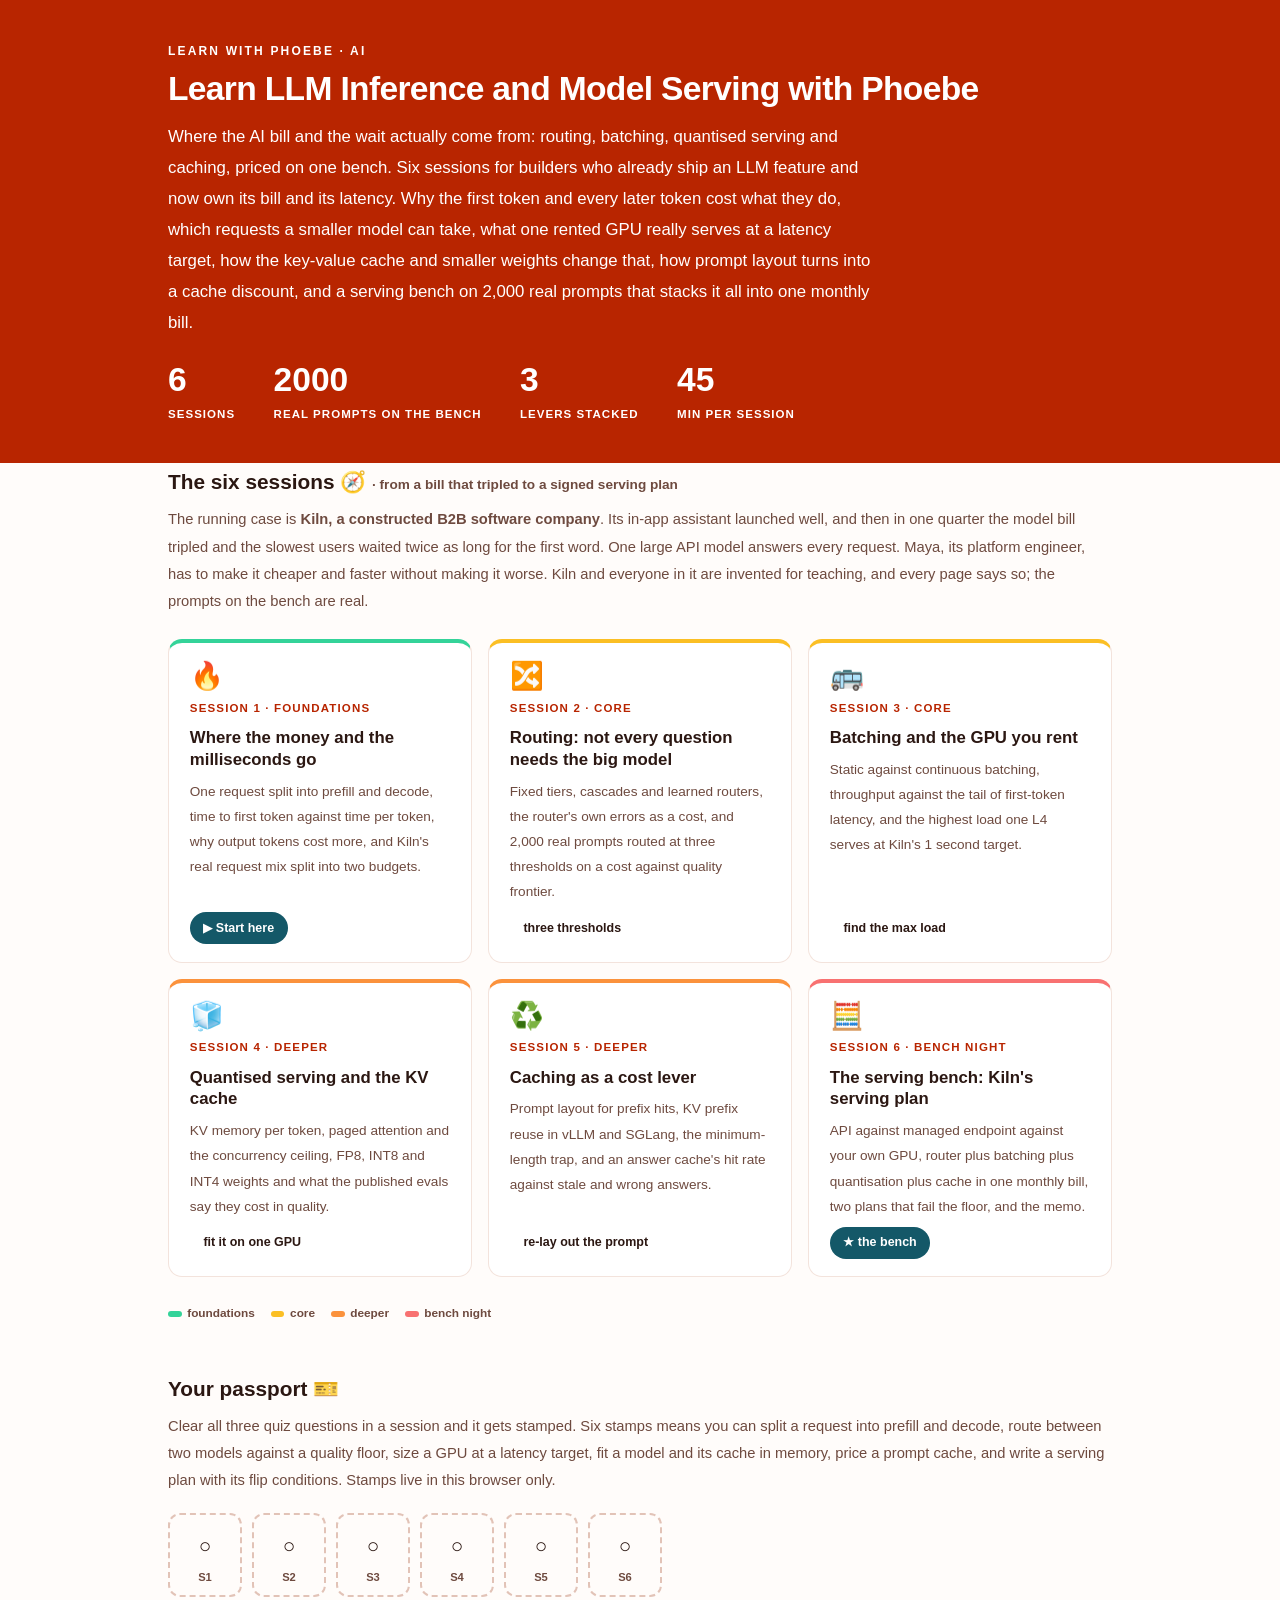
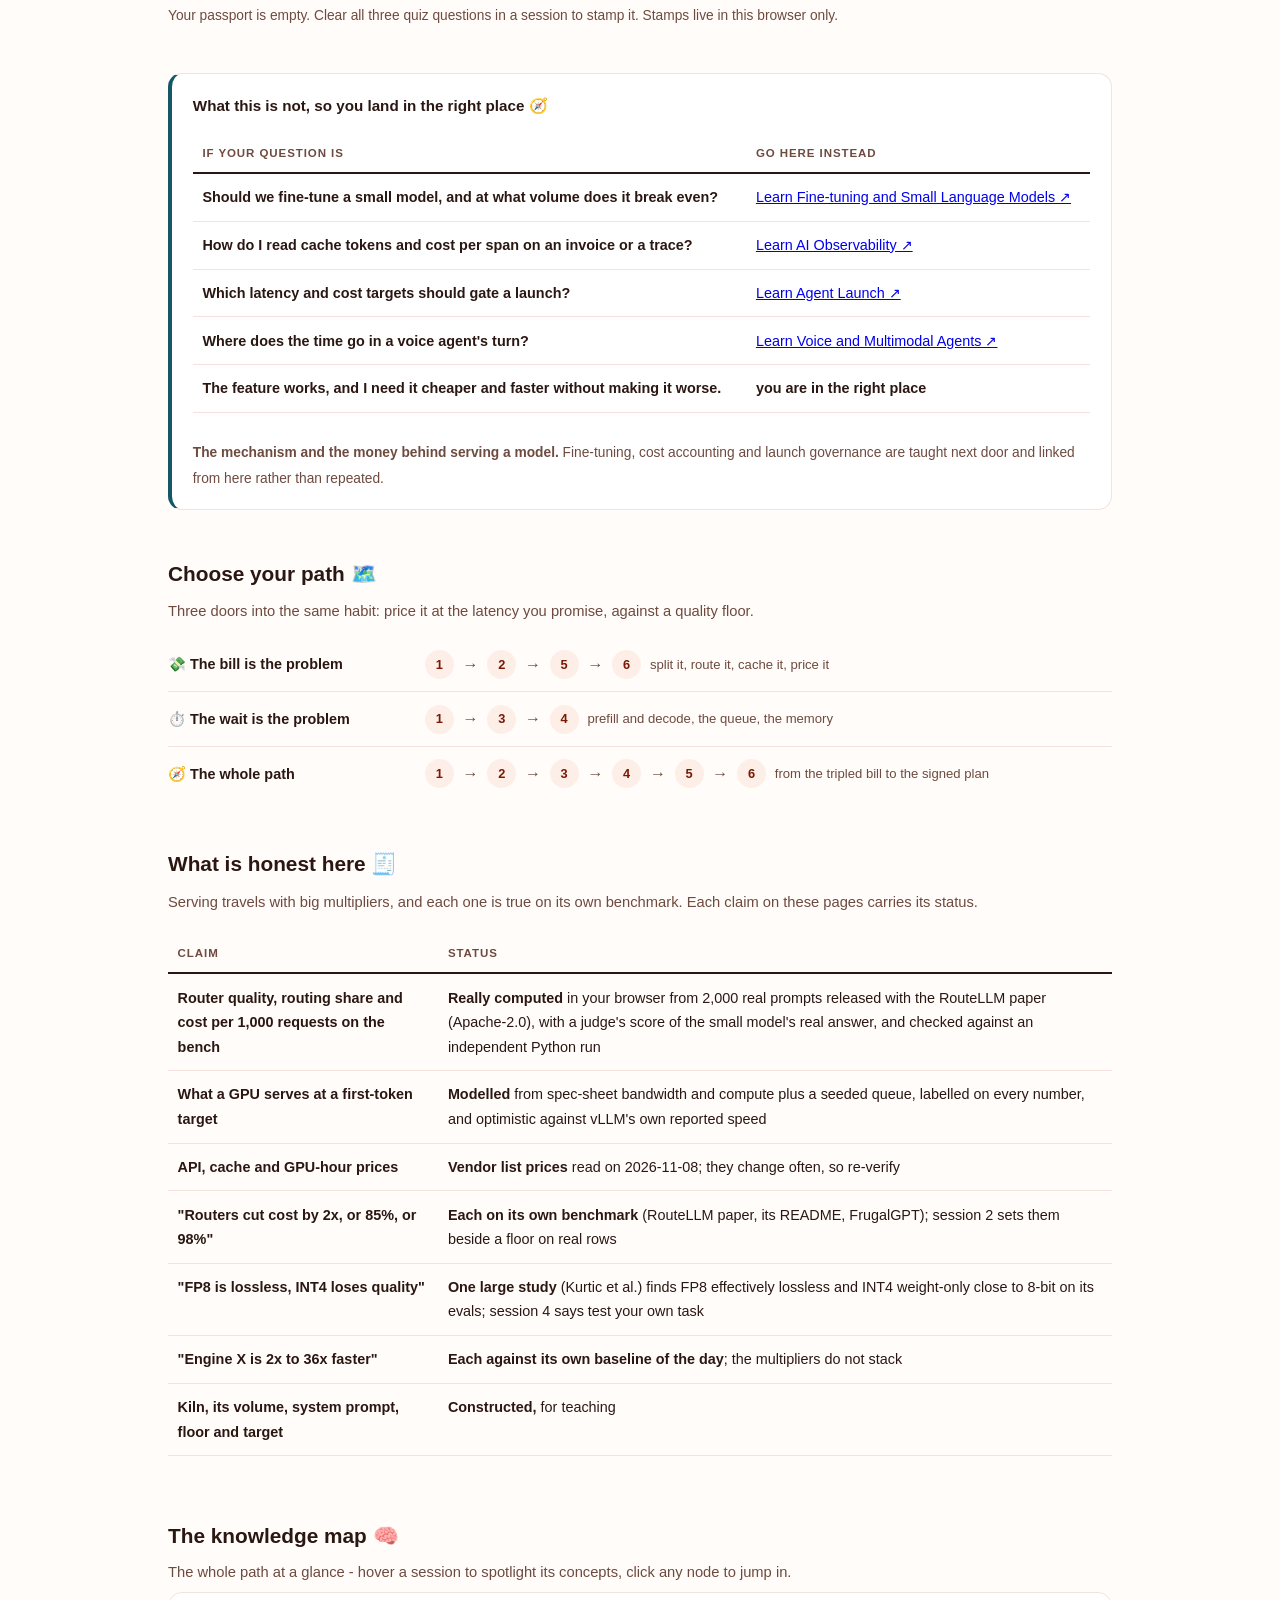
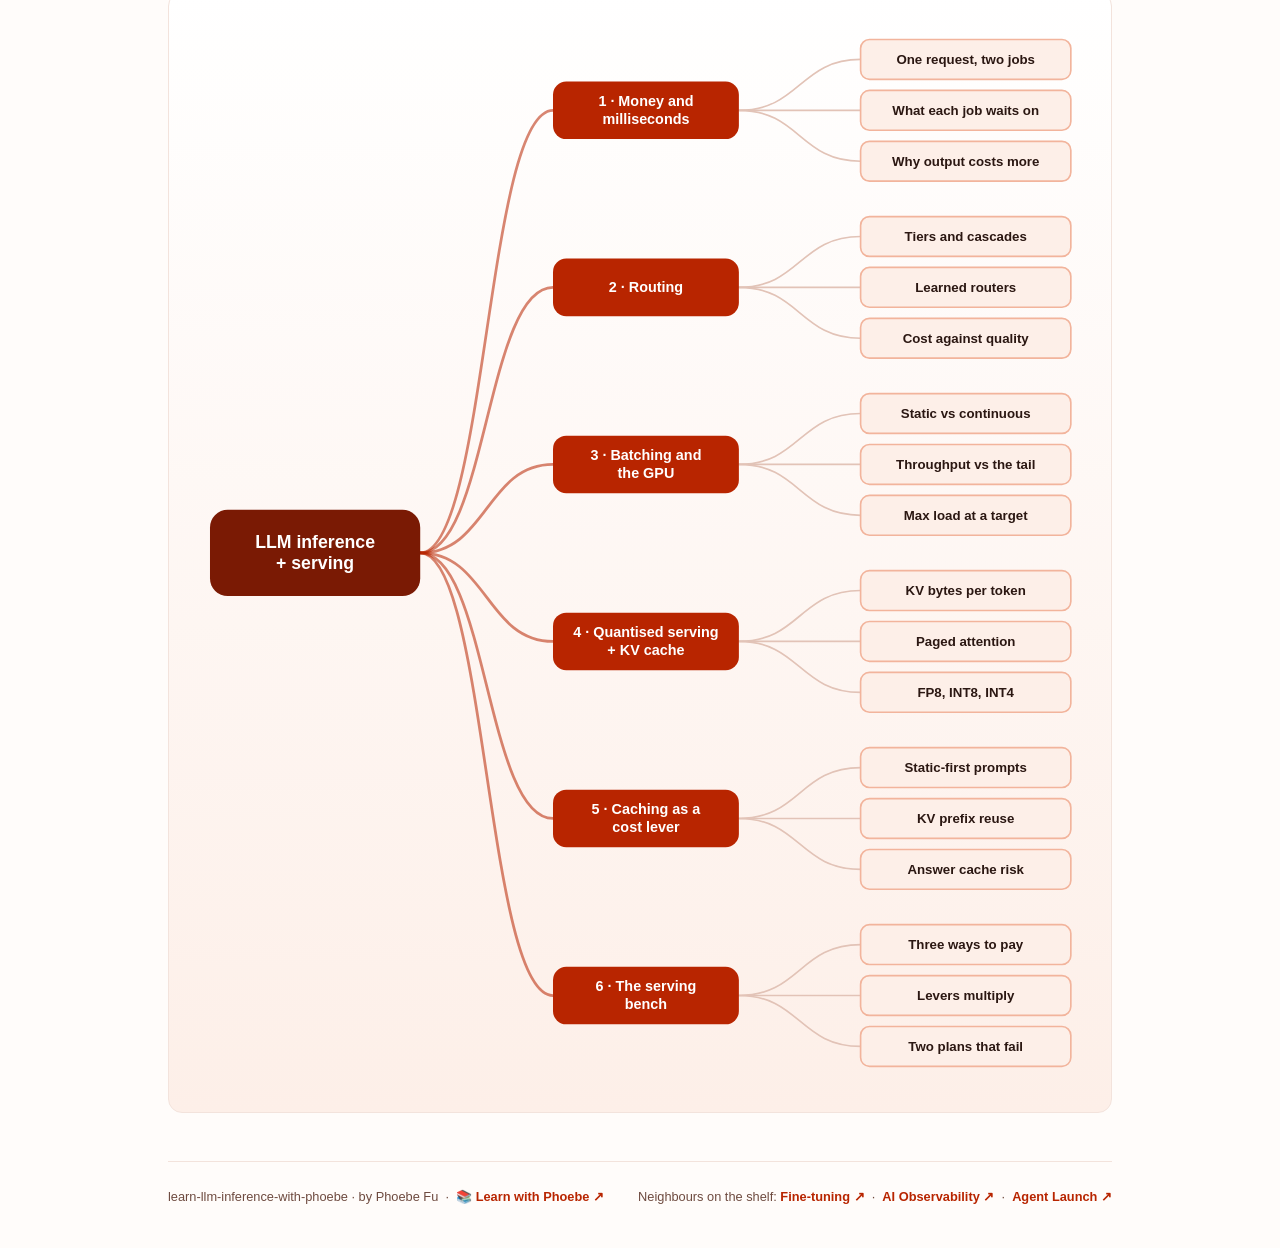
<file: index.html>
<!DOCTYPE html>
<html lang="en">
<head>
<meta charset="UTF-8">
<meta name="viewport" content="width=device-width, initial-scale=1.0">
<!-- social:start -->
<meta name="description" content="Where the AI bill and the wait actually come from: routing, batching, quantised serving and caching, priced on one bench. Six sessions for builders who ship an LLM feature and now own its bill and its latency: prefill and decode, routing between a big and a small model, continuous batching, the KV cache and quantised weights, prompt and prefix caching, and a serving bench on 2,000 real prompts. Free, by Phoebe Fu.">
<meta property="og:type" content="website">
<meta property="og:site_name" content="Learn with Phoebe">
<meta property="og:title" content="Learn LLM Inference and Model Serving with Phoebe">
<meta property="og:description" content="Where the AI bill and the wait come from: routing, batching, quantised serving and caching, priced on one bench in your browser.">
<meta property="og:url" content="https://phoebefu6.github.io/learn-llm-inference-with-phoebe/">
<meta property="og:image" content="https://phoebefu6.github.io/learn-llm-inference-with-phoebe/assets/og-cover.png">
<meta property="og:image:width" content="1200">
<meta property="og:image:height" content="630">
<meta name="twitter:card" content="summary_large_image">
<meta name="twitter:title" content="Learn LLM Inference and Model Serving with Phoebe">
<meta name="twitter:description" content="Route 2,000 real prompts, size a GPU at a latency target, price the cache, and stack them into one monthly bill.">
<meta name="twitter:image" content="https://phoebefu6.github.io/learn-llm-inference-with-phoebe/assets/og-cover.png">
<!-- social:end -->
<title>Learn LLM Inference and Model Serving with Phoebe</title>
<link rel="stylesheet" href="assets/style.css?v=1">
<style>

  .stats-row { display: flex; gap: 2.4rem; margin-top: 1.5rem; flex-wrap: wrap; }
  .stat b { display: block; font-size: 2.1rem; font-weight: 800; line-height: 1.05; font-variant-numeric: tabular-nums; }
  .stat span { font-size: .72rem; opacity: 1; text-transform: uppercase; letter-spacing: .09em; font-weight: 600; }

  .course-grid { display: grid; grid-template-columns: repeat(auto-fit, minmax(17rem, 1fr)); gap: 1rem; margin-top: 1.5rem; }
  .course-card {
    border: 1px solid var(--hairline);
    border-top: 4px solid var(--diff, var(--indigo));
    border-radius: var(--radius);
    padding: 1.2rem 1.3rem 1.1rem;
    display: flex;
    flex-direction: column;
    gap: .5rem;
    text-decoration: none;
    color: var(--ink);
    background: #fff;
    transition: box-shadow .15s ease, border-color .15s ease, transform .15s ease;
    position: relative;
  }
  .course-card:hover { border-color: var(--indigo-soft); border-top-color: var(--diff, var(--indigo)); box-shadow: 0 8px 28px rgba(var(--shadow-rgb),.16); transform: translateY(-3px); }
  .course-card .cicon { font-size: 1.7rem; line-height: 1; }
  .course-card .cnum { font-size: .72rem; font-weight: 700; color: var(--indigo); text-transform: uppercase; letter-spacing: .1em; }
  .course-card h3 { font-size: 1.05rem; font-weight: 800; line-height: 1.3; }
  .course-card p { font-size: .85rem; color: var(--muted); flex: 1; }
  .course-card .meta { display: flex; gap: .4rem; flex-wrap: wrap; }

  .diff-legend { display: flex; gap: 1rem; margin-top: 1.6rem; font-size: .74rem; color: var(--muted); font-weight: 600; flex-wrap: wrap; }
  .diff-legend i { display: inline-block; width: .85rem; height: .35rem; border-radius: 999px; margin-right: .35rem; vertical-align: middle; }

  .paths { margin-top: 2.6rem; }
  .paths h2 { font-size: 1.3rem; font-weight: 800; margin-bottom: .3rem; }
  .paths .plede { color: var(--muted); font-size: .92rem; margin-bottom: .8rem; }
  .path { display: flex; gap: .55rem; align-items: center; padding: .75rem 0; border-bottom: .5px solid var(--hairline); flex-wrap: wrap; }
  .path:last-child { border-bottom: none; }
  .path b { min-width: 15.5rem; font-size: .9rem; }
  .path .pstep { background: var(--indigo-50); color: var(--indigo-deep); border-radius: 999px; padding: .16rem .68rem; font-weight: 700; font-size: .8rem; text-decoration: none; transition: all .12s ease; }
  .path .pstep:hover { background: var(--indigo); color: #fff; }
  .path .parr { color: var(--muted); font-weight: 700; }

  .mm-section { margin-top: 1.6rem; }
  .mm-section h2 { font-size: 1.3rem; font-weight: 800; margin-bottom: .2rem; }
  .mm-section .mm-lede { color: var(--muted); font-size: .92rem; margin-bottom: .4rem; }
  .mm-wrap { border: 1px solid var(--hairline); border-radius: var(--radius); background: linear-gradient(180deg,#fff,var(--indigo-50)); padding: .6rem; overflow-x: auto; }
  .mm-svg { width: 100%; height: auto; display: block; max-width: 60rem; margin: 0 auto; min-width: 34rem; }
  .mm-link { cursor: pointer; text-decoration: none; }
  .mm-node rect { transition: opacity .15s ease, filter .15s ease; }
  .mm-node text { pointer-events: none; }
  .mm-link:hover .mm-node rect { filter: brightness(1.06); }
  .mm-edge { transition: opacity .15s ease; }

  .not-this { border: 1px solid var(--hairline); border-left: 4px solid var(--clay); border-radius: var(--radius); background: #fff; padding: 1.1rem 1.3rem; margin-top: 1.2rem; }
  .not-this h3 { font-size: .95rem; font-weight: 800; margin-bottom: .5rem; }
</style>
</head>
<body>
<header class="masthead">
  <div class="wrap">
    <div class="eyebrow">Learn with Phoebe · AI</div>
    <h1>Learn <span class="accent">LLM Inference and Model Serving</span> with Phoebe</h1>
    <p class="sub">Where the AI bill and the wait actually come from: routing, batching, quantised serving and caching, priced on one bench. Six sessions for builders who already ship an LLM feature and now own its bill and its latency. Why the first token and every later token cost what they do, which requests a smaller model can take, what one rented GPU really serves at a latency target, how the key-value cache and smaller weights change that, how prompt layout turns into a cache discount, and a serving bench on 2,000 real prompts that stacks it all into one monthly bill.</p>
    <div class="stats-row">
      <div class="stat"><b data-count="6">6</b><span>sessions</span></div>
      <div class="stat"><b data-count="2000">2,000</b><span>real prompts on the bench</span></div>
      <div class="stat"><b data-count="3">3</b><span>levers stacked</span></div>
      <div class="stat"><b data-count="45">45</b><span>min per session</span></div>
    </div>
  </div>
</header>
<main class="wrap">
  <section class="section">
    <div class="paths" style="margin-top:0">
      <h2>The six sessions 🧭 <span style="font-size:.85rem;font-weight:600;color:var(--muted)">· from a bill that tripled to a signed serving plan</span></h2>
      <p class="plede">The running case is <strong>Kiln, a constructed B2B software company</strong>. Its in-app assistant launched well, and then in one quarter the model bill tripled and the slowest users waited twice as long for the first word. One large API model answers every request. Maya, its platform engineer, has to make it cheaper and faster without making it worse. Kiln and everyone in it are invented for teaching, and every page says so; the prompts on the bench are real.</p>
    </div>
    <div class="course-grid">
      <a class="course-card" href="courses/01-where-the-money-goes.html" style="--diff:#34D399">
        <span class="cicon">🔥</span>
        <span class="cnum">Session 1 · foundations</span>
        <h3>Where the money and the milliseconds go</h3>
        <p>One request split into prefill and decode, time to first token against time per token, why output tokens cost more, and Kiln's real request mix split into two budgets.</p>
        <span class="meta"><span class="pill amber">▶ Start here</span></span>
      </a>
      <a class="course-card" href="courses/02-routing.html" style="--diff:#FBBF24">
        <span class="cicon">🔀</span>
        <span class="cnum">Session 2 · core</span>
        <h3>Routing: not every question needs the big model</h3>
        <p>Fixed tiers, cascades and learned routers, the router's own errors as a cost, and 2,000 real prompts routed at three thresholds on a cost against quality frontier.</p>
        <span class="meta"><span class="pill">three thresholds</span></span>
      </a>
      <a class="course-card" href="courses/03-batching.html" style="--diff:#FBBF24">
        <span class="cicon">🚌</span>
        <span class="cnum">Session 3 · core</span>
        <h3>Batching and the GPU you rent</h3>
        <p>Static against continuous batching, throughput against the tail of first-token latency, and the highest load one L4 serves at Kiln's 1 second target.</p>
        <span class="meta"><span class="pill">find the max load</span></span>
      </a>
      <a class="course-card" href="courses/04-quantised-serving-and-kv-cache.html" style="--diff:#FB923C">
        <span class="cicon">🧊</span>
        <span class="cnum">Session 4 · deeper</span>
        <h3>Quantised serving and the KV cache</h3>
        <p>KV memory per token, paged attention and the concurrency ceiling, FP8, INT8 and INT4 weights and what the published evals say they cost in quality.</p>
        <span class="meta"><span class="pill">fit it on one GPU</span></span>
      </a>
      <a class="course-card" href="courses/05-caching-as-a-cost-lever.html" style="--diff:#FB923C">
        <span class="cicon">♻️</span>
        <span class="cnum">Session 5 · deeper</span>
        <h3>Caching as a cost lever</h3>
        <p>Prompt layout for prefix hits, KV prefix reuse in vLLM and SGLang, the minimum-length trap, and an answer cache's hit rate against stale and wrong answers.</p>
        <span class="meta"><span class="pill">re-lay out the prompt</span></span>
      </a>
      <a class="course-card" href="courses/06-the-serving-bench.html" style="--diff:#F87171">
        <span class="cicon">🧮</span>
        <span class="cnum">Session 6 · bench night</span>
        <h3>The serving bench: Kiln's serving plan</h3>
        <p>API against managed endpoint against your own GPU, router plus batching plus quantisation plus cache in one monthly bill, two plans that fail the floor, and the memo.</p>
        <span class="meta"><span class="pill amber">★ the bench</span></span>
      </a>
    </div>
    <div class="diff-legend">
      <span><i style="background:#34D399"></i>foundations</span>
      <span><i style="background:#FBBF24"></i>core</span>
      <span><i style="background:#FB923C"></i>deeper</span>
      <span><i style="background:#F87171"></i>bench night</span>
    </div>
  </section>
  <section class="section">
    <div class="paths" style="margin-top:0">
      <h2>Your passport 🎫</h2>
      <p class="plede">Clear all three quiz questions in a session and it gets stamped. Six stamps means you can split a request into prefill and decode, route between two models against a quality floor, size a GPU at a latency target, fit a model and its cache in memory, price a prompt cache, and write a serving plan with its flip conditions. Stamps live in this browser only.</p>
    </div>
    <div class="pp-strip"></div>
  </section>
  <section class="section">
    <div class="not-this">
      <h3>What this is not, so you land in the right place 🧭</h3>
      <table class="clean">
        <tr><th>If your question is</th><th>Go here instead</th></tr>
        <tr><td>Should we fine-tune a small model, and at what volume does it break even?</td><td><a href="https://phoebefu6.github.io/learn-fine-tuning-slm-with-phoebe/">Learn Fine-tuning and Small Language Models ↗</a></td></tr>
        <tr><td>How do I read cache tokens and cost per span on an invoice or a trace?</td><td><a href="https://phoebefu6.github.io/learn-ai-observability-with-phoebe/">Learn AI Observability ↗</a></td></tr>
        <tr><td>Which latency and cost targets should gate a launch?</td><td><a href="https://phoebefu6.github.io/learn-agent-launch-with-phoebe/">Learn Agent Launch ↗</a></td></tr>
        <tr><td>Where does the time go in a voice agent's turn?</td><td><a href="https://phoebefu6.github.io/learn-voice-multimodal-agents-with-phoebe/">Learn Voice and Multimodal Agents ↗</a></td></tr>
        <tr><td><strong>The feature works, and I need it cheaper and faster without making it worse.</strong></td><td><strong>you are in the right place</strong></td></tr>
      </table>
      <p style="margin-top:.7rem;font-size:.86rem;color:var(--muted)"><strong>The mechanism and the money behind serving a model.</strong> Fine-tuning, cost accounting and launch governance are taught next door and linked from here rather than repeated.</p>
    </div>
  </section>
  <section class="section">
    <div class="paths">
      <h2>Choose your path 🗺️</h2>
      <p class="plede">Three doors into the same habit: price it at the latency you promise, against a quality floor.</p>
      <div class="path"><b>💸 The bill is the problem</b>
        <a class="pstep" href="courses/01-where-the-money-goes.html">1</a><span class="parr">→</span>
        <a class="pstep" href="courses/02-routing.html">2</a><span class="parr">→</span>
        <a class="pstep" href="courses/05-caching-as-a-cost-lever.html">5</a><span class="parr">→</span>
        <a class="pstep" href="courses/06-the-serving-bench.html">6</a>
        <span style="font-size:.82rem;color:var(--muted)">split it, route it, cache it, price it</span>
      </div>
      <div class="path"><b>⏱️ The wait is the problem</b>
        <a class="pstep" href="courses/01-where-the-money-goes.html">1</a><span class="parr">→</span>
        <a class="pstep" href="courses/03-batching.html">3</a><span class="parr">→</span>
        <a class="pstep" href="courses/04-quantised-serving-and-kv-cache.html">4</a>
        <span style="font-size:.82rem;color:var(--muted)">prefill and decode, the queue, the memory</span>
      </div>
      <div class="path"><b>🧭 The whole path</b>
        <a class="pstep" href="courses/01-where-the-money-goes.html">1</a><span class="parr">→</span>
        <a class="pstep" href="courses/02-routing.html">2</a><span class="parr">→</span>
        <a class="pstep" href="courses/03-batching.html">3</a><span class="parr">→</span>
        <a class="pstep" href="courses/04-quantised-serving-and-kv-cache.html">4</a><span class="parr">→</span>
        <a class="pstep" href="courses/05-caching-as-a-cost-lever.html">5</a><span class="parr">→</span>
        <a class="pstep" href="courses/06-the-serving-bench.html">6</a>
        <span style="font-size:.82rem;color:var(--muted)">from the tripled bill to the signed plan</span>
      </div>
    </div>
  </section>
  <section class="section">
    <div class="paths" style="margin-top:0">
      <h2>What is honest here 🧾</h2>
      <p class="plede">Serving travels with big multipliers, and each one is true on its own benchmark. Each claim on these pages carries its status.</p>
    </div>
    <table class="clean">
      <tr><th>Claim</th><th>Status</th></tr>
      <tr><td>Router quality, routing share and cost per 1,000 requests on the bench</td><td><strong>Really computed</strong> in your browser from 2,000 real prompts released with the RouteLLM paper (Apache-2.0), with a judge's score of the small model's real answer, and checked against an independent Python run</td></tr>
      <tr><td>What a GPU serves at a first-token target</td><td><strong>Modelled</strong> from spec-sheet bandwidth and compute plus a seeded queue, labelled on every number, and optimistic against vLLM's own reported speed</td></tr>
      <tr><td>API, cache and GPU-hour prices</td><td><strong>Vendor list prices</strong> read on 2026-11-08; they change often, so re-verify</td></tr>
      <tr><td>"Routers cut cost by 2x, or 85%, or 98%"</td><td><strong>Each on its own benchmark</strong> (RouteLLM paper, its README, FrugalGPT); session 2 sets them beside a floor on real rows</td></tr>
      <tr><td>"FP8 is lossless, INT4 loses quality"</td><td><strong>One large study</strong> (Kurtic et al.) finds FP8 effectively lossless and INT4 weight-only close to 8-bit on its evals; session 4 says test your own task</td></tr>
      <tr><td>"Engine X is 2x to 36x faster"</td><td><strong>Each against its own baseline of the day</strong>; the multipliers do not stack</td></tr>
      <tr><td>Kiln, its volume, system prompt, floor and target</td><td><strong>Constructed,</strong> for teaching</td></tr>
    </table>
  </section>
  <section class="section mm-section">
    <h2>The knowledge map 🧠</h2>
    <p class="mm-lede">The whole path at a glance - hover a session to spotlight its concepts, click any node to jump in.</p>
    <div class="mm-wrap"><div id="mindmap"></div></div>
  </section>
  <footer class="pagefoot">
    <span>learn-llm-inference-with-phoebe · by Phoebe Fu &nbsp;·&nbsp; 📚 <a href="https://phoebefu6.github.io/learn-with-phoebe/">Learn with Phoebe ↗</a></span>
    <span>Neighbours on the shelf: <a href="https://phoebefu6.github.io/learn-fine-tuning-slm-with-phoebe/">Fine-tuning ↗</a> &nbsp;·&nbsp; <a href="https://phoebefu6.github.io/learn-ai-observability-with-phoebe/">AI Observability ↗</a> &nbsp;·&nbsp; <a href="https://phoebefu6.github.io/learn-agent-launch-with-phoebe/">Agent Launch ↗</a></span>
  </footer>
</main>
<script>
window.MINDMAP_DATA = {
 "title": "LLM inference\n+ serving",
 "centerColor": "#7A1A04",
 "sessions": [
  {
   "label": "Money and\nmilliseconds",
   "href": "courses/01-where-the-money-goes.html",
   "color": "#34D399",
   "concepts": [
    {
     "label": "One request, two jobs",
     "href": "courses/01-where-the-money-goes.html"
    },
    {
     "label": "What each job waits on",
     "href": "courses/01-where-the-money-goes.html"
    },
    {
     "label": "Why output costs more",
     "href": "courses/01-where-the-money-goes.html"
    }
   ]
  },
  {
   "label": "Routing",
   "href": "courses/02-routing.html",
   "color": "#FBBF24",
   "concepts": [
    {
     "label": "Tiers and cascades",
     "href": "courses/02-routing.html"
    },
    {
     "label": "Learned routers",
     "href": "courses/02-routing.html"
    },
    {
     "label": "Cost against quality",
     "href": "courses/02-routing.html"
    }
   ]
  },
  {
   "label": "Batching and\nthe GPU",
   "href": "courses/03-batching.html",
   "color": "#FBBF24",
   "concepts": [
    {
     "label": "Static vs continuous",
     "href": "courses/03-batching.html"
    },
    {
     "label": "Throughput vs the tail",
     "href": "courses/03-batching.html"
    },
    {
     "label": "Max load at a target",
     "href": "courses/03-batching.html"
    }
   ]
  },
  {
   "label": "Quantised serving\n+ KV cache",
   "href": "courses/04-quantised-serving-and-kv-cache.html",
   "color": "#FB923C",
   "concepts": [
    {
     "label": "KV bytes per token",
     "href": "courses/04-quantised-serving-and-kv-cache.html"
    },
    {
     "label": "Paged attention",
     "href": "courses/04-quantised-serving-and-kv-cache.html"
    },
    {
     "label": "FP8, INT8, INT4",
     "href": "courses/04-quantised-serving-and-kv-cache.html"
    }
   ]
  },
  {
   "label": "Caching as a\ncost lever",
   "href": "courses/05-caching-as-a-cost-lever.html",
   "color": "#FB923C",
   "concepts": [
    {
     "label": "Static-first prompts",
     "href": "courses/05-caching-as-a-cost-lever.html"
    },
    {
     "label": "KV prefix reuse",
     "href": "courses/05-caching-as-a-cost-lever.html"
    },
    {
     "label": "Answer cache risk",
     "href": "courses/05-caching-as-a-cost-lever.html"
    }
   ]
  },
  {
   "label": "The serving\nbench",
   "href": "courses/06-the-serving-bench.html",
   "color": "#F87171",
   "concepts": [
    {
     "label": "Three ways to pay",
     "href": "courses/06-the-serving-bench.html"
    },
    {
     "label": "Levers multiply",
     "href": "courses/06-the-serving-bench.html"
    },
    {
     "label": "Two plans that fail",
     "href": "courses/06-the-serving-bench.html"
    }
   ]
  }
 ]
};
</script>
<script src="assets/mindmap.js?v=1"></script>
<script src="assets/app.js?v=1"></script>
</body>
</html>
</file>
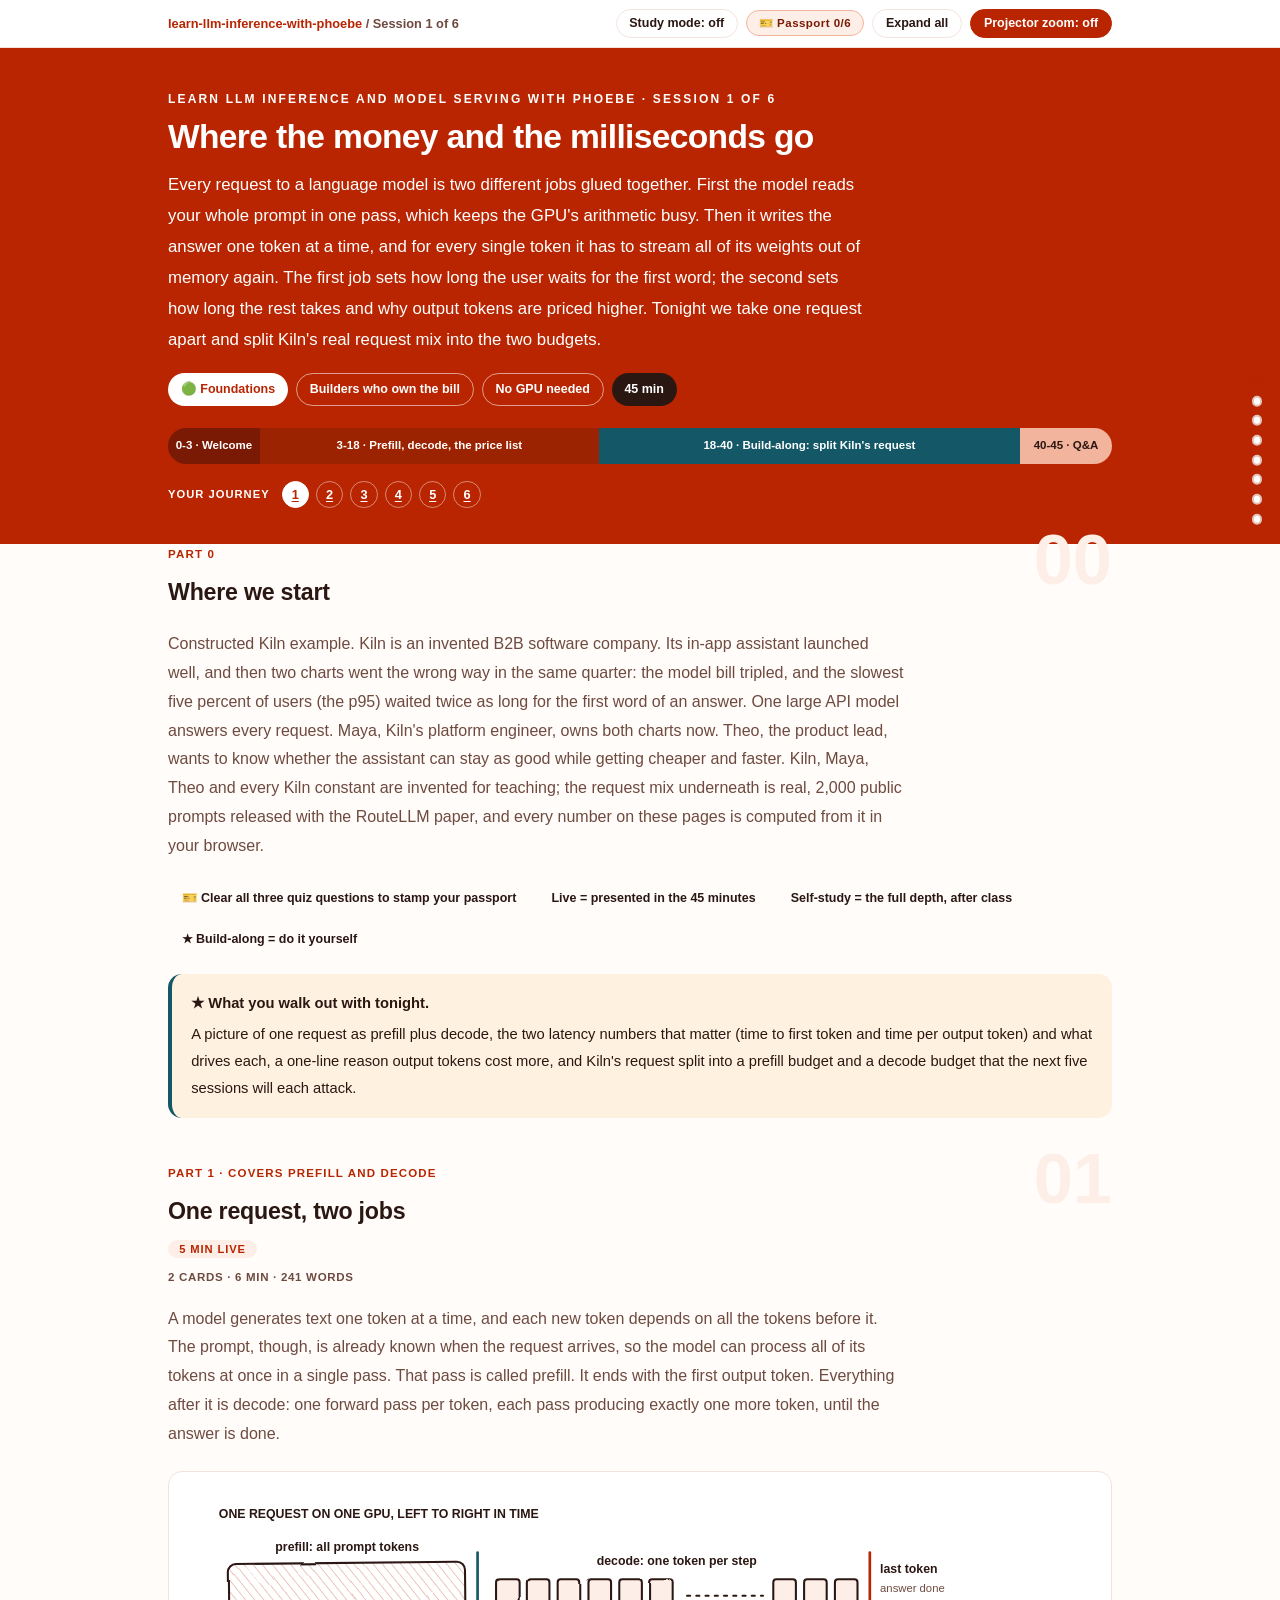
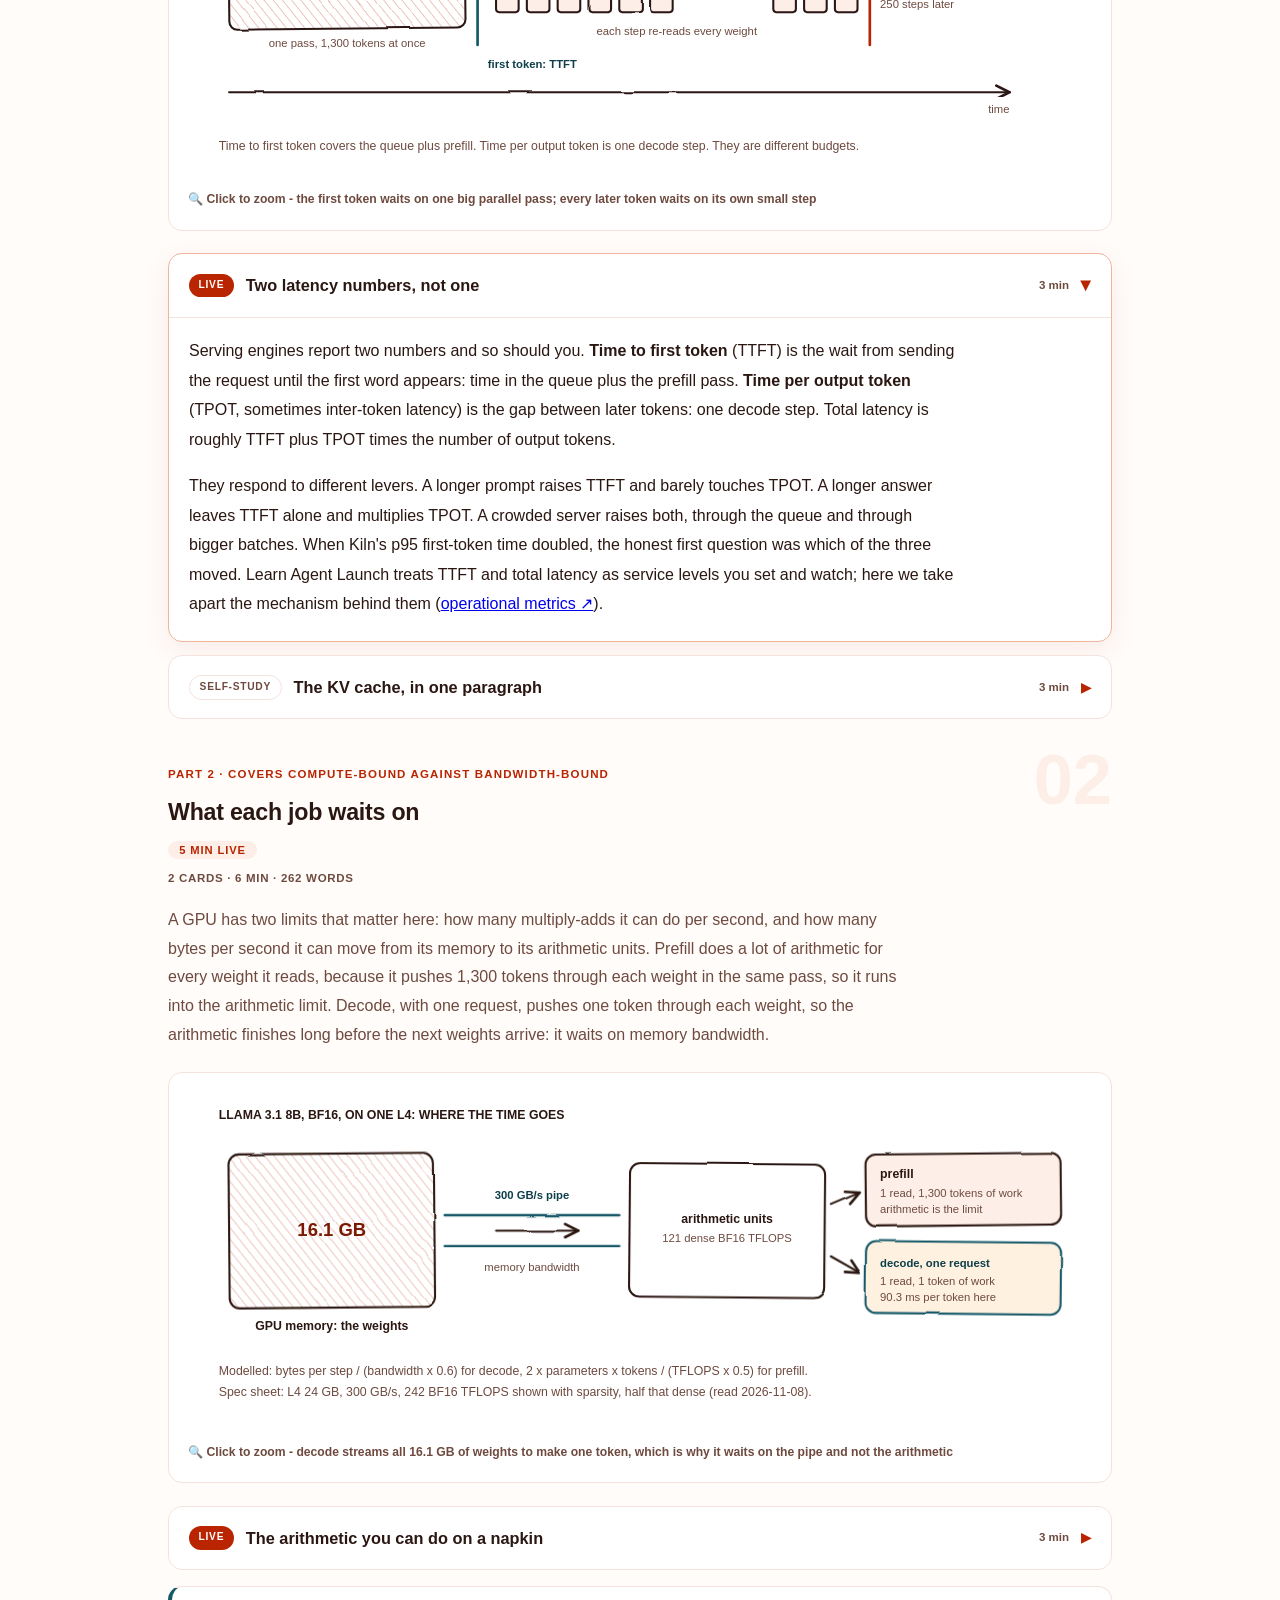
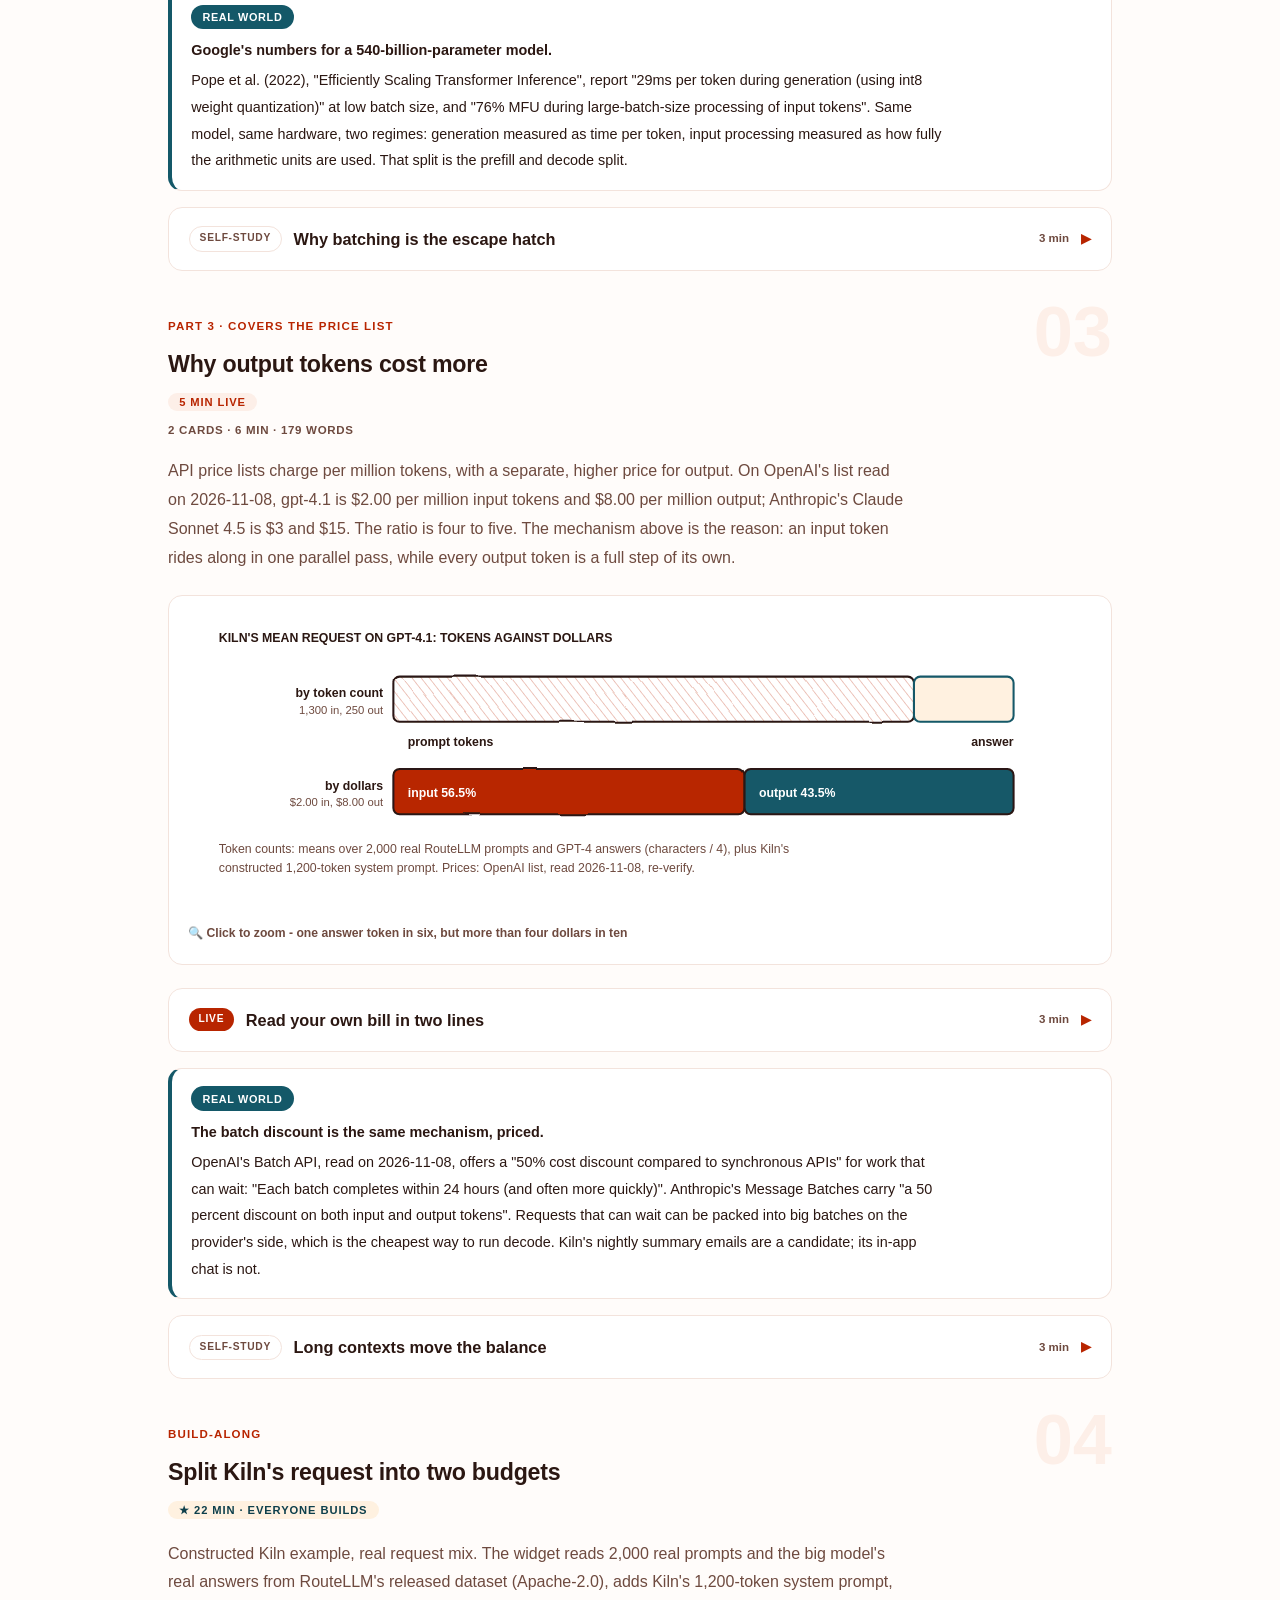
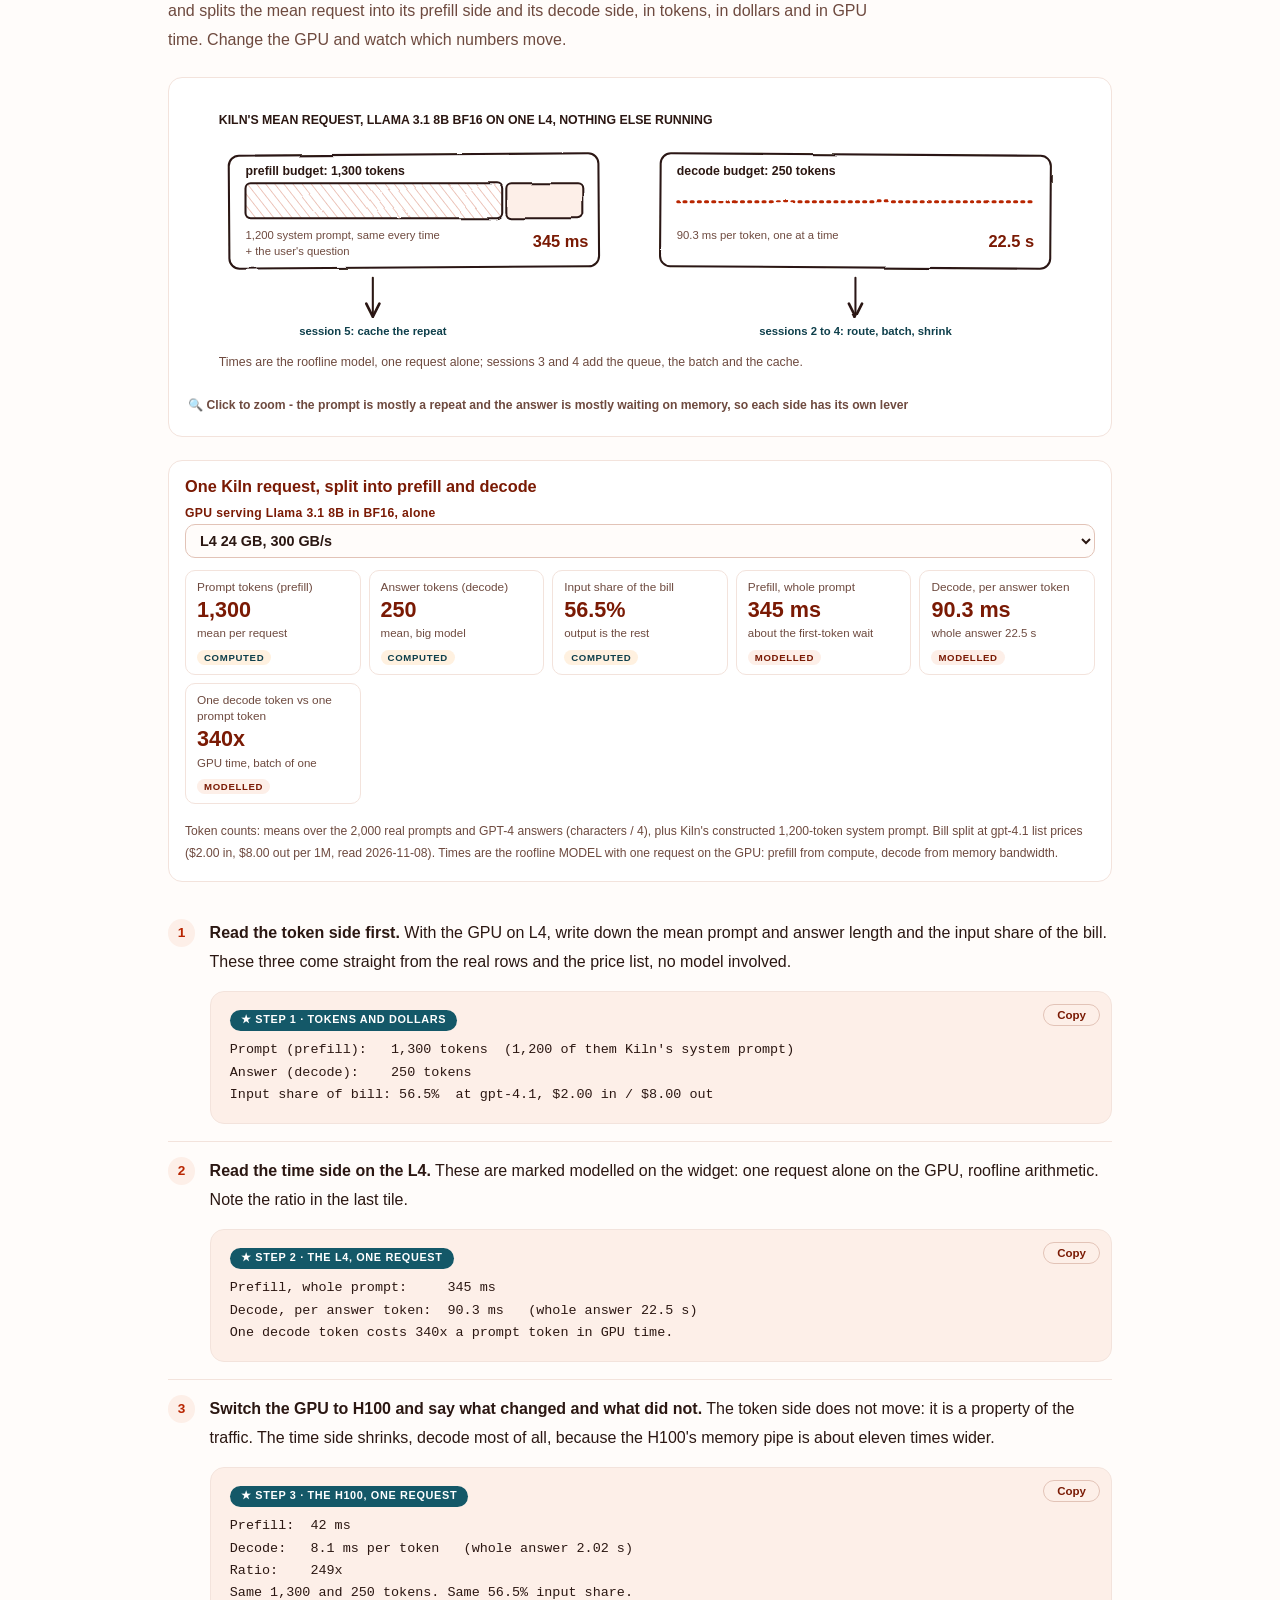
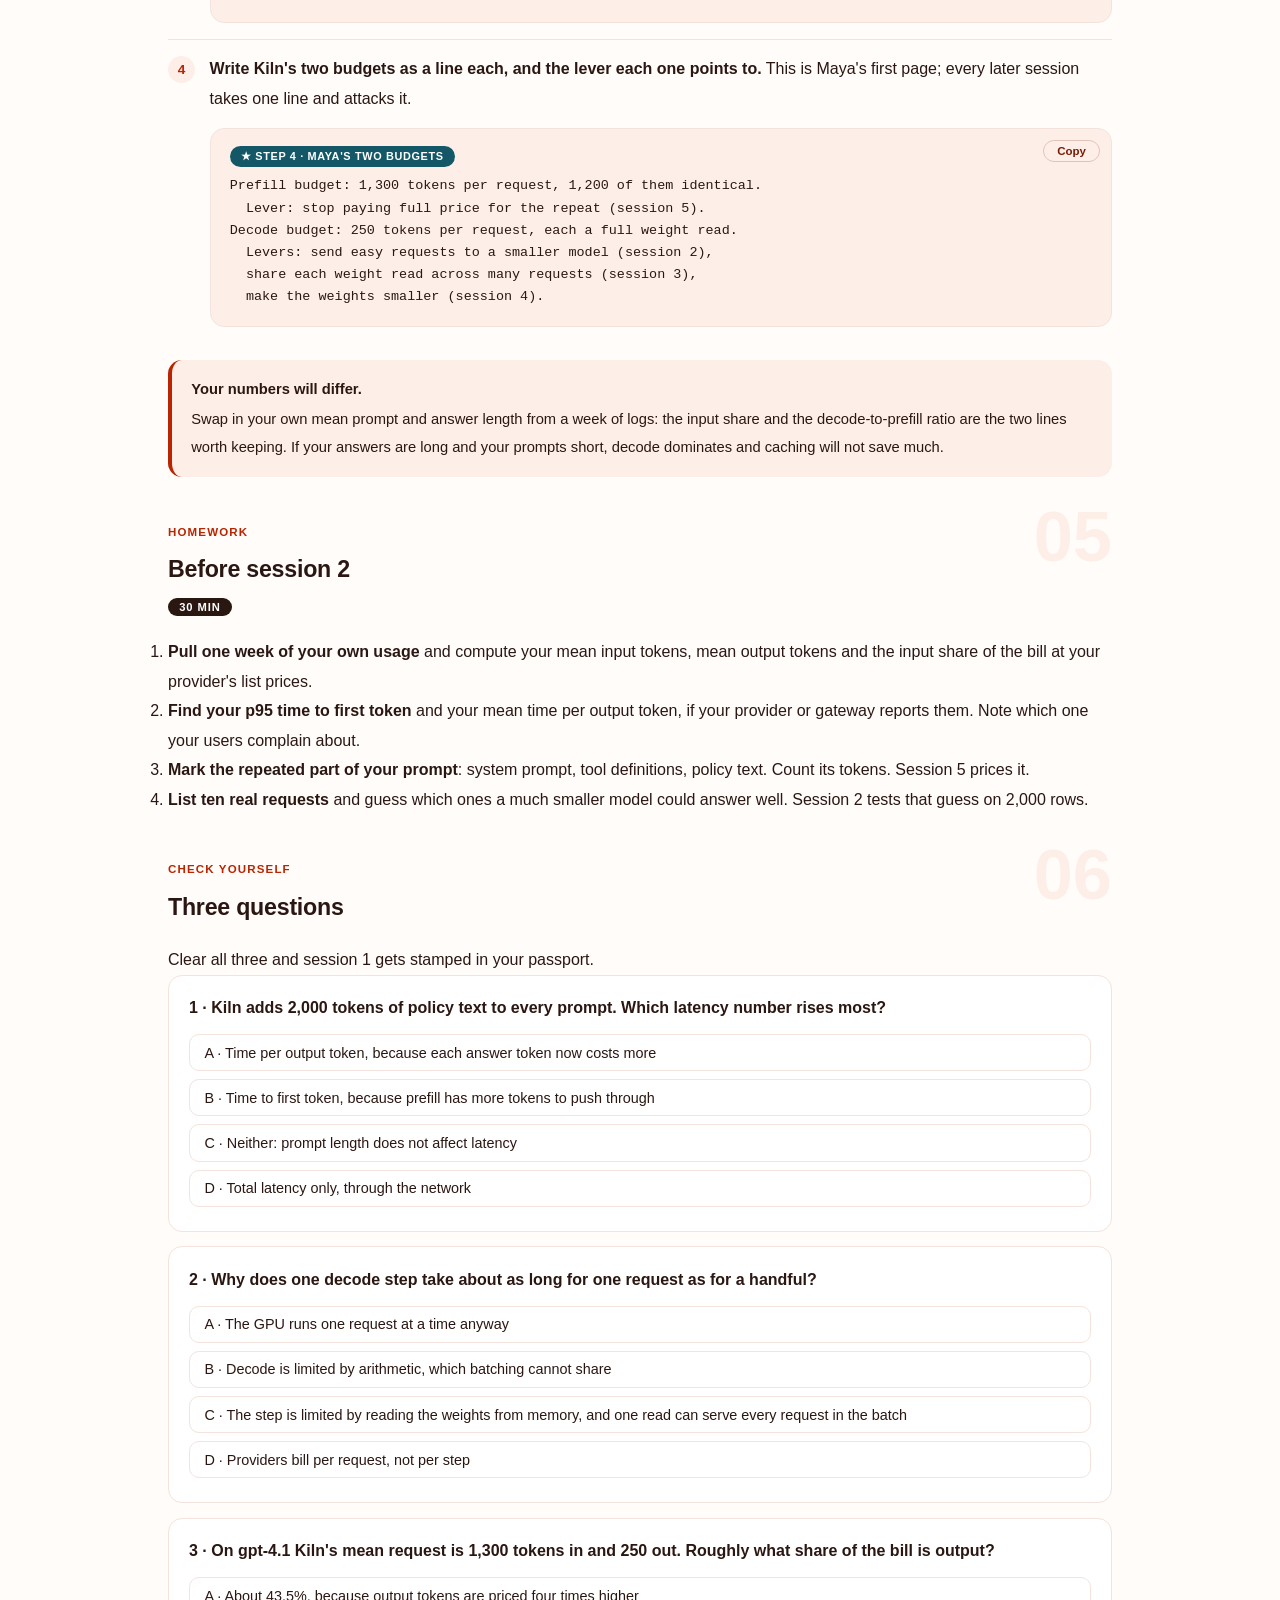
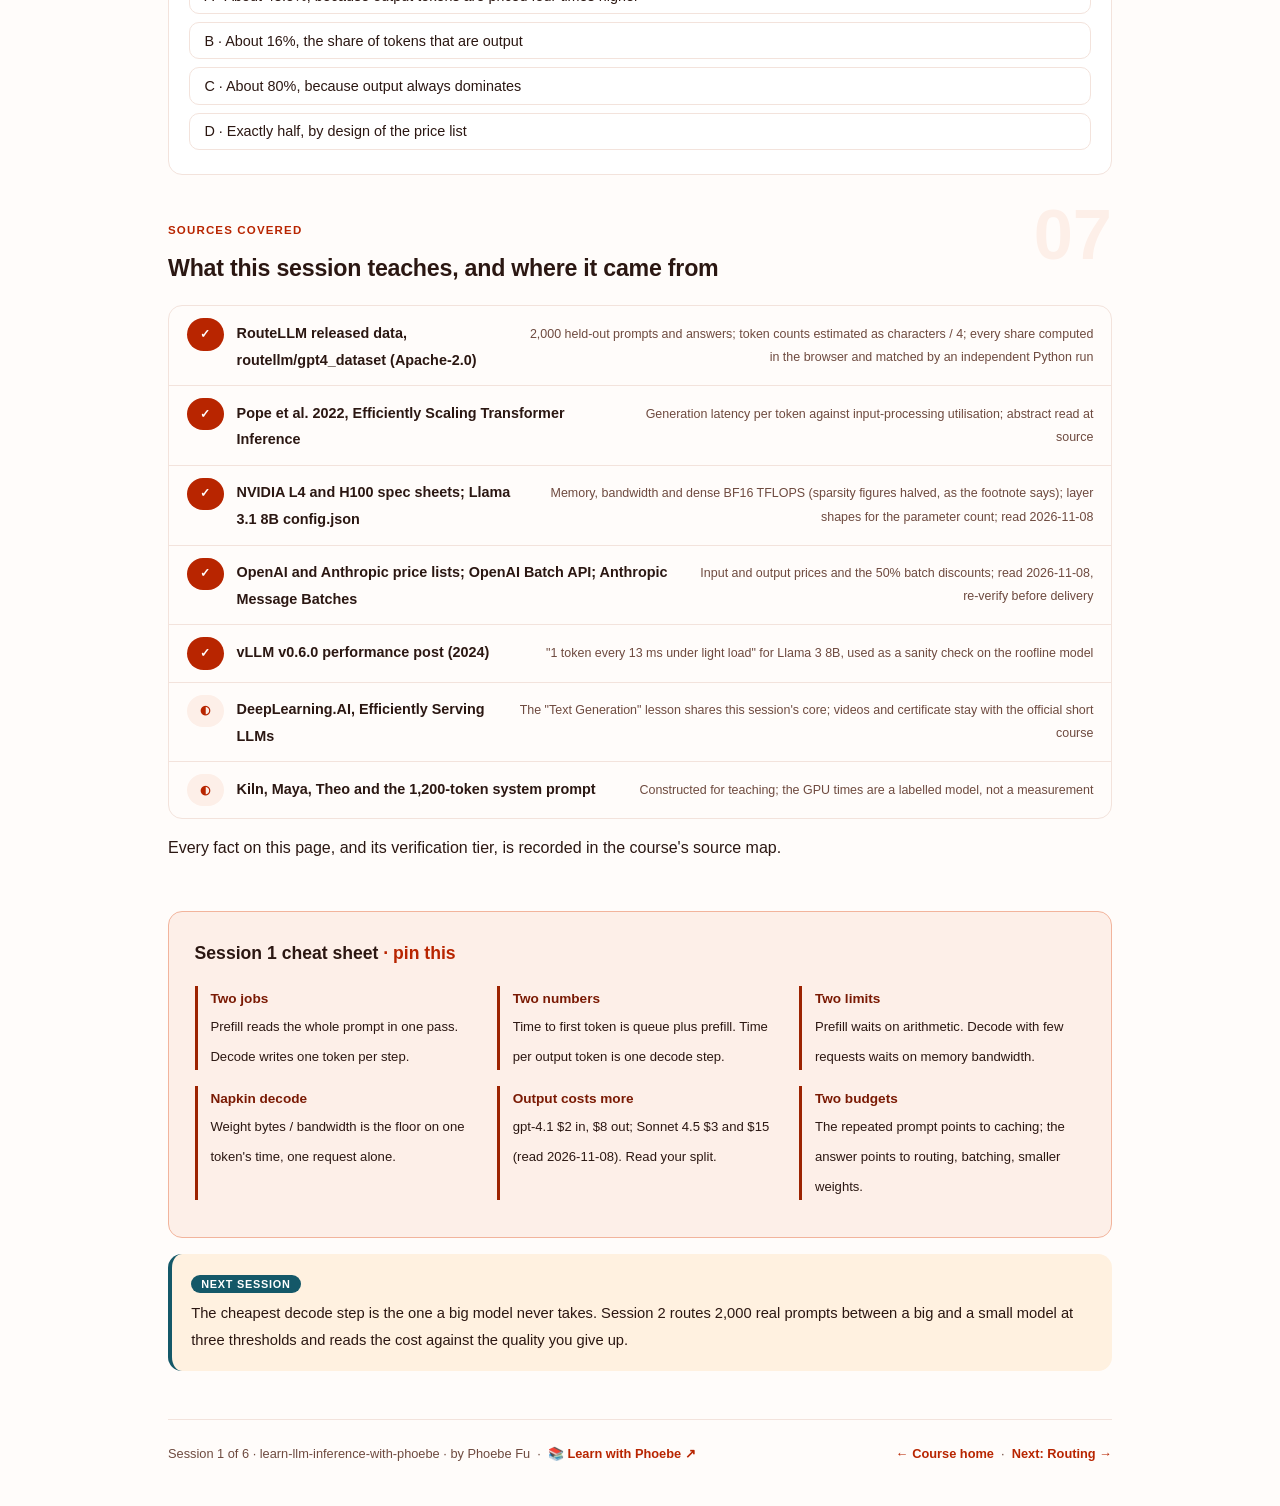
<file: courses/01-where-the-money-goes.html>
<!DOCTYPE html>
<html lang="en">
<head>
<meta charset="UTF-8">
<meta name="viewport" content="width=device-width, initial-scale=1.0">
<!-- social:start -->
<meta name="description" content="Session 1 of 6. A request is two jobs: prefill reads the whole prompt in one pass and is limited by compute; decode writes one token per step and every step re-reads the model's weights, so it is limited by memory bandwidth. Why the first token and the last token cost what they do, why output tokens are priced higher, and Kiln's real request mix split into a prefill and decode budget.">
<meta property="og:type" content="article">
<meta property="og:site_name" content="Learn with Phoebe">
<meta property="og:title" content="Where the money and the milliseconds go - learn llm inference with phoebe">
<meta property="og:description" content="Session 1 of 6. Prefill against decode, time to first token against time per token, and why output tokens cost more.">
<meta property="og:url" content="https://phoebefu6.github.io/learn-llm-inference-with-phoebe/courses/01-where-the-money-goes.html">
<meta property="og:image" content="https://phoebefu6.github.io/learn-llm-inference-with-phoebe/assets/og-cover.png">
<meta property="og:image:width" content="1200">
<meta property="og:image:height" content="630">
<meta name="twitter:card" content="summary_large_image">
<meta name="twitter:title" content="Where the money and the milliseconds go - learn llm inference with phoebe">
<meta name="twitter:description" content="Session 1 of 6. A request split into prefill and decode, on Kiln's real request mix, in your browser.">
<meta name="twitter:image" content="https://phoebefu6.github.io/learn-llm-inference-with-phoebe/assets/og-cover.png">
<!-- social:end -->
<title>Session 1 · Where the money and the milliseconds go - learn llm inference with phoebe</title>
<link rel="stylesheet" href="../assets/style.css?v=1">
</head>
<body>

<div class="toolbar">
  <div class="wrap">
    <span class="crumb"><a href="../index.html">learn-llm-inference-with-phoebe</a> / Session 1 of 6</span>
    <button class="btn" id="toggle-all" type="button">Expand all</button>
    <button class="btn primary" id="zoom-toggle" type="button">Projector zoom: off</button>
  </div>
</div>

<header class="masthead">
  <div class="wrap">
    <div class="eyebrow">Learn LLM Inference and Model Serving with Phoebe · Session 1 of 6</div>
    <h1>Where the money and the <span class="accent">milliseconds</span> go</h1>
    <p class="sub">Every request to a language model is two different jobs glued together. First the model reads your whole prompt in one pass, which keeps the GPU's arithmetic busy. Then it writes the answer one token at a time, and for every single token it has to stream all of its weights out of memory again. The first job sets how long the user waits for the first word; the second sets how long the rest takes and why output tokens are priced higher. Tonight we take one request apart and split Kiln's real request mix into the two budgets.</p>
    <div class="chip-row">
      <span class="chip level">🟢 Foundations</span>
      <span class="chip audience">Builders who own the bill</span>
      <span class="chip audience">No GPU needed</span>
      <span class="chip time">45 min</span>
    </div>
    <div class="agenda">
      <span class="a1" style="flex:1">0-3 · Welcome</span>
      <span class="a2" style="flex:4">3-18 · Prefill, decode, the price list</span>
      <span class="a3" style="flex:5">18-40 · Build-along: split Kiln's request</span>
      <span class="a4" style="flex:1">40-45 · Q&amp;A</span>
    </div>
  </div>
</header>

<main class="wrap">

  <section class="section" id="intro">
    <div class="section-kicker">
      <span class="klabel">Part 0</span>
      <h2>Where we start</h2>
    </div>
    <p class="lede">Constructed Kiln example. Kiln is an invented B2B software company. Its in-app assistant launched well, and then two charts went the wrong way in the same quarter: the model bill tripled, and the slowest five percent of users (the p95) waited twice as long for the first word of an answer. One large API model answers every request. Maya, Kiln's platform engineer, owns both charts now. Theo, the product lead, wants to know whether the assistant can stay as good while getting cheaper and faster. Kiln, Maya, Theo and every Kiln constant are invented for teaching; the request mix underneath is real, 2,000 public prompts released with the RouteLLM paper, and every number on these pages is computed from it in your browser.</p>

    <div class="legend">
      <span class="pill">🎫 Clear all three quiz questions to stamp your passport</span>
      <span class="pill">Live = presented in the 45 minutes</span>
      <span class="pill">Self-study = the full depth, after class</span>
      <span class="pill">★ Build-along = do it yourself</span>
    </div>

    <div class="callout win">
      <p><strong>★ What you walk out with tonight.</strong> A picture of one request as prefill plus decode, the two latency numbers that matter (time to first token and time per output token) and what drives each, a one-line reason output tokens cost more, and Kiln's request split into a prefill budget and a decode budget that the next five sessions will each attack.</p>
    </div>
  </section>

  <section class="section" id="part-1">
    <div class="section-kicker">
      <span class="klabel">Part 1 · covers prefill and decode</span>
      <h2>One request, two jobs</h2>
      <span class="tag concept">5 min live</span>
    </div>
    <p class="lede">A model generates text one token at a time, and each new token depends on all the tokens before it. The prompt, though, is already known when the request arrives, so the model can process all of its tokens at once in a single pass. That pass is called prefill. It ends with the first output token. Everything after it is decode: one forward pass per token, each pass producing exactly one more token, until the answer is done.</p>

    <figure class="zoomable">
      <svg viewBox="0 0 880 280" xmlns="http://www.w3.org/2000/svg" role="img" aria-label="Timeline of one request. A single wide prefill block processes all 1,300 prompt tokens at once and ends at the first token, which marks time to first token. It is followed by a long row of small decode steps, one per output token, 250 steps for a typical Kiln answer. Each decode step reads all the model's weights from memory again.">
        <defs>
          <filter id="p1aSk" x="-3%" y="-3%" width="106%" height="106%"><feTurbulence type="fractalNoise" baseFrequency="0.02" numOctaves="2" seed="11" result="n"/><feDisplacementMap in="SourceGraphic" in2="n" scale="2.4" xChannelSelector="R" yChannelSelector="G"/></filter>
          <pattern id="p1aHc" patternUnits="userSpaceOnUse" width="7" height="7" patternTransform="rotate(-38)"><line x1="0" y1="0" x2="0" y2="7" stroke="#B82500" stroke-width="1" opacity=".5"/></pattern>
          <marker id="p1aAr" viewBox="0 0 10 10" refX="9" refY="5" markerWidth="8" markerHeight="8" orient="auto"><path d="M1 1 L9 5 L1 9" fill="none" stroke="#2B1712" stroke-width="1.6" stroke-linecap="round"/></marker>
        </defs>
        <style>
          .p1aH { font: 800 12px Inter, sans-serif; fill: #2B1712; }
          .p1aL { font: 600 12px Inter, sans-serif; fill: #2B1712; }
          .p1aS { font: 400 11px Inter, sans-serif; fill: #6E4A3F; }
          .p1aB { font: 800 11px Inter, sans-serif; fill: #0E3F4B; }
          .p1aN { font: 400 12px Inter, sans-serif; fill: #6E4A3F; }
        </style>

        <text class="p1aH" x="30" y="26">ONE REQUEST ON ONE GPU, LEFT TO RIGHT IN TIME</text>

        <g filter="url(#p1aSk)" fill="none" stroke="#2B1712" stroke-width="2" stroke-linecap="round" stroke-linejoin="round">
          <rect x="40" y="70" width="230" height="64" rx="8" transform="rotate(-0.6 155 102)" fill="url(#p1aHc)"/>
          <path d="M282 60 L282 150" stroke="#145868" stroke-width="2.6"/>
          <rect x="300" y="86" width="22" height="32" rx="3" fill="#FDEFE8"/>
          <rect x="330" y="86" width="22" height="32" rx="3" fill="#FDEFE8"/>
          <rect x="360" y="86" width="22" height="32" rx="3" fill="#FDEFE8"/>
          <rect x="390" y="86" width="22" height="32" rx="3" fill="#FDEFE8"/>
          <rect x="420" y="86" width="22" height="32" rx="3" fill="#FDEFE8"/>
          <rect x="450" y="86" width="22" height="32" rx="3" fill="#FDEFE8"/>
          <path d="M486 102 L560 102" stroke-dasharray="3 6"/>
          <rect x="570" y="86" width="22" height="32" rx="3" fill="#FDEFE8"/>
          <rect x="600" y="86" width="22" height="32" rx="3" fill="#FDEFE8"/>
          <rect x="630" y="86" width="22" height="32" rx="3" fill="#FDEFE8"/>
          <path d="M664 60 L664 150" stroke="#B82500" stroke-width="2.6"/>
          <path d="M40 196 L800 196" marker-end="url(#p1aAr)"/>
        </g>

        <text class="p1aL" x="155" y="58" text-anchor="middle">prefill: all prompt tokens</text>
        <text class="p1aS" x="155" y="152" text-anchor="middle">one pass, 1,300 tokens at once</text>
        <text class="p1aB" x="292" y="172">first token: TTFT</text>
        <text class="p1aL" x="476" y="72" text-anchor="middle">decode: one token per step</text>
        <text class="p1aS" x="476" y="140" text-anchor="middle">each step re-reads every weight</text>
        <text class="p1aL" x="674" y="80">last token</text>
        <text class="p1aS" x="674" y="98">answer done</text>
        <text class="p1aS" x="674" y="114">250 steps later</text>
        <text class="p1aS" x="800" y="216" text-anchor="end">time</text>

        <text class="p1aN" x="30" y="252">Time to first token covers the queue plus prefill. Time per output token is one decode step. They are different budgets.</text>
      </svg>
      <figcaption>🔍 Click to zoom - the first token waits on one big parallel pass; every later token waits on its own small step</figcaption>
    </figure>

    <details class="card" open>
      <summary><span class="mode live">Live</span>Two latency numbers, not one<span class="mini">3 min</span><span class="caret">▶</span></summary>
      <div class="body">
        <p>Serving engines report two numbers and so should you. <strong>Time to first token</strong> (TTFT) is the wait from sending the request until the first word appears: time in the queue plus the prefill pass. <strong>Time per output token</strong> (TPOT, sometimes inter-token latency) is the gap between later tokens: one decode step. Total latency is roughly TTFT plus TPOT times the number of output tokens.</p>
        <p>They respond to different levers. A longer prompt raises TTFT and barely touches TPOT. A longer answer leaves TTFT alone and multiplies TPOT. A crowded server raises both, through the queue and through bigger batches. When Kiln's p95 first-token time doubled, the honest first question was which of the three moved. Learn Agent Launch treats TTFT and total latency as service levels you set and watch; here we take apart the mechanism behind them (<a href="https://phoebefu6.github.io/learn-agent-launch-with-phoebe/courses/b3-operational-metrics.html">operational metrics ↗</a>).</p>
      </div>
    </details>

    <details class="card">
      <summary><span class="mode self">Self-study</span>The KV cache, in one paragraph<span class="mini">3 min</span><span class="caret">▶</span></summary>
      <div class="body">
        <p>Why can decode produce one token per step without re-reading the whole prompt each time? Because prefill saves, for every prompt token and every layer, two vectors called the key and the value. Each decode step adds one more key and value per layer and attends over all the saved ones. That saved store is the KV cache. It is what makes decode cheap in arithmetic, and it is also what fills GPU memory as requests and answers grow. Session 4 measures it in bytes per token and shows how it caps the number of requests one GPU can hold.</p>
      </div>
    </details>
  </section>

  <section class="section" id="part-2">
    <div class="section-kicker">
      <span class="klabel">Part 2 · covers compute-bound against bandwidth-bound</span>
      <h2>What each job waits on</h2>
      <span class="tag concept">5 min live</span>
    </div>
    <p class="lede">A GPU has two limits that matter here: how many multiply-adds it can do per second, and how many bytes per second it can move from its memory to its arithmetic units. Prefill does a lot of arithmetic for every weight it reads, because it pushes 1,300 tokens through each weight in the same pass, so it runs into the arithmetic limit. Decode, with one request, pushes one token through each weight, so the arithmetic finishes long before the next weights arrive: it waits on memory bandwidth.</p>

    <figure class="zoomable">
      <svg viewBox="0 0 880 330" xmlns="http://www.w3.org/2000/svg" role="img" aria-label="The roofline mechanism for Llama 3.1 8B in BF16 on an NVIDIA L4. 16.1 gigabytes of weights sit in GPU memory and move to the arithmetic units through a 300 gigabytes per second pipe. Prefill reads the weights once and does work for 1,300 tokens. Decode reads the same 16.1 gigabytes to produce a single token, which takes about 90 milliseconds on this model of the GPU.">
        <defs>
          <filter id="p1bSk" x="-3%" y="-3%" width="106%" height="106%"><feTurbulence type="fractalNoise" baseFrequency="0.02" numOctaves="2" seed="17" result="n"/><feDisplacementMap in="SourceGraphic" in2="n" scale="2.4" xChannelSelector="R" yChannelSelector="G"/></filter>
          <pattern id="p1bHc" patternUnits="userSpaceOnUse" width="7" height="7" patternTransform="rotate(-38)"><line x1="0" y1="0" x2="0" y2="7" stroke="#B82500" stroke-width="1" opacity=".5"/></pattern>
          <marker id="p1bAr" viewBox="0 0 10 10" refX="9" refY="5" markerWidth="8" markerHeight="8" orient="auto"><path d="M1 1 L9 5 L1 9" fill="none" stroke="#2B1712" stroke-width="1.6" stroke-linecap="round"/></marker>
        </defs>
        <style>
          .p1bH { font: 800 12px Inter, sans-serif; fill: #2B1712; }
          .p1bL { font: 600 12px Inter, sans-serif; fill: #2B1712; }
          .p1bS { font: 400 11px Inter, sans-serif; fill: #6E4A3F; }
          .p1bB { font: 800 11px Inter, sans-serif; fill: #0E3F4B; }
          .p1bV { font: 800 18px Inter, sans-serif; fill: #7A1A04; }
          .p1bN { font: 400 12px Inter, sans-serif; fill: #6E4A3F; }
        </style>

        <text class="p1bH" x="30" y="26">LLAMA 3.1 8B, BF16, ON ONE L4: WHERE THE TIME GOES</text>

        <g filter="url(#p1bSk)" fill="none" stroke="#2B1712" stroke-width="2" stroke-linecap="round" stroke-linejoin="round">
          <rect x="40" y="60" width="200" height="150" rx="10" transform="rotate(-0.5 140 135)" fill="url(#p1bHc)"/>
          <path d="M250 120 L420 120 M250 150 L420 150" stroke="#145868" stroke-width="2.4"/>
          <path d="M300 135 L380 135" marker-end="url(#p1bAr)"/>
          <rect x="430" y="70" width="190" height="130" rx="10" transform="rotate(0.5 525 135)" fill="#FFFFFF"/>
          <rect x="660" y="60" width="190" height="70" rx="10" transform="rotate(-0.6 755 95)" fill="#FDEFE8"/>
          <rect x="660" y="146" width="190" height="70" rx="10" transform="rotate(0.6 755 181)" fill="#FFF1E0" stroke="#145868"/>
          <path d="M626 110 L654 98" marker-end="url(#p1bAr)"/>
          <path d="M626 160 L654 176" marker-end="url(#p1bAr)"/>
        </g>

        <text class="p1bL" x="140" y="232" text-anchor="middle">GPU memory: the weights</text>
        <text class="p1bV" x="140" y="140" text-anchor="middle">16.1 GB</text>
        <text class="p1bB" x="335" y="104" text-anchor="middle">300 GB/s pipe</text>
        <text class="p1bS" x="335" y="174" text-anchor="middle">memory bandwidth</text>
        <text class="p1bL" x="525" y="128" text-anchor="middle">arithmetic units</text>
        <text class="p1bS" x="525" y="146" text-anchor="middle">121 dense BF16 TFLOPS</text>
        <text class="p1bL" x="674" y="84">prefill</text>
        <text class="p1bS" x="674" y="102">1 read, 1,300 tokens of work</text>
        <text class="p1bS" x="674" y="118">arithmetic is the limit</text>
        <text class="p1bB" x="674" y="170">decode, one request</text>
        <text class="p1bS" x="674" y="188">1 read, 1 token of work</text>
        <text class="p1bS" x="674" y="204">90.3 ms per token here</text>

        <text class="p1bN" x="30" y="276">Modelled: bytes per step / (bandwidth x 0.6) for decode, 2 x parameters x tokens / (TFLOPS x 0.5) for prefill.</text>
        <text class="p1bN" x="30" y="296">Spec sheet: L4 24 GB, 300 GB/s, 242 BF16 TFLOPS shown with sparsity, half that dense (read 2026-11-08).</text>
      </svg>
      <figcaption>🔍 Click to zoom - decode streams all 16.1 GB of weights to make one token, which is why it waits on the pipe and not the arithmetic</figcaption>
    </figure>

    <details class="card">
      <summary><span class="mode live">Live</span>The arithmetic you can do on a napkin<span class="mini">3 min</span><span class="caret">▶</span></summary>
      <div class="body">
        <p>Llama 3.1 8B has 8,030,261,248 parameters, computed from the shapes in its published config file: 32 layers, hidden size 4,096, 8 key-value heads. At two bytes each (BF16) that is 16.1 GB. To produce one token alone, the GPU must move all 16.1 GB through a pipe NVIDIA's spec sheet rates at 300 GB/s on an L4. Even at full speed that is over 50 milliseconds; the bench assumes 60 percent of the rated bandwidth is achieved and prints 90.3 ms per token. On an H100 (3.35 TB/s) the same arithmetic prints 8.1 ms.</p>
        <p>Prefill is the opposite case. Every weight read is used for 1,300 tokens, so the arithmetic, about two operations per parameter per token, becomes the slow part: the bench prints 345 ms to prefill Kiln's mean prompt on an L4 and 42 ms on an H100. These are a model, a roofline, not a measurement. vLLM's own 2024 performance post reports Llama 3 8B generating "1 token every 13 ms under light load", against the bench's 8.1 ms on an H100, so read the model as optimistic.</p>
      </div>
    </details>

    <div class="callout example">
      <span class="ex-pill">Real world</span>
      <p><strong>Google's numbers for a 540-billion-parameter model.</strong> Pope et al. (2022), "Efficiently Scaling Transformer Inference", report "29ms per token during generation (using int8 weight quantization)" at low batch size, and "76% MFU during large-batch-size processing of input tokens". Same model, same hardware, two regimes: generation measured as time per token, input processing measured as how fully the arithmetic units are used. That split is the prefill and decode split.</p>
    </div>

    <details class="card">
      <summary><span class="mode self">Self-study</span>Why batching is the escape hatch<span class="mini">3 min</span><span class="caret">▶</span></summary>
      <div class="body">
        <p>If one decode step reads 16.1 GB to make one token, the same read could make one token for each of 30 requests at almost the same cost, as long as their key-value caches also fit. That is the whole economic case for batching, and it is why a GPU serving one user at a time is mostly idle arithmetic. Session 3 runs the queue and shows the price: bigger batches raise throughput and push the tail of first-token latency out.</p>
      </div>
    </details>
  </section>

  <section class="section" id="part-3">
    <div class="section-kicker">
      <span class="klabel">Part 3 · covers the price list</span>
      <h2>Why output tokens cost more</h2>
      <span class="tag concept">5 min live</span>
    </div>
    <p class="lede">API price lists charge per million tokens, with a separate, higher price for output. On OpenAI's list read on 2026-11-08, gpt-4.1 is $2.00 per million input tokens and $8.00 per million output; Anthropic's Claude Sonnet 4.5 is $3 and $15. The ratio is four to five. The mechanism above is the reason: an input token rides along in one parallel pass, while every output token is a full step of its own.</p>

    <figure class="zoomable">
      <svg viewBox="0 0 880 290" xmlns="http://www.w3.org/2000/svg" role="img" aria-label="Kiln's mean request on gpt-4.1. By token count, 1,300 prompt tokens against 250 answer tokens, so output is about one sixth of the tokens. By dollars, the input side is 56.5 percent of the bill and the output side 43.5 percent, because output tokens cost four times as much.">
        <defs>
          <filter id="p1cSk" x="-3%" y="-3%" width="106%" height="106%"><feTurbulence type="fractalNoise" baseFrequency="0.02" numOctaves="2" seed="23" result="n"/><feDisplacementMap in="SourceGraphic" in2="n" scale="2.4" xChannelSelector="R" yChannelSelector="G"/></filter>
          <pattern id="p1cHc" patternUnits="userSpaceOnUse" width="7" height="7" patternTransform="rotate(-38)"><line x1="0" y1="0" x2="0" y2="7" stroke="#B82500" stroke-width="1" opacity=".5"/></pattern>
        </defs>
        <style>
          .p1cH { font: 800 12px Inter, sans-serif; fill: #2B1712; }
          .p1cL { font: 600 12px Inter, sans-serif; fill: #2B1712; }
          .p1cS { font: 400 11px Inter, sans-serif; fill: #6E4A3F; }
          .p1cW { font: 800 12px Inter, sans-serif; fill: #FFFFFF; }
          .p1cN { font: 400 12px Inter, sans-serif; fill: #6E4A3F; }
        </style>

        <text class="p1cH" x="30" y="26">KILN'S MEAN REQUEST ON GPT-4.1: TOKENS AGAINST DOLLARS</text>

        <g filter="url(#p1cSk)" fill="none" stroke="#2B1712" stroke-width="2" stroke-linecap="round" stroke-linejoin="round">
          <rect x="200" y="60" width="507" height="44" rx="6" fill="url(#p1cHc)"/>
          <rect x="707" y="60" width="97" height="44" rx="6" fill="#FFF1E0" stroke="#145868"/>
          <rect x="200" y="150" width="342" height="44" rx="6" fill="#B82500"/>
          <rect x="542" y="150" width="262" height="44" rx="6" fill="#145868"/>
        </g>

        <text class="p1cL" x="190" y="80" text-anchor="end">by token count</text>
        <text class="p1cS" x="190" y="96" text-anchor="end">1,300 in, 250 out</text>
        <text class="p1cL" x="190" y="170" text-anchor="end">by dollars</text>
        <text class="p1cS" x="190" y="186" text-anchor="end">$2.00 in, $8.00 out</text>
        <text class="p1cL" x="214" y="128">prompt tokens</text>
        <text class="p1cL" x="804" y="128" text-anchor="end">answer</text>
        <text class="p1cW" x="214" y="177">input 56.5%</text>
        <text class="p1cW" x="556" y="177">output 43.5%</text>

        <text class="p1cN" x="30" y="232">Token counts: means over 2,000 real RouteLLM prompts and GPT-4 answers (characters / 4), plus Kiln's</text>
        <text class="p1cN" x="30" y="250">constructed 1,200-token system prompt. Prices: OpenAI list, read 2026-11-08, re-verify.</text>
      </svg>
      <figcaption>🔍 Click to zoom - one answer token in six, but more than four dollars in ten</figcaption>
    </figure>

    <details class="card">
      <summary><span class="mode live">Live</span>Read your own bill in two lines<span class="mini">3 min</span><span class="caret">▶</span></summary>
      <div class="body">
        <p>Every provider dashboard splits usage into input and output tokens. Multiply each by its price and you know which lever to pull first. Kiln's split is close to even: 56.5 percent input, almost all of it the 1,200-token system prompt repeated on every request, and 43.5 percent output. That tells Maya two things at once. The repeated prompt is a caching target (session 5), and the answers are a routing and serving target (sessions 2 to 4). A team whose answers are long essays would see the split tilt hard towards output, and caching would matter less.</p>
      </div>
    </details>

    <div class="callout example">
      <span class="ex-pill">Real world</span>
      <p><strong>The batch discount is the same mechanism, priced.</strong> OpenAI's Batch API, read on 2026-11-08, offers a "50% cost discount compared to synchronous APIs" for work that can wait: "Each batch completes within 24 hours (and often more quickly)". Anthropic's Message Batches carry "a 50 percent discount on both input and output tokens". Requests that can wait can be packed into big batches on the provider's side, which is the cheapest way to run decode. Kiln's nightly summary emails are a candidate; its in-app chat is not.</p>
    </div>

    <details class="card">
      <summary><span class="mode self">Self-study</span>Long contexts move the balance<span class="mini">3 min</span><span class="caret">▶</span></summary>
      <div class="body">
        <p>Each decode step also reads the key-value cache of the request it is serving, and that cache grows with every prompt and answer token. At short contexts the weights dominate the read; at long contexts the cache can rival them. That is one reason long-context requests are slower per token and why some price lists charge more above a context threshold. Session 4 shows the KV cache in bytes and the bench lets you watch the step time rise as sequences grow.</p>
      </div>
    </details>
  </section>

  <section class="section" id="demo-1">
    <div class="section-kicker">
      <span class="klabel">Build-along</span>
      <h2>Split Kiln's request into two budgets</h2>
      <span class="tag demo">★ 22 min · everyone builds</span>
    </div>
    <p class="lede">Constructed Kiln example, real request mix. The widget reads 2,000 real prompts and the big model's real answers from RouteLLM's released dataset (Apache-2.0), adds Kiln's 1,200-token system prompt, and splits the mean request into its prefill side and its decode side, in tokens, in dollars and in GPU time. Change the GPU and watch which numbers move.</p>

    <figure class="zoomable">
      <svg viewBox="0 0 880 280" xmlns="http://www.w3.org/2000/svg" role="img" aria-label="Kiln's mean request drawn as two budgets. The prefill budget holds 1,300 prompt tokens, of which 1,200 are the same system prompt every time, and takes 345 milliseconds on an L4 alone. The decode budget holds 250 answer tokens at 90.3 milliseconds each, 22.5 seconds in all. The repeated system prompt points to caching in session 5; the long decode points to routing, batching and quantisation in sessions 2 to 4.">
        <defs>
          <filter id="p1dSk" x="-3%" y="-3%" width="106%" height="106%"><feTurbulence type="fractalNoise" baseFrequency="0.02" numOctaves="2" seed="29" result="n"/><feDisplacementMap in="SourceGraphic" in2="n" scale="2.4" xChannelSelector="R" yChannelSelector="G"/></filter>
          <pattern id="p1dHc" patternUnits="userSpaceOnUse" width="7" height="7" patternTransform="rotate(-38)"><line x1="0" y1="0" x2="0" y2="7" stroke="#B82500" stroke-width="1" opacity=".5"/></pattern>
          <marker id="p1dAr" viewBox="0 0 10 10" refX="9" refY="5" markerWidth="8" markerHeight="8" orient="auto"><path d="M1 1 L9 5 L1 9" fill="none" stroke="#2B1712" stroke-width="1.6" stroke-linecap="round"/></marker>
        </defs>
        <style>
          .p1dH { font: 800 12px Inter, sans-serif; fill: #2B1712; }
          .p1dL { font: 600 12px Inter, sans-serif; fill: #2B1712; }
          .p1dS { font: 400 11px Inter, sans-serif; fill: #6E4A3F; }
          .p1dB { font: 800 11px Inter, sans-serif; fill: #0E3F4B; }
          .p1dV { font: 800 16px Inter, sans-serif; fill: #7A1A04; }
          .p1dN { font: 400 12px Inter, sans-serif; fill: #6E4A3F; }
        </style>

        <text class="p1dH" x="30" y="26">KILN'S MEAN REQUEST, LLAMA 3.1 8B BF16 ON ONE L4, NOTHING ELSE RUNNING</text>

        <g filter="url(#p1dSk)" fill="none" stroke="#2B1712" stroke-width="2" stroke-linecap="round" stroke-linejoin="round">
          <rect x="40" y="56" width="360" height="110" rx="10" transform="rotate(-0.4 220 111)" fill="#FFFFFF"/>
          <rect x="56" y="84" width="250" height="34" rx="5" fill="url(#p1dHc)"/>
          <rect x="310" y="84" width="74" height="34" rx="5" fill="#FDEFE8"/>
          <rect x="460" y="56" width="380" height="110" rx="10" transform="rotate(0.4 650 111)" fill="#FFFFFF"/>
          <path d="M476 102 L824 102" stroke="#B82500" stroke-width="3" stroke-dasharray="2 5"/>
          <path d="M180 176 L180 214" marker-end="url(#p1dAr)"/>
          <path d="M650 176 L650 214" marker-end="url(#p1dAr)"/>
        </g>

        <text class="p1dL" x="56" y="76">prefill budget: 1,300 tokens</text>
        <text class="p1dS" x="56" y="138">1,200 system prompt, same every time</text>
        <text class="p1dS" x="56" y="154">+ the user's question</text>
        <text class="p1dV" x="390" y="146" text-anchor="end">345 ms</text>
        <text class="p1dL" x="476" y="76">decode budget: 250 tokens</text>
        <text class="p1dS" x="476" y="138">90.3 ms per token, one at a time</text>
        <text class="p1dV" x="824" y="146" text-anchor="end">22.5 s</text>
        <text class="p1dB" x="180" y="232" text-anchor="middle">session 5: cache the repeat</text>
        <text class="p1dB" x="650" y="232" text-anchor="middle">sessions 2 to 4: route, batch, shrink</text>

        <text class="p1dN" x="30" y="262">Times are the roofline model, one request alone; sessions 3 and 4 add the queue, the batch and the cache.</text>
      </svg>
      <figcaption>🔍 Click to zoom - the prompt is mostly a repeat and the answer is mostly waiting on memory, so each side has its own lever</figcaption>
    </figure>

    <div class="inf-widget" data-part="mix" data-gpu="L4"></div>

    <div class="steps">
      <div class="step">
        <p><strong>Read the token side first.</strong> With the GPU on L4, write down the mean prompt and answer length and the input share of the bill. These three come straight from the real rows and the price list, no model involved.</p>
        <div class="prompt-box good"><span class="label">★ Step 1 · tokens and dollars</span>Prompt (prefill):   1,300 tokens  (1,200 of them Kiln's system prompt)
Answer (decode):    250 tokens
Input share of bill: 56.5%  at gpt-4.1, $2.00 in / $8.00 out</div>
      </div>
      <div class="step">
        <p><strong>Read the time side on the L4.</strong> These are marked modelled on the widget: one request alone on the GPU, roofline arithmetic. Note the ratio in the last tile.</p>
        <div class="prompt-box good"><span class="label">★ Step 2 · the L4, one request</span>Prefill, whole prompt:     345 ms
Decode, per answer token:  90.3 ms   (whole answer 22.5 s)
One decode token costs 340x a prompt token in GPU time.</div>
      </div>
      <div class="step">
        <p><strong>Switch the GPU to H100 and say what changed and what did not.</strong> The token side does not move: it is a property of the traffic. The time side shrinks, decode most of all, because the H100's memory pipe is about eleven times wider.</p>
        <div class="prompt-box good"><span class="label">★ Step 3 · the H100, one request</span>Prefill:  42 ms
Decode:   8.1 ms per token   (whole answer 2.02 s)
Ratio:    249x
Same 1,300 and 250 tokens. Same 56.5% input share.</div>
      </div>
      <div class="step">
        <p><strong>Write Kiln's two budgets as a line each, and the lever each one points to.</strong> This is Maya's first page; every later session takes one line and attacks it.</p>
        <div class="prompt-box good"><span class="label">★ Step 4 · Maya's two budgets</span>Prefill budget: 1,300 tokens per request, 1,200 of them identical.
  Lever: stop paying full price for the repeat (session 5).
Decode budget: 250 tokens per request, each a full weight read.
  Levers: send easy requests to a smaller model (session 2),
  share each weight read across many requests (session 3),
  make the weights smaller (session 4).</div>
      </div>
    </div>

    <div class="callout tip">
      <p><strong>Your numbers will differ.</strong> Swap in your own mean prompt and answer length from a week of logs: the input share and the decode-to-prefill ratio are the two lines worth keeping. If your answers are long and your prompts short, decode dominates and caching will not save much.</p>
    </div>
  </section>

  <section class="section" id="exercise">
    <div class="section-kicker">
      <span class="klabel">Homework</span>
      <h2>Before session 2</h2>
      <span class="tag exercise">30 min</span>
    </div>
    <ol>
      <li><strong>Pull one week of your own usage</strong> and compute your mean input tokens, mean output tokens and the input share of the bill at your provider's list prices.</li>
      <li><strong>Find your p95 time to first token</strong> and your mean time per output token, if your provider or gateway reports them. Note which one your users complain about.</li>
      <li><strong>Mark the repeated part of your prompt</strong>: system prompt, tool definitions, policy text. Count its tokens. Session 5 prices it.</li>
      <li><strong>List ten real requests</strong> and guess which ones a much smaller model could answer well. Session 2 tests that guess on 2,000 rows.</li>
    </ol>
  </section>

  <section class="section" id="quiz">
    <div class="section-kicker">
      <span class="klabel">Check yourself</span>
      <h2>Three questions</h2>
    </div>
    <p>Clear all three and session 1 gets stamped in your passport.</p>

    <div class="quiz-q" data-answer="1">
      <p class="qtext">1 · Kiln adds 2,000 tokens of policy text to every prompt. Which latency number rises most?</p>
      <button class="qopt" type="button">A · Time per output token, because each answer token now costs more</button>
      <button class="qopt" type="button">B · Time to first token, because prefill has more tokens to push through</button>
      <button class="qopt" type="button">C · Neither: prompt length does not affect latency</button>
      <button class="qopt" type="button">D · Total latency only, through the network</button>
      <p class="qwhy">Prefill processes every prompt token before the first output token can appear, so a longer prompt lengthens time to first token. Decode steps also read a slightly larger key-value cache, so time per token rises a little, but the first-token wait moves most.</p>
    </div>

    <div class="quiz-q" data-answer="2">
      <p class="qtext">2 · Why does one decode step take about as long for one request as for a handful?</p>
      <button class="qopt" type="button">A · The GPU runs one request at a time anyway</button>
      <button class="qopt" type="button">B · Decode is limited by arithmetic, which batching cannot share</button>
      <button class="qopt" type="button">C · The step is limited by reading the weights from memory, and one read can serve every request in the batch</button>
      <button class="qopt" type="button">D · Providers bill per request, not per step</button>
      <p class="qwhy">With one request, a decode step moves all 16.1 GB of Llama 3.1 8B's BF16 weights to make one token; the arithmetic idles. Several requests can share that same read, which is why batching raises throughput (session 3).</p>
    </div>

    <div class="quiz-q" data-answer="0">
      <p class="qtext">3 · On gpt-4.1 Kiln's mean request is 1,300 tokens in and 250 out. Roughly what share of the bill is output?</p>
      <button class="qopt" type="button">A · About 43.5%, because output tokens are priced four times higher</button>
      <button class="qopt" type="button">B · About 16%, the share of tokens that are output</button>
      <button class="qopt" type="button">C · About 80%, because output always dominates</button>
      <button class="qopt" type="button">D · Exactly half, by design of the price list</button>
      <p class="qwhy">The widget prints an input share of 56.5%, so output is 43.5%. Output is one token in six, but at $8.00 against $2.00 per million it carries far more than its token share.</p>
    </div>

    <p class="quiz-score"></p>
  </section>

  <section class="section" id="official">
    <div class="section-kicker">
      <span class="klabel">Sources covered</span>
      <h2>What this session teaches, and where it came from</h2>
    </div>
    <div class="covered">
      <div class="covered-row"><span class="status pill solid">✓</span><span class="name">RouteLLM released data, routellm/gpt4_dataset (Apache-2.0)</span><span class="note">2,000 held-out prompts and answers; token counts estimated as characters / 4; every share computed in the browser and matched by an independent Python run</span></div>
      <div class="covered-row"><span class="status pill solid">✓</span><span class="name">Pope et al. 2022, Efficiently Scaling Transformer Inference</span><span class="note">Generation latency per token against input-processing utilisation; abstract read at source</span></div>
      <div class="covered-row"><span class="status pill solid">✓</span><span class="name">NVIDIA L4 and H100 spec sheets; Llama 3.1 8B config.json</span><span class="note">Memory, bandwidth and dense BF16 TFLOPS (sparsity figures halved, as the footnote says); layer shapes for the parameter count; read 2026-11-08</span></div>
      <div class="covered-row"><span class="status pill solid">✓</span><span class="name">OpenAI and Anthropic price lists; OpenAI Batch API; Anthropic Message Batches</span><span class="note">Input and output prices and the 50% batch discounts; read 2026-11-08, re-verify before delivery</span></div>
      <div class="covered-row"><span class="status pill solid">✓</span><span class="name">vLLM v0.6.0 performance post (2024)</span><span class="note">"1 token every 13 ms under light load" for Llama 3 8B, used as a sanity check on the roofline model</span></div>
      <div class="covered-row"><span class="status pill light">◐</span><span class="name">DeepLearning.AI, Efficiently Serving LLMs</span><span class="note">The "Text Generation" lesson shares this session's core; videos and certificate stay with the official short course</span></div>
      <div class="covered-row"><span class="status pill light">◐</span><span class="name">Kiln, Maya, Theo and the 1,200-token system prompt</span><span class="note">Constructed for teaching; the GPU times are a labelled model, not a measurement</span></div>
    </div>
    <p class="mono" style="margin-top:14px">Every fact on this page, and its verification tier, is recorded in the course's source map.</p>
  </section>

  <section class="cheat" id="cheatsheet">
    <h3>Session 1 cheat sheet <span>· pin this</span></h3>
    <div class="grid-2">
      <div class="cheat-item"><b>Two jobs</b><span>Prefill reads the whole prompt in one pass. Decode writes one token per step.</span></div>
      <div class="cheat-item"><b>Two numbers</b><span>Time to first token is queue plus prefill. Time per output token is one decode step.</span></div>
      <div class="cheat-item"><b>Two limits</b><span>Prefill waits on arithmetic. Decode with few requests waits on memory bandwidth.</span></div>
      <div class="cheat-item"><b>Napkin decode</b><span>Weight bytes / bandwidth is the floor on one token's time, one request alone.</span></div>
      <div class="cheat-item"><b>Output costs more</b><span>gpt-4.1 $2 in, $8 out; Sonnet 4.5 $3 and $15 (read 2026-11-08). Read your split.</span></div>
      <div class="cheat-item"><b>Two budgets</b><span>The repeated prompt points to caching; the answer points to routing, batching, smaller weights.</span></div>
    </div>
  </section>

  <div class="callout next">
    <span class="nx-pill">Next session</span>
    <p>The cheapest decode step is the one a big model never takes. Session 2 routes 2,000 real prompts between a big and a small model at three thresholds and reads the cost against the quality you give up.</p>
  </div>

  <footer class="pagefoot">
    <span>Session 1 of 6 · learn-llm-inference-with-phoebe · by Phoebe Fu &nbsp;·&nbsp; 📚 <a href="https://phoebefu6.github.io/learn-with-phoebe/">Learn with Phoebe ↗</a></span>
    <span><a href="../index.html">← Course home</a> &nbsp;·&nbsp; <a href="02-routing.html">Next: Routing →</a></span>
  </footer>

</main>

<script src="../assets/inf-sample.js?v=1"></script>
<script src="../assets/inf-live.js?v=1"></script>
<script src="../assets/inf-ui.js?v=3"></script>
<script src="../assets/app.js?v=1"></script>
</body>
</html>
</file>
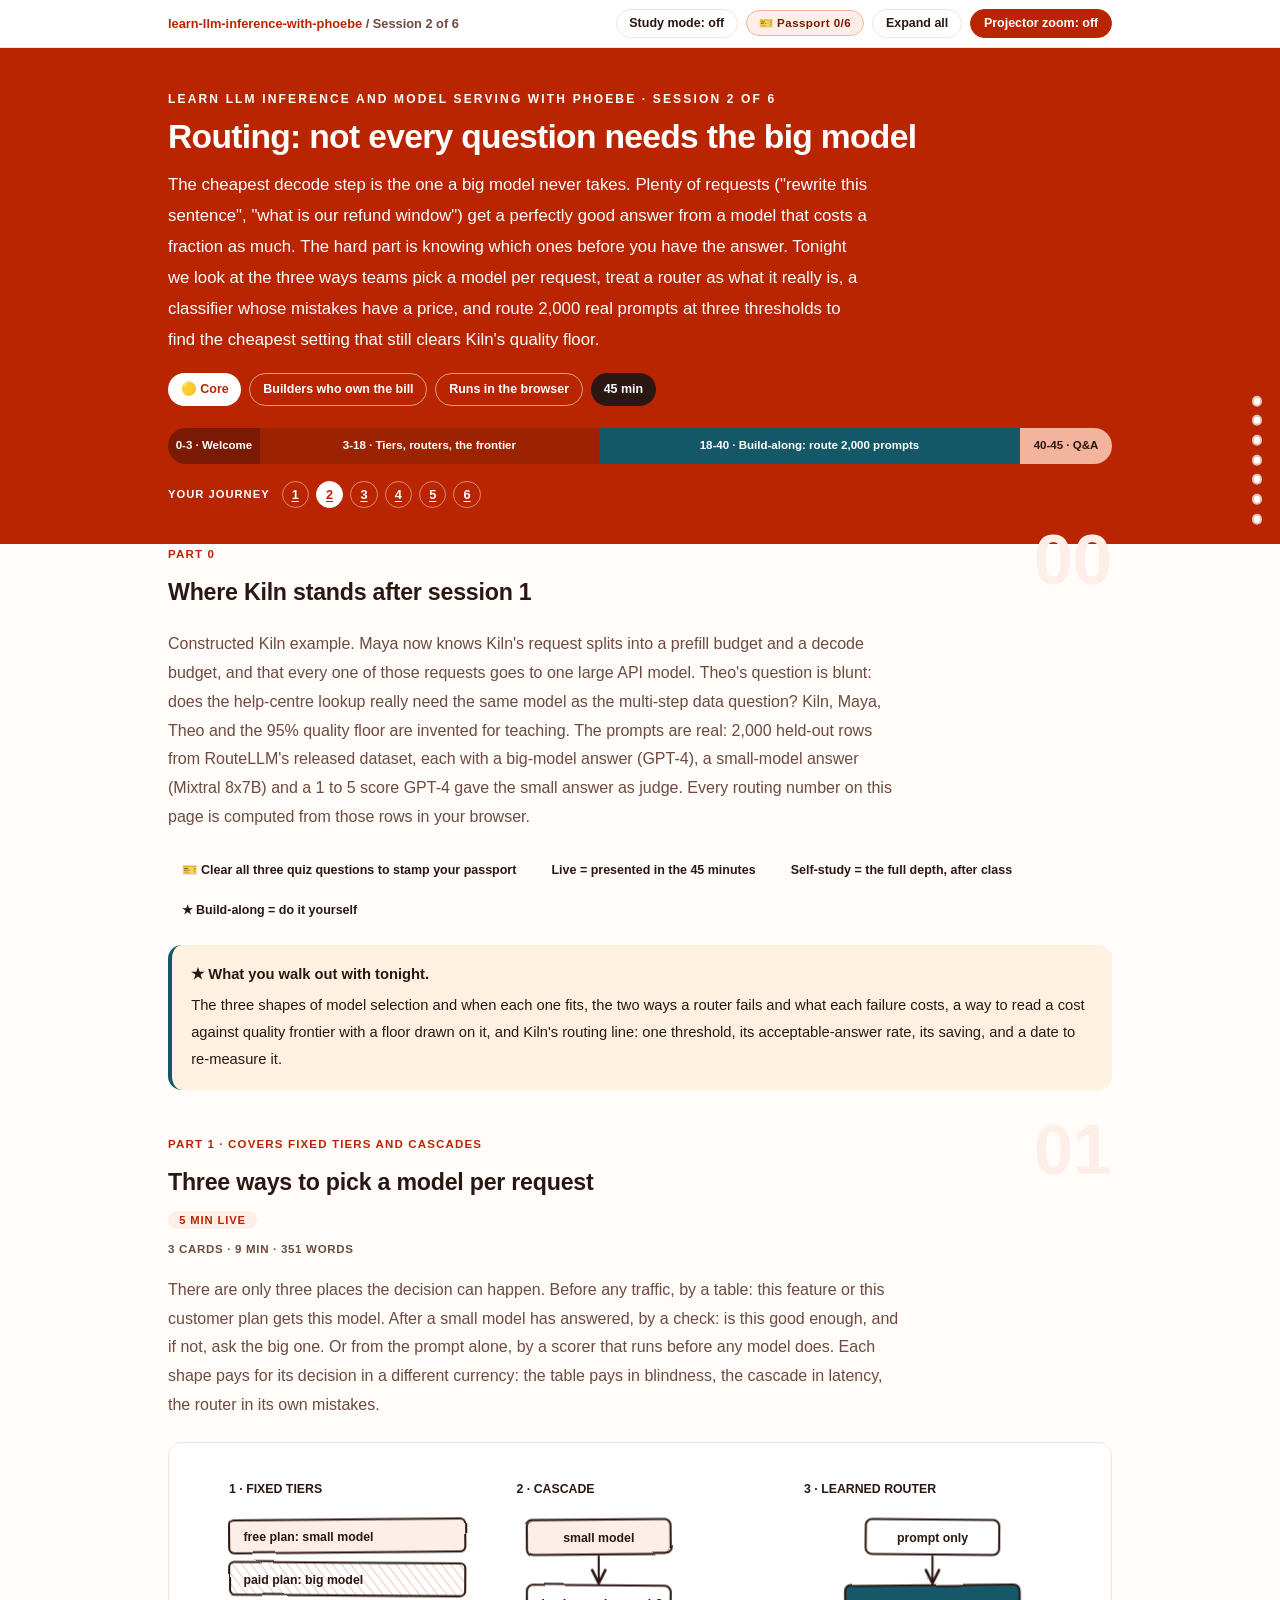
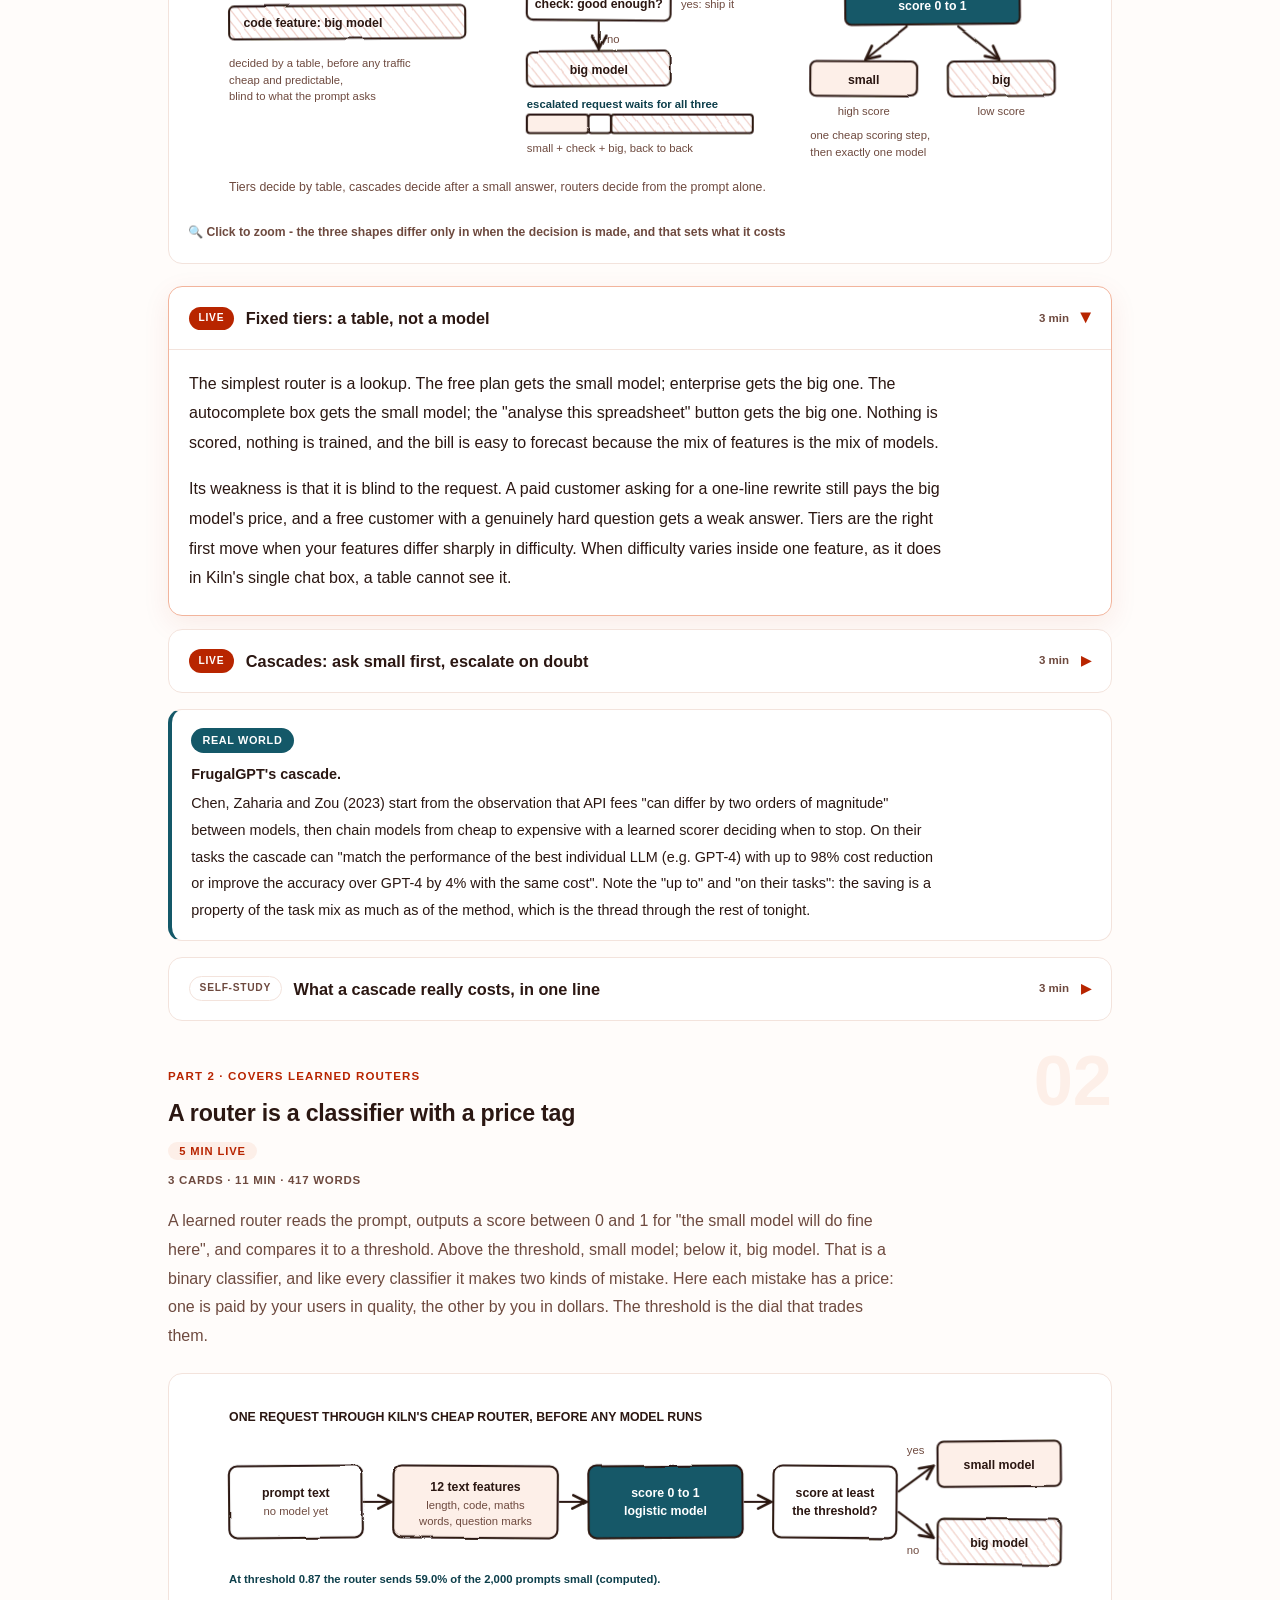
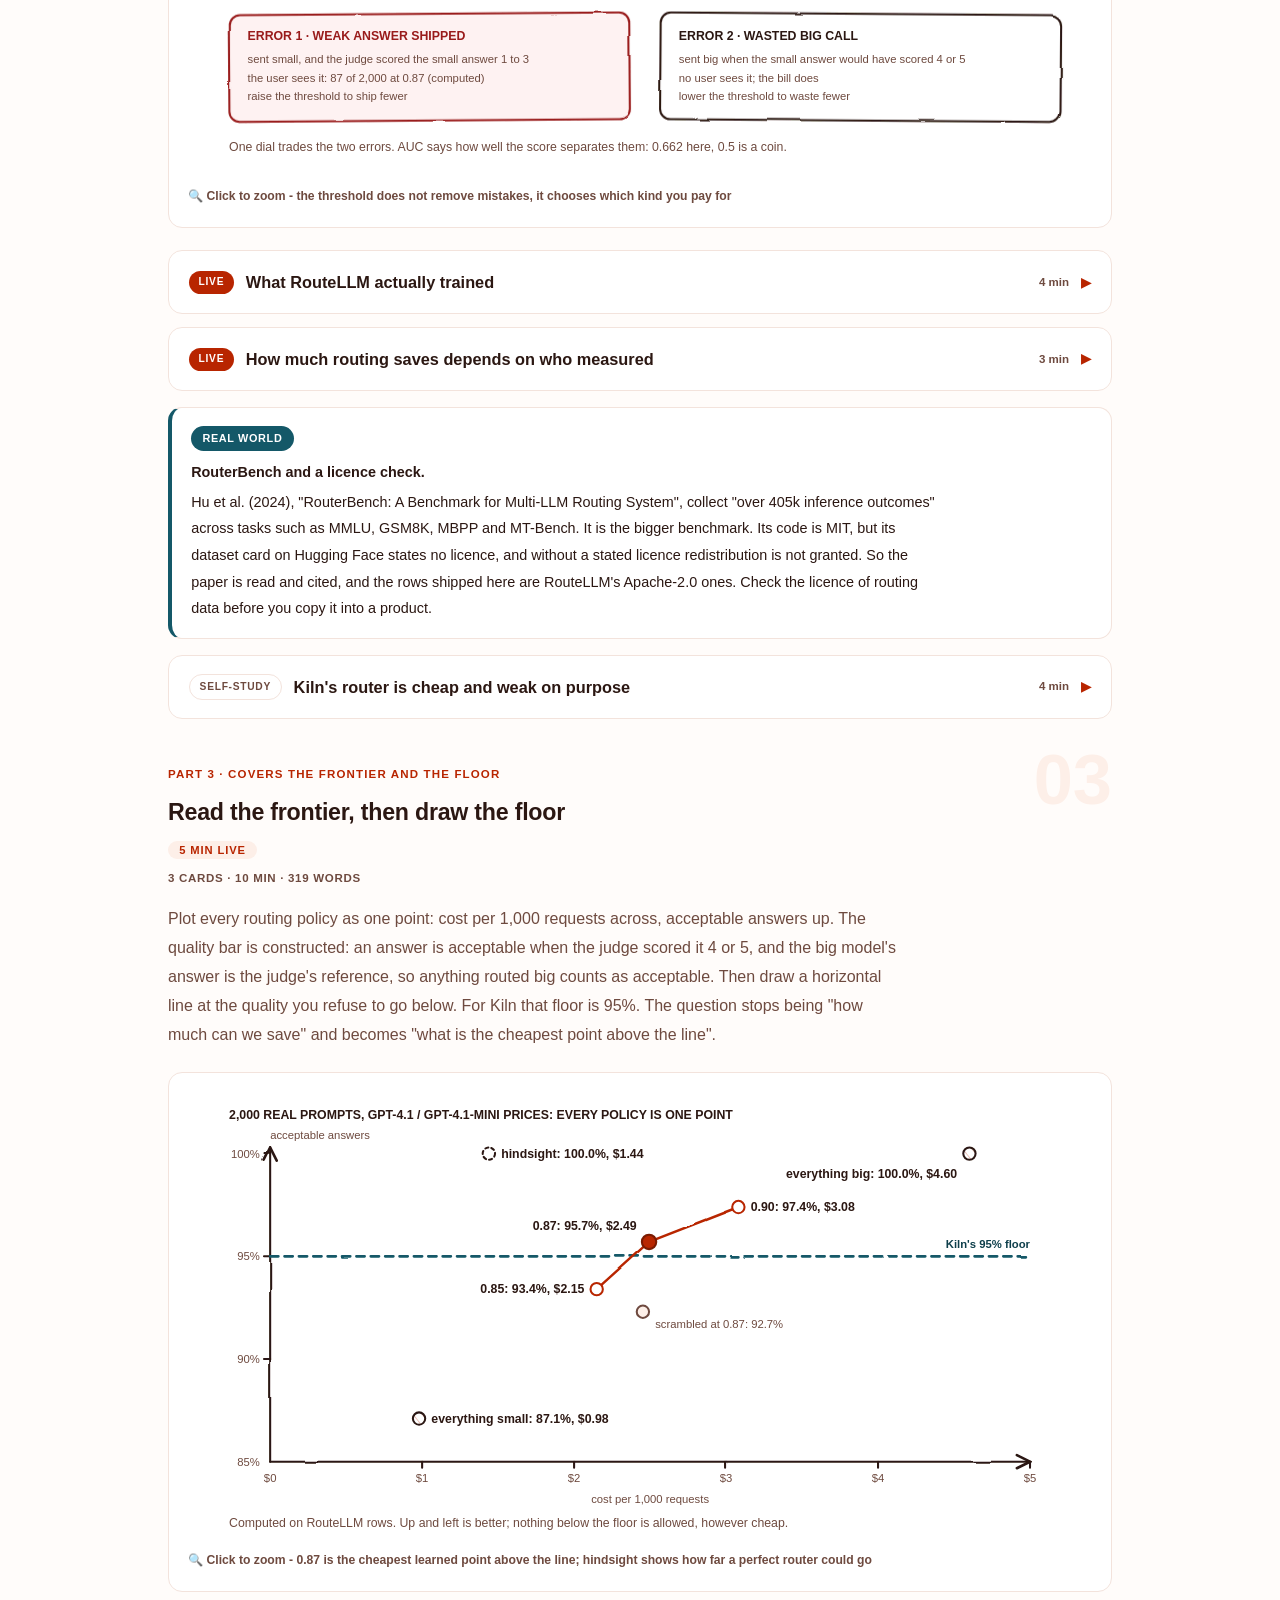
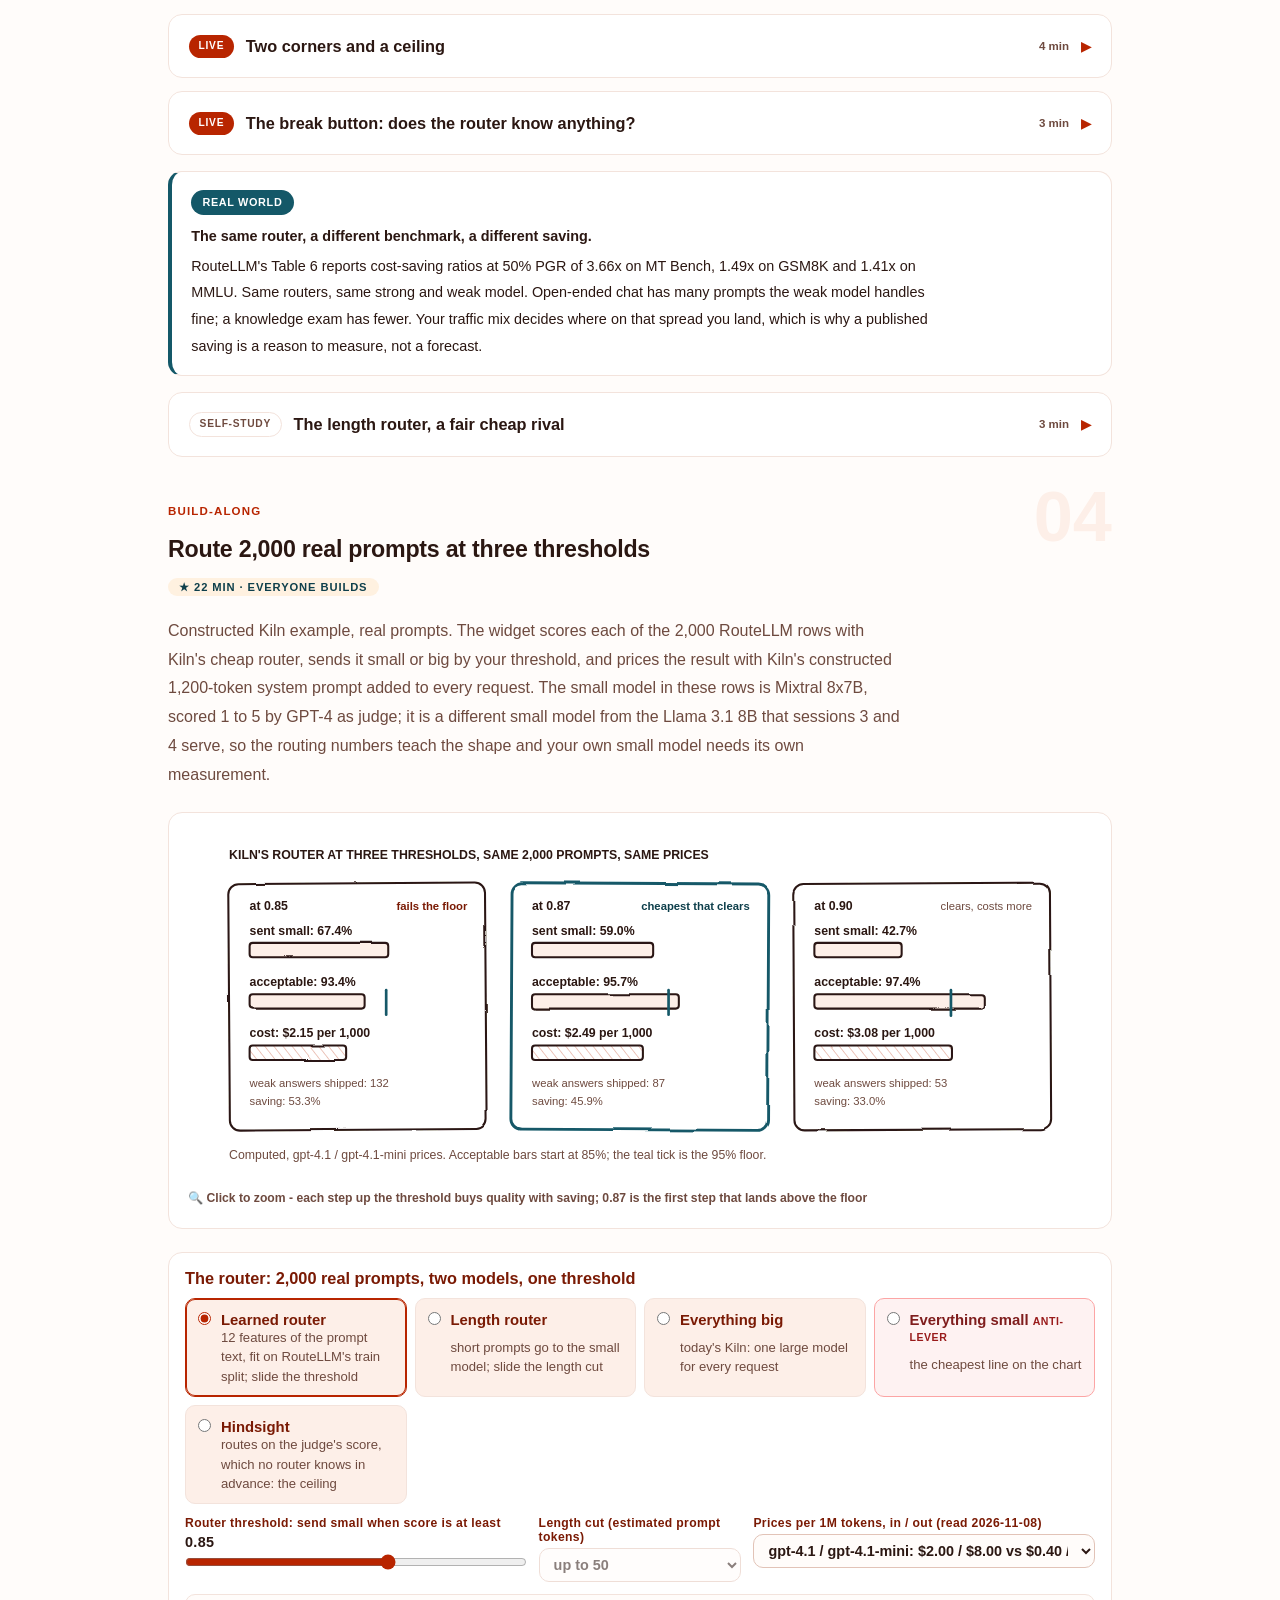
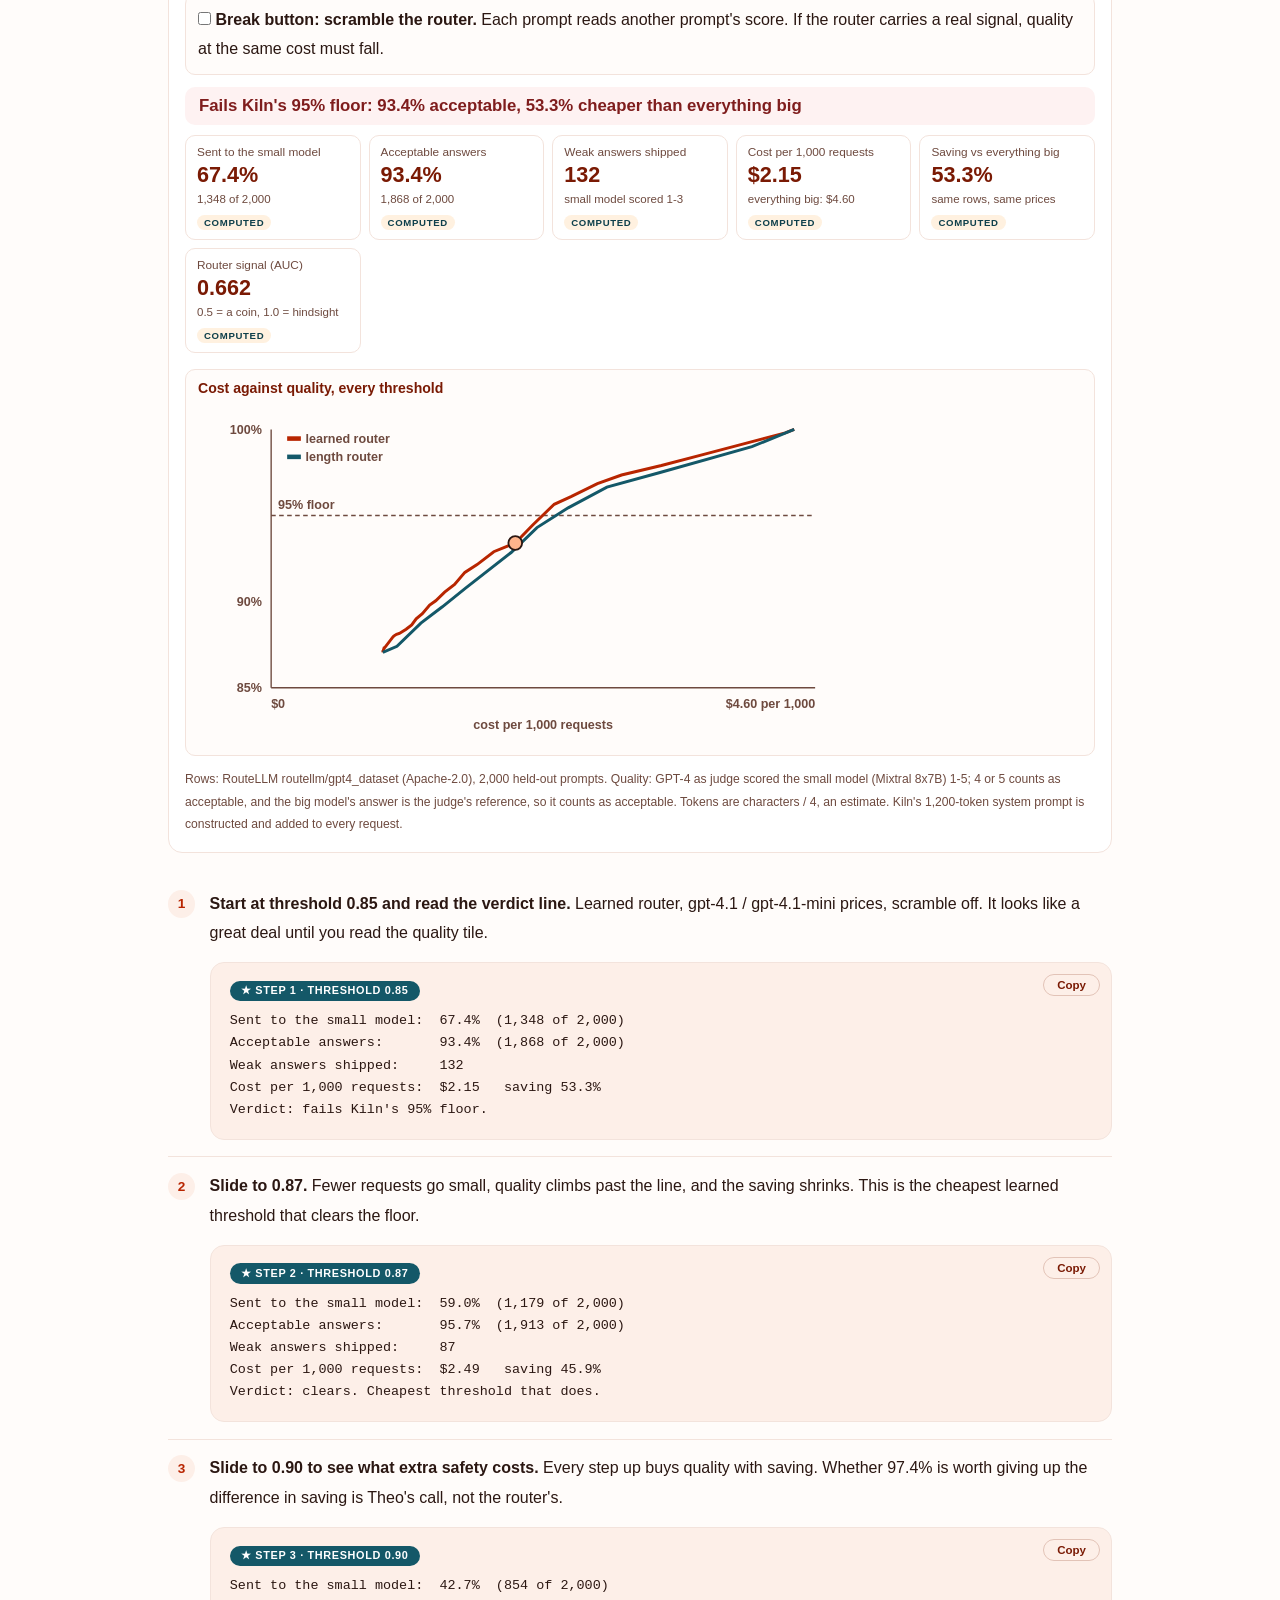
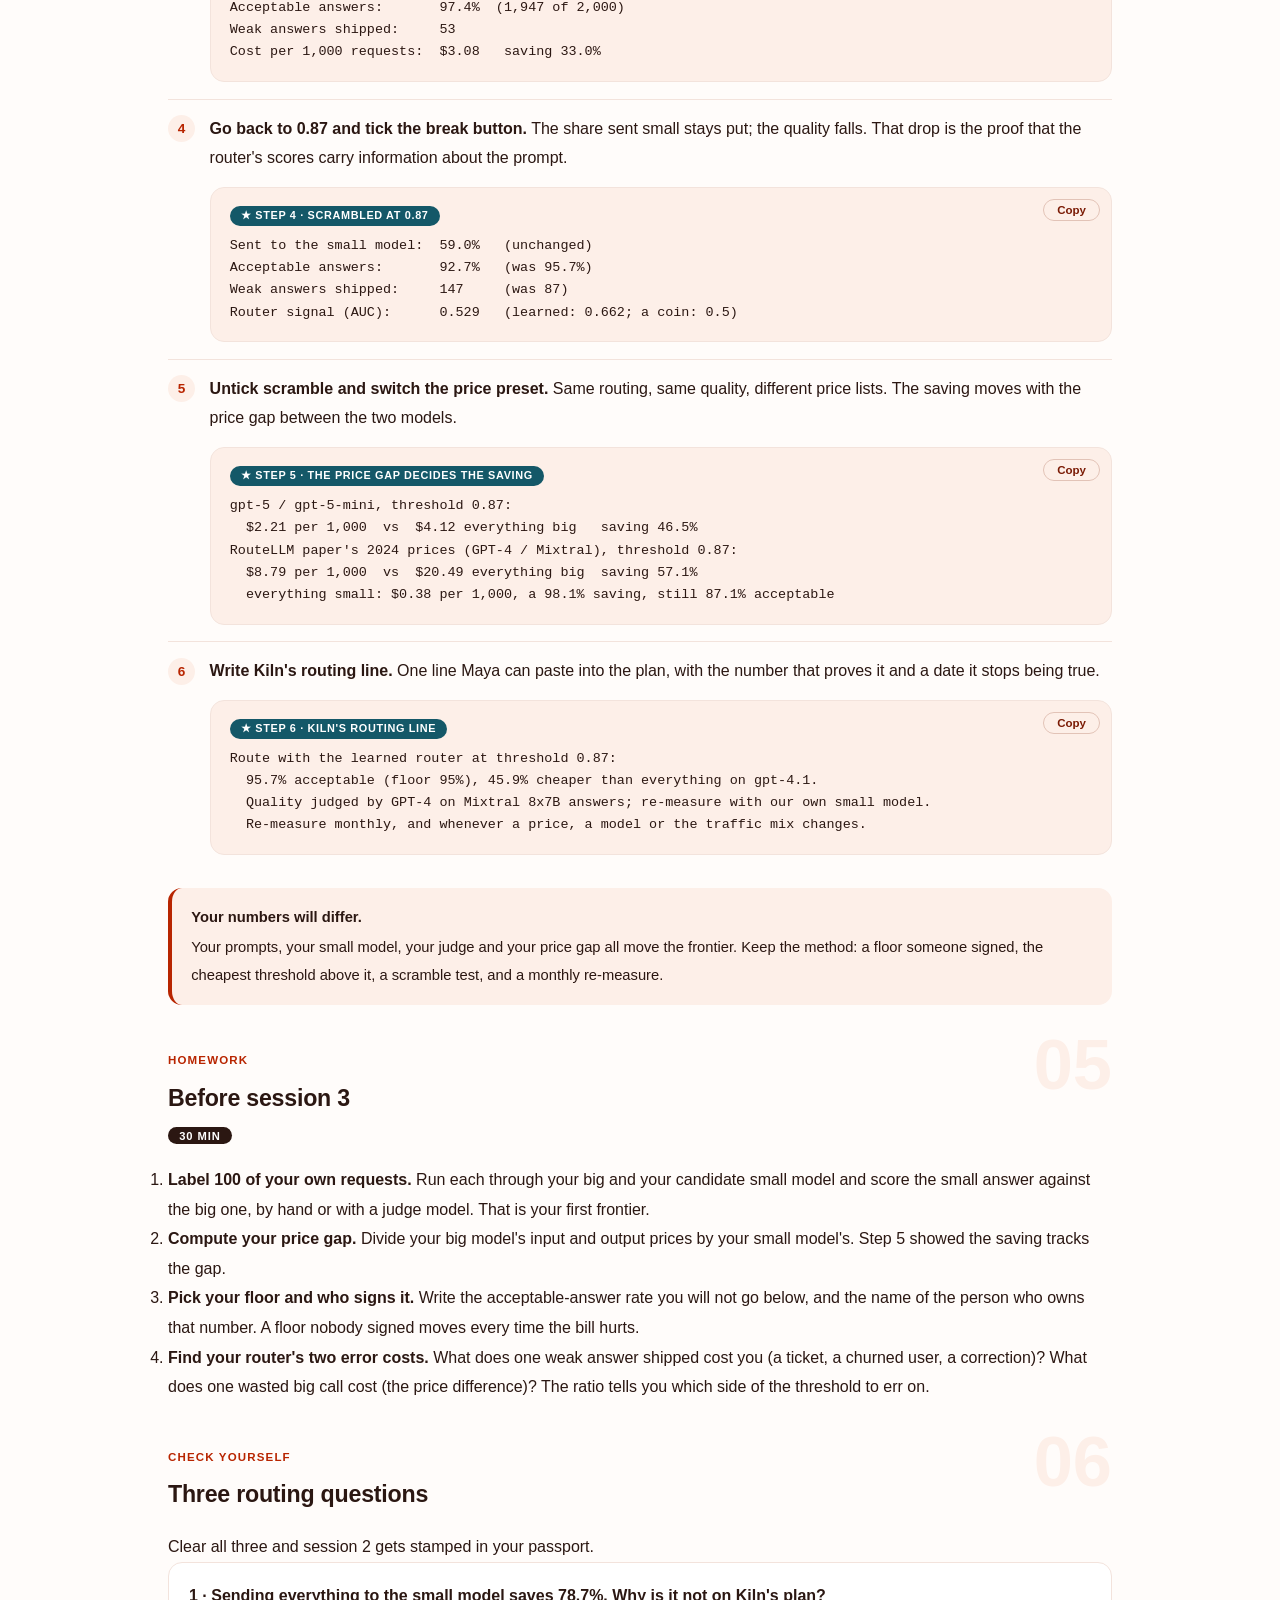
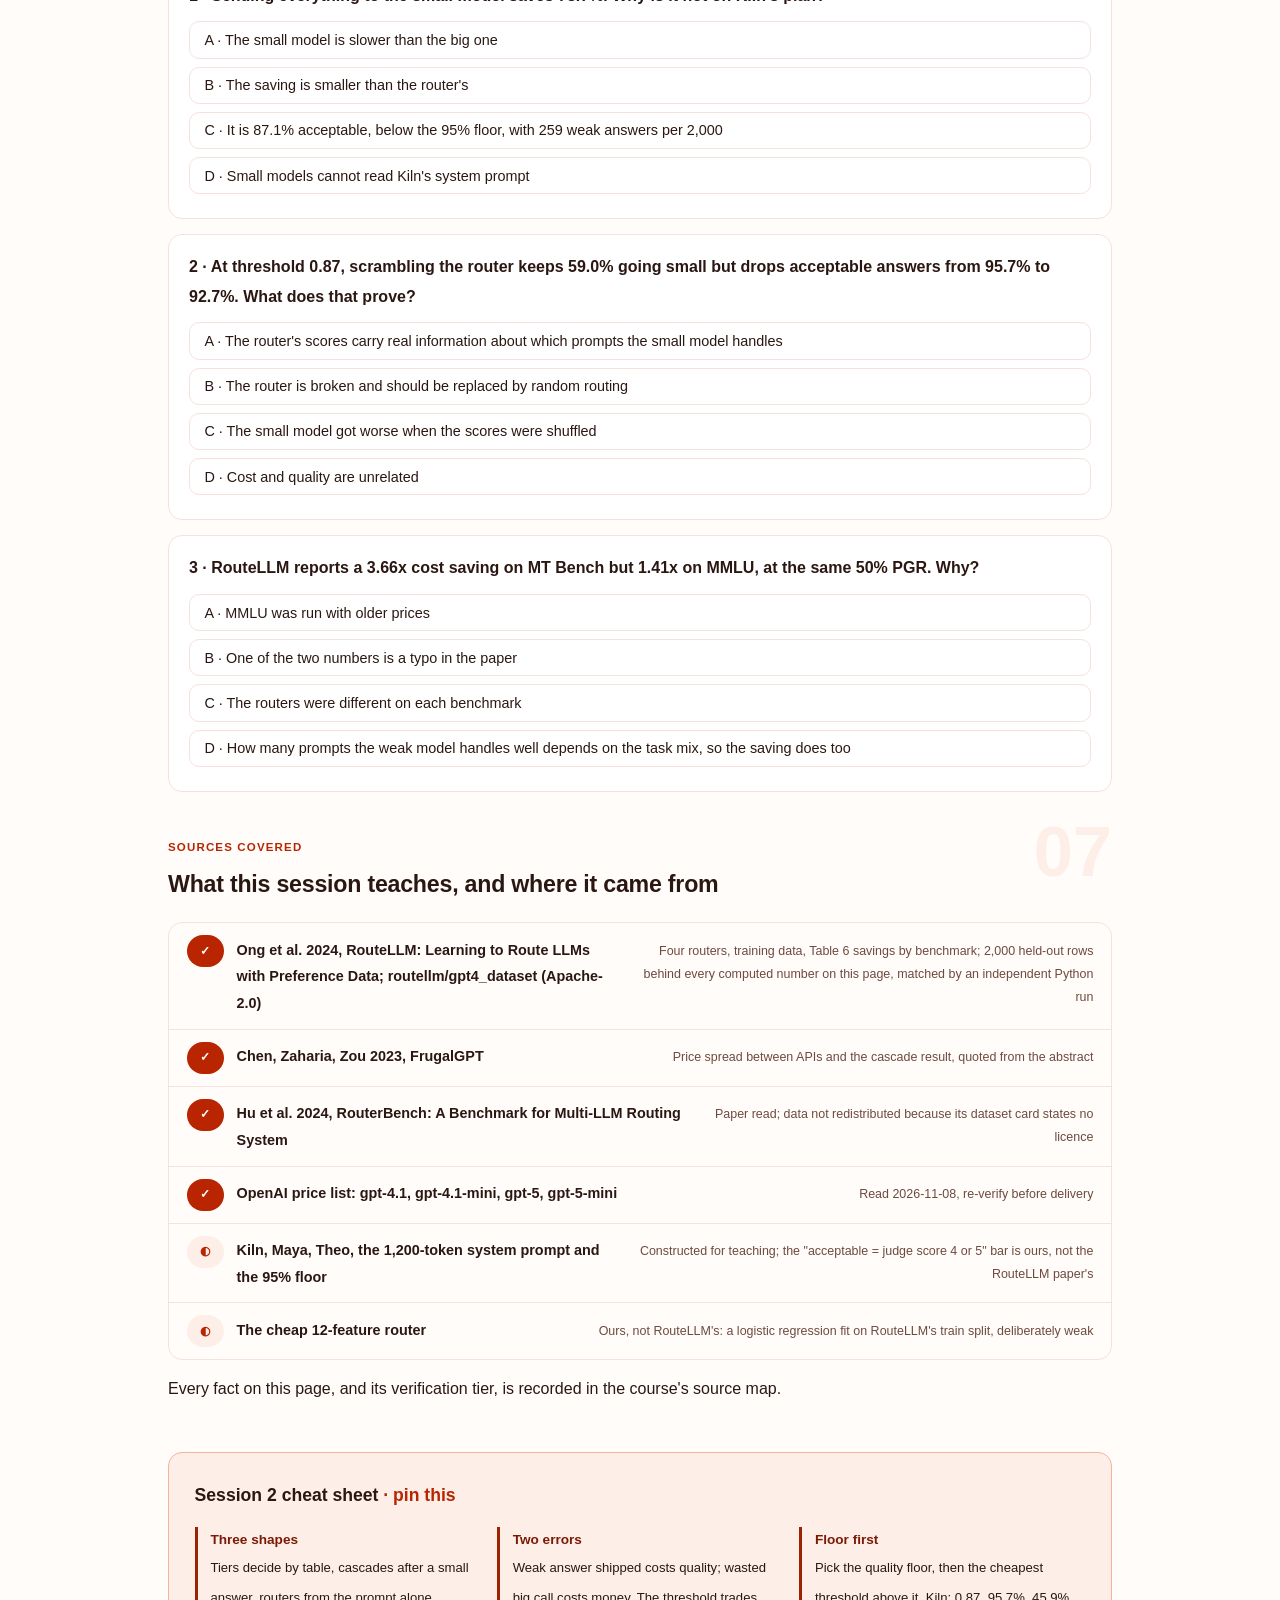
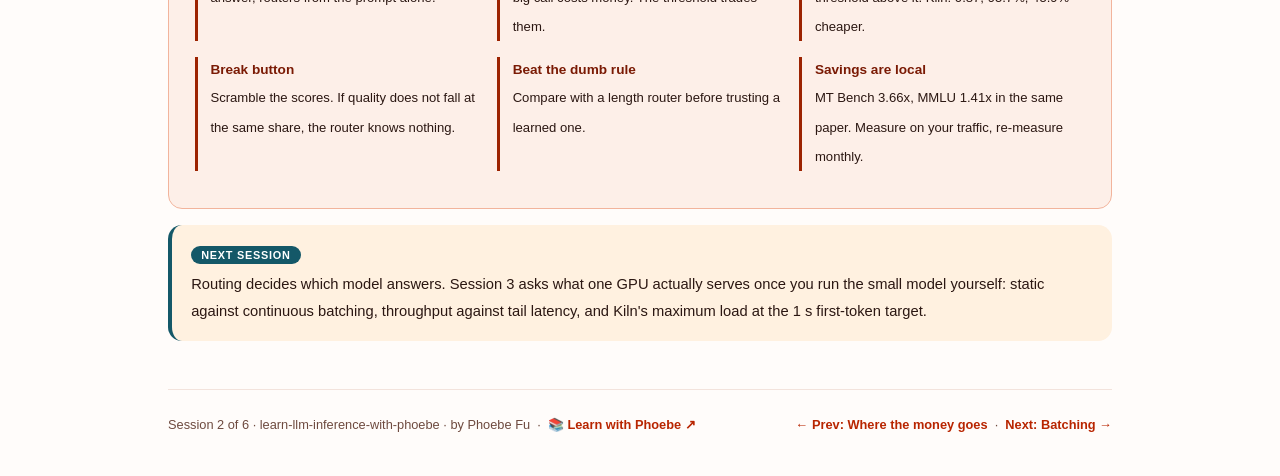
<file: courses/02-routing.html>
<!DOCTYPE html>
<html lang="en">
<head>
<meta charset="UTF-8">
<meta name="viewport" content="width=device-width, initial-scale=1.0">
<!-- social:start -->
<meta name="description" content="Session 2 of 6. Not every request needs the big model. Fixed tiers, cascades (FrugalGPT) and learned routers (RouteLLM), the router's two error types as costs, and the cost against quality frontier read off 2,000 real prompts. Build-along: route Kiln's traffic at three thresholds and find the cheapest one that clears a 95% quality floor.">
<meta property="og:type" content="article">
<meta property="og:site_name" content="Learn with Phoebe">
<meta property="og:title" content="Routing: not every question needs the big model - learn llm inference with phoebe">
<meta property="og:description" content="Session 2 of 6. Tiers, cascades and learned routers, the frontier, the floor, and a break button that proves the router carries a signal.">
<meta property="og:url" content="https://phoebefu6.github.io/learn-llm-inference-with-phoebe/courses/02-routing.html">
<meta property="og:image" content="https://phoebefu6.github.io/learn-llm-inference-with-phoebe/assets/og-cover.png">
<meta property="og:image:width" content="1200">
<meta property="og:image:height" content="630">
<meta name="twitter:card" content="summary_large_image">
<meta name="twitter:title" content="Routing: not every question needs the big model - learn llm inference with phoebe">
<meta name="twitter:description" content="Session 2 of 6. Route 2,000 real prompts between a big and a small model at three thresholds, in your browser.">
<meta name="twitter:image" content="https://phoebefu6.github.io/learn-llm-inference-with-phoebe/assets/og-cover.png">
<!-- social:end -->
<title>Session 2 · Routing: not every question needs the big model - learn llm inference with phoebe</title>
<link rel="stylesheet" href="../assets/style.css?v=1">
</head>
<body>

<div class="toolbar">
  <div class="wrap">
    <span class="crumb"><a href="../index.html">learn-llm-inference-with-phoebe</a> / Session 2 of 6</span>
    <button class="btn" id="toggle-all" type="button">Expand all</button>
    <button class="btn primary" id="zoom-toggle" type="button">Projector zoom: off</button>
  </div>
</div>

<header class="masthead">
  <div class="wrap">
    <div class="eyebrow">Learn LLM Inference and Model Serving with Phoebe · Session 2 of 6</div>
    <h1>Routing: not every question needs <span class="accent">the big model</span></h1>
    <p class="sub">The cheapest decode step is the one a big model never takes. Plenty of requests ("rewrite this sentence", "what is our refund window") get a perfectly good answer from a model that costs a fraction as much. The hard part is knowing which ones before you have the answer. Tonight we look at the three ways teams pick a model per request, treat a router as what it really is, a classifier whose mistakes have a price, and route 2,000 real prompts at three thresholds to find the cheapest setting that still clears Kiln's quality floor.</p>
    <div class="chip-row">
      <span class="chip level">🟡 Core</span>
      <span class="chip audience">Builders who own the bill</span>
      <span class="chip audience">Runs in the browser</span>
      <span class="chip time">45 min</span>
    </div>
    <div class="agenda">
      <span class="a1" style="flex:1">0-3 · Welcome</span>
      <span class="a2" style="flex:4">3-18 · Tiers, routers, the frontier</span>
      <span class="a3" style="flex:5">18-40 · Build-along: route 2,000 prompts</span>
      <span class="a4" style="flex:1">40-45 · Q&amp;A</span>
    </div>
  </div>
</header>

<main class="wrap">

  <section class="section" id="intro">
    <div class="section-kicker">
      <span class="klabel">Part 0</span>
      <h2>Where Kiln stands after session 1</h2>
    </div>
    <p class="lede">Constructed Kiln example. Maya now knows Kiln's request splits into a prefill budget and a decode budget, and that every one of those requests goes to one large API model. Theo's question is blunt: does the help-centre lookup really need the same model as the multi-step data question? Kiln, Maya, Theo and the 95% quality floor are invented for teaching. The prompts are real: 2,000 held-out rows from RouteLLM's released dataset, each with a big-model answer (GPT-4), a small-model answer (Mixtral 8x7B) and a 1 to 5 score GPT-4 gave the small answer as judge. Every routing number on this page is computed from those rows in your browser.</p>

    <div class="legend">
      <span class="pill">🎫 Clear all three quiz questions to stamp your passport</span>
      <span class="pill">Live = presented in the 45 minutes</span>
      <span class="pill">Self-study = the full depth, after class</span>
      <span class="pill">★ Build-along = do it yourself</span>
    </div>

    <div class="callout win">
      <p><strong>★ What you walk out with tonight.</strong> The three shapes of model selection and when each one fits, the two ways a router fails and what each failure costs, a way to read a cost against quality frontier with a floor drawn on it, and Kiln's routing line: one threshold, its acceptable-answer rate, its saving, and a date to re-measure it.</p>
    </div>
  </section>

  <section class="section" id="part-1">
    <div class="section-kicker">
      <span class="klabel">Part 1 · covers fixed tiers and cascades</span>
      <h2>Three ways to pick a model per request</h2>
      <span class="tag concept">5 min live</span>
    </div>
    <p class="lede">There are only three places the decision can happen. Before any traffic, by a table: this feature or this customer plan gets this model. After a small model has answered, by a check: is this good enough, and if not, ask the big one. Or from the prompt alone, by a scorer that runs before any model does. Each shape pays for its decision in a different currency: the table pays in blindness, the cascade in latency, the router in its own mistakes.</p>

    <figure class="zoomable">
      <svg viewBox="0 0 880 340" xmlns="http://www.w3.org/2000/svg" role="img" aria-label="Three mechanisms side by side. Fixed tiers: a lookup table maps the free plan to the small model, the paid plan and the code feature to the big model, decided before any traffic. Cascade: the small model answers first, a check decides whether it is good enough, and only failures go on to the big model, so an escalated request waits for the small call, the check and the big call in a row. Router: the prompt is scored between 0 and 1 before any model runs, and the score sends it to exactly one model.">
        <defs>
          <filter id="p2aSk" x="-3%" y="-3%" width="106%" height="106%"><feTurbulence type="fractalNoise" baseFrequency="0.02" numOctaves="2" seed="31" result="n"/><feDisplacementMap in="SourceGraphic" in2="n" scale="2.4" xChannelSelector="R" yChannelSelector="G"/></filter>
          <pattern id="p2aHc" patternUnits="userSpaceOnUse" width="7" height="7" patternTransform="rotate(-38)"><line x1="0" y1="0" x2="0" y2="7" stroke="#B82500" stroke-width="1" opacity=".5"/></pattern>
          <marker id="p2aAr" viewBox="0 0 10 10" refX="9" refY="5" markerWidth="8" markerHeight="8" orient="auto"><path d="M1 1 L9 5 L1 9" fill="none" stroke="#2B1712" stroke-width="1.6" stroke-linecap="round"/></marker>
        </defs>
        <style>
          .p2aH { font: 800 12px Inter, sans-serif; fill: #2B1712; }
          .p2aL { font: 600 12px Inter, sans-serif; fill: #2B1712; }
          .p2aS { font: 400 11px Inter, sans-serif; fill: #6E4A3F; }
          .p2aB { font: 800 11px Inter, sans-serif; fill: #0E3F4B; }
          .p2aW { font: 800 12px Inter, sans-serif; fill: #FFFFFF; }
          .p2aN { font: 400 12px Inter, sans-serif; fill: #6E4A3F; }
        </style>

        <text class="p2aH" x="40" y="30">1 · FIXED TIERS</text>
        <text class="p2aH" x="320" y="30">2 · CASCADE</text>
        <text class="p2aH" x="600" y="30">3 · LEARNED ROUTER</text>

        <g filter="url(#p2aSk)" fill="none" stroke="#2B1712" stroke-width="2" stroke-linecap="round" stroke-linejoin="round">
          <rect x="40" y="56" width="230" height="32" rx="5" transform="rotate(-0.5 155 72)" fill="#FDEFE8"/>
          <rect x="40" y="98" width="230" height="32" rx="5" transform="rotate(0.4 155 114)" fill="url(#p2aHc)"/>
          <rect x="40" y="140" width="230" height="32" rx="5" transform="rotate(-0.4 155 156)" fill="url(#p2aHc)"/>

          <rect x="330" y="56" width="140" height="34" rx="6" transform="rotate(-0.5 400 73)" fill="#FDEFE8"/>
          <path d="M400 92 L400 118" marker-end="url(#p2aAr)"/>
          <rect x="330" y="120" width="140" height="34" rx="6" transform="rotate(0.5 400 137)" fill="#FFFFFF"/>
          <path d="M400 156 L400 182" marker-end="url(#p2aAr)"/>
          <rect x="330" y="184" width="140" height="34" rx="6" transform="rotate(-0.4 400 201)" fill="url(#p2aHc)"/>
          <rect x="330" y="246" width="60" height="18" rx="3" fill="#FDEFE8"/>
          <rect x="390" y="246" width="22" height="18" rx="3" fill="#FFFFFF"/>
          <rect x="412" y="246" width="138" height="18" rx="3" fill="url(#p2aHc)"/>

          <rect x="660" y="56" width="130" height="34" rx="6" transform="rotate(0.5 725 73)" fill="#FFFFFF"/>
          <path d="M725 92 L725 118" marker-end="url(#p2aAr)"/>
          <rect x="640" y="120" width="170" height="38" rx="6" transform="rotate(-0.5 725 139)" fill="#145868"/>
          <path d="M700 160 L660 192" marker-end="url(#p2aAr)"/>
          <path d="M750 160 L790 192" marker-end="url(#p2aAr)"/>
          <rect x="606" y="194" width="104" height="34" rx="6" transform="rotate(0.4 658 211)" fill="#FDEFE8"/>
          <rect x="740" y="194" width="104" height="34" rx="6" transform="rotate(-0.4 792 211)" fill="url(#p2aHc)"/>
        </g>

        <text class="p2aL" x="54" y="77">free plan: small model</text>
        <text class="p2aL" x="54" y="119">paid plan: big model</text>
        <text class="p2aL" x="54" y="161">code feature: big model</text>
        <text class="p2aS" x="40" y="200">decided by a table, before any traffic</text>
        <text class="p2aS" x="40" y="216">cheap and predictable,</text>
        <text class="p2aS" x="40" y="232">blind to what the prompt asks</text>

        <text class="p2aL" x="400" y="78" text-anchor="middle">small model</text>
        <text class="p2aL" x="400" y="142" text-anchor="middle">check: good enough?</text>
        <text class="p2aL" x="400" y="206" text-anchor="middle">big model</text>
        <text class="p2aS" x="480" y="142">yes: ship it</text>
        <text class="p2aS" x="408" y="176">no</text>
        <text class="p2aB" x="330" y="240">escalated request waits for all three</text>
        <text class="p2aS" x="330" y="282">small + check + big, back to back</text>

        <text class="p2aL" x="725" y="78" text-anchor="middle">prompt only</text>
        <text class="p2aW" x="725" y="144" text-anchor="middle">score 0 to 1</text>
        <text class="p2aL" x="658" y="216" text-anchor="middle">small</text>
        <text class="p2aL" x="792" y="216" text-anchor="middle">big</text>
        <text class="p2aS" x="658" y="246" text-anchor="middle">high score</text>
        <text class="p2aS" x="792" y="246" text-anchor="middle">low score</text>
        <text class="p2aS" x="606" y="270">one cheap scoring step,</text>
        <text class="p2aS" x="606" y="286">then exactly one model</text>

        <text class="p2aN" x="40" y="320">Tiers decide by table, cascades decide after a small answer, routers decide from the prompt alone.</text>
      </svg>
      <figcaption>🔍 Click to zoom - the three shapes differ only in when the decision is made, and that sets what it costs</figcaption>
    </figure>

    <details class="card" open>
      <summary><span class="mode live">Live</span>Fixed tiers: a table, not a model<span class="mini">3 min</span><span class="caret">▶</span></summary>
      <div class="body">
        <p>The simplest router is a lookup. The free plan gets the small model; enterprise gets the big one. The autocomplete box gets the small model; the "analyse this spreadsheet" button gets the big one. Nothing is scored, nothing is trained, and the bill is easy to forecast because the mix of features is the mix of models.</p>
        <p>Its weakness is that it is blind to the request. A paid customer asking for a one-line rewrite still pays the big model's price, and a free customer with a genuinely hard question gets a weak answer. Tiers are the right first move when your features differ sharply in difficulty. When difficulty varies inside one feature, as it does in Kiln's single chat box, a table cannot see it.</p>
      </div>
    </details>

    <details class="card">
      <summary><span class="mode live">Live</span>Cascades: ask small first, escalate on doubt<span class="mini">3 min</span><span class="caret">▶</span></summary>
      <div class="body">
        <p>A cascade sends every request to the cheap model first, then runs a check on the answer: a scorer, a confidence threshold, a rule. If the check passes, ship the cheap answer. If it fails, call the next, bigger model. The decision is made with more information than a router has, because it can look at an actual answer.</p>
        <p>The price is paid twice over. Every request pays for the small call, including the ones that end up escalated. And an escalated request waits for the small call, the check and the big call one after another, so the slowest users get slower. For a chat box where time to first token is the complaint, that tail matters. For overnight batch work, it often does not.</p>
      </div>
    </details>

    <div class="callout example">
      <span class="ex-pill">Real world</span>
      <p><strong>FrugalGPT's cascade.</strong> Chen, Zaharia and Zou (2023) start from the observation that API fees "can differ by two orders of magnitude" between models, then chain models from cheap to expensive with a learned scorer deciding when to stop. On their tasks the cascade can "match the performance of the best individual LLM (e.g. GPT-4) with up to 98% cost reduction or improve the accuracy over GPT-4 by 4% with the same cost". Note the "up to" and "on their tasks": the saving is a property of the task mix as much as of the method, which is the thread through the rest of tonight.</p>
    </div>

    <details class="card">
      <summary><span class="mode self">Self-study</span>What a cascade really costs, in one line<span class="mini">3 min</span><span class="caret">▶</span></summary>
      <div class="body">
        <p>Write the cascade's cost per request as: small call, always paid, plus the check, plus the big call times the share of requests that escalate. Write its latency for an escalated request as: small call plus check plus big call. A router's cost is: scorer, plus whichever single model it picked. So a cascade beats a router on cost only when its check is much better at spotting failures than a router's guess, enough to outweigh paying the small model on every request. If your small model's answers are long, that always-paid small call is not small at all.</p>
      </div>
    </details>
  </section>

  <section class="section" id="part-2">
    <div class="section-kicker">
      <span class="klabel">Part 2 · covers learned routers</span>
      <h2>A router is a classifier with a price tag</h2>
      <span class="tag concept">5 min live</span>
    </div>
    <p class="lede">A learned router reads the prompt, outputs a score between 0 and 1 for "the small model will do fine here", and compares it to a threshold. Above the threshold, small model; below it, big model. That is a binary classifier, and like every classifier it makes two kinds of mistake. Here each mistake has a price: one is paid by your users in quality, the other by you in dollars. The threshold is the dial that trades them.</p>

    <figure class="zoomable">
      <svg viewBox="0 0 880 372" xmlns="http://www.w3.org/2000/svg" role="img" aria-label="The router mechanism. A prompt, before any model runs, is turned into 12 text features such as length, code marks and maths words. A logistic model turns them into a score between 0 and 1. If the score is at least the threshold the request goes to the small model, otherwise to the big model. Two error types: a weak answer shipped, when a request sent small gets a judge score of 1 to 3, which is 87 of 2,000 at threshold 0.87; and a wasted big call, when a request sent big would have been fine on the small model, which costs money but no user sees.">
        <defs>
          <filter id="p2bSk" x="-3%" y="-3%" width="106%" height="106%"><feTurbulence type="fractalNoise" baseFrequency="0.02" numOctaves="2" seed="37" result="n"/><feDisplacementMap in="SourceGraphic" in2="n" scale="2.4" xChannelSelector="R" yChannelSelector="G"/></filter>
          <pattern id="p2bHc" patternUnits="userSpaceOnUse" width="7" height="7" patternTransform="rotate(-38)"><line x1="0" y1="0" x2="0" y2="7" stroke="#B82500" stroke-width="1" opacity=".5"/></pattern>
          <marker id="p2bAr" viewBox="0 0 10 10" refX="9" refY="5" markerWidth="8" markerHeight="8" orient="auto"><path d="M1 1 L9 5 L1 9" fill="none" stroke="#2B1712" stroke-width="1.6" stroke-linecap="round"/></marker>
        </defs>
        <style>
          .p2bH { font: 800 12px Inter, sans-serif; fill: #2B1712; }
          .p2bL { font: 600 12px Inter, sans-serif; fill: #2B1712; }
          .p2bS { font: 400 11px Inter, sans-serif; fill: #6E4A3F; }
          .p2bB { font: 800 11px Inter, sans-serif; fill: #0E3F4B; }
          .p2bW { font: 800 12px Inter, sans-serif; fill: #FFFFFF; }
          .p2bR { font: 800 12px Inter, sans-serif; fill: #991B1B; }
          .p2bN { font: 400 12px Inter, sans-serif; fill: #6E4A3F; }
        </style>

        <text class="p2bH" x="40" y="26">ONE REQUEST THROUGH KILN'S CHEAP ROUTER, BEFORE ANY MODEL RUNS</text>

        <g filter="url(#p2bSk)" fill="none" stroke="#2B1712" stroke-width="2" stroke-linecap="round" stroke-linejoin="round">
          <rect x="40" y="70" width="130" height="70" rx="8" transform="rotate(-0.5 105 105)" fill="#FFFFFF"/>
          <path d="M172 105 L198 105" marker-end="url(#p2bAr)"/>
          <rect x="200" y="70" width="160" height="70" rx="8" transform="rotate(0.4 280 105)" fill="#FDEFE8"/>
          <path d="M362 105 L388 105" marker-end="url(#p2bAr)"/>
          <rect x="390" y="70" width="150" height="70" rx="8" transform="rotate(-0.4 465 105)" fill="#145868"/>
          <path d="M542 105 L568 105" marker-end="url(#p2bAr)"/>
          <rect x="570" y="70" width="120" height="70" rx="8" transform="rotate(0.5 630 105)" fill="#FFFFFF"/>
          <path d="M692 95 L726 70" marker-end="url(#p2bAr)"/>
          <path d="M692 115 L726 140" marker-end="url(#p2bAr)"/>
          <rect x="730" y="46" width="120" height="44" rx="6" transform="rotate(-0.5 790 68)" fill="#FDEFE8"/>
          <rect x="730" y="122" width="120" height="44" rx="6" transform="rotate(0.5 790 144)" fill="url(#p2bHc)"/>

          <rect x="40" y="214" width="390" height="104" rx="10" transform="rotate(-0.4 235 266)" fill="#FEF2F2" stroke="#991B1B"/>
          <rect x="460" y="214" width="390" height="104" rx="10" transform="rotate(0.4 655 266)" fill="#FFFFFF"/>
        </g>

        <text class="p2bL" x="105" y="100" text-anchor="middle">prompt text</text>
        <text class="p2bS" x="105" y="118" text-anchor="middle">no model yet</text>
        <text class="p2bL" x="280" y="94" text-anchor="middle">12 text features</text>
        <text class="p2bS" x="280" y="112" text-anchor="middle">length, code, maths</text>
        <text class="p2bS" x="280" y="128" text-anchor="middle">words, question marks</text>
        <text class="p2bW" x="465" y="100" text-anchor="middle">score 0 to 1</text>
        <text class="p2bW" x="465" y="118" text-anchor="middle">logistic model</text>
        <text class="p2bL" x="630" y="100" text-anchor="middle">score at least</text>
        <text class="p2bL" x="630" y="118" text-anchor="middle">the threshold?</text>
        <text class="p2bS" x="700" y="58">yes</text>
        <text class="p2bS" x="700" y="156">no</text>
        <text class="p2bL" x="790" y="73" text-anchor="middle">small model</text>
        <text class="p2bL" x="790" y="149" text-anchor="middle">big model</text>

        <text class="p2bB" x="40" y="184">At threshold 0.87 the router sends 59.0% of the 2,000 prompts small (computed).</text>

        <text class="p2bR" x="58" y="240">ERROR 1 · WEAK ANSWER SHIPPED</text>
        <text class="p2bS" x="58" y="262">sent small, and the judge scored the small answer 1 to 3</text>
        <text class="p2bS" x="58" y="280">the user sees it: 87 of 2,000 at 0.87 (computed)</text>
        <text class="p2bS" x="58" y="298">raise the threshold to ship fewer</text>
        <text class="p2bH" x="478" y="240">ERROR 2 · WASTED BIG CALL</text>
        <text class="p2bS" x="478" y="262">sent big when the small answer would have scored 4 or 5</text>
        <text class="p2bS" x="478" y="280">no user sees it; the bill does</text>
        <text class="p2bS" x="478" y="298">lower the threshold to waste fewer</text>

        <text class="p2bN" x="40" y="348">One dial trades the two errors. AUC says how well the score separates them: 0.662 here, 0.5 is a coin.</text>
      </svg>
      <figcaption>🔍 Click to zoom - the threshold does not remove mistakes, it chooses which kind you pay for</figcaption>
    </figure>

    <details class="card">
      <summary><span class="mode live">Live</span>What RouteLLM actually trained<span class="mini">4 min</span><span class="caret">▶</span></summary>
      <div class="body">
        <p>Ong et al. (2024), "RouteLLM: Learning to Route LLMs with Preference Data", train routers between a strong model (gpt-4-1106-preview) and a weak one (Mixtral 8x7B). The training signal is human preference: 80k Chatbot Arena battles, about 65k comparisons after filtering, plus an augmentation of about 120K samples labelled by GPT-4 as judge, which cost them about $700. That price is worth remembering. Labelled routing data is cheap next to a month of big-model traffic.</p>
        <p>They compare four routers: similarity-weighted ranking, matrix factorization, a BERT classifier and a causal LLM classifier. Their headline is that routing can "reduce costs by over 2 times without sacrificing response quality". They measure quality as PGR, the share of the gap between the weak and the strong model's score that the routed system recovers, and report cost savings at a given PGR. The code and the dataset are Apache-2.0, which is why the rows under tonight's widget are theirs.</p>
      </div>
    </details>

    <details class="card">
      <summary><span class="mode live">Live</span>How much routing saves depends on who measured<span class="mini">3 min</span><span class="caret">▶</span></summary>
      <div class="body">
        <p>Put the claims side by side and they do not agree, and they are not supposed to. The RouteLLM paper says "over 2 times". Its own Table 6, at 50% PGR, gives a cost-saving ratio of 3.66x on MT Bench but 1.41x on MMLU. The project's README says "up to 85%" (reported: a README claim, not a paper result). FrugalGPT says "up to 98%" on its tasks. Kiln's cheap router, on 2,000 RouteLLM rows with a 95% floor, saves 45.9% (computed, below).</p>
        <p>Each number is its own benchmark with its own quality bar and its own price gap. None of them is your number. The professional move is to hold the range in your head and measure on your own traffic, which is what the build-along does.</p>
      </div>
    </details>

    <div class="callout example">
      <span class="ex-pill">Real world</span>
      <p><strong>RouterBench and a licence check.</strong> Hu et al. (2024), "RouterBench: A Benchmark for Multi-LLM Routing System", collect "over 405k inference outcomes" across tasks such as MMLU, GSM8K, MBPP and MT-Bench. It is the bigger benchmark. Its code is MIT, but its dataset card on Hugging Face states no licence, and without a stated licence redistribution is not granted. So the paper is read and cited, and the rows shipped here are RouteLLM's Apache-2.0 ones. Check the licence of routing data before you copy it into a product.</p>
    </div>

    <details class="card">
      <summary><span class="mode self">Self-study</span>Kiln's router is cheap and weak on purpose<span class="mini">4 min</span><span class="caret">▶</span></summary>
      <div class="body">
        <p>The router behind the widget is ours, not RouteLLM's. It is a logistic regression on 12 features of the prompt text alone: prompt length, line count, code marks, digit share, maths words, creative words, reasoning words, question marks, non-ASCII share, rewrite verbs, format words and word count. It was fit with scikit-learn on RouteLLM's train split to predict "the judge scored the small answer 4 or 5".</p>
        <p>On the 2,000 sampled rows its AUC is 0.662 (computed). A router that only looks at prompt length scores 0.631, and the same scores scrambled across prompts score 0.529; 0.5 is a coin. So it carries a real but modest signal. That is deliberate: if a router this crude pays for itself, a trained one like RouteLLM's has room to do better, and you can see every moving part.</p>
      </div>
    </details>
  </section>

  <section class="section" id="part-3">
    <div class="section-kicker">
      <span class="klabel">Part 3 · covers the frontier and the floor</span>
      <h2>Read the frontier, then draw the floor</h2>
      <span class="tag concept">5 min live</span>
    </div>
    <p class="lede">Plot every routing policy as one point: cost per 1,000 requests across, acceptable answers up. The quality bar is constructed: an answer is acceptable when the judge scored it 4 or 5, and the big model's answer is the judge's reference, so anything routed big counts as acceptable. Then draw a horizontal line at the quality you refuse to go below. For Kiln that floor is 95%. The question stops being "how much can we save" and becomes "what is the cheapest point above the line".</p>

    <figure class="zoomable">
      <svg viewBox="0 0 880 436" xmlns="http://www.w3.org/2000/svg" role="img" aria-label="Cost against quality for Kiln's routing policies on 2,000 real prompts at gpt-4.1 and gpt-4.1-mini prices. Everything big: $4.60 per 1,000 at 100.0% acceptable. Everything small: $0.98 at 87.1%. Hindsight ceiling: $1.44 at 100.0%. Learned router at 0.85: $2.15 at 93.4%; at 0.87: $2.49 at 95.7%; at 0.90: $3.08 at 97.4%. Scrambled router at 0.87: 92.7%. The 95% floor line rules out 0.85, the scrambled router and everything small.">
        <defs>
          <filter id="p2cSk" x="-3%" y="-3%" width="106%" height="106%"><feTurbulence type="fractalNoise" baseFrequency="0.02" numOctaves="2" seed="41" result="n"/><feDisplacementMap in="SourceGraphic" in2="n" scale="2.4" xChannelSelector="R" yChannelSelector="G"/></filter>
          <pattern id="p2cHc" patternUnits="userSpaceOnUse" width="7" height="7" patternTransform="rotate(-38)"><line x1="0" y1="0" x2="0" y2="7" stroke="#B82500" stroke-width="1" opacity=".5"/></pattern>
          <marker id="p2cAr" viewBox="0 0 10 10" refX="9" refY="5" markerWidth="8" markerHeight="8" orient="auto"><path d="M1 1 L9 5 L1 9" fill="none" stroke="#2B1712" stroke-width="1.6" stroke-linecap="round"/></marker>
        </defs>
        <style>
          .p2cH { font: 800 12px Inter, sans-serif; fill: #2B1712; }
          .p2cL { font: 600 12px Inter, sans-serif; fill: #2B1712; }
          .p2cS { font: 400 11px Inter, sans-serif; fill: #6E4A3F; }
          .p2cB { font: 800 11px Inter, sans-serif; fill: #0E3F4B; }
          .p2cN { font: 400 12px Inter, sans-serif; fill: #6E4A3F; }
        </style>

        <text class="p2cH" x="40" y="26">2,000 REAL PROMPTS, GPT-4.1 / GPT-4.1-MINI PRICES: EVERY POLICY IS ONE POINT</text>
        <text class="p2cS" x="80" y="46">acceptable answers</text>

        <g filter="url(#p2cSk)" fill="none" stroke="#2B1712" stroke-width="2" stroke-linecap="round" stroke-linejoin="round">
          <path d="M80 360 L820 360" marker-end="url(#p2cAr)"/>
          <path d="M80 360 L80 54" marker-end="url(#p2cAr)"/>
          <path d="M228 360 L228 366 M376 360 L376 366 M524 360 L524 366 M672 360 L672 366 M820 360 L820 366"/>
          <path d="M74 260 L80 260 M74 160 L80 160 M74 60 L80 60"/>
          <path d="M80 160 L820 160" stroke="#145868" stroke-width="2.6" stroke-dasharray="8 6"/>
          <path d="M398 192 L449 146 L536 112" stroke="#B82500" stroke-width="2.4"/>
          <circle cx="398" cy="192" r="6" fill="#FFFFFF" stroke="#B82500"/>
          <circle cx="449" cy="146" r="7" fill="#B82500" stroke="#7A1A04"/>
          <circle cx="536" cy="112" r="6" fill="#FFFFFF" stroke="#B82500"/>
          <circle cx="225" cy="318" r="6" fill="url(#p2cHc)"/>
          <circle cx="761" cy="60" r="6" fill="url(#p2cHc)"/>
          <circle cx="293" cy="60" r="6" fill="#FFFFFF" stroke-dasharray="3 3"/>
          <circle cx="443" cy="214" r="6" fill="#FDEFE8" stroke="#6E4A3F"/>
        </g>

        <text class="p2cS" x="70" y="364" text-anchor="end">85%</text>
        <text class="p2cS" x="70" y="264" text-anchor="end">90%</text>
        <text class="p2cS" x="70" y="164" text-anchor="end">95%</text>
        <text class="p2cS" x="70" y="64" text-anchor="end">100%</text>
        <text class="p2cS" x="80" y="380" text-anchor="middle">$0</text>
        <text class="p2cS" x="228" y="380" text-anchor="middle">$1</text>
        <text class="p2cS" x="376" y="380" text-anchor="middle">$2</text>
        <text class="p2cS" x="524" y="380" text-anchor="middle">$3</text>
        <text class="p2cS" x="672" y="380" text-anchor="middle">$4</text>
        <text class="p2cS" x="820" y="380" text-anchor="middle">$5</text>
        <text class="p2cS" x="450" y="400" text-anchor="middle">cost per 1,000 requests</text>

        <text class="p2cL" x="305" y="64">hindsight: 100.0%, $1.44</text>
        <text class="p2cL" x="749" y="84" text-anchor="end">everything big: 100.0%, $4.60</text>
        <text class="p2cL" x="548" y="116">0.90: 97.4%, $3.08</text>
        <text class="p2cL" x="437" y="134" text-anchor="end">0.87: 95.7%, $2.49</text>
        <text class="p2cL" x="386" y="196" text-anchor="end">0.85: 93.4%, $2.15</text>
        <text class="p2cS" x="455" y="230">scrambled at 0.87: 92.7%</text>
        <text class="p2cL" x="237" y="322">everything small: 87.1%, $0.98</text>
        <text class="p2cB" x="820" y="152" text-anchor="end">Kiln's 95% floor</text>

        <text class="p2cN" x="40" y="424">Computed on RouteLLM rows. Up and left is better; nothing below the floor is allowed, however cheap.</text>
      </svg>
      <figcaption>🔍 Click to zoom - 0.87 is the cheapest learned point above the line; hindsight shows how far a perfect router could go</figcaption>
    </figure>

    <details class="card">
      <summary><span class="mode live">Live</span>Two corners and a ceiling<span class="mini">4 min</span><span class="caret">▶</span></summary>
      <div class="body">
        <p><strong>Everything big</strong> is Kiln today: $4.60 per 1,000 requests at 100.0% acceptable, by construction. <strong>Everything small</strong> is the anti-lever: $0.98 per 1,000, a 78.7% saving, and 87.1% acceptable, which ships 259 weak answers per 2,000 requests. It is the cheapest point on the chart and it is below the floor, so it is not an option, however good the saving looks on a slide.</p>
        <p><strong>Hindsight</strong> routes on the judge's score, which no router can know in advance. It sends 87.1% small, keeps 100.0% acceptable and costs $1.44, a 68.7% saving. It is a ceiling, not a target: the distance between it and your router is how much a better router could still earn.</p>
      </div>
    </details>

    <details class="card">
      <summary><span class="mode live">Live</span>The break button: does the router know anything?<span class="mini">3 min</span><span class="caret">▶</span></summary>
      <div class="body">
        <p>A router that saves money might simply be sending a fixed share of traffic small at random. To test that, scramble it: each prompt reads another prompt's score. The share sent small is unchanged, so the cost barely moves, but any real signal is destroyed. At threshold 0.87 the same 59.0% go small and acceptable falls from 95.7% to 92.7%, with 147 weak answers instead of 87 (computed).</p>
        <p>The scrambled router can still clear the floor, but only by sending far less traffic small: its cheapest threshold above 95% is 0.91, which saves 26.7% against the learned router's 45.9%. That gap is what the signal is worth. Run this test on any router a vendor sells you.</p>
      </div>
    </details>

    <div class="callout example">
      <span class="ex-pill">Real world</span>
      <p><strong>The same router, a different benchmark, a different saving.</strong> RouteLLM's Table 6 reports cost-saving ratios at 50% PGR of 3.66x on MT Bench, 1.49x on GSM8K and 1.41x on MMLU. Same routers, same strong and weak model. Open-ended chat has many prompts the weak model handles fine; a knowledge exam has fewer. Your traffic mix decides where on that spread you land, which is why a published saving is a reason to measure, not a forecast.</p>
    </div>

    <details class="card">
      <summary><span class="mode self">Self-study</span>The length router, a fair cheap rival<span class="mini">3 min</span><span class="caret">▶</span></summary>
      <div class="body">
        <p>Before trusting any learned router, compare it to the dumbest one that could work: short prompts go small. On these rows the cheapest length cut that clears the floor is "up to 50" estimated tokens, which gives 95.5% acceptable at $2.61 per 1,000, a 43.2% saving (computed). The learned router at 0.87 does a little better: 95.7% at $2.49 and 45.9%. A small margin. If your learned router cannot beat a length rule on your traffic, ship the length rule: it has nothing to retrain and nothing to drift.</p>
      </div>
    </details>
  </section>

  <section class="section" id="demo-1">
    <div class="section-kicker">
      <span class="klabel">Build-along</span>
      <h2>Route 2,000 real prompts at three thresholds</h2>
      <span class="tag demo">★ 22 min · everyone builds</span>
    </div>
    <p class="lede">Constructed Kiln example, real prompts. The widget scores each of the 2,000 RouteLLM rows with Kiln's cheap router, sends it small or big by your threshold, and prices the result with Kiln's constructed 1,200-token system prompt added to every request. The small model in these rows is Mixtral 8x7B, scored 1 to 5 by GPT-4 as judge; it is a different small model from the Llama 3.1 8B that sessions 3 and 4 serve, so the routing numbers teach the shape and your own small model needs its own measurement.</p>

    <figure class="zoomable">
      <svg viewBox="0 0 880 336" xmlns="http://www.w3.org/2000/svg" role="img" aria-label="Three thresholds side by side. At 0.85: 67.4% sent small, 93.4% acceptable, $2.15 per 1,000, 132 weak answers, 53.3% saving, fails the 95% floor. At 0.87: 59.0% sent small, 95.7% acceptable, $2.49, 87 weak answers, 45.9% saving, the cheapest that clears. At 0.90: 42.7% sent small, 97.4% acceptable, $3.08, 53 weak answers, 33.0% saving.">
        <defs>
          <filter id="p2dSk" x="-3%" y="-3%" width="106%" height="106%"><feTurbulence type="fractalNoise" baseFrequency="0.02" numOctaves="2" seed="43" result="n"/><feDisplacementMap in="SourceGraphic" in2="n" scale="2.4" xChannelSelector="R" yChannelSelector="G"/></filter>
          <pattern id="p2dHc" patternUnits="userSpaceOnUse" width="7" height="7" patternTransform="rotate(-38)"><line x1="0" y1="0" x2="0" y2="7" stroke="#B82500" stroke-width="1" opacity=".5"/></pattern>
          <marker id="p2dAr" viewBox="0 0 10 10" refX="9" refY="5" markerWidth="8" markerHeight="8" orient="auto"><path d="M1 1 L9 5 L1 9" fill="none" stroke="#2B1712" stroke-width="1.6" stroke-linecap="round"/></marker>
        </defs>
        <style>
          .p2dH { font: 800 12px Inter, sans-serif; fill: #2B1712; }
          .p2dL { font: 600 12px Inter, sans-serif; fill: #2B1712; }
          .p2dS { font: 400 11px Inter, sans-serif; fill: #6E4A3F; }
          .p2dB { font: 800 11px Inter, sans-serif; fill: #0E3F4B; }
          .p2dD { font: 800 11px Inter, sans-serif; fill: #7A1A04; }
          .p2dN { font: 400 12px Inter, sans-serif; fill: #6E4A3F; }
        </style>

        <text class="p2dH" x="40" y="26">KILN'S ROUTER AT THREE THRESHOLDS, SAME 2,000 PROMPTS, SAME PRICES</text>

        <g filter="url(#p2dSk)" fill="none" stroke="#2B1712" stroke-width="2" stroke-linecap="round" stroke-linejoin="round">
          <rect x="40" y="50" width="250" height="240" rx="10" transform="rotate(-0.4 165 170)" fill="#FFFFFF"/>
          <rect x="315" y="50" width="250" height="240" rx="10" transform="rotate(0.3 440 170)" fill="#FFFFFF" stroke="#145868" stroke-width="2.8"/>
          <rect x="590" y="50" width="250" height="240" rx="10" transform="rotate(-0.3 715 170)" fill="#FFFFFF"/>

          <rect x="60" y="108" width="135" height="14" rx="3" fill="#FDEFE8"/>
          <rect x="60" y="158" width="112" height="14" rx="3" fill="#FDEFE8"/>
          <rect x="60" y="208" width="94" height="14" rx="3" fill="url(#p2dHc)"/>
          <path d="M193 154 L193 178" stroke="#145868" stroke-width="2.6"/>

          <rect x="335" y="108" width="118" height="14" rx="3" fill="#FDEFE8"/>
          <rect x="335" y="158" width="143" height="14" rx="3" fill="#FDEFE8"/>
          <rect x="335" y="208" width="108" height="14" rx="3" fill="url(#p2dHc)"/>
          <path d="M468 154 L468 178" stroke="#145868" stroke-width="2.6"/>

          <rect x="610" y="108" width="85" height="14" rx="3" fill="#FDEFE8"/>
          <rect x="610" y="158" width="165" height="14" rx="3" fill="#FDEFE8"/>
          <rect x="610" y="208" width="134" height="14" rx="3" fill="url(#p2dHc)"/>
          <path d="M743 154 L743 178" stroke="#145868" stroke-width="2.6"/>
        </g>

        <text class="p2dH" x="60" y="76">at 0.85</text>
        <text class="p2dD" x="272" y="76" text-anchor="end">fails the floor</text>
        <text class="p2dL" x="60" y="100">sent small: 67.4%</text>
        <text class="p2dL" x="60" y="150">acceptable: 93.4%</text>
        <text class="p2dL" x="60" y="200">cost: $2.15 per 1,000</text>
        <text class="p2dS" x="60" y="248">weak answers shipped: 132</text>
        <text class="p2dS" x="60" y="266">saving: 53.3%</text>

        <text class="p2dH" x="335" y="76">at 0.87</text>
        <text class="p2dB" x="547" y="76" text-anchor="end">cheapest that clears</text>
        <text class="p2dL" x="335" y="100">sent small: 59.0%</text>
        <text class="p2dL" x="335" y="150">acceptable: 95.7%</text>
        <text class="p2dL" x="335" y="200">cost: $2.49 per 1,000</text>
        <text class="p2dS" x="335" y="248">weak answers shipped: 87</text>
        <text class="p2dS" x="335" y="266">saving: 45.9%</text>

        <text class="p2dH" x="610" y="76">at 0.90</text>
        <text class="p2dS" x="822" y="76" text-anchor="end">clears, costs more</text>
        <text class="p2dL" x="610" y="100">sent small: 42.7%</text>
        <text class="p2dL" x="610" y="150">acceptable: 97.4%</text>
        <text class="p2dL" x="610" y="200">cost: $3.08 per 1,000</text>
        <text class="p2dS" x="610" y="248">weak answers shipped: 53</text>
        <text class="p2dS" x="610" y="266">saving: 33.0%</text>

        <text class="p2dN" x="40" y="318">Computed, gpt-4.1 / gpt-4.1-mini prices. Acceptable bars start at 85%; the teal tick is the 95% floor.</text>
      </svg>
      <figcaption>🔍 Click to zoom - each step up the threshold buys quality with saving; 0.87 is the first step that lands above the floor</figcaption>
    </figure>

    <div class="inf-widget" data-part="router" data-policy="learned" data-t="850"></div>

    <div class="steps">
      <div class="step">
        <p><strong>Start at threshold 0.85 and read the verdict line.</strong> Learned router, gpt-4.1 / gpt-4.1-mini prices, scramble off. It looks like a great deal until you read the quality tile.</p>
        <div class="prompt-box good"><span class="label">★ Step 1 · threshold 0.85</span>Sent to the small model:  67.4%  (1,348 of 2,000)
Acceptable answers:       93.4%  (1,868 of 2,000)
Weak answers shipped:     132
Cost per 1,000 requests:  $2.15   saving 53.3%
Verdict: fails Kiln's 95% floor.</div>
      </div>
      <div class="step">
        <p><strong>Slide to 0.87.</strong> Fewer requests go small, quality climbs past the line, and the saving shrinks. This is the cheapest learned threshold that clears the floor.</p>
        <div class="prompt-box good"><span class="label">★ Step 2 · threshold 0.87</span>Sent to the small model:  59.0%  (1,179 of 2,000)
Acceptable answers:       95.7%  (1,913 of 2,000)
Weak answers shipped:     87
Cost per 1,000 requests:  $2.49   saving 45.9%
Verdict: clears. Cheapest threshold that does.</div>
      </div>
      <div class="step">
        <p><strong>Slide to 0.90 to see what extra safety costs.</strong> Every step up buys quality with saving. Whether 97.4% is worth giving up the difference in saving is Theo's call, not the router's.</p>
        <div class="prompt-box good"><span class="label">★ Step 3 · threshold 0.90</span>Sent to the small model:  42.7%  (854 of 2,000)
Acceptable answers:       97.4%  (1,947 of 2,000)
Weak answers shipped:     53
Cost per 1,000 requests:  $3.08   saving 33.0%</div>
      </div>
      <div class="step">
        <p><strong>Go back to 0.87 and tick the break button.</strong> The share sent small stays put; the quality falls. That drop is the proof that the router's scores carry information about the prompt.</p>
        <div class="prompt-box good"><span class="label">★ Step 4 · scrambled at 0.87</span>Sent to the small model:  59.0%   (unchanged)
Acceptable answers:       92.7%   (was 95.7%)
Weak answers shipped:     147     (was 87)
Router signal (AUC):      0.529   (learned: 0.662; a coin: 0.5)</div>
      </div>
      <div class="step">
        <p><strong>Untick scramble and switch the price preset.</strong> Same routing, same quality, different price lists. The saving moves with the price gap between the two models.</p>
        <div class="prompt-box good"><span class="label">★ Step 5 · the price gap decides the saving</span>gpt-5 / gpt-5-mini, threshold 0.87:
  $2.21 per 1,000  vs  $4.12 everything big   saving 46.5%
RouteLLM paper's 2024 prices (GPT-4 / Mixtral), threshold 0.87:
  $8.79 per 1,000  vs  $20.49 everything big  saving 57.1%
  everything small: $0.38 per 1,000, a 98.1% saving, still 87.1% acceptable</div>
      </div>
      <div class="step">
        <p><strong>Write Kiln's routing line.</strong> One line Maya can paste into the plan, with the number that proves it and a date it stops being true.</p>
        <div class="prompt-box good"><span class="label">★ Step 6 · Kiln's routing line</span>Route with the learned router at threshold 0.87:
  95.7% acceptable (floor 95%), 45.9% cheaper than everything on gpt-4.1.
  Quality judged by GPT-4 on Mixtral 8x7B answers; re-measure with our own small model.
  Re-measure monthly, and whenever a price, a model or the traffic mix changes.</div>
      </div>
    </div>

    <div class="callout tip">
      <p><strong>Your numbers will differ.</strong> Your prompts, your small model, your judge and your price gap all move the frontier. Keep the method: a floor someone signed, the cheapest threshold above it, a scramble test, and a monthly re-measure.</p>
    </div>
  </section>

  <section class="section" id="exercise">
    <div class="section-kicker">
      <span class="klabel">Homework</span>
      <h2>Before session 3</h2>
      <span class="tag exercise">30 min</span>
    </div>
    <ol>
      <li><strong>Label 100 of your own requests.</strong> Run each through your big and your candidate small model and score the small answer against the big one, by hand or with a judge model. That is your first frontier.</li>
      <li><strong>Compute your price gap.</strong> Divide your big model's input and output prices by your small model's. Step 5 showed the saving tracks the gap.</li>
      <li><strong>Pick your floor and who signs it.</strong> Write the acceptable-answer rate you will not go below, and the name of the person who owns that number. A floor nobody signed moves every time the bill hurts.</li>
      <li><strong>Find your router's two error costs.</strong> What does one weak answer shipped cost you (a ticket, a churned user, a correction)? What does one wasted big call cost (the price difference)? The ratio tells you which side of the threshold to err on.</li>
    </ol>
  </section>

  <section class="section" id="quiz">
    <div class="section-kicker">
      <span class="klabel">Check yourself</span>
      <h2>Three routing questions</h2>
    </div>
    <p>Clear all three and session 2 gets stamped in your passport.</p>

    <div class="quiz-q" data-answer="2">
      <p class="qtext">1 · Sending everything to the small model saves 78.7%. Why is it not on Kiln's plan?</p>
      <button class="qopt" type="button">A · The small model is slower than the big one</button>
      <button class="qopt" type="button">B · The saving is smaller than the router's</button>
      <button class="qopt" type="button">C · It is 87.1% acceptable, below the 95% floor, with 259 weak answers per 2,000</button>
      <button class="qopt" type="button">D · Small models cannot read Kiln's system prompt</button>
      <p class="qwhy">Everything small is the cheapest point on the chart and the anti-lever: $0.98 per 1,000 but 87.1% acceptable. The floor rules it out before cost is even compared.</p>
    </div>

    <div class="quiz-q" data-answer="0">
      <p class="qtext">2 · At threshold 0.87, scrambling the router keeps 59.0% going small but drops acceptable answers from 95.7% to 92.7%. What does that prove?</p>
      <button class="qopt" type="button">A · The router's scores carry real information about which prompts the small model handles</button>
      <button class="qopt" type="button">B · The router is broken and should be replaced by random routing</button>
      <button class="qopt" type="button">C · The small model got worse when the scores were shuffled</button>
      <button class="qopt" type="button">D · Cost and quality are unrelated</button>
      <p class="qwhy">Scrambling keeps the share and the cost the same but destroys the link between prompt and score. Quality falls, so the link was doing work. AUC tells the same story: 0.662 learned against 0.529 scrambled.</p>
    </div>

    <div class="quiz-q" data-answer="3">
      <p class="qtext">3 · RouteLLM reports a 3.66x cost saving on MT Bench but 1.41x on MMLU, at the same 50% PGR. Why?</p>
      <button class="qopt" type="button">A · MMLU was run with older prices</button>
      <button class="qopt" type="button">B · One of the two numbers is a typo in the paper</button>
      <button class="qopt" type="button">C · The routers were different on each benchmark</button>
      <button class="qopt" type="button">D · How many prompts the weak model handles well depends on the task mix, so the saving does too</button>
      <p class="qwhy">Same routers, same models, different traffic. Open-ended chat has more prompts the weak model handles; an exam has fewer. Your own traffic mix sets your saving.</p>
    </div>

    <p class="quiz-score"></p>
  </section>

  <section class="section" id="official">
    <div class="section-kicker">
      <span class="klabel">Sources covered</span>
      <h2>What this session teaches, and where it came from</h2>
    </div>
    <div class="covered">
      <div class="covered-row"><span class="status pill solid">✓</span><span class="name">Ong et al. 2024, RouteLLM: Learning to Route LLMs with Preference Data; routellm/gpt4_dataset (Apache-2.0)</span><span class="note">Four routers, training data, Table 6 savings by benchmark; 2,000 held-out rows behind every computed number on this page, matched by an independent Python run</span></div>
      <div class="covered-row"><span class="status pill solid">✓</span><span class="name">Chen, Zaharia, Zou 2023, FrugalGPT</span><span class="note">Price spread between APIs and the cascade result, quoted from the abstract</span></div>
      <div class="covered-row"><span class="status pill solid">✓</span><span class="name">Hu et al. 2024, RouterBench: A Benchmark for Multi-LLM Routing System</span><span class="note">Paper read; data not redistributed because its dataset card states no licence</span></div>
      <div class="covered-row"><span class="status pill solid">✓</span><span class="name">OpenAI price list: gpt-4.1, gpt-4.1-mini, gpt-5, gpt-5-mini</span><span class="note">Read 2026-11-08, re-verify before delivery</span></div>
      <div class="covered-row"><span class="status pill light">◐</span><span class="name">Kiln, Maya, Theo, the 1,200-token system prompt and the 95% floor</span><span class="note">Constructed for teaching; the "acceptable = judge score 4 or 5" bar is ours, not the RouteLLM paper's</span></div>
      <div class="covered-row"><span class="status pill light">◐</span><span class="name">The cheap 12-feature router</span><span class="note">Ours, not RouteLLM's: a logistic regression fit on RouteLLM's train split, deliberately weak</span></div>
    </div>
    <p class="mono" style="margin-top:14px">Every fact on this page, and its verification tier, is recorded in the course's source map.</p>
  </section>

  <section class="cheat" id="cheatsheet">
    <h3>Session 2 cheat sheet <span>· pin this</span></h3>
    <div class="grid-2">
      <div class="cheat-item"><b>Three shapes</b><span>Tiers decide by table, cascades after a small answer, routers from the prompt alone.</span></div>
      <div class="cheat-item"><b>Two errors</b><span>Weak answer shipped costs quality; wasted big call costs money. The threshold trades them.</span></div>
      <div class="cheat-item"><b>Floor first</b><span>Pick the quality floor, then the cheapest threshold above it. Kiln: 0.87, 95.7%, 45.9% cheaper.</span></div>
      <div class="cheat-item"><b>Break button</b><span>Scramble the scores. If quality does not fall at the same share, the router knows nothing.</span></div>
      <div class="cheat-item"><b>Beat the dumb rule</b><span>Compare with a length router before trusting a learned one.</span></div>
      <div class="cheat-item"><b>Savings are local</b><span>MT Bench 3.66x, MMLU 1.41x in the same paper. Measure on your traffic, re-measure monthly.</span></div>
    </div>
  </section>

  <div class="callout next">
    <span class="nx-pill">Next session</span>
    <p>Routing decides which model answers. Session 3 asks what one GPU actually serves once you run the small model yourself: static against continuous batching, throughput against tail latency, and Kiln's maximum load at the 1 s first-token target.</p>
  </div>

  <footer class="pagefoot">
    <span>Session 2 of 6 · learn-llm-inference-with-phoebe · by Phoebe Fu &nbsp;·&nbsp; 📚 <a href="https://phoebefu6.github.io/learn-with-phoebe/">Learn with Phoebe ↗</a></span>
    <span><a href="01-where-the-money-goes.html">← Prev: Where the money goes</a> &nbsp;·&nbsp; <a href="03-batching.html">Next: Batching →</a></span>
  </footer>

</main>

<script src="../assets/inf-sample.js?v=1"></script>
<script src="../assets/inf-live.js?v=1"></script>
<script src="../assets/inf-ui.js?v=3"></script>
<script src="../assets/app.js?v=1"></script>
</body>
</html>
</file>
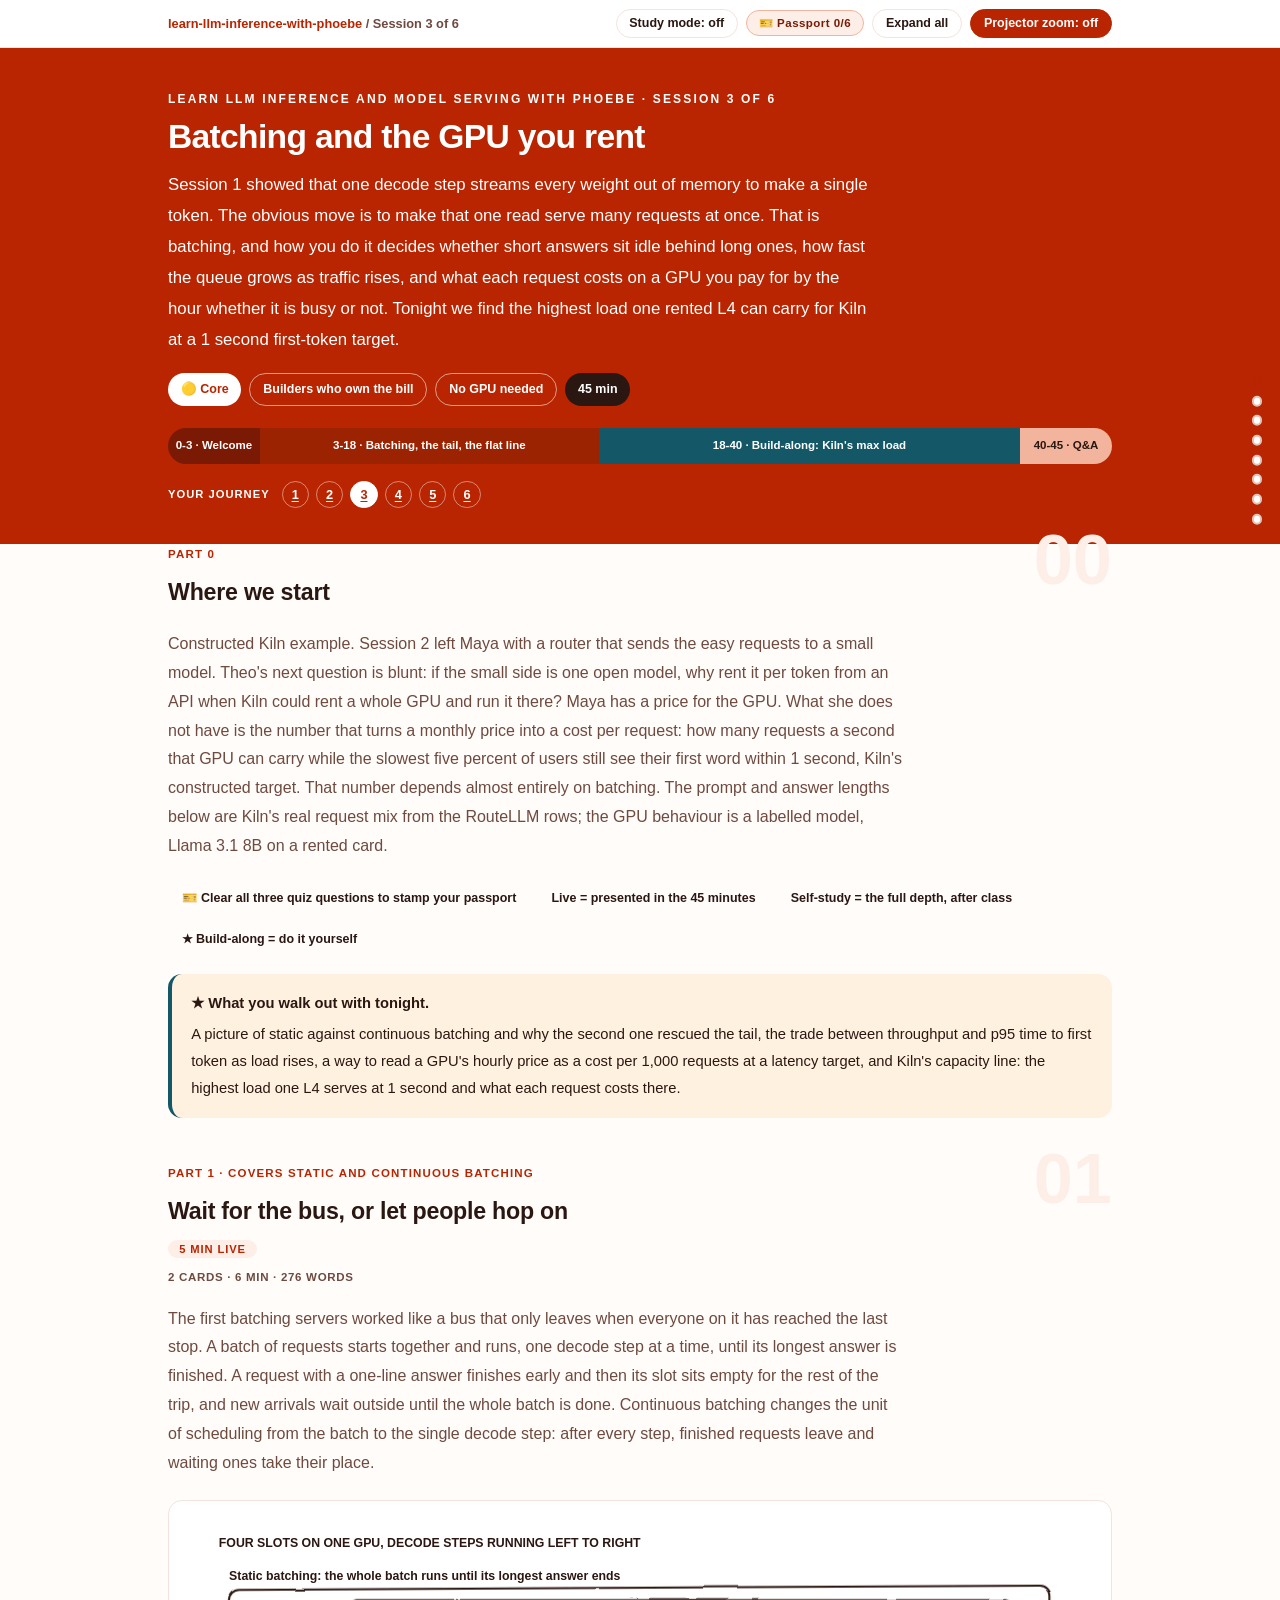
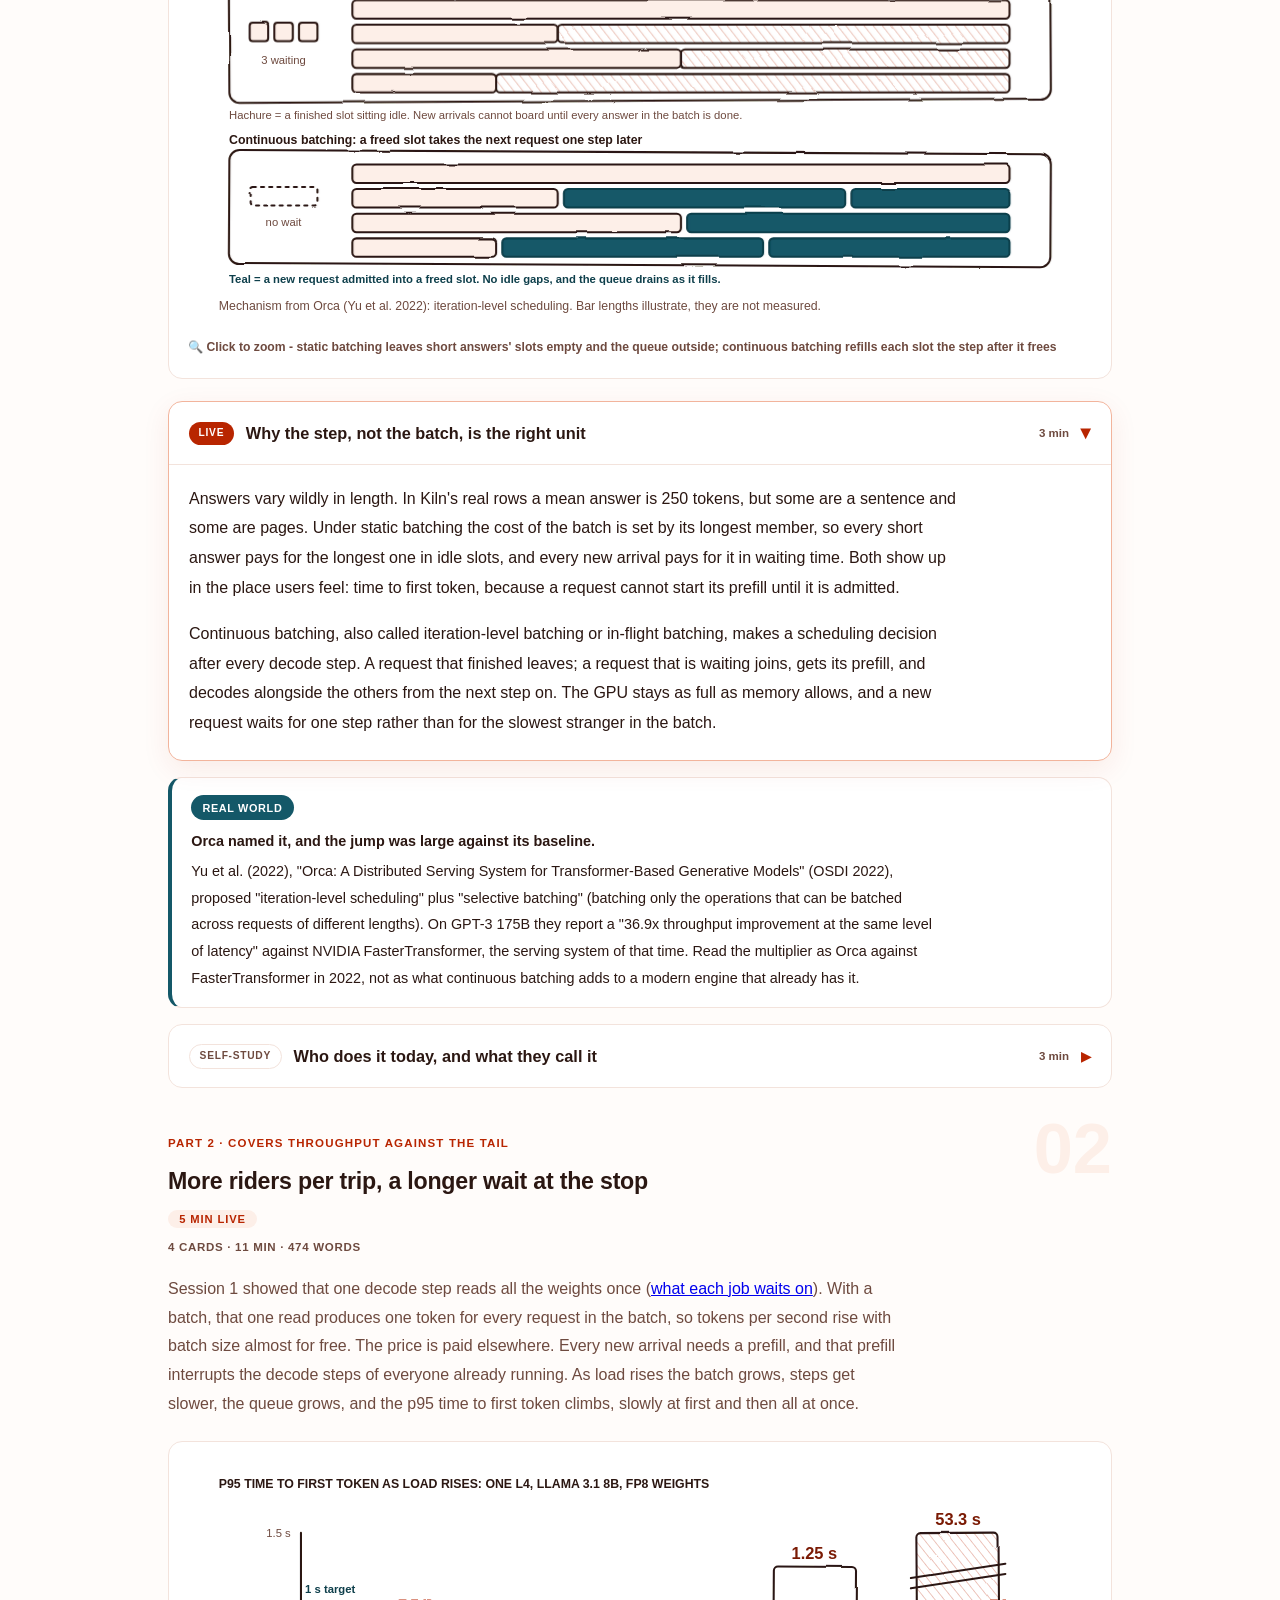
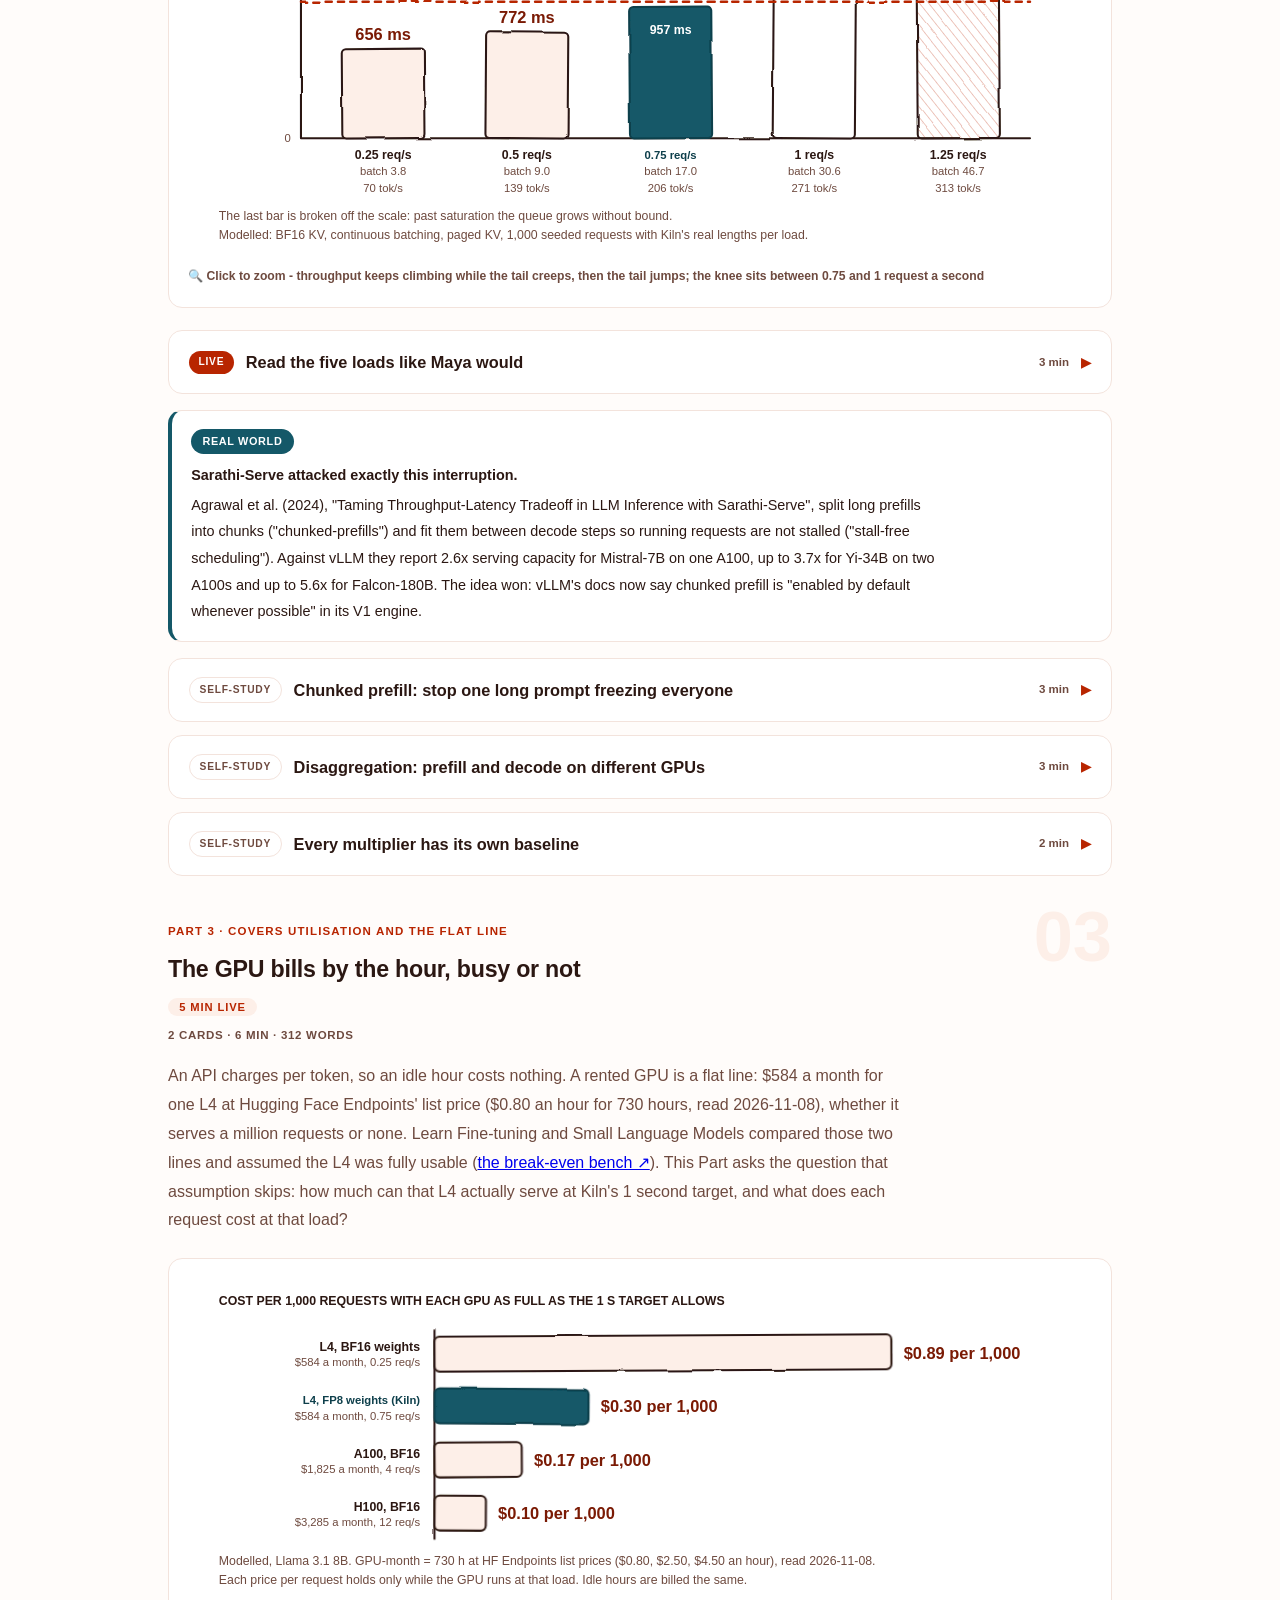
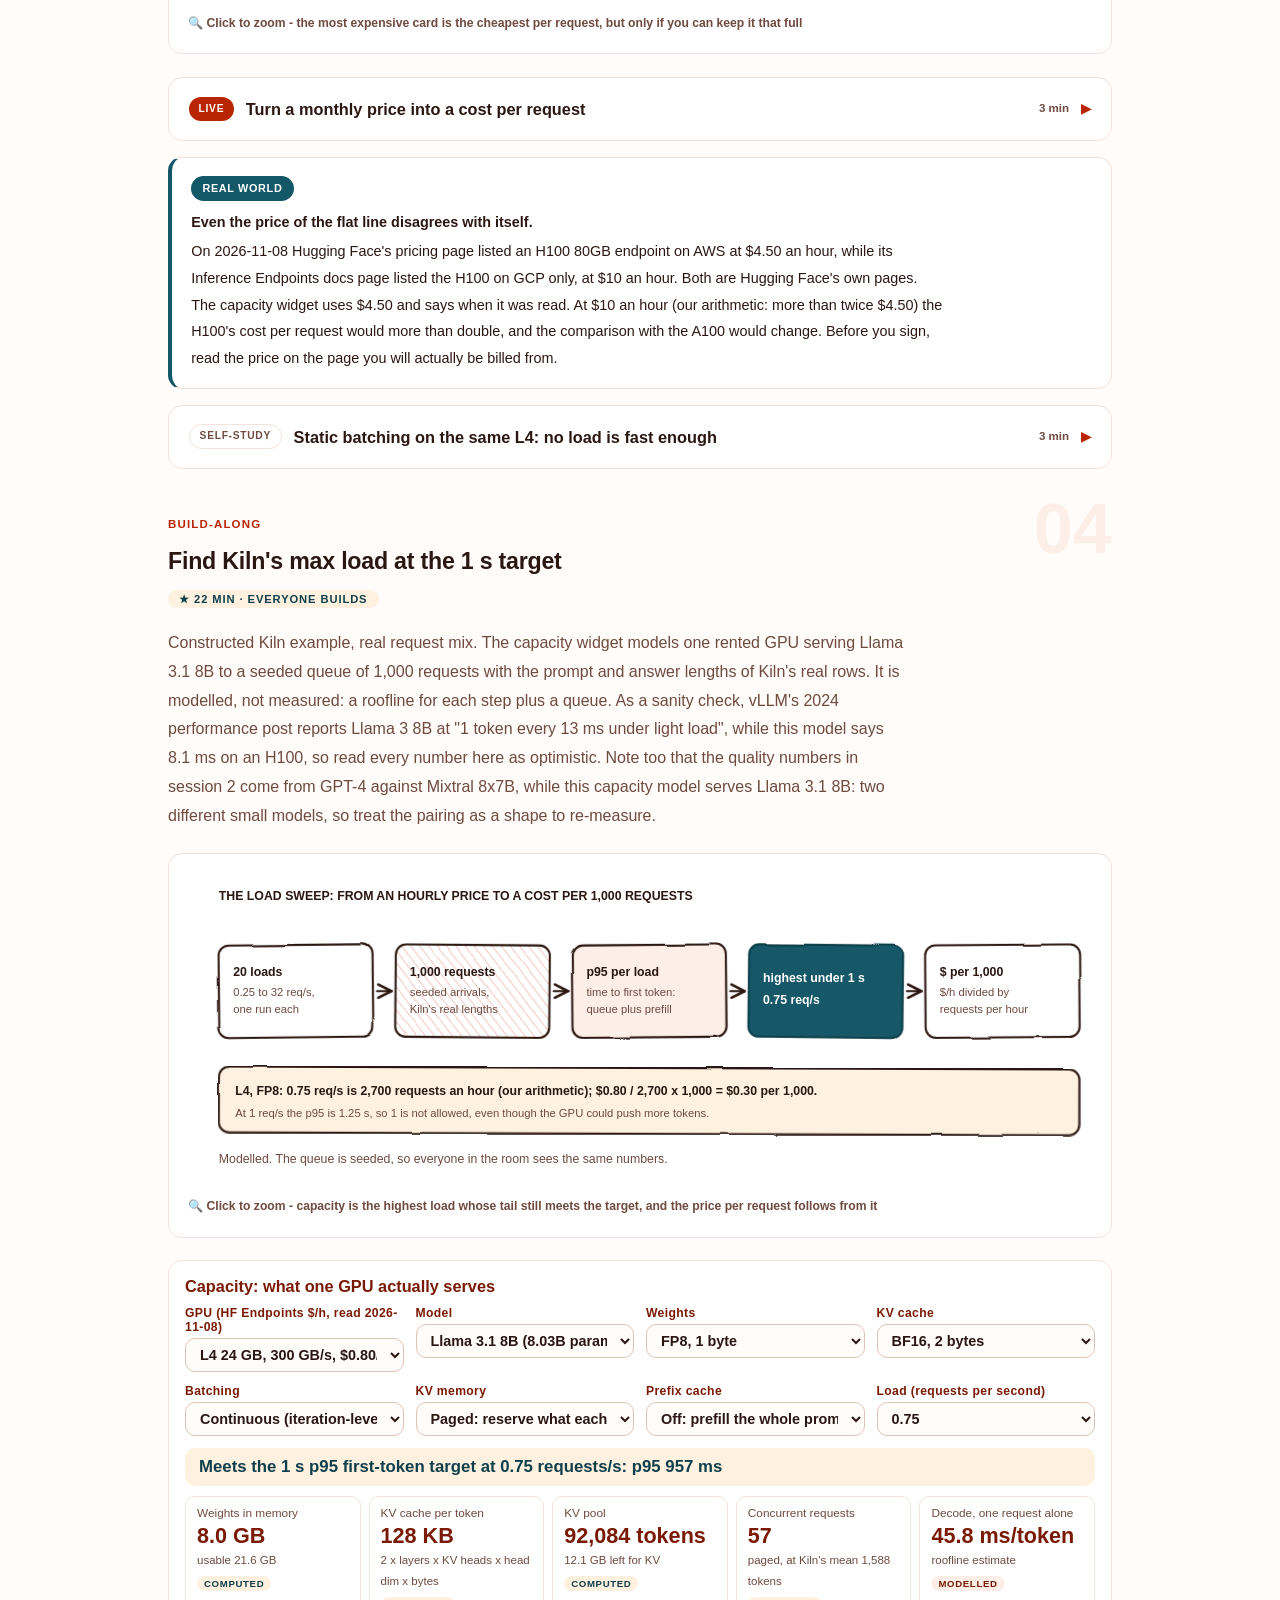
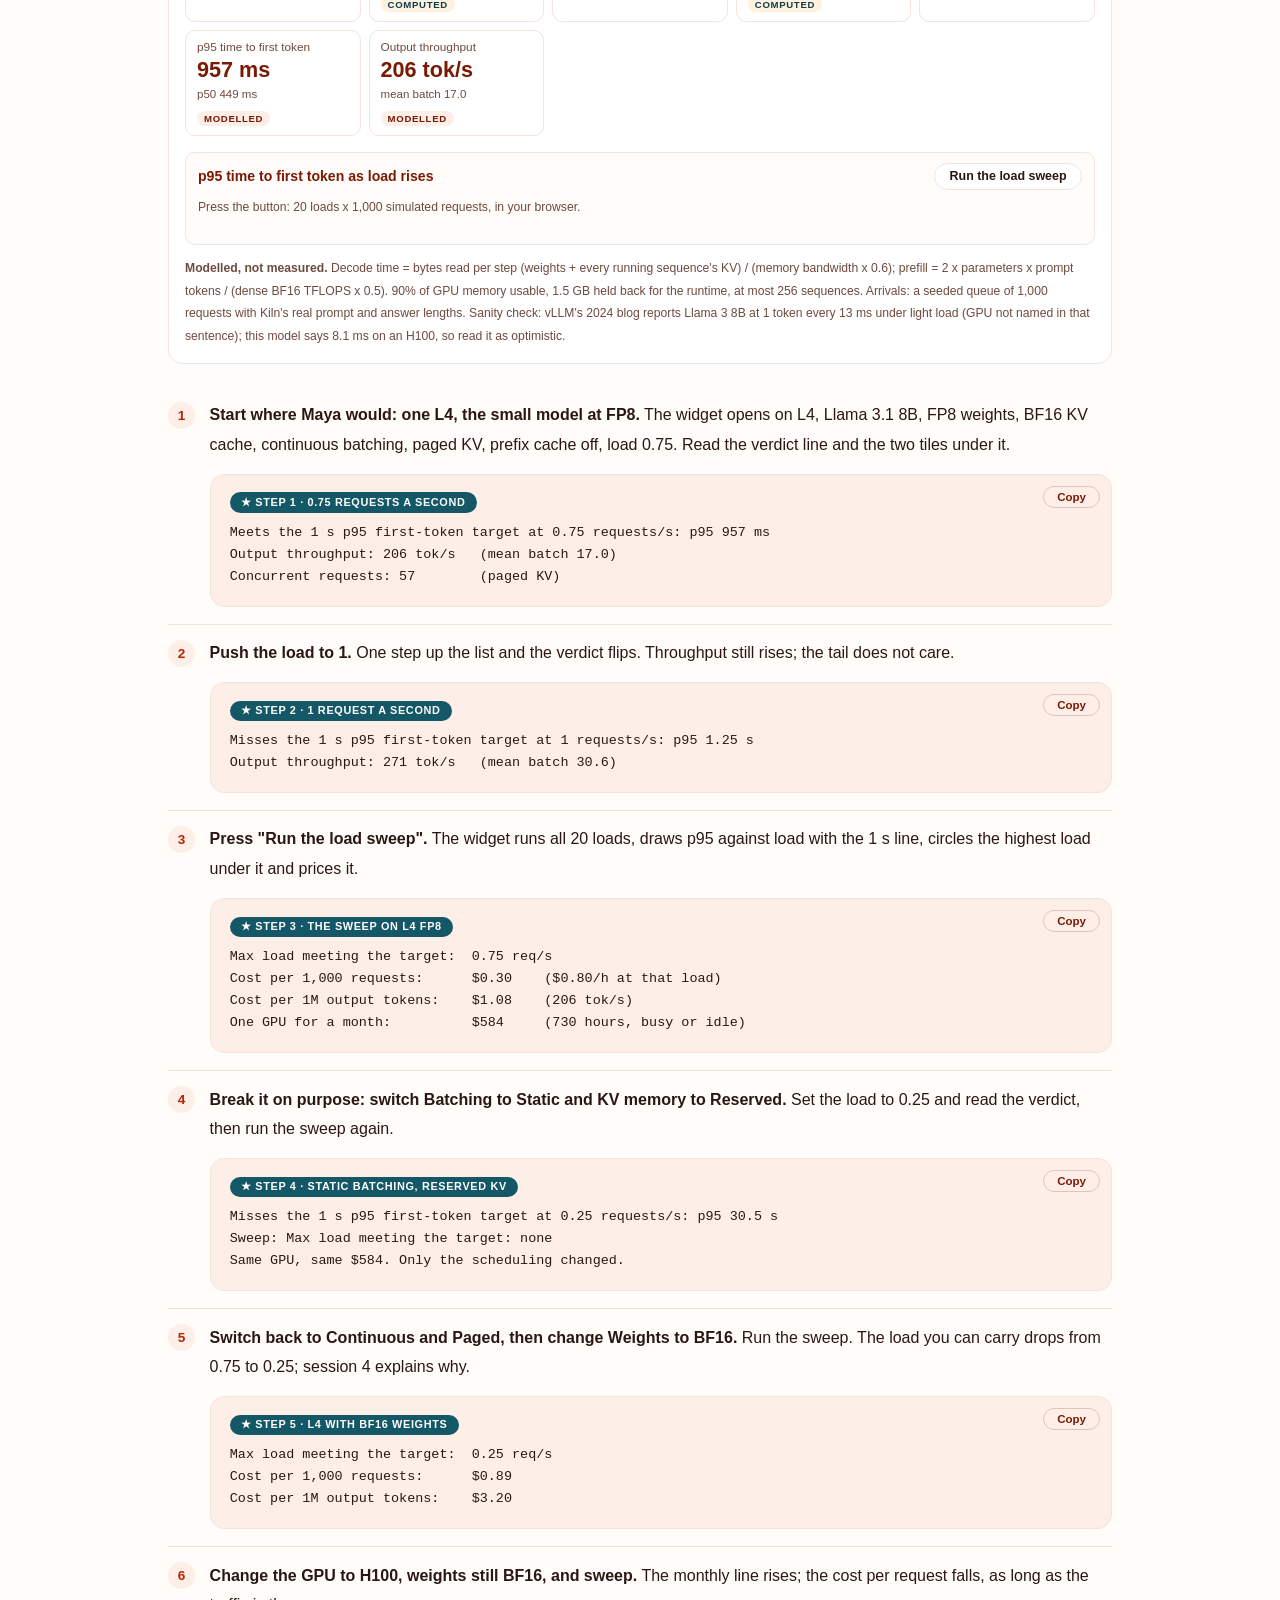
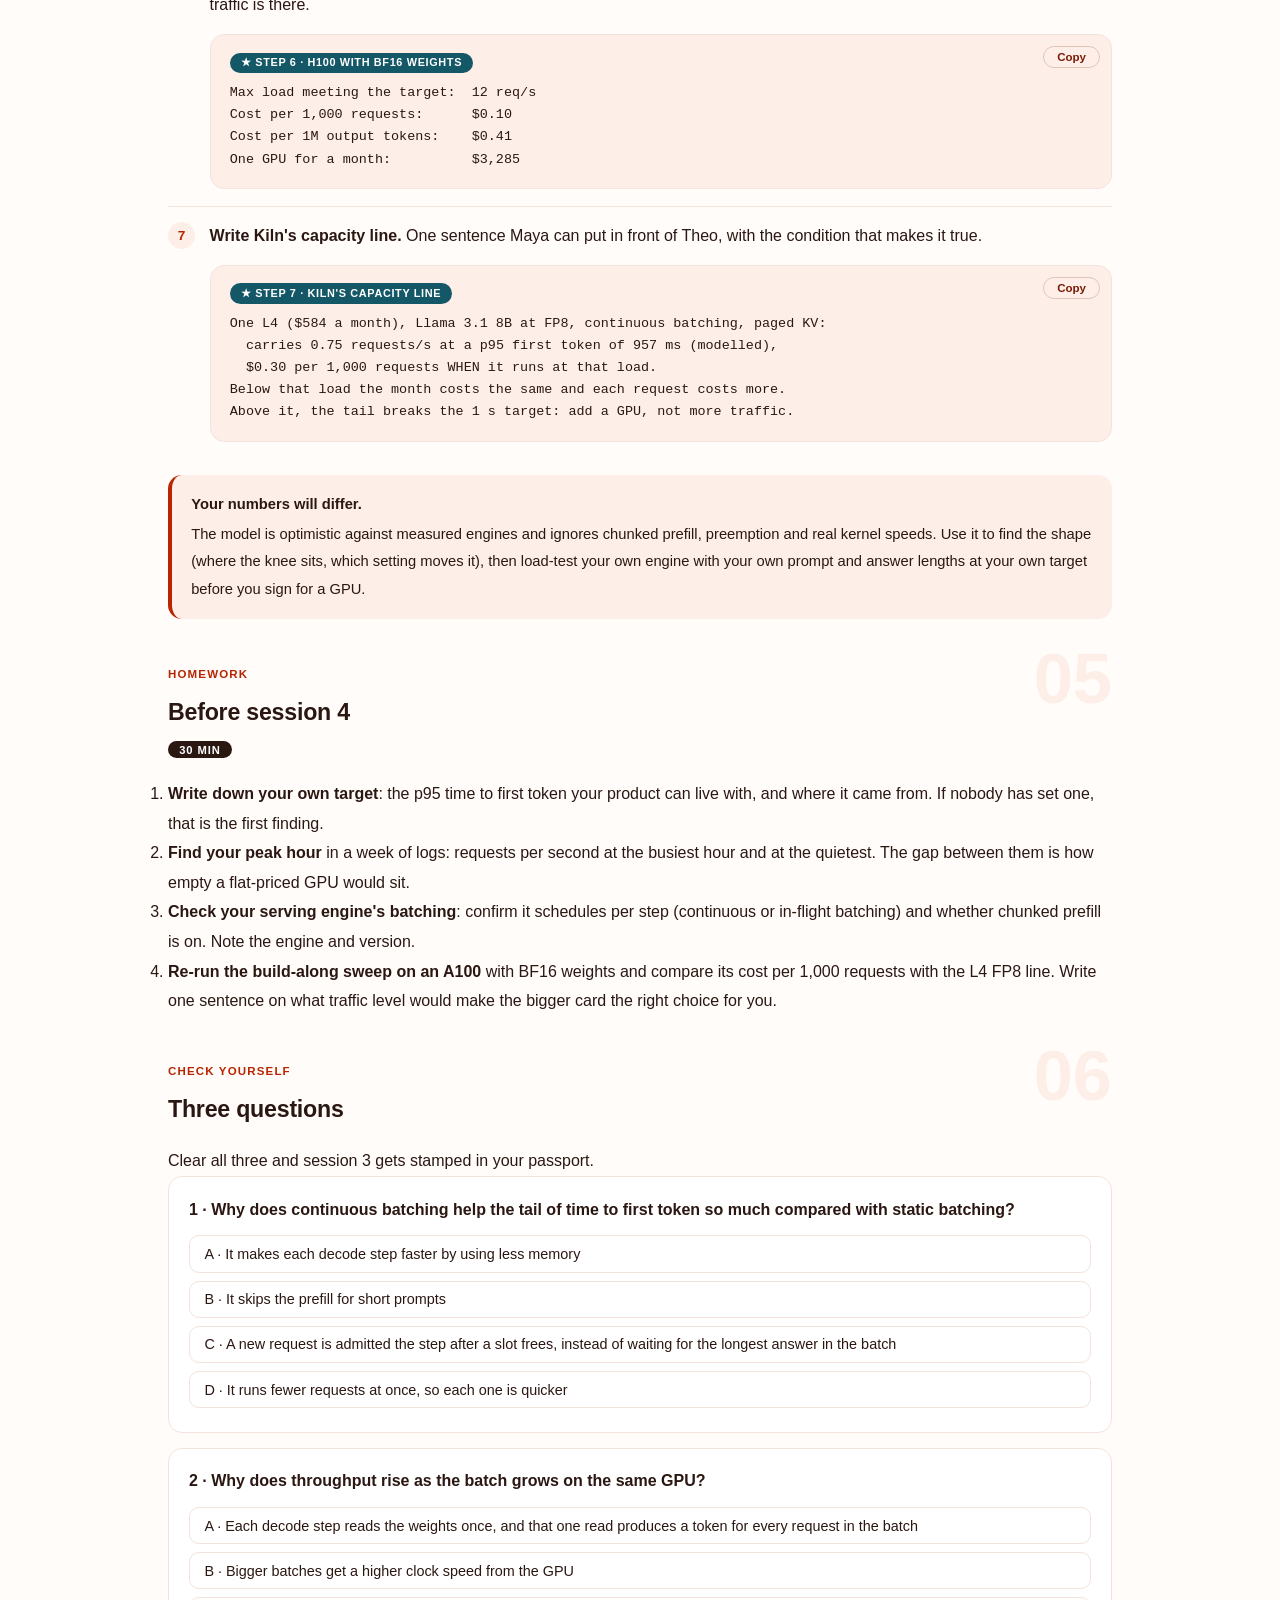
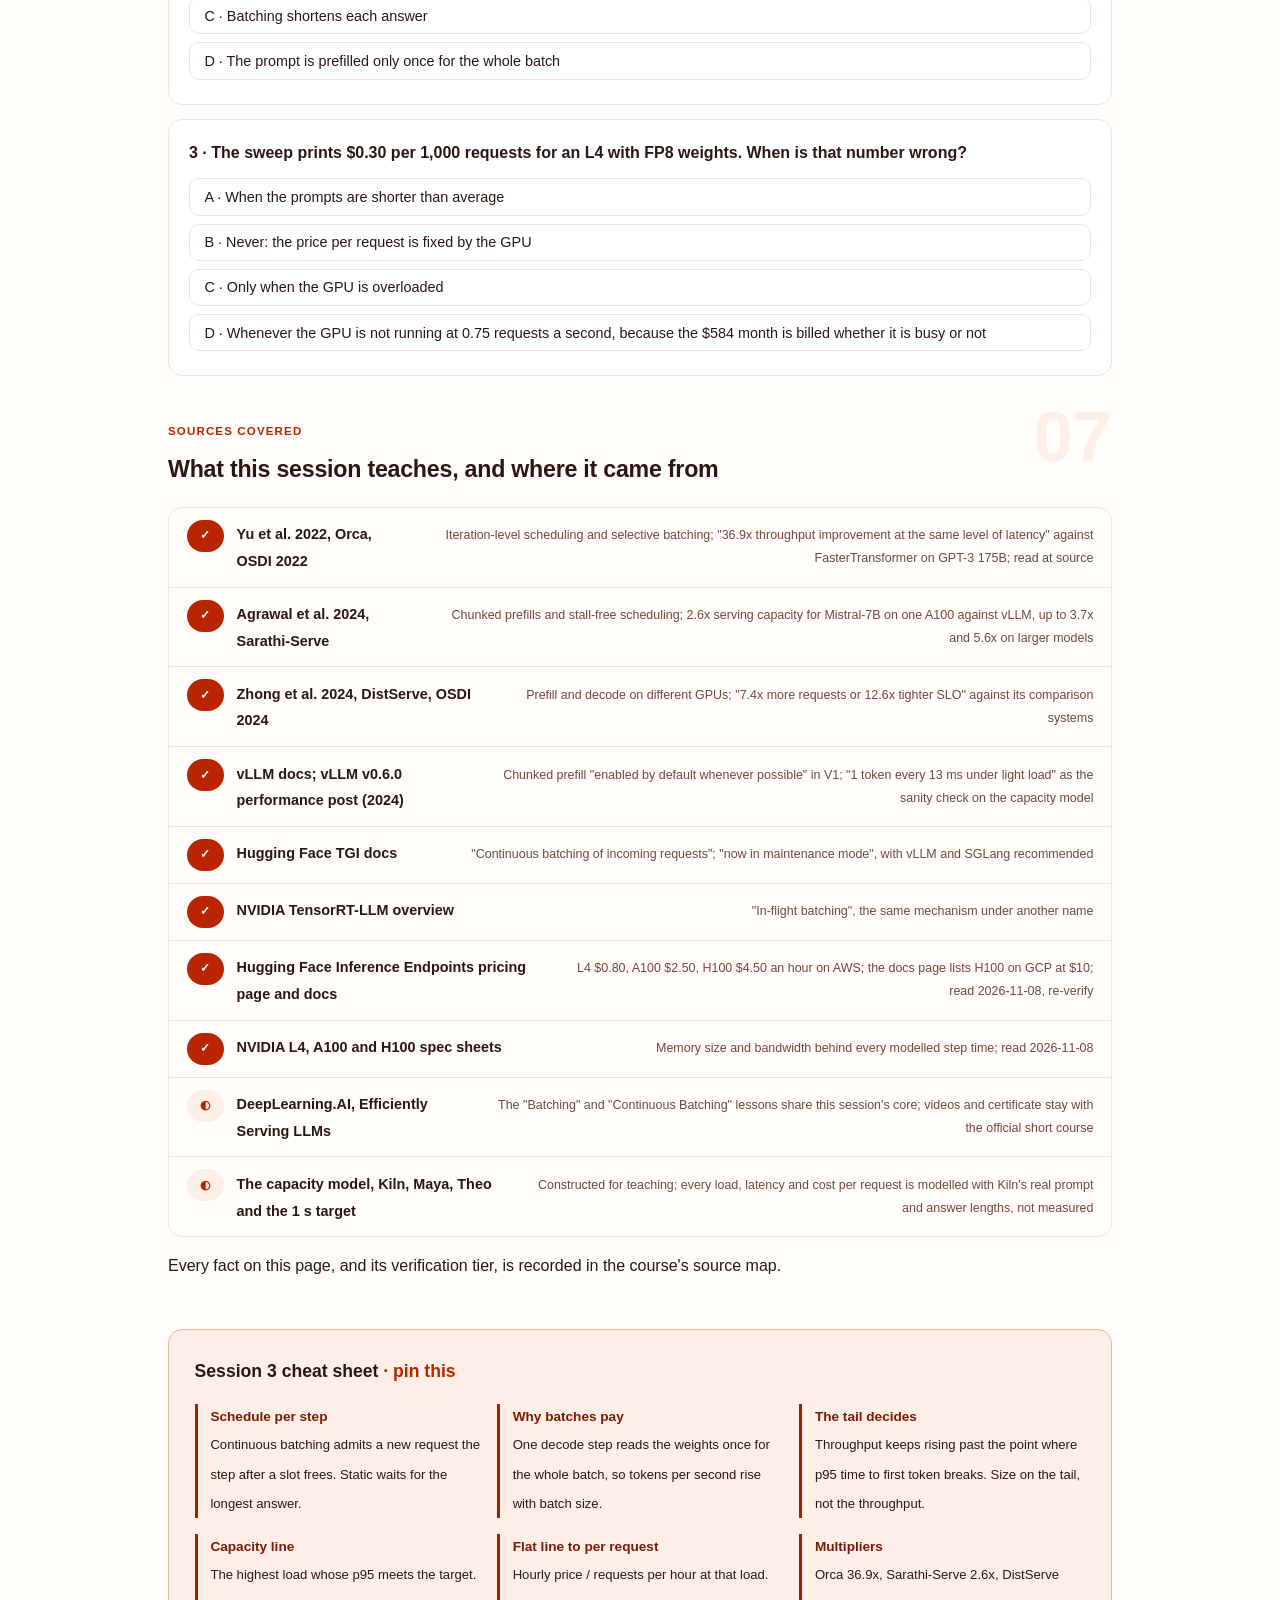
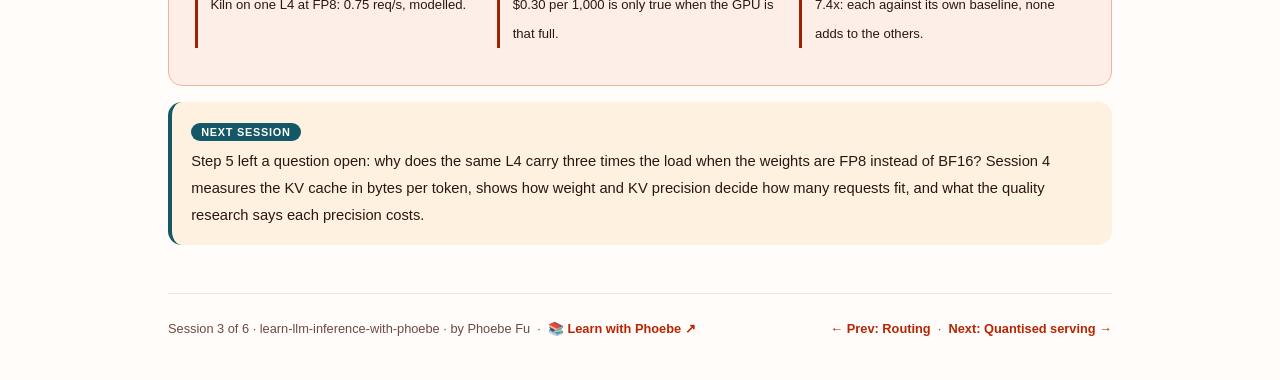
<file: courses/03-batching.html>
<!DOCTYPE html>
<html lang="en">
<head>
<meta charset="UTF-8">
<meta name="viewport" content="width=device-width, initial-scale=1.0">
<!-- social:start -->
<meta name="description" content="Session 3 of 6. Static batching makes every request wait for the slowest answer; continuous batching refills a slot the step after it frees. Bigger batches raise throughput because one decode step reads the weights once for the whole batch, and they push out the tail of first-token latency. A rented GPU bills by the hour, busy or not, so its cost per request depends on how full you keep it. Build-along: Kiln's max load at a 1 s target on one L4.">
<meta property="og:type" content="article">
<meta property="og:site_name" content="Learn with Phoebe">
<meta property="og:title" content="Batching and the GPU you rent - learn llm inference with phoebe">
<meta property="og:description" content="Session 3 of 6. Static against continuous batching, throughput against the p95 tail, and what one rented GPU really serves at a latency target.">
<meta property="og:url" content="https://phoebefu6.github.io/learn-llm-inference-with-phoebe/courses/03-batching.html">
<meta property="og:image" content="https://phoebefu6.github.io/learn-llm-inference-with-phoebe/assets/og-cover.png">
<meta property="og:image:width" content="1200">
<meta property="og:image:height" content="630">
<meta name="twitter:card" content="summary_large_image">
<meta name="twitter:title" content="Batching and the GPU you rent - learn llm inference with phoebe">
<meta name="twitter:description" content="Session 3 of 6. Find the highest load one L4 serves at Kiln's 1 s first-token target, and what each request costs there, in your browser.">
<meta name="twitter:image" content="https://phoebefu6.github.io/learn-llm-inference-with-phoebe/assets/og-cover.png">
<!-- social:end -->
<title>Session 3 · Batching and the GPU you rent - learn llm inference with phoebe</title>
<link rel="stylesheet" href="../assets/style.css?v=1">
</head>
<body>

<div class="toolbar">
  <div class="wrap">
    <span class="crumb"><a href="../index.html">learn-llm-inference-with-phoebe</a> / Session 3 of 6</span>
    <button class="btn" id="toggle-all" type="button">Expand all</button>
    <button class="btn primary" id="zoom-toggle" type="button">Projector zoom: off</button>
  </div>
</div>

<header class="masthead">
  <div class="wrap">
    <div class="eyebrow">Learn LLM Inference and Model Serving with Phoebe · Session 3 of 6</div>
    <h1>Batching and <span class="accent">the GPU you rent</span></h1>
    <p class="sub">Session 1 showed that one decode step streams every weight out of memory to make a single token. The obvious move is to make that one read serve many requests at once. That is batching, and how you do it decides whether short answers sit idle behind long ones, how fast the queue grows as traffic rises, and what each request costs on a GPU you pay for by the hour whether it is busy or not. Tonight we find the highest load one rented L4 can carry for Kiln at a 1 second first-token target.</p>
    <div class="chip-row">
      <span class="chip level">🟡 Core</span>
      <span class="chip audience">Builders who own the bill</span>
      <span class="chip audience">No GPU needed</span>
      <span class="chip time">45 min</span>
    </div>
    <div class="agenda">
      <span class="a1" style="flex:1">0-3 · Welcome</span>
      <span class="a2" style="flex:4">3-18 · Batching, the tail, the flat line</span>
      <span class="a3" style="flex:5">18-40 · Build-along: Kiln's max load</span>
      <span class="a4" style="flex:1">40-45 · Q&amp;A</span>
    </div>
  </div>
</header>

<main class="wrap">

  <section class="section" id="intro">
    <div class="section-kicker">
      <span class="klabel">Part 0</span>
      <h2>Where we start</h2>
    </div>
    <p class="lede">Constructed Kiln example. Session 2 left Maya with a router that sends the easy requests to a small model. Theo's next question is blunt: if the small side is one open model, why rent it per token from an API when Kiln could rent a whole GPU and run it there? Maya has a price for the GPU. What she does not have is the number that turns a monthly price into a cost per request: how many requests a second that GPU can carry while the slowest five percent of users still see their first word within 1 second, Kiln's constructed target. That number depends almost entirely on batching. The prompt and answer lengths below are Kiln's real request mix from the RouteLLM rows; the GPU behaviour is a labelled model, Llama 3.1 8B on a rented card.</p>

    <div class="legend">
      <span class="pill">🎫 Clear all three quiz questions to stamp your passport</span>
      <span class="pill">Live = presented in the 45 minutes</span>
      <span class="pill">Self-study = the full depth, after class</span>
      <span class="pill">★ Build-along = do it yourself</span>
    </div>

    <div class="callout win">
      <p><strong>★ What you walk out with tonight.</strong> A picture of static against continuous batching and why the second one rescued the tail, the trade between throughput and p95 time to first token as load rises, a way to read a GPU's hourly price as a cost per 1,000 requests at a latency target, and Kiln's capacity line: the highest load one L4 serves at 1 second and what each request costs there.</p>
    </div>
  </section>

  <section class="section" id="part-1">
    <div class="section-kicker">
      <span class="klabel">Part 1 · covers static and continuous batching</span>
      <h2>Wait for the bus, or let people hop on</h2>
      <span class="tag concept">5 min live</span>
    </div>
    <p class="lede">The first batching servers worked like a bus that only leaves when everyone on it has reached the last stop. A batch of requests starts together and runs, one decode step at a time, until its longest answer is finished. A request with a one-line answer finishes early and then its slot sits empty for the rest of the trip, and new arrivals wait outside until the whole batch is done. Continuous batching changes the unit of scheduling from the batch to the single decode step: after every step, finished requests leave and waiting ones take their place.</p>

    <figure class="zoomable">
      <svg viewBox="0 0 880 396" xmlns="http://www.w3.org/2000/svg" role="img" aria-label="Four request slots on one GPU over time, in two lanes. Static batching: four requests start together; three finish early and their slots sit idle until the longest answer ends, while three new requests wait in a queue outside. Continuous batching: the same four start together, and each slot is refilled with a new request one decode step after its request finishes, so there are no idle gaps and nothing waits.">
        <defs>
          <filter id="p3aSk" x="-3%" y="-3%" width="106%" height="106%"><feTurbulence type="fractalNoise" baseFrequency="0.02" numOctaves="2" seed="31" result="n"/><feDisplacementMap in="SourceGraphic" in2="n" scale="2.4" xChannelSelector="R" yChannelSelector="G"/></filter>
          <pattern id="p3aHc" patternUnits="userSpaceOnUse" width="7" height="7" patternTransform="rotate(-38)"><line x1="0" y1="0" x2="0" y2="7" stroke="#B82500" stroke-width="1" opacity=".5"/></pattern>
          <marker id="p3aAr" viewBox="0 0 10 10" refX="9" refY="5" markerWidth="8" markerHeight="8" orient="auto"><path d="M1 1 L9 5 L1 9" fill="none" stroke="#2B1712" stroke-width="1.6" stroke-linecap="round"/></marker>
        </defs>
        <style>
          .p3aH { font: 800 12px Inter, sans-serif; fill: #2B1712; }
          .p3aL { font: 600 12px Inter, sans-serif; fill: #2B1712; }
          .p3aS { font: 400 11px Inter, sans-serif; fill: #6E4A3F; }
          .p3aB { font: 800 11px Inter, sans-serif; fill: #0E3F4B; }
          .p3aN { font: 400 12px Inter, sans-serif; fill: #6E4A3F; }
        </style>

        <text class="p3aH" x="30" y="26">FOUR SLOTS ON ONE GPU, DECODE STEPS RUNNING LEFT TO RIGHT</text>

        <g filter="url(#p3aSk)" fill="none" stroke="#2B1712" stroke-width="2" stroke-linecap="round" stroke-linejoin="round">
          <rect x="40" y="66" width="800" height="110" rx="10" transform="rotate(-0.3 440 121)" fill="#FFFFFF"/>
          <rect x="60" y="100" width="18" height="18" rx="3" fill="#FDEFE8"/>
          <rect x="84" y="100" width="18" height="18" rx="3" fill="#FDEFE8"/>
          <rect x="108" y="100" width="18" height="18" rx="3" fill="#FDEFE8"/>
          <rect x="160" y="78" width="640" height="18" rx="4" fill="#FDEFE8"/>
          <rect x="160" y="102" width="200" height="18" rx="4" fill="#FDEFE8"/>
          <rect x="360" y="102" width="440" height="18" rx="4" fill="url(#p3aHc)"/>
          <rect x="160" y="126" width="320" height="18" rx="4" fill="#FDEFE8"/>
          <rect x="480" y="126" width="320" height="18" rx="4" fill="url(#p3aHc)"/>
          <rect x="160" y="150" width="140" height="18" rx="4" fill="#FDEFE8"/>
          <rect x="300" y="150" width="500" height="18" rx="4" fill="url(#p3aHc)"/>

          <rect x="40" y="226" width="800" height="110" rx="10" transform="rotate(0.3 440 281)" fill="#FFFFFF"/>
          <rect x="60" y="260" width="66" height="18" rx="3" stroke-dasharray="3 5"/>
          <rect x="160" y="238" width="640" height="18" rx="4" fill="#FDEFE8"/>
          <rect x="160" y="262" width="200" height="18" rx="4" fill="#FDEFE8"/>
          <rect x="366" y="262" width="274" height="18" rx="4" fill="#145868" stroke="#0E3F4B"/>
          <rect x="646" y="262" width="154" height="18" rx="4" fill="#145868" stroke="#0E3F4B"/>
          <rect x="160" y="286" width="320" height="18" rx="4" fill="#FDEFE8"/>
          <rect x="486" y="286" width="314" height="18" rx="4" fill="#145868" stroke="#0E3F4B"/>
          <rect x="160" y="310" width="140" height="18" rx="4" fill="#FDEFE8"/>
          <rect x="306" y="310" width="254" height="18" rx="4" fill="#145868" stroke="#0E3F4B"/>
          <rect x="566" y="310" width="234" height="18" rx="4" fill="#145868" stroke="#0E3F4B"/>
        </g>

        <text class="p3aL" x="40" y="58">Static batching: the whole batch runs until its longest answer ends</text>
        <text class="p3aS" x="93" y="140" text-anchor="middle">3 waiting</text>
        <text class="p3aS" x="40" y="194">Hachure = a finished slot sitting idle. New arrivals cannot board until every answer in the batch is done.</text>
        <text class="p3aL" x="40" y="218">Continuous batching: a freed slot takes the next request one step later</text>
        <text class="p3aS" x="93" y="298" text-anchor="middle">no wait</text>
        <text class="p3aB" x="40" y="354">Teal = a new request admitted into a freed slot. No idle gaps, and the queue drains as it fills.</text>

        <text class="p3aN" x="30" y="380">Mechanism from Orca (Yu et al. 2022): iteration-level scheduling. Bar lengths illustrate, they are not measured.</text>
      </svg>
      <figcaption>🔍 Click to zoom - static batching leaves short answers' slots empty and the queue outside; continuous batching refills each slot the step after it frees</figcaption>
    </figure>

    <details class="card" open>
      <summary><span class="mode live">Live</span>Why the step, not the batch, is the right unit<span class="mini">3 min</span><span class="caret">▶</span></summary>
      <div class="body">
        <p>Answers vary wildly in length. In Kiln's real rows a mean answer is 250 tokens, but some are a sentence and some are pages. Under static batching the cost of the batch is set by its longest member, so every short answer pays for the longest one in idle slots, and every new arrival pays for it in waiting time. Both show up in the place users feel: time to first token, because a request cannot start its prefill until it is admitted.</p>
        <p>Continuous batching, also called iteration-level batching or in-flight batching, makes a scheduling decision after every decode step. A request that finished leaves; a request that is waiting joins, gets its prefill, and decodes alongside the others from the next step on. The GPU stays as full as memory allows, and a new request waits for one step rather than for the slowest stranger in the batch.</p>
      </div>
    </details>

    <div class="callout example">
      <span class="ex-pill">Real world</span>
      <p><strong>Orca named it, and the jump was large against its baseline.</strong> Yu et al. (2022), "Orca: A Distributed Serving System for Transformer-Based Generative Models" (OSDI 2022), proposed "iteration-level scheduling" plus "selective batching" (batching only the operations that can be batched across requests of different lengths). On GPT-3 175B they report a "36.9x throughput improvement at the same level of latency" against NVIDIA FasterTransformer, the serving system of that time. Read the multiplier as Orca against FasterTransformer in 2022, not as what continuous batching adds to a modern engine that already has it.</p>
    </div>

    <details class="card">
      <summary><span class="mode self">Self-study</span>Who does it today, and what they call it<span class="mini">3 min</span><span class="caret">▶</span></summary>
      <div class="body">
        <p>Continuous batching is now the default in every serious serving engine, which is why you rarely see it as a switch. vLLM schedules at the step level by design. Hugging Face's Text Generation Inference lists "Continuous batching of incoming requests" among its features, and its docs now say "text-generation-inference is now in maintenance mode", recommending vLLM and SGLang instead. NVIDIA's TensorRT-LLM calls the same idea "In-flight batching". Three names, one mechanism.</p>
        <p>The practical lesson: if you rent a managed endpoint or run one of these engines, you already have continuous batching. Where static batching still bites is in hand-rolled serving code that loops over a fixed batch, and in offline jobs where nobody checked. The build-along lets you switch it back on to see what it costs.</p>
      </div>
    </details>
  </section>

  <section class="section" id="part-2">
    <div class="section-kicker">
      <span class="klabel">Part 2 · covers throughput against the tail</span>
      <h2>More riders per trip, a longer wait at the stop</h2>
      <span class="tag concept">5 min live</span>
    </div>
    <p class="lede">Session 1 showed that one decode step reads all the weights once (<a href="01-where-the-money-goes.html#part-2">what each job waits on</a>). With a batch, that one read produces one token for every request in the batch, so tokens per second rise with batch size almost for free. The price is paid elsewhere. Every new arrival needs a prefill, and that prefill interrupts the decode steps of everyone already running. As load rises the batch grows, steps get slower, the queue grows, and the p95 time to first token climbs, slowly at first and then all at once.</p>

    <figure class="zoomable">
      <svg viewBox="0 0 880 384" xmlns="http://www.w3.org/2000/svg" role="img" aria-label="Modelled p95 time to first token against load on one L4 serving Llama 3.1 8B with FP8 weights, continuous batching and paged KV. At 0.25 requests per second the p95 is 656 milliseconds with a mean batch of 3.8 and 70 tokens per second; at 0.5, 772 milliseconds, batch 9.0, 139 tokens per second; at 0.75, 957 milliseconds, batch 17.0, 206 tokens per second, the highest load under the 1 second target; at 1, 1.25 seconds, batch 30.6, 271 tokens per second; at 1.25, 53.3 seconds, batch 46.7, 313 tokens per second, past saturation.">
        <defs>
          <filter id="p3bSk" x="-3%" y="-3%" width="106%" height="106%"><feTurbulence type="fractalNoise" baseFrequency="0.02" numOctaves="2" seed="37" result="n"/><feDisplacementMap in="SourceGraphic" in2="n" scale="2.4" xChannelSelector="R" yChannelSelector="G"/></filter>
          <pattern id="p3bHc" patternUnits="userSpaceOnUse" width="7" height="7" patternTransform="rotate(-38)"><line x1="0" y1="0" x2="0" y2="7" stroke="#B82500" stroke-width="1" opacity=".5"/></pattern>
          <marker id="p3bAr" viewBox="0 0 10 10" refX="9" refY="5" markerWidth="8" markerHeight="8" orient="auto"><path d="M1 1 L9 5 L1 9" fill="none" stroke="#2B1712" stroke-width="1.6" stroke-linecap="round"/></marker>
        </defs>
        <style>
          .p3bH { font: 800 12px Inter, sans-serif; fill: #2B1712; }
          .p3bL { font: 600 12px Inter, sans-serif; fill: #2B1712; }
          .p3bS { font: 400 11px Inter, sans-serif; fill: #6E4A3F; }
          .p3bB { font: 800 11px Inter, sans-serif; fill: #0E3F4B; }
          .p3bV { font: 800 16px Inter, sans-serif; fill: #7A1A04; }
          .p3bW { font: 800 12px Inter, sans-serif; fill: #FFFFFF; }
          .p3bN { font: 400 12px Inter, sans-serif; fill: #6E4A3F; }
        </style>

        <text class="p3bH" x="30" y="26">P95 TIME TO FIRST TOKEN AS LOAD RISES: ONE L4, LLAMA 3.1 8B, FP8 WEIGHTS</text>

        <g filter="url(#p3bSk)" fill="none" stroke="#2B1712" stroke-width="2" stroke-linecap="round" stroke-linejoin="round">
          <path d="M110 70 L110 270 L820 270"/>
          <rect x="150" y="183" width="80" height="87" rx="4" transform="rotate(-0.4 190 226)" fill="#FDEFE8"/>
          <rect x="290" y="167" width="80" height="103" rx="4" transform="rotate(0.4 330 218)" fill="#FDEFE8"/>
          <rect x="430" y="142" width="80" height="128" rx="4" transform="rotate(-0.4 470 206)" fill="#145868" stroke="#0E3F4B"/>
          <rect x="570" y="103" width="80" height="167" rx="4" transform="rotate(0.4 610 186)" fill="#FFFFFF"/>
          <rect x="710" y="70" width="80" height="200" rx="4" transform="rotate(-0.4 750 170)" fill="url(#p3bHc)"/>
          <path d="M704 114 L796 100 M704 124 L796 110"/>
          <path d="M110 137 L820 137" stroke="#B82500" stroke-width="2.4" stroke-dasharray="6 6"/>
        </g>

        <text class="p3bS" x="100" y="74" text-anchor="end">1.5 s</text>
        <text class="p3bS" x="100" y="274" text-anchor="end">0</text>
        <text class="p3bB" x="114" y="129">1 s target</text>

        <text class="p3bV" x="190" y="174" text-anchor="middle">656 ms</text>
        <text class="p3bV" x="330" y="158" text-anchor="middle">772 ms</text>
        <text class="p3bW" x="470" y="168" text-anchor="middle">957 ms</text>
        <text class="p3bV" x="610" y="95" text-anchor="middle">1.25 s</text>
        <text class="p3bV" x="750" y="62" text-anchor="middle">53.3 s</text>

        <text class="p3bL" x="190" y="290" text-anchor="middle">0.25 req/s</text>
        <text class="p3bL" x="330" y="290" text-anchor="middle">0.5 req/s</text>
        <text class="p3bB" x="470" y="290" text-anchor="middle">0.75 req/s</text>
        <text class="p3bL" x="610" y="290" text-anchor="middle">1 req/s</text>
        <text class="p3bL" x="750" y="290" text-anchor="middle">1.25 req/s</text>
        <text class="p3bS" x="190" y="306" text-anchor="middle">batch 3.8</text>
        <text class="p3bS" x="330" y="306" text-anchor="middle">batch 9.0</text>
        <text class="p3bS" x="470" y="306" text-anchor="middle">batch 17.0</text>
        <text class="p3bS" x="610" y="306" text-anchor="middle">batch 30.6</text>
        <text class="p3bS" x="750" y="306" text-anchor="middle">batch 46.7</text>
        <text class="p3bS" x="190" y="322" text-anchor="middle">70 tok/s</text>
        <text class="p3bS" x="330" y="322" text-anchor="middle">139 tok/s</text>
        <text class="p3bS" x="470" y="322" text-anchor="middle">206 tok/s</text>
        <text class="p3bS" x="610" y="322" text-anchor="middle">271 tok/s</text>
        <text class="p3bS" x="750" y="322" text-anchor="middle">313 tok/s</text>

        <text class="p3bN" x="30" y="350">The last bar is broken off the scale: past saturation the queue grows without bound.</text>
        <text class="p3bN" x="30" y="368">Modelled: BF16 KV, continuous batching, paged KV, 1,000 seeded requests with Kiln's real lengths per load.</text>
      </svg>
      <figcaption>🔍 Click to zoom - throughput keeps climbing while the tail creeps, then the tail jumps; the knee sits between 0.75 and 1 request a second</figcaption>
    </figure>

    <details class="card">
      <summary><span class="mode live">Live</span>Read the five loads like Maya would<span class="mini">3 min</span><span class="caret">▶</span></summary>
      <div class="body">
        <p>All modelled, one L4, Kiln's request mix. At 0.25 requests a second the mean batch is 3.8 and the GPU puts out 70 tokens a second; the p95 first token is 656 ms. Triple the load to 0.75 and the mean batch grows to 17.0 and throughput to 206 tok/s, while p95 only moves to 957 ms. That is batching paying off: more work from the same weight reads, at a small cost in the tail.</p>
        <p>Then the knee. At 1 request a second, p95 is 1.25 s and Kiln's 1 second target is missed, although the GPU is still producing more tokens (271 tok/s, batch 30.6). At 1.25 requests a second arrivals outpace what the GPU can finish, the queue never empties, and p95 is 53.3 s. Throughput is still rising (313 tok/s) at the very moment the service becomes unusable. That is why a throughput chart on its own is the wrong chart for capacity: the tail decides, and Learn Agent Launch treats that p95 as a service level you own (<a href="https://phoebefu6.github.io/learn-agent-launch-with-phoebe/courses/b3-operational-metrics.html">operational metrics ↗</a>).</p>
      </div>
    </details>

    <div class="callout example">
      <span class="ex-pill">Real world</span>
      <p><strong>Sarathi-Serve attacked exactly this interruption.</strong> Agrawal et al. (2024), "Taming Throughput-Latency Tradeoff in LLM Inference with Sarathi-Serve", split long prefills into chunks ("chunked-prefills") and fit them between decode steps so running requests are not stalled ("stall-free scheduling"). Against vLLM they report 2.6x serving capacity for Mistral-7B on one A100, up to 3.7x for Yi-34B on two A100s and up to 5.6x for Falcon-180B. The idea won: vLLM's docs now say chunked prefill is "enabled by default whenever possible" in its V1 engine.</p>
    </div>

    <details class="card">
      <summary><span class="mode self">Self-study</span>Chunked prefill: stop one long prompt freezing everyone<span class="mini">3 min</span><span class="caret">▶</span></summary>
      <div class="body">
        <p>In plain continuous batching a new request's whole prefill runs in one go, and every decode step behind it waits. Kiln's prompts carry a 1,200-token system prompt, so each arrival is a sizeable prefill. Chunked prefill cuts that prefill into pieces and runs one piece per step alongside the decode work, so time per output token for running users stays steady and the GPU's arithmetic, idle during decode, gets used.</p>
        <p>The capacity model in the build-along does not chunk prefills. It treats each prefill as one block, which is one reason to read its tail numbers as a model of the mechanism, not a forecast for your engine. Session 5 removes most of the prefill another way, by reusing the system prompt's KV.</p>
      </div>
    </details>

    <details class="card">
      <summary><span class="mode self">Self-study</span>Disaggregation: prefill and decode on different GPUs<span class="mini">3 min</span><span class="caret">▶</span></summary>
      <div class="body">
        <p>If prefill is arithmetic-bound and decode is bandwidth-bound, why make them share a GPU at all? Zhong et al. (2024), "DistServe" (OSDI 2024), run prefill on one set of GPUs and decode on another and hand the KV cache across. They report serving "7.4x more requests or 12.6x tighter SLO" against the systems they compare with. It is the right tool when you run many GPUs and have very different first-token and per-token targets; on one rented L4 there is nothing to split.</p>
      </div>
    </details>

    <details class="card">
      <summary><span class="mode self">Self-study</span>Every multiplier has its own baseline<span class="mini">2 min</span><span class="caret">▶</span></summary>
      <div class="body">
        <p>Orca 36.9x against FasterTransformer. Sarathi-Serve 2.6x to 5.6x against vLLM. DistServe 7.4x more requests against its comparison systems. PagedAttention, in session 4, 2-4x against FasterTransformer and Orca. Each paper picked its model, its hardware, its traffic and the best system of its time as the baseline. None of them multiplies with the others, and none of them tells you what your engine will gain, because your engine already includes most of the earlier ideas. The honest use of a multiplier is to know which mechanism matters, then measure on your own traffic.</p>
      </div>
    </details>
  </section>

  <section class="section" id="part-3">
    <div class="section-kicker">
      <span class="klabel">Part 3 · covers utilisation and the flat line</span>
      <h2>The GPU bills by the hour, busy or not</h2>
      <span class="tag concept">5 min live</span>
    </div>
    <p class="lede">An API charges per token, so an idle hour costs nothing. A rented GPU is a flat line: $584 a month for one L4 at Hugging Face Endpoints' list price ($0.80 an hour for 730 hours, read 2026-11-08), whether it serves a million requests or none. Learn Fine-tuning and Small Language Models compared those two lines and assumed the L4 was fully usable (<a href="https://phoebefu6.github.io/learn-fine-tuning-slm-with-phoebe/courses/06-the-break-even-bench.html">the break-even bench ↗</a>). This Part asks the question that assumption skips: how much can that L4 actually serve at Kiln's 1 second target, and what does each request cost at that load?</p>

    <figure class="zoomable">
      <svg viewBox="0 0 880 316" xmlns="http://www.w3.org/2000/svg" role="img" aria-label="Modelled cost per 1,000 requests at the highest load each GPU serves within a 1 second p95 first-token target, Llama 3.1 8B. L4 with BF16 weights, 584 dollars a month, 0.25 requests per second: 0.89 dollars. L4 with FP8 weights, 584 dollars a month, 0.75 requests per second: 0.30 dollars. A100 BF16, 1,825 dollars a month, 4 requests per second: 0.17 dollars. H100 BF16, 3,285 dollars a month, 12 requests per second: 0.10 dollars.">
        <defs>
          <filter id="p3cSk" x="-3%" y="-3%" width="106%" height="106%"><feTurbulence type="fractalNoise" baseFrequency="0.02" numOctaves="2" seed="41" result="n"/><feDisplacementMap in="SourceGraphic" in2="n" scale="2.4" xChannelSelector="R" yChannelSelector="G"/></filter>
          <pattern id="p3cHc" patternUnits="userSpaceOnUse" width="7" height="7" patternTransform="rotate(-38)"><line x1="0" y1="0" x2="0" y2="7" stroke="#B82500" stroke-width="1" opacity=".5"/></pattern>
          <marker id="p3cAr" viewBox="0 0 10 10" refX="9" refY="5" markerWidth="8" markerHeight="8" orient="auto"><path d="M1 1 L9 5 L1 9" fill="none" stroke="#2B1712" stroke-width="1.6" stroke-linecap="round"/></marker>
        </defs>
        <style>
          .p3cH { font: 800 12px Inter, sans-serif; fill: #2B1712; }
          .p3cL { font: 600 12px Inter, sans-serif; fill: #2B1712; }
          .p3cS { font: 400 11px Inter, sans-serif; fill: #6E4A3F; }
          .p3cB { font: 800 11px Inter, sans-serif; fill: #0E3F4B; }
          .p3cV { font: 800 16px Inter, sans-serif; fill: #7A1A04; }
          .p3cN { font: 400 12px Inter, sans-serif; fill: #6E4A3F; }
        </style>

        <text class="p3cH" x="30" y="26">COST PER 1,000 REQUESTS WITH EACH GPU AS FULL AS THE 1 S TARGET ALLOWS</text>

        <g filter="url(#p3cSk)" fill="none" stroke="#2B1712" stroke-width="2" stroke-linecap="round" stroke-linejoin="round">
          <path d="M240 50 L240 254"/>
          <rect x="240" y="56" width="445" height="34" rx="5" transform="rotate(-0.3 462 73)" fill="#FDEFE8"/>
          <rect x="240" y="108" width="150" height="34" rx="5" transform="rotate(0.4 315 125)" fill="#145868" stroke="#0E3F4B"/>
          <rect x="240" y="160" width="85" height="34" rx="5" transform="rotate(-0.4 282 177)" fill="#FDEFE8"/>
          <rect x="240" y="212" width="50" height="34" rx="5" transform="rotate(0.4 265 229)" fill="#FDEFE8"/>
        </g>

        <text class="p3cL" x="226" y="71" text-anchor="end">L4, BF16 weights</text>
        <text class="p3cS" x="226" y="86" text-anchor="end">$584 a month, 0.25 req/s</text>
        <text class="p3cB" x="226" y="123" text-anchor="end">L4, FP8 weights (Kiln)</text>
        <text class="p3cS" x="226" y="138" text-anchor="end">$584 a month, 0.75 req/s</text>
        <text class="p3cL" x="226" y="175" text-anchor="end">A100, BF16</text>
        <text class="p3cS" x="226" y="190" text-anchor="end">$1,825 a month, 4 req/s</text>
        <text class="p3cL" x="226" y="227" text-anchor="end">H100, BF16</text>
        <text class="p3cS" x="226" y="242" text-anchor="end">$3,285 a month, 12 req/s</text>

        <text class="p3cV" x="697" y="79">$0.89 per 1,000</text>
        <text class="p3cV" x="402" y="131">$0.30 per 1,000</text>
        <text class="p3cV" x="337" y="183">$0.17 per 1,000</text>
        <text class="p3cV" x="302" y="235">$0.10 per 1,000</text>

        <text class="p3cN" x="30" y="280">Modelled, Llama 3.1 8B. GPU-month = 730 h at HF Endpoints list prices ($0.80, $2.50, $4.50 an hour), read 2026-11-08.</text>
        <text class="p3cN" x="30" y="298">Each price per request holds only while the GPU runs at that load. Idle hours are billed the same.</text>
      </svg>
      <figcaption>🔍 Click to zoom - the most expensive card is the cheapest per request, but only if you can keep it that full</figcaption>
    </figure>

    <details class="card">
      <summary><span class="mode live">Live</span>Turn a monthly price into a cost per request<span class="mini">3 min</span><span class="caret">▶</span></summary>
      <div class="body">
        <p>The rule is one division: the hourly price over the requests served in that hour. The hard part is the denominator, which is not "as many as the GPU can push" but "as many as it can push while the tail meets the target". On the L4 with FP8 weights the capacity model's sweep says 0.75 requests a second, which puts the cost at $0.30 per 1,000 requests ($1.08 per million output tokens). The same L4 with BF16 weights carries only 0.25 requests a second at the target, so the same $584 buys $0.89 per 1,000. Session 4 explains why the weight format triples the load.</p>
        <p>Bigger cards look worse on the monthly line and better per request. The A100 serves 4 requests a second at the target for $0.17 per 1,000; the H100 serves 12 for $0.10. All modelled. The catch is in the last line of the figure: $0.10 is only true if Kiln actually sends the H100 12 requests a second, around the clock. Session 6 shows what happens to Kiln's bill when the small side's traffic is far below that.</p>
      </div>
    </details>

    <div class="callout example">
      <span class="ex-pill">Real world</span>
      <p><strong>Even the price of the flat line disagrees with itself.</strong> On 2026-11-08 Hugging Face's pricing page listed an H100 80GB endpoint on AWS at $4.50 an hour, while its Inference Endpoints docs page listed the H100 on GCP only, at $10 an hour. Both are Hugging Face's own pages. The capacity widget uses $4.50 and says when it was read. At $10 an hour (our arithmetic: more than twice $4.50) the H100's cost per request would more than double, and the comparison with the A100 would change. Before you sign, read the price on the page you will actually be billed from.</p>
    </div>

    <details class="card">
      <summary><span class="mode self">Self-study</span>Static batching on the same L4: no load is fast enough<span class="mini">3 min</span><span class="caret">▶</span></summary>
      <div class="body">
        <p>Keep everything else fixed (L4, FP8 weights, Kiln's mix) and switch to static batching with each slot reserving 4,096 tokens of KV. The capacity model prints a p95 first-token time of 30.5 s at 0.25 requests a second and 48.4 s at 0.5. No load in the sweep meets 1 second. The GPU and its price are the same; what changed is how the work is scheduled, and the flat line now buys nothing usable.</p>
        <p>Reserved KV on its own, with continuous batching kept on, is less dramatic but still costly: the L4 holds 22 concurrent requests instead of 57, p95 at 0.75 requests a second is 11.1 s, and the highest load meeting the target drops to 0.5, $0.44 per 1,000. That memory story is session 4's.</p>
      </div>
    </details>
  </section>

  <section class="section" id="demo-1">
    <div class="section-kicker">
      <span class="klabel">Build-along</span>
      <h2>Find Kiln's max load at the 1 s target</h2>
      <span class="tag demo">★ 22 min · everyone builds</span>
    </div>
    <p class="lede">Constructed Kiln example, real request mix. The capacity widget models one rented GPU serving Llama 3.1 8B to a seeded queue of 1,000 requests with the prompt and answer lengths of Kiln's real rows. It is modelled, not measured: a roofline for each step plus a queue. As a sanity check, vLLM's 2024 performance post reports Llama 3 8B at "1 token every 13 ms under light load", while this model says 8.1 ms on an H100, so read every number here as optimistic. Note too that the quality numbers in session 2 come from GPT-4 against Mixtral 8x7B, while this capacity model serves Llama 3.1 8B: two different small models, so treat the pairing as a shape to re-measure.</p>

    <figure class="zoomable">
      <svg viewBox="0 0 880 304" xmlns="http://www.w3.org/2000/svg" role="img" aria-label="How the load sweep finds Kiln's capacity line. It tries 20 loads; at each load it simulates 1,000 seeded requests with Kiln's real lengths; it records the p95 time to first token per load; it picks the highest load under 1 second, 0.75 requests per second on an L4 with FP8 weights; and it divides the hourly price by the requests per hour. At 0.75 requests per second that is 2,700 requests an hour, and 0.80 dollars over 2,700 times 1,000 is 0.30 dollars per 1,000 requests.">
        <defs>
          <filter id="p3dSk" x="-3%" y="-3%" width="106%" height="106%"><feTurbulence type="fractalNoise" baseFrequency="0.02" numOctaves="2" seed="43" result="n"/><feDisplacementMap in="SourceGraphic" in2="n" scale="2.4" xChannelSelector="R" yChannelSelector="G"/></filter>
          <pattern id="p3dHc" patternUnits="userSpaceOnUse" width="7" height="7" patternTransform="rotate(-38)"><line x1="0" y1="0" x2="0" y2="7" stroke="#B82500" stroke-width="1" opacity=".5"/></pattern>
          <marker id="p3dAr" viewBox="0 0 10 10" refX="9" refY="5" markerWidth="8" markerHeight="8" orient="auto"><path d="M1 1 L9 5 L1 9" fill="none" stroke="#2B1712" stroke-width="1.6" stroke-linecap="round"/></marker>
        </defs>
        <style>
          .p3dH { font: 800 12px Inter, sans-serif; fill: #2B1712; }
          .p3dL { font: 600 12px Inter, sans-serif; fill: #2B1712; }
          .p3dS { font: 400 11px Inter, sans-serif; fill: #6E4A3F; }
          .p3dW { font: 800 12px Inter, sans-serif; fill: #FFFFFF; }
          .p3dN { font: 400 12px Inter, sans-serif; fill: #6E4A3F; }
        </style>

        <text class="p3dH" x="30" y="26">THE LOAD SWEEP: FROM AN HOURLY PRICE TO A COST PER 1,000 REQUESTS</text>

        <g filter="url(#p3dSk)" fill="none" stroke="#2B1712" stroke-width="2" stroke-linecap="round" stroke-linejoin="round">
          <rect x="30" y="70" width="150" height="90" rx="10" transform="rotate(-0.6 105 115)" fill="#FFFFFF"/>
          <rect x="202" y="70" width="150" height="90" rx="10" transform="rotate(0.5 277 115)" fill="url(#p3dHc)"/>
          <rect x="374" y="70" width="150" height="90" rx="10" transform="rotate(-0.5 449 115)" fill="#FDEFE8"/>
          <rect x="546" y="70" width="150" height="90" rx="10" transform="rotate(0.6 621 115)" fill="#145868" stroke="#0E3F4B"/>
          <rect x="718" y="70" width="150" height="90" rx="10" transform="rotate(-0.4 793 115)" fill="#FFFFFF"/>
          <path d="M184 115 L198 115" marker-end="url(#p3dAr)"/>
          <path d="M356 115 L370 115" marker-end="url(#p3dAr)"/>
          <path d="M528 115 L542 115" marker-end="url(#p3dAr)"/>
          <path d="M700 115 L714 115" marker-end="url(#p3dAr)"/>
          <rect x="30" y="190" width="838" height="64" rx="10" transform="rotate(0.2 449 222)" fill="#FFF1E0"/>
        </g>

        <text class="p3dL" x="44" y="100">20 loads</text>
        <text class="p3dS" x="44" y="120">0.25 to 32 req/s,</text>
        <text class="p3dS" x="44" y="136">one run each</text>
        <text class="p3dL" x="216" y="100">1,000 requests</text>
        <text class="p3dS" x="216" y="120">seeded arrivals,</text>
        <text class="p3dS" x="216" y="136">Kiln's real lengths</text>
        <text class="p3dL" x="388" y="100">p95 per load</text>
        <text class="p3dS" x="388" y="120">time to first token:</text>
        <text class="p3dS" x="388" y="136">queue plus prefill</text>
        <text class="p3dW" x="560" y="106">highest under 1 s</text>
        <text class="p3dW" x="560" y="128">0.75 req/s</text>
        <text class="p3dL" x="732" y="100">$ per 1,000</text>
        <text class="p3dS" x="732" y="120">$/h divided by</text>
        <text class="p3dS" x="732" y="136">requests per hour</text>

        <text class="p3dL" x="46" y="216">L4, FP8: 0.75 req/s is 2,700 requests an hour (our arithmetic); $0.80 / 2,700 x 1,000 = $0.30 per 1,000.</text>
        <text class="p3dS" x="46" y="238">At 1 req/s the p95 is 1.25 s, so 1 is not allowed, even though the GPU could push more tokens.</text>

        <text class="p3dN" x="30" y="282">Modelled. The queue is seeded, so everyone in the room sees the same numbers.</text>
      </svg>
      <figcaption>🔍 Click to zoom - capacity is the highest load whose tail still meets the target, and the price per request follows from it</figcaption>
    </figure>

    <div class="inf-widget" data-part="capacity" data-w="fp8" data-lam="0.75"></div>

    <div class="steps">
      <div class="step">
        <p><strong>Start where Maya would: one L4, the small model at FP8.</strong> The widget opens on L4, Llama 3.1 8B, FP8 weights, BF16 KV cache, continuous batching, paged KV, prefix cache off, load 0.75. Read the verdict line and the two tiles under it.</p>
        <div class="prompt-box good"><span class="label">★ Step 1 · 0.75 requests a second</span>Meets the 1 s p95 first-token target at 0.75 requests/s: p95 957 ms
Output throughput: 206 tok/s   (mean batch 17.0)
Concurrent requests: 57        (paged KV)</div>
      </div>
      <div class="step">
        <p><strong>Push the load to 1.</strong> One step up the list and the verdict flips. Throughput still rises; the tail does not care.</p>
        <div class="prompt-box good"><span class="label">★ Step 2 · 1 request a second</span>Misses the 1 s p95 first-token target at 1 requests/s: p95 1.25 s
Output throughput: 271 tok/s   (mean batch 30.6)</div>
      </div>
      <div class="step">
        <p><strong>Press "Run the load sweep".</strong> The widget runs all 20 loads, draws p95 against load with the 1 s line, circles the highest load under it and prices it.</p>
        <div class="prompt-box good"><span class="label">★ Step 3 · the sweep on L4 FP8</span>Max load meeting the target:  0.75 req/s
Cost per 1,000 requests:      $0.30    ($0.80/h at that load)
Cost per 1M output tokens:    $1.08    (206 tok/s)
One GPU for a month:          $584     (730 hours, busy or idle)</div>
      </div>
      <div class="step">
        <p><strong>Break it on purpose: switch Batching to Static and KV memory to Reserved.</strong> Set the load to 0.25 and read the verdict, then run the sweep again.</p>
        <div class="prompt-box good"><span class="label">★ Step 4 · static batching, reserved KV</span>Misses the 1 s p95 first-token target at 0.25 requests/s: p95 30.5 s
Sweep: Max load meeting the target: none
Same GPU, same $584. Only the scheduling changed.</div>
      </div>
      <div class="step">
        <p><strong>Switch back to Continuous and Paged, then change Weights to BF16.</strong> Run the sweep. The load you can carry drops from 0.75 to 0.25; session 4 explains why.</p>
        <div class="prompt-box good"><span class="label">★ Step 5 · L4 with BF16 weights</span>Max load meeting the target:  0.25 req/s
Cost per 1,000 requests:      $0.89
Cost per 1M output tokens:    $3.20</div>
      </div>
      <div class="step">
        <p><strong>Change the GPU to H100, weights still BF16, and sweep.</strong> The monthly line rises; the cost per request falls, as long as the traffic is there.</p>
        <div class="prompt-box good"><span class="label">★ Step 6 · H100 with BF16 weights</span>Max load meeting the target:  12 req/s
Cost per 1,000 requests:      $0.10
Cost per 1M output tokens:    $0.41
One GPU for a month:          $3,285</div>
      </div>
      <div class="step">
        <p><strong>Write Kiln's capacity line.</strong> One sentence Maya can put in front of Theo, with the condition that makes it true.</p>
        <div class="prompt-box good"><span class="label">★ Step 7 · Kiln's capacity line</span>One L4 ($584 a month), Llama 3.1 8B at FP8, continuous batching, paged KV:
  carries 0.75 requests/s at a p95 first token of 957 ms (modelled),
  $0.30 per 1,000 requests WHEN it runs at that load.
Below that load the month costs the same and each request costs more.
Above it, the tail breaks the 1 s target: add a GPU, not more traffic.</div>
      </div>
    </div>

    <div class="callout tip">
      <p><strong>Your numbers will differ.</strong> The model is optimistic against measured engines and ignores chunked prefill, preemption and real kernel speeds. Use it to find the shape (where the knee sits, which setting moves it), then load-test your own engine with your own prompt and answer lengths at your own target before you sign for a GPU.</p>
    </div>
  </section>

  <section class="section" id="exercise">
    <div class="section-kicker">
      <span class="klabel">Homework</span>
      <h2>Before session 4</h2>
      <span class="tag exercise">30 min</span>
    </div>
    <ol>
      <li><strong>Write down your own target</strong>: the p95 time to first token your product can live with, and where it came from. If nobody has set one, that is the first finding.</li>
      <li><strong>Find your peak hour</strong> in a week of logs: requests per second at the busiest hour and at the quietest. The gap between them is how empty a flat-priced GPU would sit.</li>
      <li><strong>Check your serving engine's batching</strong>: confirm it schedules per step (continuous or in-flight batching) and whether chunked prefill is on. Note the engine and version.</li>
      <li><strong>Re-run the build-along sweep on an A100</strong> with BF16 weights and compare its cost per 1,000 requests with the L4 FP8 line. Write one sentence on what traffic level would make the bigger card the right choice for you.</li>
    </ol>
  </section>

  <section class="section" id="quiz">
    <div class="section-kicker">
      <span class="klabel">Check yourself</span>
      <h2>Three questions</h2>
    </div>
    <p>Clear all three and session 3 gets stamped in your passport.</p>

    <div class="quiz-q" data-answer="2">
      <p class="qtext">1 · Why does continuous batching help the tail of time to first token so much compared with static batching?</p>
      <button class="qopt" type="button">A · It makes each decode step faster by using less memory</button>
      <button class="qopt" type="button">B · It skips the prefill for short prompts</button>
      <button class="qopt" type="button">C · A new request is admitted the step after a slot frees, instead of waiting for the longest answer in the batch</button>
      <button class="qopt" type="button">D · It runs fewer requests at once, so each one is quicker</button>
      <p class="qwhy">Under static batching a new arrival waits outside until the whole batch, including its longest answer, is finished. Continuous batching decides after every decode step, so the wait is roughly one step. In the build-along the same L4 goes from 30.5 s p95 (static, reserved) to 656 ms at 0.25 requests a second.</p>
    </div>

    <div class="quiz-q" data-answer="0">
      <p class="qtext">2 · Why does throughput rise as the batch grows on the same GPU?</p>
      <button class="qopt" type="button">A · Each decode step reads the weights once, and that one read produces a token for every request in the batch</button>
      <button class="qopt" type="button">B · Bigger batches get a higher clock speed from the GPU</button>
      <button class="qopt" type="button">C · Batching shortens each answer</button>
      <button class="qopt" type="button">D · The prompt is prefilled only once for the whole batch</button>
      <p class="qwhy">Decode waits on memory bandwidth, not arithmetic. Sharing one weight read across a mean batch of 17.0 instead of 3.8 is close to free, which is why the modelled L4 goes from 70 tok/s at a mean batch of 3.8 to 206 tok/s at 17.0. Each request's own KV still has to be read, so it is not entirely free.</p>
    </div>

    <div class="quiz-q" data-answer="3">
      <p class="qtext">3 · The sweep prints $0.30 per 1,000 requests for an L4 with FP8 weights. When is that number wrong?</p>
      <button class="qopt" type="button">A · When the prompts are shorter than average</button>
      <button class="qopt" type="button">B · Never: the price per request is fixed by the GPU</button>
      <button class="qopt" type="button">C · Only when the GPU is overloaded</button>
      <button class="qopt" type="button">D · Whenever the GPU is not running at 0.75 requests a second, because the $584 month is billed whether it is busy or not</button>
      <p class="qwhy">$0.30 is the hourly price divided by the requests served in that hour at 0.75 requests a second. At lower traffic the same month is spread over fewer requests, so each costs more; at higher traffic the 1 s target breaks. Only a full GPU earns its per-request price.</p>
    </div>

    <p class="quiz-score"></p>
  </section>

  <section class="section" id="official">
    <div class="section-kicker">
      <span class="klabel">Sources covered</span>
      <h2>What this session teaches, and where it came from</h2>
    </div>
    <div class="covered">
      <div class="covered-row"><span class="status pill solid">✓</span><span class="name">Yu et al. 2022, Orca, OSDI 2022</span><span class="note">Iteration-level scheduling and selective batching; "36.9x throughput improvement at the same level of latency" against FasterTransformer on GPT-3 175B; read at source</span></div>
      <div class="covered-row"><span class="status pill solid">✓</span><span class="name">Agrawal et al. 2024, Sarathi-Serve</span><span class="note">Chunked prefills and stall-free scheduling; 2.6x serving capacity for Mistral-7B on one A100 against vLLM, up to 3.7x and 5.6x on larger models</span></div>
      <div class="covered-row"><span class="status pill solid">✓</span><span class="name">Zhong et al. 2024, DistServe, OSDI 2024</span><span class="note">Prefill and decode on different GPUs; "7.4x more requests or 12.6x tighter SLO" against its comparison systems</span></div>
      <div class="covered-row"><span class="status pill solid">✓</span><span class="name">vLLM docs; vLLM v0.6.0 performance post (2024)</span><span class="note">Chunked prefill "enabled by default whenever possible" in V1; "1 token every 13 ms under light load" as the sanity check on the capacity model</span></div>
      <div class="covered-row"><span class="status pill solid">✓</span><span class="name">Hugging Face TGI docs</span><span class="note">"Continuous batching of incoming requests"; "now in maintenance mode", with vLLM and SGLang recommended</span></div>
      <div class="covered-row"><span class="status pill solid">✓</span><span class="name">NVIDIA TensorRT-LLM overview</span><span class="note">"In-flight batching", the same mechanism under another name</span></div>
      <div class="covered-row"><span class="status pill solid">✓</span><span class="name">Hugging Face Inference Endpoints pricing page and docs</span><span class="note">L4 $0.80, A100 $2.50, H100 $4.50 an hour on AWS; the docs page lists H100 on GCP at $10; read 2026-11-08, re-verify</span></div>
      <div class="covered-row"><span class="status pill solid">✓</span><span class="name">NVIDIA L4, A100 and H100 spec sheets</span><span class="note">Memory size and bandwidth behind every modelled step time; read 2026-11-08</span></div>
      <div class="covered-row"><span class="status pill light">◐</span><span class="name">DeepLearning.AI, Efficiently Serving LLMs</span><span class="note">The "Batching" and "Continuous Batching" lessons share this session's core; videos and certificate stay with the official short course</span></div>
      <div class="covered-row"><span class="status pill light">◐</span><span class="name">The capacity model, Kiln, Maya, Theo and the 1 s target</span><span class="note">Constructed for teaching; every load, latency and cost per request is modelled with Kiln's real prompt and answer lengths, not measured</span></div>
    </div>
    <p class="mono" style="margin-top:14px">Every fact on this page, and its verification tier, is recorded in the course's source map.</p>
  </section>

  <section class="cheat" id="cheatsheet">
    <h3>Session 3 cheat sheet <span>· pin this</span></h3>
    <div class="grid-2">
      <div class="cheat-item"><b>Schedule per step</b><span>Continuous batching admits a new request the step after a slot frees. Static waits for the longest answer.</span></div>
      <div class="cheat-item"><b>Why batches pay</b><span>One decode step reads the weights once for the whole batch, so tokens per second rise with batch size.</span></div>
      <div class="cheat-item"><b>The tail decides</b><span>Throughput keeps rising past the point where p95 time to first token breaks. Size on the tail, not the throughput.</span></div>
      <div class="cheat-item"><b>Capacity line</b><span>The highest load whose p95 meets the target. Kiln on one L4 at FP8: 0.75 req/s, modelled.</span></div>
      <div class="cheat-item"><b>Flat line to per request</b><span>Hourly price / requests per hour at that load. $0.30 per 1,000 is only true when the GPU is that full.</span></div>
      <div class="cheat-item"><b>Multipliers</b><span>Orca 36.9x, Sarathi-Serve 2.6x, DistServe 7.4x: each against its own baseline, none adds to the others.</span></div>
    </div>
  </section>

  <div class="callout next">
    <span class="nx-pill">Next session</span>
    <p>Step 5 left a question open: why does the same L4 carry three times the load when the weights are FP8 instead of BF16? Session 4 measures the KV cache in bytes per token, shows how weight and KV precision decide how many requests fit, and what the quality research says each precision costs.</p>
  </div>

  <footer class="pagefoot">
    <span>Session 3 of 6 · learn-llm-inference-with-phoebe · by Phoebe Fu &nbsp;·&nbsp; 📚 <a href="https://phoebefu6.github.io/learn-with-phoebe/">Learn with Phoebe ↗</a></span>
    <span><a href="02-routing.html">← Prev: Routing</a> &nbsp;·&nbsp; <a href="04-quantised-serving-and-kv-cache.html">Next: Quantised serving →</a></span>
  </footer>

</main>

<script src="../assets/inf-sample.js?v=1"></script>
<script src="../assets/inf-live.js?v=1"></script>
<script src="../assets/inf-ui.js?v=3"></script>
<script src="../assets/app.js?v=1"></script>
</body>
</html>
</file>
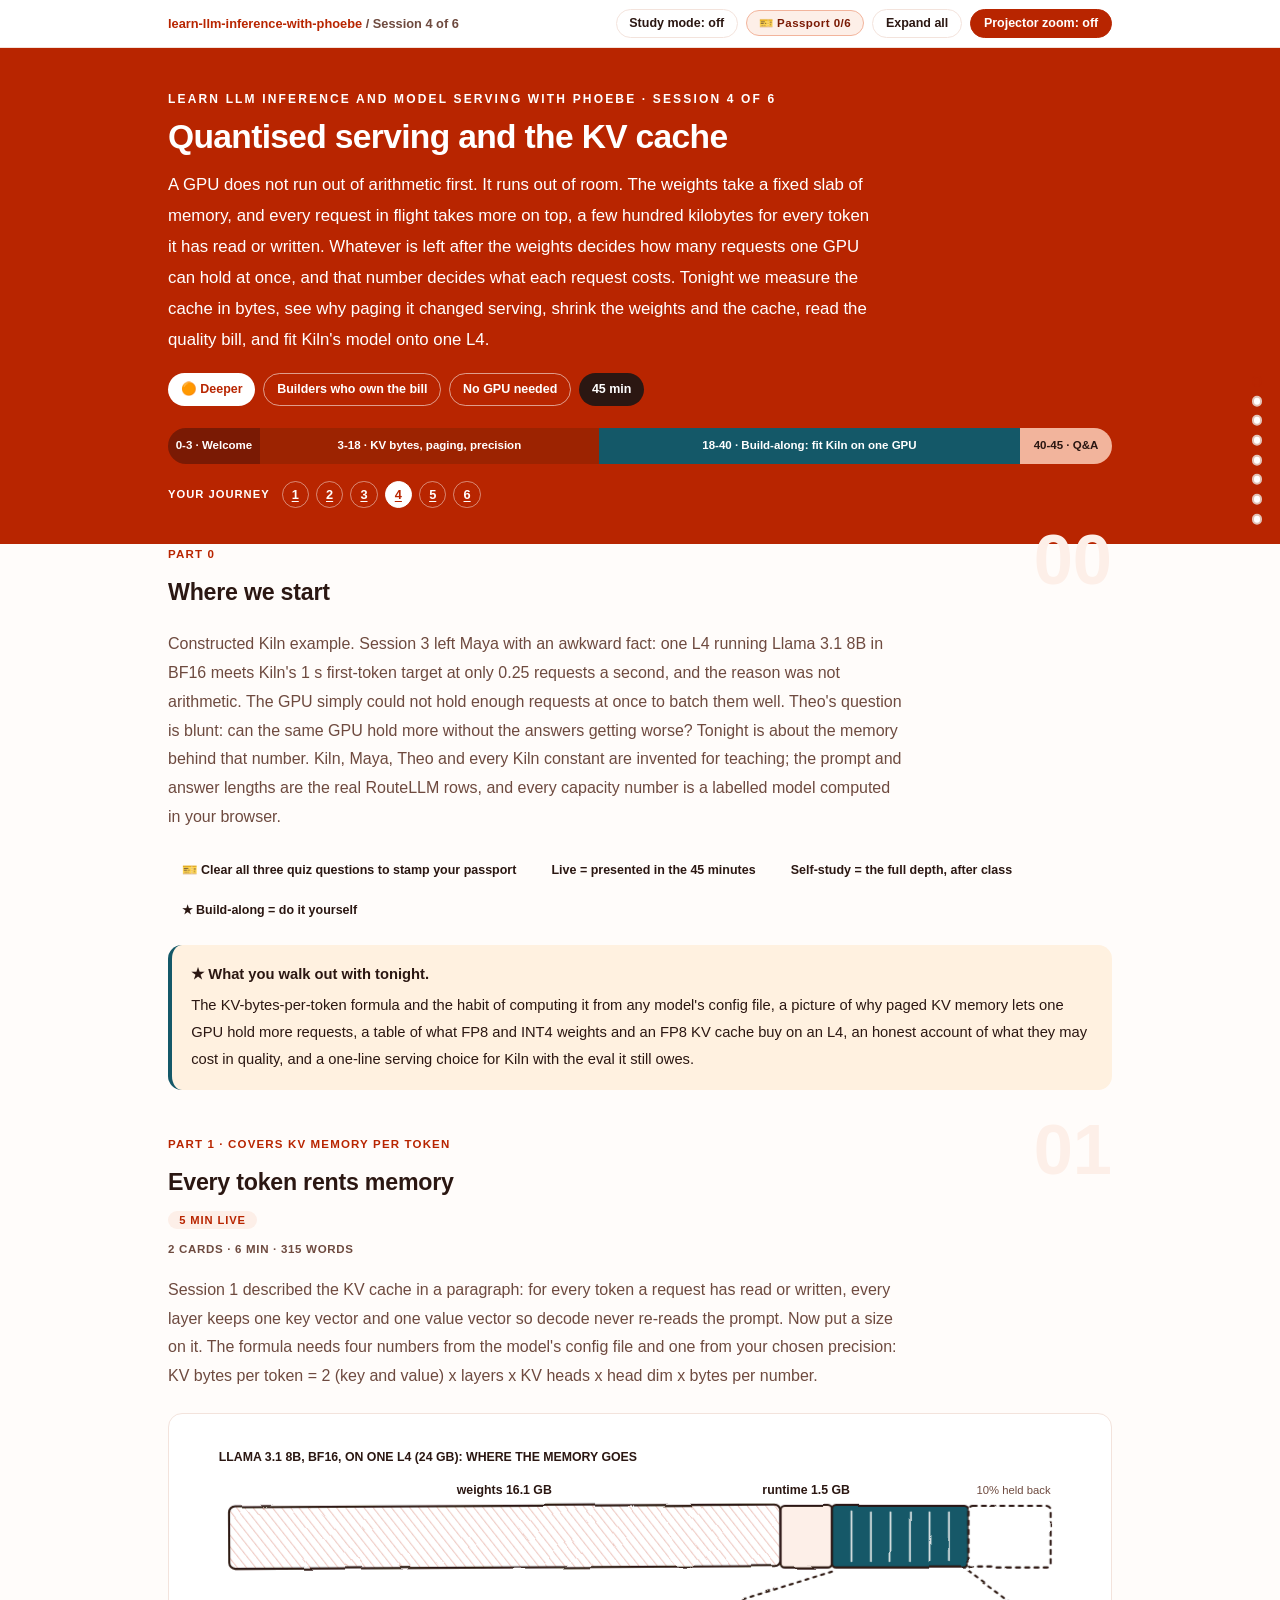
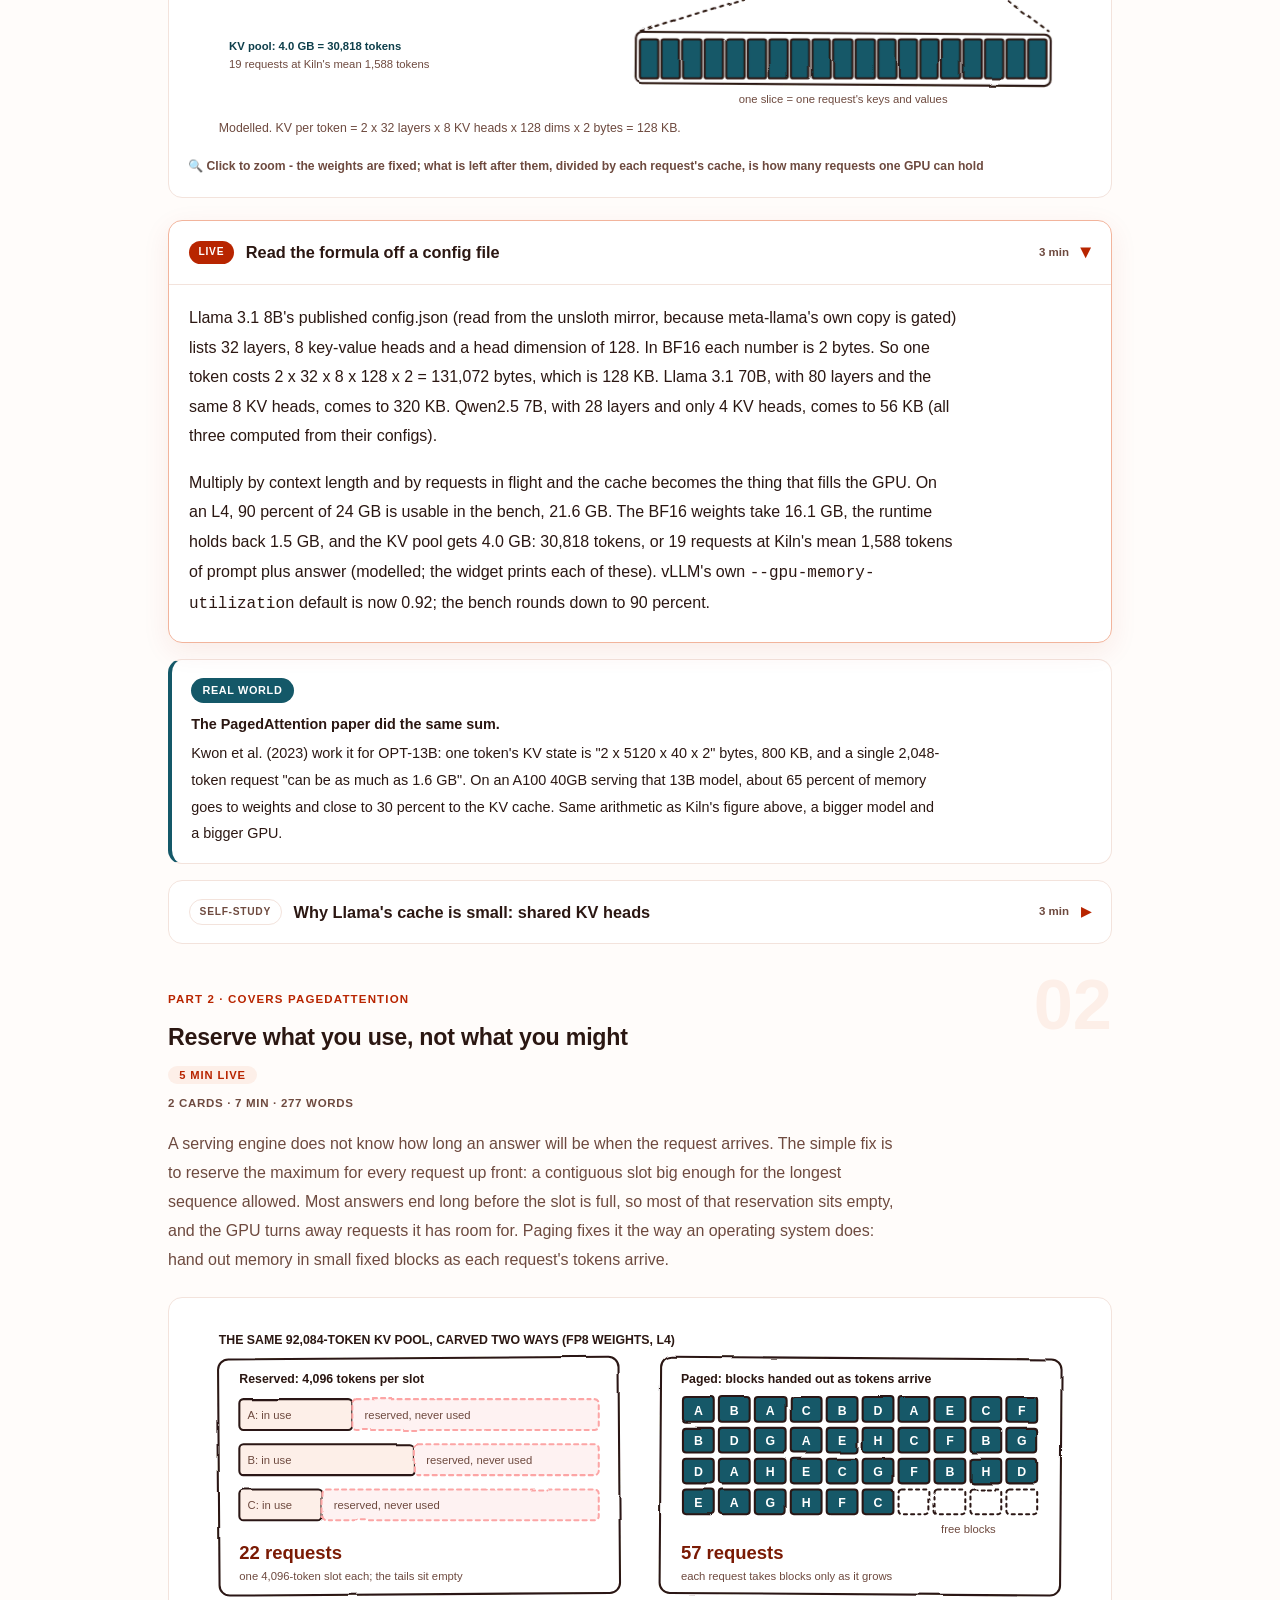
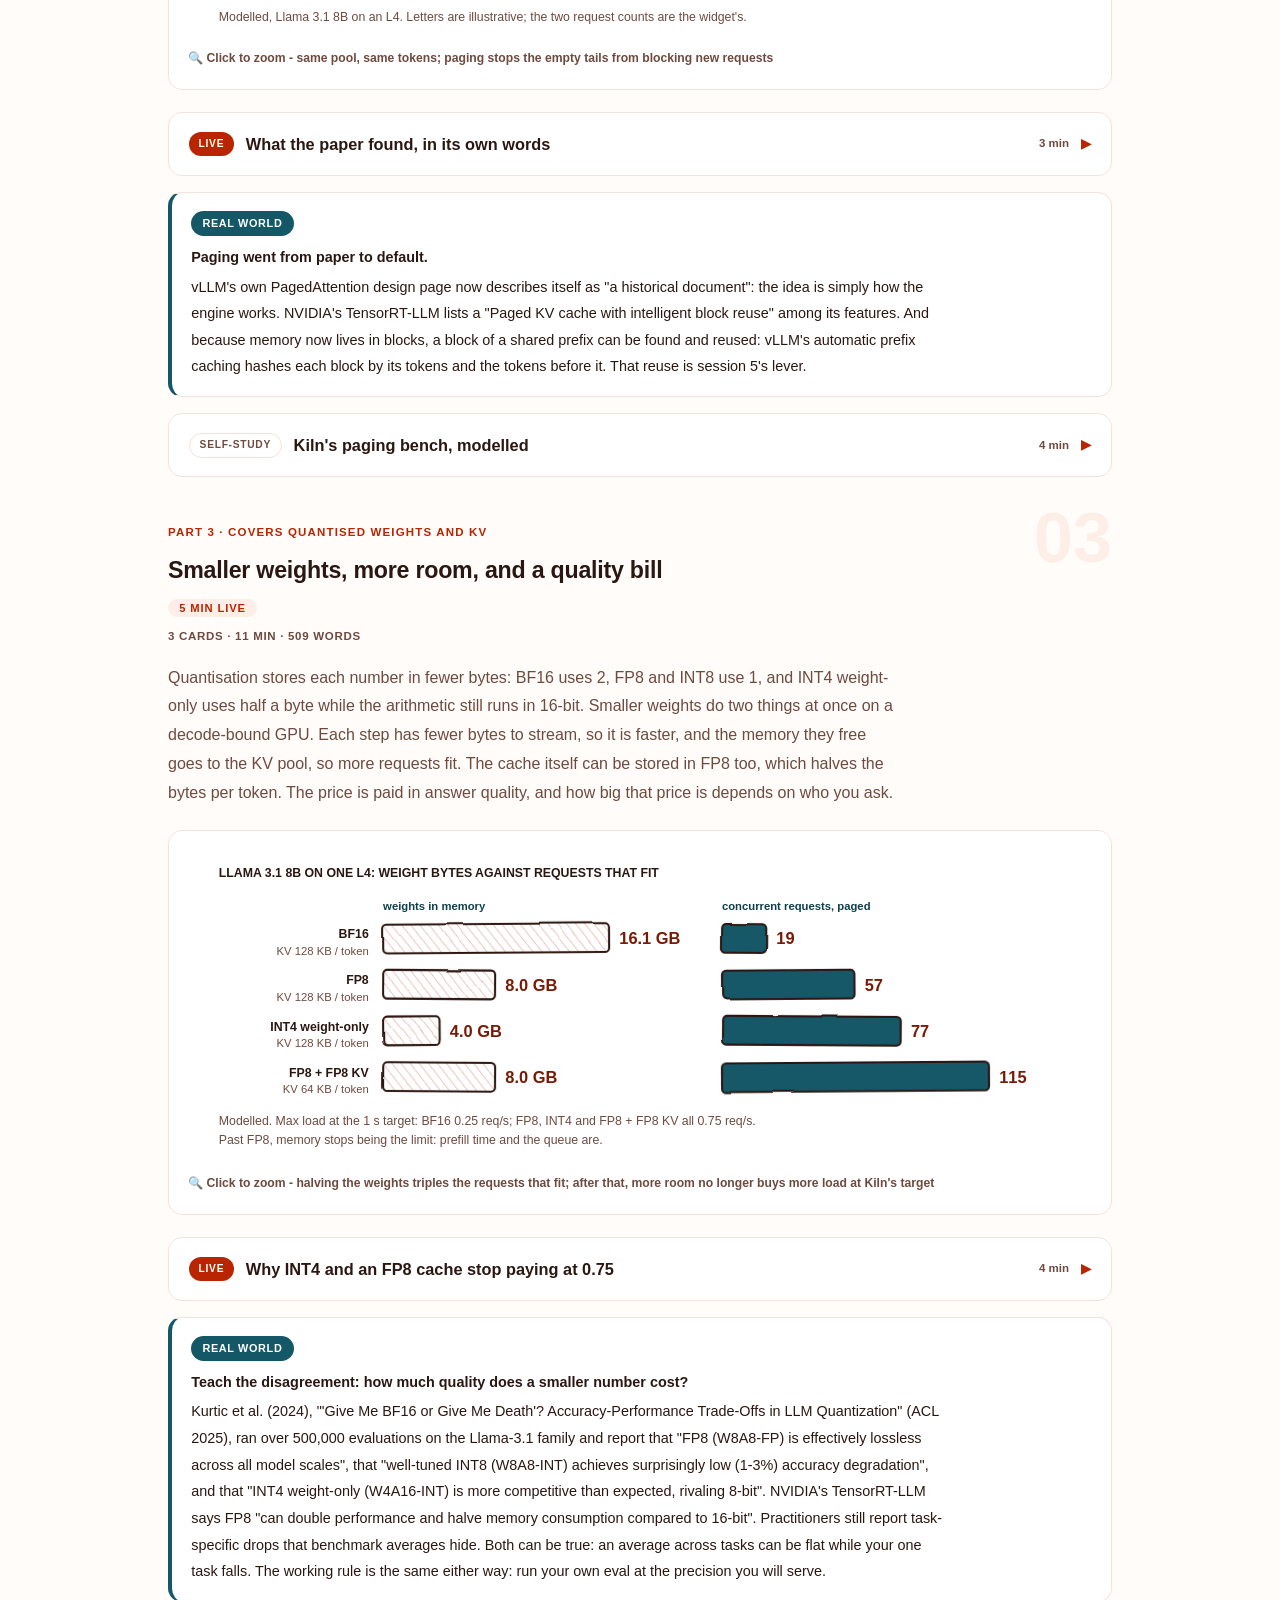
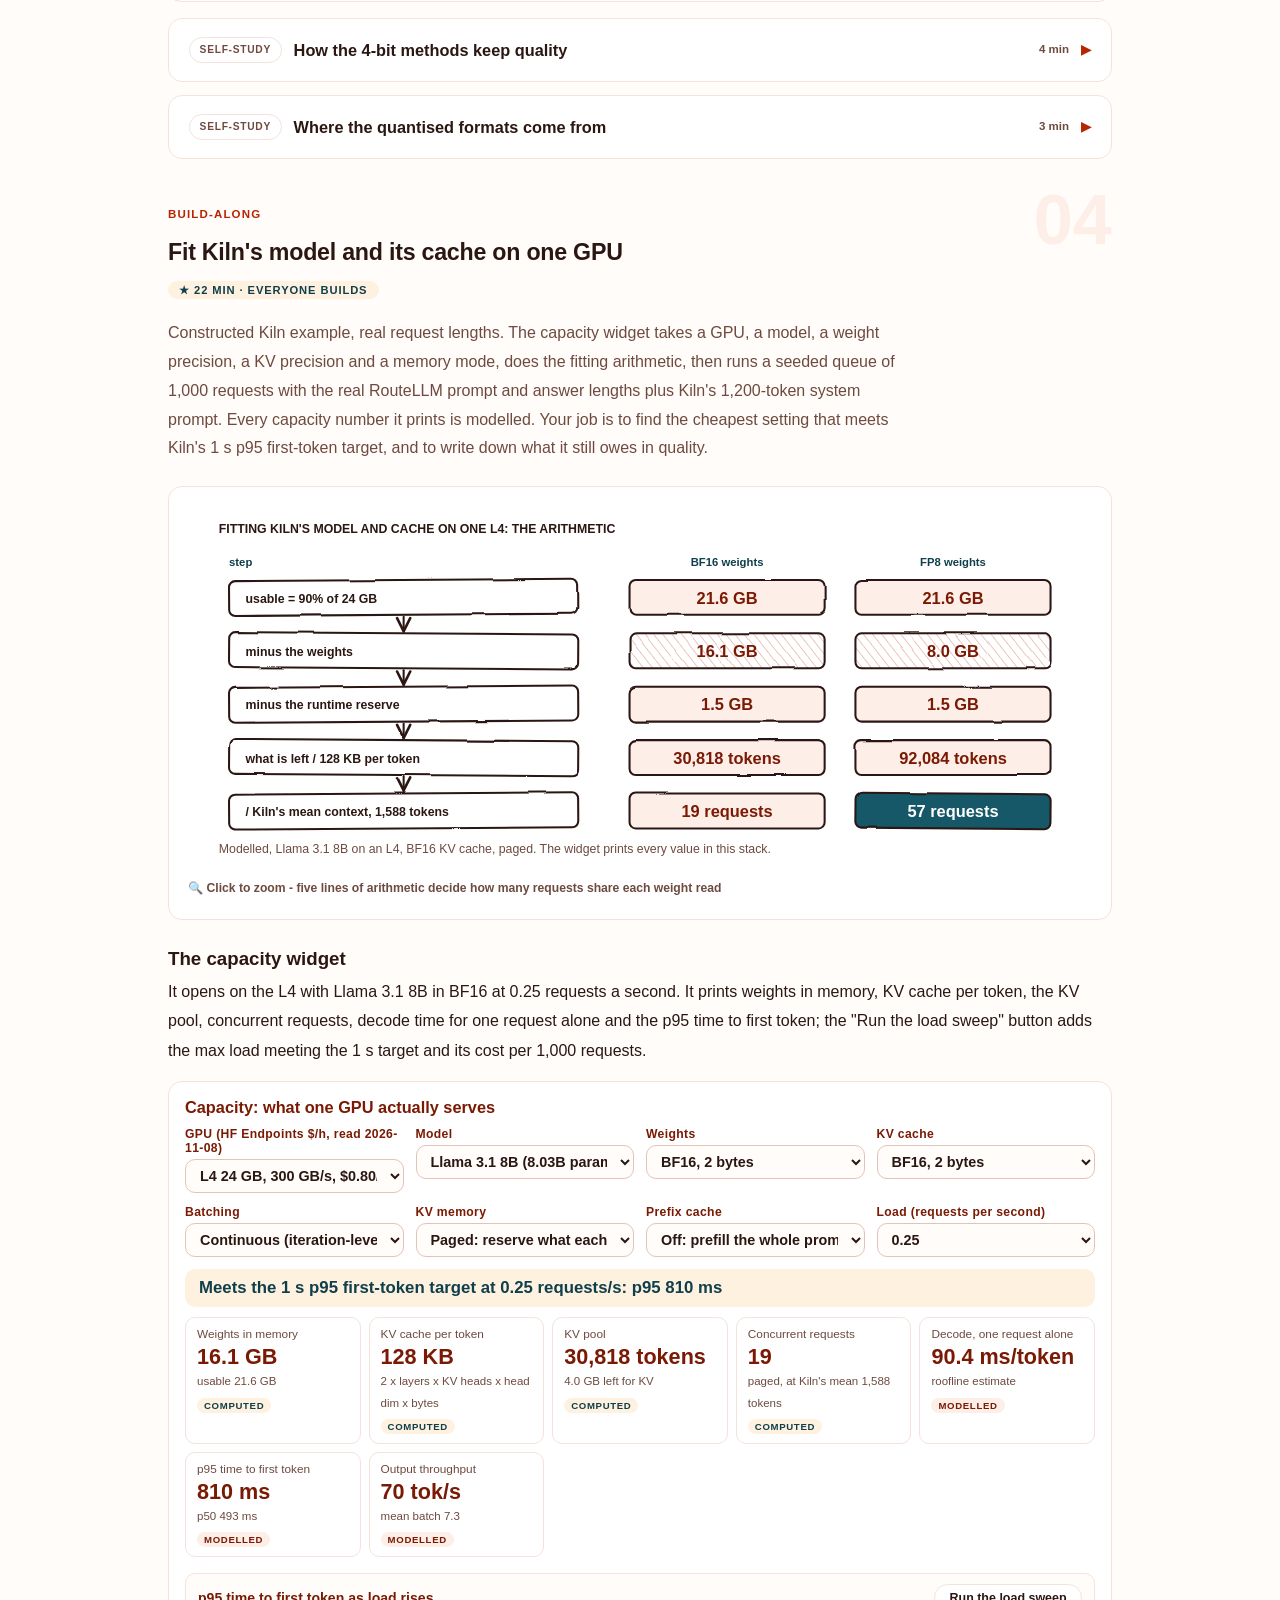
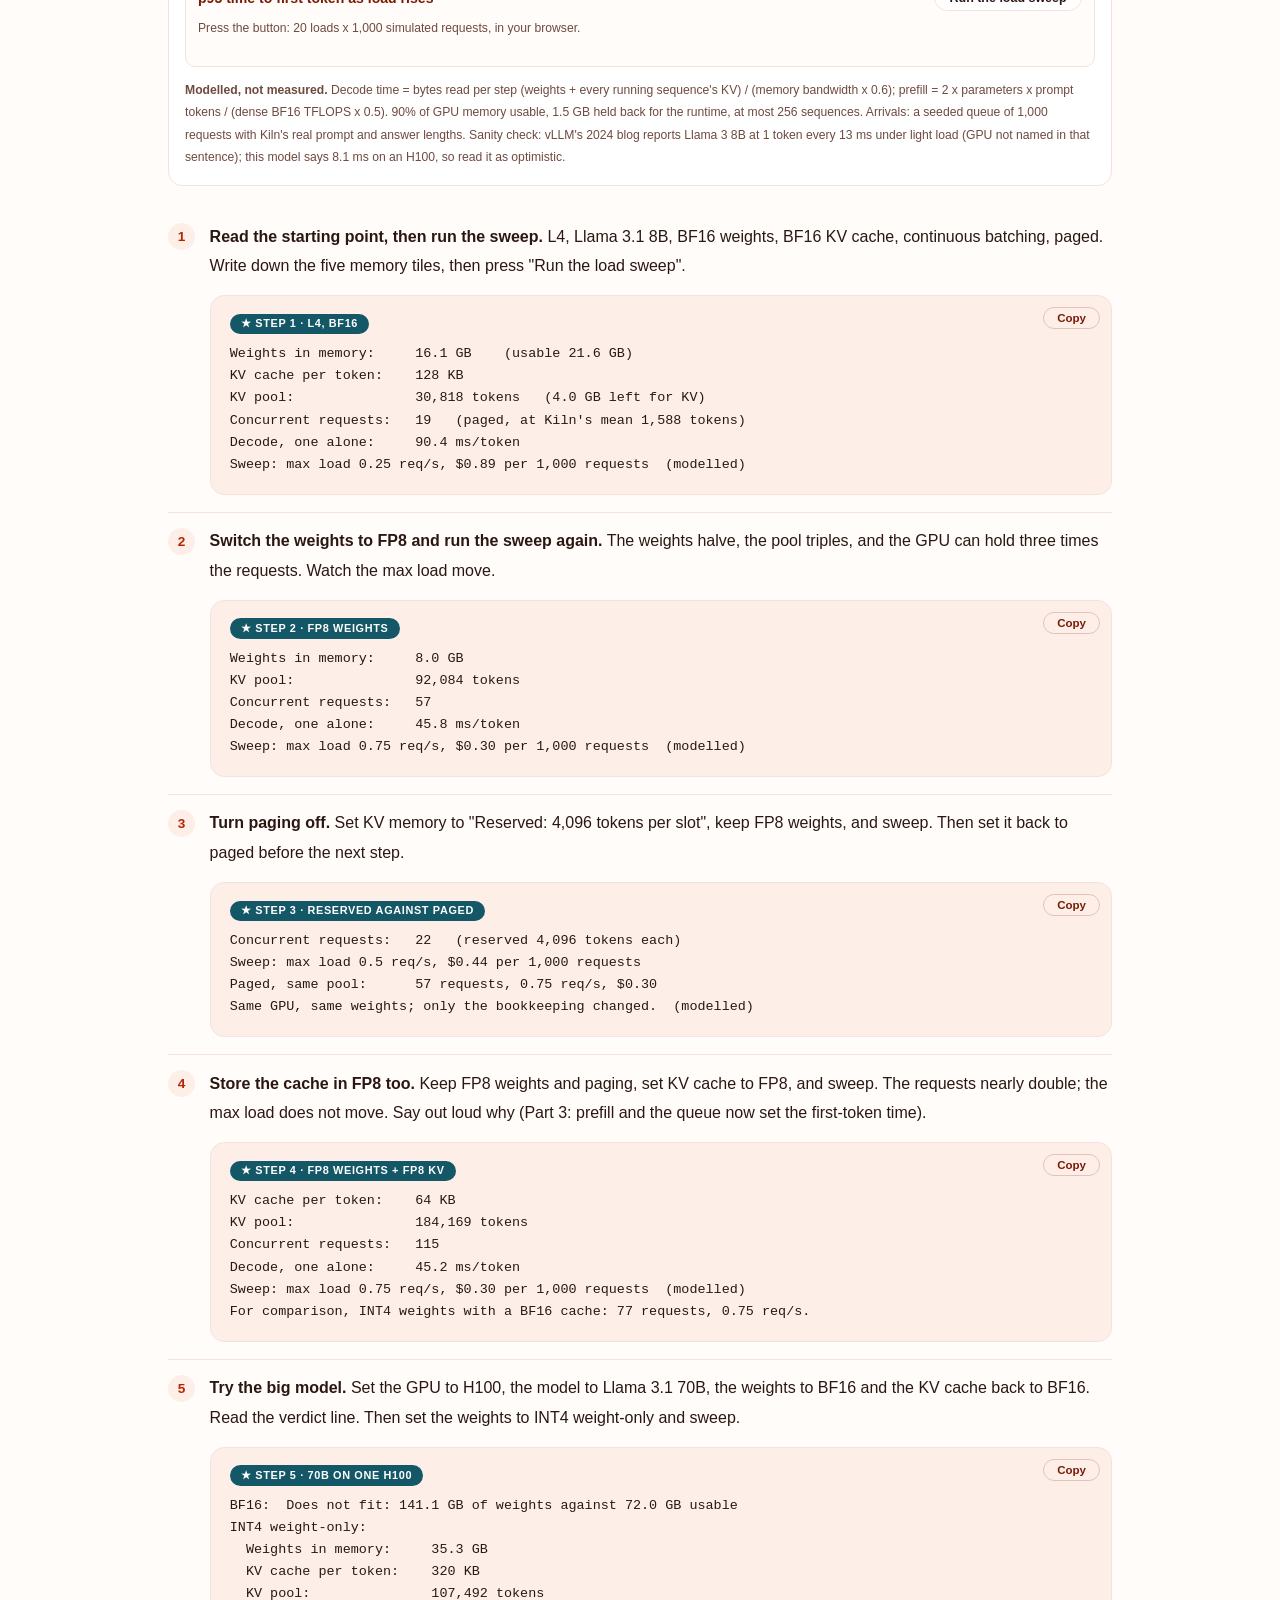
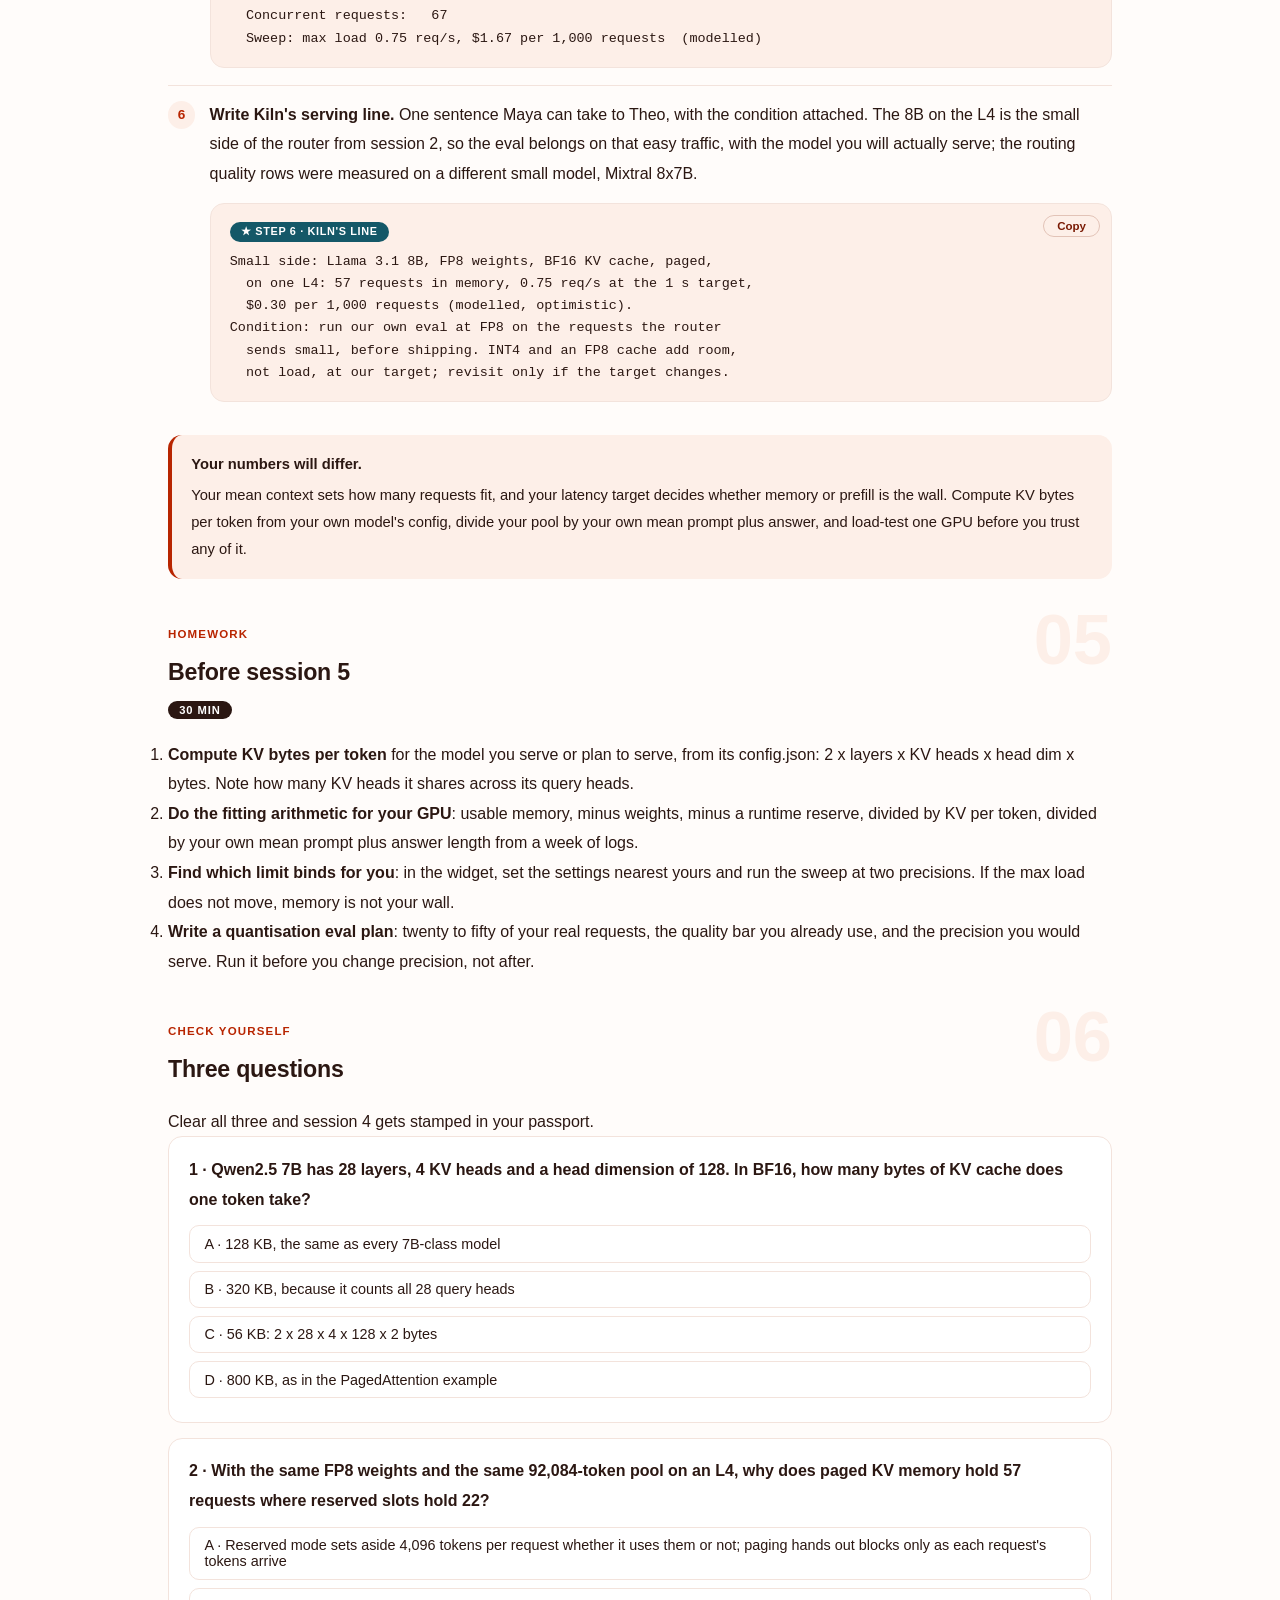
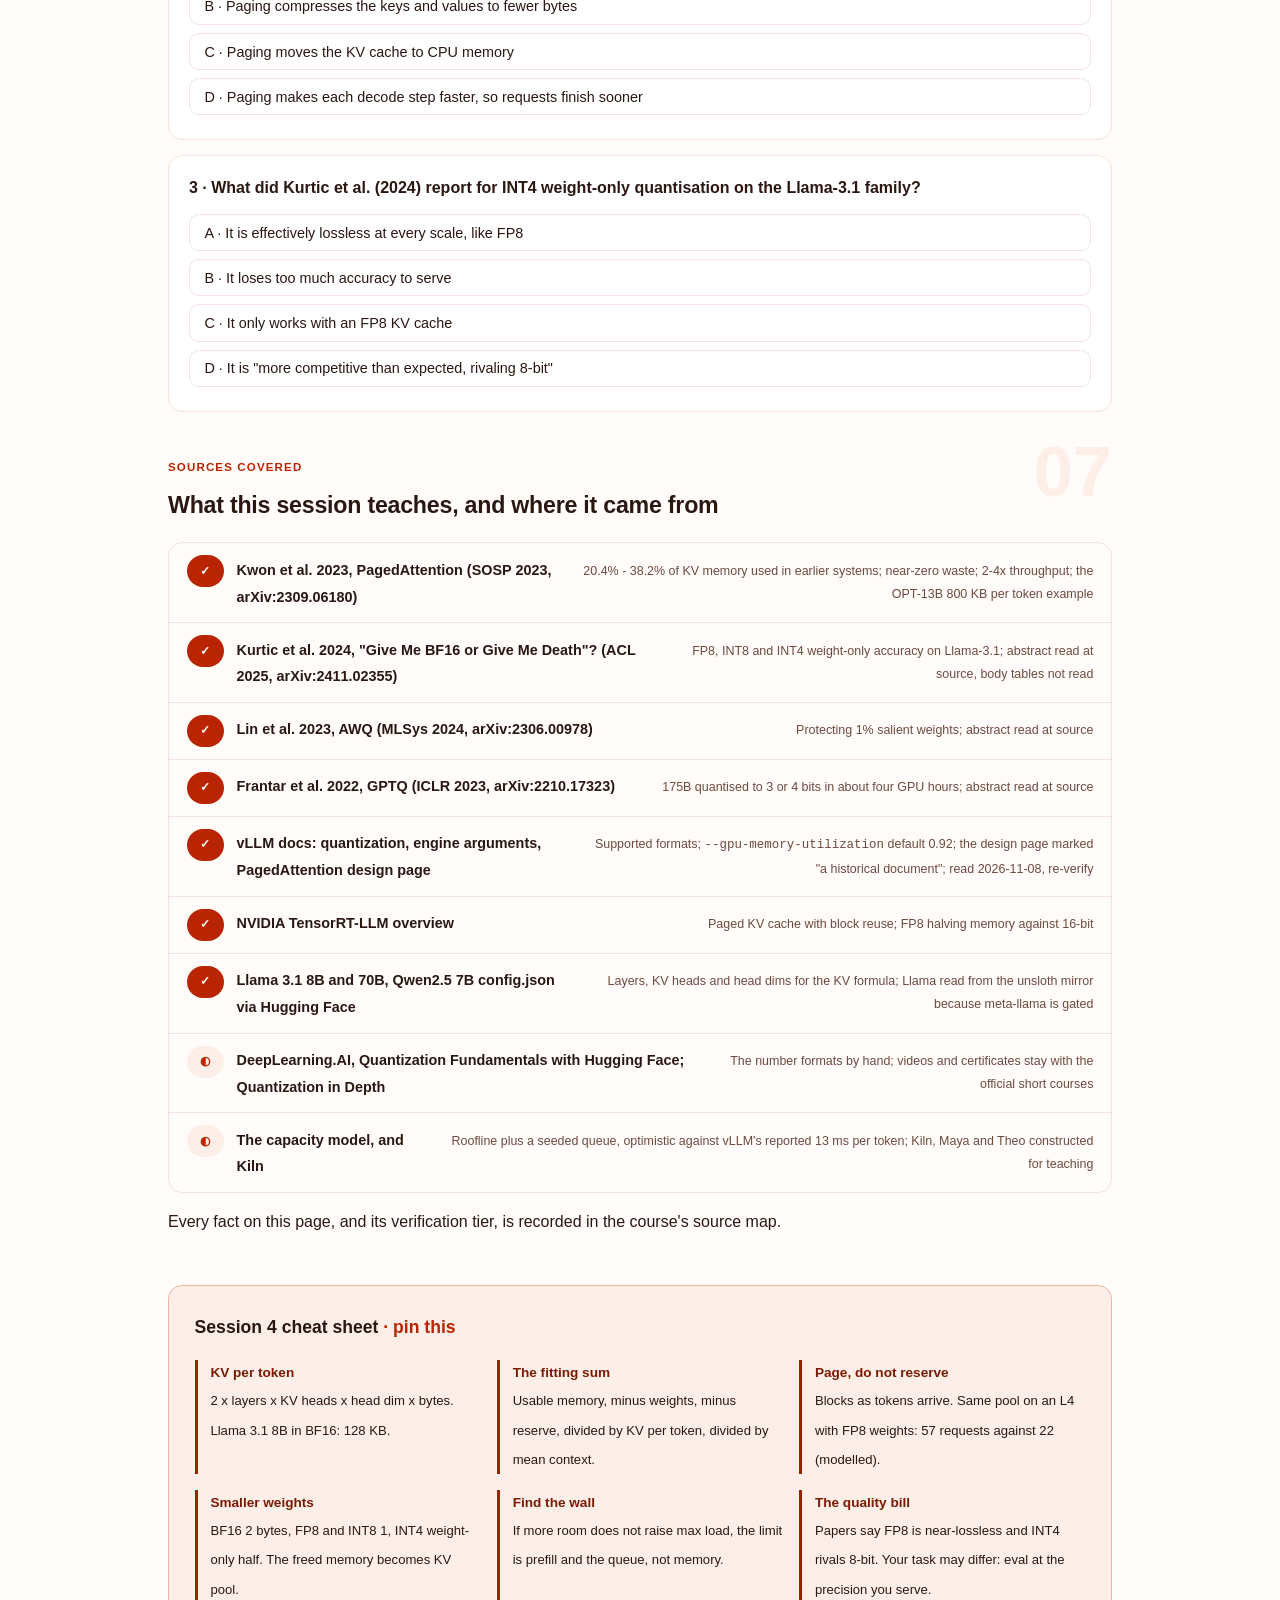
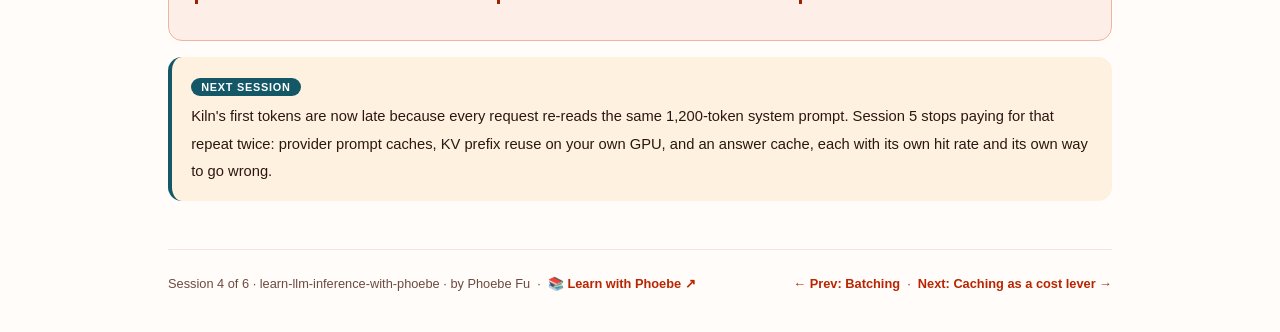
<file: courses/04-quantised-serving-and-kv-cache.html>
<!DOCTYPE html>
<html lang="en">
<head>
<meta charset="UTF-8">
<meta name="viewport" content="width=device-width, initial-scale=1.0">
<!-- social:start -->
<meta name="description" content="Session 4 of 6. Every token a GPU is serving rents memory for its keys and values. KV bytes per token from the model's config, why PagedAttention lets one GPU hold more requests, what FP8 and INT4 weights and an FP8 KV cache buy in concurrency, what they may cost in quality, and Kiln's model and cache fitted onto one L4.">
<meta property="og:type" content="article">
<meta property="og:site_name" content="Learn with Phoebe">
<meta property="og:title" content="Quantised serving and the KV cache - learn llm inference with phoebe">
<meta property="og:description" content="Session 4 of 6. KV bytes per token, paged memory, smaller weights and their quality bill, and how many requests fit on one GPU.">
<meta property="og:url" content="https://phoebefu6.github.io/learn-llm-inference-with-phoebe/courses/04-quantised-serving-and-kv-cache.html">
<meta property="og:image" content="https://phoebefu6.github.io/learn-llm-inference-with-phoebe/assets/og-cover.png">
<meta property="og:image:width" content="1200">
<meta property="og:image:height" content="630">
<meta name="twitter:card" content="summary_large_image">
<meta name="twitter:title" content="Quantised serving and the KV cache - learn llm inference with phoebe">
<meta name="twitter:description" content="Session 4 of 6. Fit Kiln's model and its KV cache on one GPU, at BF16, FP8 and INT4, in your browser.">
<meta name="twitter:image" content="https://phoebefu6.github.io/learn-llm-inference-with-phoebe/assets/og-cover.png">
<!-- social:end -->
<title>Session 4 · Quantised serving and the KV cache - learn llm inference with phoebe</title>
<link rel="stylesheet" href="../assets/style.css?v=1">
</head>
<body>

<div class="toolbar">
  <div class="wrap">
    <span class="crumb"><a href="../index.html">learn-llm-inference-with-phoebe</a> / Session 4 of 6</span>
    <button class="btn" id="toggle-all" type="button">Expand all</button>
    <button class="btn primary" id="zoom-toggle" type="button">Projector zoom: off</button>
  </div>
</div>

<header class="masthead">
  <div class="wrap">
    <div class="eyebrow">Learn LLM Inference and Model Serving with Phoebe · Session 4 of 6</div>
    <h1>Quantised serving and <span class="accent">the KV cache</span></h1>
    <p class="sub">A GPU does not run out of arithmetic first. It runs out of room. The weights take a fixed slab of memory, and every request in flight takes more on top, a few hundred kilobytes for every token it has read or written. Whatever is left after the weights decides how many requests one GPU can hold at once, and that number decides what each request costs. Tonight we measure the cache in bytes, see why paging it changed serving, shrink the weights and the cache, read the quality bill, and fit Kiln's model onto one L4.</p>
    <div class="chip-row">
      <span class="chip level">🟠 Deeper</span>
      <span class="chip audience">Builders who own the bill</span>
      <span class="chip audience">No GPU needed</span>
      <span class="chip time">45 min</span>
    </div>
    <div class="agenda">
      <span class="a1" style="flex:1">0-3 · Welcome</span>
      <span class="a2" style="flex:4">3-18 · KV bytes, paging, precision</span>
      <span class="a3" style="flex:5">18-40 · Build-along: fit Kiln on one GPU</span>
      <span class="a4" style="flex:1">40-45 · Q&amp;A</span>
    </div>
  </div>
</header>

<main class="wrap">

  <section class="section" id="intro">
    <div class="section-kicker">
      <span class="klabel">Part 0</span>
      <h2>Where we start</h2>
    </div>
    <p class="lede">Constructed Kiln example. Session 3 left Maya with an awkward fact: one L4 running Llama 3.1 8B in BF16 meets Kiln's 1 s first-token target at only 0.25 requests a second, and the reason was not arithmetic. The GPU simply could not hold enough requests at once to batch them well. Theo's question is blunt: can the same GPU hold more without the answers getting worse? Tonight is about the memory behind that number. Kiln, Maya, Theo and every Kiln constant are invented for teaching; the prompt and answer lengths are the real RouteLLM rows, and every capacity number is a labelled model computed in your browser.</p>

    <div class="legend">
      <span class="pill">🎫 Clear all three quiz questions to stamp your passport</span>
      <span class="pill">Live = presented in the 45 minutes</span>
      <span class="pill">Self-study = the full depth, after class</span>
      <span class="pill">★ Build-along = do it yourself</span>
    </div>

    <div class="callout win">
      <p><strong>★ What you walk out with tonight.</strong> The KV-bytes-per-token formula and the habit of computing it from any model's config file, a picture of why paged KV memory lets one GPU hold more requests, a table of what FP8 and INT4 weights and an FP8 KV cache buy on an L4, an honest account of what they may cost in quality, and a one-line serving choice for Kiln with the eval it still owes.</p>
    </div>
  </section>

  <section class="section" id="part-1">
    <div class="section-kicker">
      <span class="klabel">Part 1 · covers KV memory per token</span>
      <h2>Every token rents memory</h2>
      <span class="tag concept">5 min live</span>
    </div>
    <p class="lede">Session 1 described the KV cache in a paragraph: for every token a request has read or written, every layer keeps one key vector and one value vector so decode never re-reads the prompt. Now put a size on it. The formula needs four numbers from the model's config file and one from your chosen precision: KV bytes per token = 2 (key and value) x layers x KV heads x head dim x bytes per number.</p>

    <figure class="zoomable">
      <svg viewBox="0 0 880 304" xmlns="http://www.w3.org/2000/svg" role="img" aria-label="An L4's 24 gigabytes drawn as one bar. Llama 3.1 8B's BF16 weights take 16.1 gigabytes, a runtime reserve takes 1.5 gigabytes, 10 percent is held back, and the KV pool gets 4.0 gigabytes, which is 30,818 tokens at 128 kilobytes each, or 19 requests at Kiln's mean context of 1,588 tokens. The pool is shown cut into 19 per-request slices.">
        <defs>
          <filter id="p4aSk" x="-3%" y="-3%" width="106%" height="106%"><feTurbulence type="fractalNoise" baseFrequency="0.02" numOctaves="2" seed="41" result="n"/><feDisplacementMap in="SourceGraphic" in2="n" scale="2.4" xChannelSelector="R" yChannelSelector="G"/></filter>
          <pattern id="p4aHc" patternUnits="userSpaceOnUse" width="7" height="7" patternTransform="rotate(-38)"><line x1="0" y1="0" x2="0" y2="7" stroke="#B82500" stroke-width="1" opacity=".5"/></pattern>
          <marker id="p4aAr" viewBox="0 0 10 10" refX="9" refY="5" markerWidth="8" markerHeight="8" orient="auto"><path d="M1 1 L9 5 L1 9" fill="none" stroke="#2B1712" stroke-width="1.6" stroke-linecap="round"/></marker>
        </defs>
        <style>
          .p4aH { font: 800 12px Inter, sans-serif; fill: #2B1712; }
          .p4aL { font: 600 12px Inter, sans-serif; fill: #2B1712; }
          .p4aS { font: 400 11px Inter, sans-serif; fill: #6E4A3F; }
          .p4aB { font: 800 11px Inter, sans-serif; fill: #0E3F4B; }
          .p4aN { font: 400 12px Inter, sans-serif; fill: #6E4A3F; }
        </style>

        <text class="p4aH" x="30" y="26">LLAMA 3.1 8B, BF16, ON ONE L4 (24 GB): WHERE THE MEMORY GOES</text>

        <g filter="url(#p4aSk)" fill="none" stroke="#2B1712" stroke-width="2" stroke-linecap="round" stroke-linejoin="round">
          <rect x="40" y="70" width="537" height="60" rx="6" transform="rotate(-0.3 308 100)" fill="url(#p4aHc)"/>
          <rect x="577" y="70" width="50" height="60" rx="4" fill="#FDEFE8"/>
          <rect x="627" y="70" width="133" height="60" rx="4" fill="#145868"/>
          <rect x="760" y="70" width="80" height="60" rx="4" fill="#FFFFFF" stroke-dasharray="4 5"/>
          <path d="M646 76 L646 124 M665 76 L665 124 M684 76 L684 124 M703 76 L703 124 M722 76 L722 124 M741 76 L741 124" stroke="#FFFCFA" stroke-width="1.5"/>
          <path d="M627 134 L440 192 M760 134 L838 192" stroke-dasharray="3 5"/>
          <rect x="436" y="194" width="404" height="50" rx="6" transform="rotate(0.4 638 219)" fill="#FFFFFF"/>
          <rect x="440" y="200" width="18" height="38" rx="2" fill="#145868"/>
          <rect x="461" y="200" width="18" height="38" rx="2" fill="#145868"/>
          <rect x="482" y="200" width="18" height="38" rx="2" fill="#145868"/>
          <rect x="503" y="200" width="18" height="38" rx="2" fill="#145868"/>
          <rect x="524" y="200" width="18" height="38" rx="2" fill="#145868"/>
          <rect x="545" y="200" width="18" height="38" rx="2" fill="#145868"/>
          <rect x="566" y="200" width="18" height="38" rx="2" fill="#145868"/>
          <rect x="587" y="200" width="18" height="38" rx="2" fill="#145868"/>
          <rect x="608" y="200" width="18" height="38" rx="2" fill="#145868"/>
          <rect x="629" y="200" width="18" height="38" rx="2" fill="#145868"/>
          <rect x="650" y="200" width="18" height="38" rx="2" fill="#145868"/>
          <rect x="671" y="200" width="18" height="38" rx="2" fill="#145868"/>
          <rect x="692" y="200" width="18" height="38" rx="2" fill="#145868"/>
          <rect x="713" y="200" width="18" height="38" rx="2" fill="#145868"/>
          <rect x="734" y="200" width="18" height="38" rx="2" fill="#145868"/>
          <rect x="755" y="200" width="18" height="38" rx="2" fill="#145868"/>
          <rect x="776" y="200" width="18" height="38" rx="2" fill="#145868"/>
          <rect x="797" y="200" width="18" height="38" rx="2" fill="#145868"/>
          <rect x="818" y="200" width="18" height="38" rx="2" fill="#145868"/>
        </g>

        <text class="p4aL" x="308" y="58" text-anchor="middle">weights 16.1 GB</text>
        <text class="p4aL" x="602" y="58" text-anchor="middle">runtime 1.5 GB</text>
        <text class="p4aS" x="840" y="58" text-anchor="end">10% held back</text>
        <text class="p4aB" x="40" y="210">KV pool: 4.0 GB = 30,818 tokens</text>
        <text class="p4aS" x="40" y="228">19 requests at Kiln's mean 1,588 tokens</text>
        <text class="p4aS" x="638" y="262" text-anchor="middle">one slice = one request's keys and values</text>

        <text class="p4aN" x="30" y="290">Modelled. KV per token = 2 x 32 layers x 8 KV heads x 128 dims x 2 bytes = 128 KB.</text>
      </svg>
      <figcaption>🔍 Click to zoom - the weights are fixed; what is left after them, divided by each request's cache, is how many requests one GPU can hold</figcaption>
    </figure>

    <details class="card" open>
      <summary><span class="mode live">Live</span>Read the formula off a config file<span class="mini">3 min</span><span class="caret">▶</span></summary>
      <div class="body">
        <p>Llama 3.1 8B's published config.json (read from the unsloth mirror, because meta-llama's own copy is gated) lists 32 layers, 8 key-value heads and a head dimension of 128. In BF16 each number is 2 bytes. So one token costs 2 x 32 x 8 x 128 x 2 = 131,072 bytes, which is 128 KB. Llama 3.1 70B, with 80 layers and the same 8 KV heads, comes to 320 KB. Qwen2.5 7B, with 28 layers and only 4 KV heads, comes to 56 KB (all three computed from their configs).</p>
        <p>Multiply by context length and by requests in flight and the cache becomes the thing that fills the GPU. On an L4, 90 percent of 24 GB is usable in the bench, 21.6 GB. The BF16 weights take 16.1 GB, the runtime holds back 1.5 GB, and the KV pool gets 4.0 GB: 30,818 tokens, or 19 requests at Kiln's mean 1,588 tokens of prompt plus answer (modelled; the widget prints each of these). vLLM's own <code>--gpu-memory-utilization</code> default is now 0.92; the bench rounds down to 90 percent.</p>
      </div>
    </details>

    <div class="callout example">
      <span class="ex-pill">Real world</span>
      <p><strong>The PagedAttention paper did the same sum.</strong> Kwon et al. (2023) work it for OPT-13B: one token's KV state is "2 x 5120 x 40 x 2" bytes, 800 KB, and a single 2,048-token request "can be as much as 1.6 GB". On an A100 40GB serving that 13B model, about 65 percent of memory goes to weights and close to 30 percent to the KV cache. Same arithmetic as Kiln's figure above, a bigger model and a bigger GPU.</p>
    </div>

    <details class="card">
      <summary><span class="mode self">Self-study</span>Why Llama's cache is small: shared KV heads<span class="mini">3 min</span><span class="caret">▶</span></summary>
      <div class="body">
        <p>Llama 3.1 8B has 32 attention heads for queries but only 8 KV heads: groups of query heads share one key and one value. The formula only counts KV heads, so the cache is a quarter of what 32 full heads would cost. Pope et al. (2022) took the idea to its limit with multiquery attention, one shared KV head, and report it enables scaling to "32x larger context lengths". Qwen2.5 7B shares even harder, 28 query heads on 4 KV heads, which is why its 56 KB per token is under half of Llama's 128 KB.</p>
        <p>The habit to keep: before you pick a model for a long-context feature, open its config file and compute this number. Two models of the same parameter count can hold very different numbers of requests on the same GPU.</p>
      </div>
    </details>
  </section>

  <section class="section" id="part-2">
    <div class="section-kicker">
      <span class="klabel">Part 2 · covers PagedAttention</span>
      <h2>Reserve what you use, not what you might</h2>
      <span class="tag concept">5 min live</span>
    </div>
    <p class="lede">A serving engine does not know how long an answer will be when the request arrives. The simple fix is to reserve the maximum for every request up front: a contiguous slot big enough for the longest sequence allowed. Most answers end long before the slot is full, so most of that reservation sits empty, and the GPU turns away requests it has room for. Paging fixes it the way an operating system does: hand out memory in small fixed blocks as each request's tokens arrive.</p>

    <figure class="zoomable">
      <svg viewBox="0 0 880 312" xmlns="http://www.w3.org/2000/svg" role="img" aria-label="The same 92,084-token KV pool for Llama 3.1 8B with FP8 weights on an L4, carved two ways. On the left, reserved slots of 4,096 tokens each: three slots shown, each mostly empty after the tokens actually used, and 22 requests fit. On the right, the pool is a grid of small blocks handed out to requests A to H as their tokens arrive, with a few free blocks left, and 57 requests fit.">
        <defs>
          <filter id="p4bSk" x="-3%" y="-3%" width="106%" height="106%"><feTurbulence type="fractalNoise" baseFrequency="0.02" numOctaves="2" seed="43" result="n"/><feDisplacementMap in="SourceGraphic" in2="n" scale="2.4" xChannelSelector="R" yChannelSelector="G"/></filter>
          <pattern id="p4bHc" patternUnits="userSpaceOnUse" width="7" height="7" patternTransform="rotate(-38)"><line x1="0" y1="0" x2="0" y2="7" stroke="#B82500" stroke-width="1" opacity=".5"/></pattern>
          <marker id="p4bAr" viewBox="0 0 10 10" refX="9" refY="5" markerWidth="8" markerHeight="8" orient="auto"><path d="M1 1 L9 5 L1 9" fill="none" stroke="#2B1712" stroke-width="1.6" stroke-linecap="round"/></marker>
        </defs>
        <style>
          .p4bH { font: 800 12px Inter, sans-serif; fill: #2B1712; }
          .p4bL { font: 600 12px Inter, sans-serif; fill: #2B1712; }
          .p4bS { font: 400 11px Inter, sans-serif; fill: #6E4A3F; }
          .p4bW { font: 800 12px Inter, sans-serif; fill: #FFFFFF; }
          .p4bV { font: 800 18px Inter, sans-serif; fill: #7A1A04; }
          .p4bN { font: 400 12px Inter, sans-serif; fill: #6E4A3F; }
        </style>

        <text class="p4bH" x="30" y="26">THE SAME 92,084-TOKEN KV POOL, CARVED TWO WAYS (FP8 WEIGHTS, L4)</text>

        <g filter="url(#p4bSk)" fill="none" stroke="#2B1712" stroke-width="2" stroke-linecap="round" stroke-linejoin="round">
          <rect x="30" y="40" width="390" height="230" rx="10" transform="rotate(-0.4 225 155)" fill="#FFFFFF"/>
          <rect x="460" y="40" width="390" height="230" rx="10" transform="rotate(0.4 655 155)" fill="#FFFFFF"/>
          <rect x="50" y="80" width="110" height="30" rx="4" fill="#FDEFE8"/>
          <rect x="160" y="80" width="240" height="30" rx="4" fill="#FEF2F2" stroke="#FCA5A5" stroke-dasharray="4 4"/>
          <rect x="50" y="124" width="170" height="30" rx="4" fill="#FDEFE8"/>
          <rect x="220" y="124" width="180" height="30" rx="4" fill="#FEF2F2" stroke="#FCA5A5" stroke-dasharray="4 4"/>
          <rect x="50" y="168" width="80" height="30" rx="4" fill="#FDEFE8"/>
          <rect x="130" y="168" width="270" height="30" rx="4" fill="#FEF2F2" stroke="#FCA5A5" stroke-dasharray="4 4"/>

          <rect x="482" y="78" width="30" height="24" rx="3" fill="#145868"/>
          <rect x="517" y="78" width="30" height="24" rx="3" fill="#145868"/>
          <rect x="552" y="78" width="30" height="24" rx="3" fill="#145868"/>
          <rect x="587" y="78" width="30" height="24" rx="3" fill="#145868"/>
          <rect x="622" y="78" width="30" height="24" rx="3" fill="#145868"/>
          <rect x="657" y="78" width="30" height="24" rx="3" fill="#145868"/>
          <rect x="692" y="78" width="30" height="24" rx="3" fill="#145868"/>
          <rect x="727" y="78" width="30" height="24" rx="3" fill="#145868"/>
          <rect x="762" y="78" width="30" height="24" rx="3" fill="#145868"/>
          <rect x="797" y="78" width="30" height="24" rx="3" fill="#145868"/>
          <rect x="482" y="108" width="30" height="24" rx="3" fill="#145868"/>
          <rect x="517" y="108" width="30" height="24" rx="3" fill="#145868"/>
          <rect x="552" y="108" width="30" height="24" rx="3" fill="#145868"/>
          <rect x="587" y="108" width="30" height="24" rx="3" fill="#145868"/>
          <rect x="622" y="108" width="30" height="24" rx="3" fill="#145868"/>
          <rect x="657" y="108" width="30" height="24" rx="3" fill="#145868"/>
          <rect x="692" y="108" width="30" height="24" rx="3" fill="#145868"/>
          <rect x="727" y="108" width="30" height="24" rx="3" fill="#145868"/>
          <rect x="762" y="108" width="30" height="24" rx="3" fill="#145868"/>
          <rect x="797" y="108" width="30" height="24" rx="3" fill="#145868"/>
          <rect x="482" y="138" width="30" height="24" rx="3" fill="#145868"/>
          <rect x="517" y="138" width="30" height="24" rx="3" fill="#145868"/>
          <rect x="552" y="138" width="30" height="24" rx="3" fill="#145868"/>
          <rect x="587" y="138" width="30" height="24" rx="3" fill="#145868"/>
          <rect x="622" y="138" width="30" height="24" rx="3" fill="#145868"/>
          <rect x="657" y="138" width="30" height="24" rx="3" fill="#145868"/>
          <rect x="692" y="138" width="30" height="24" rx="3" fill="#145868"/>
          <rect x="727" y="138" width="30" height="24" rx="3" fill="#145868"/>
          <rect x="762" y="138" width="30" height="24" rx="3" fill="#145868"/>
          <rect x="797" y="138" width="30" height="24" rx="3" fill="#145868"/>
          <rect x="482" y="168" width="30" height="24" rx="3" fill="#145868"/>
          <rect x="517" y="168" width="30" height="24" rx="3" fill="#145868"/>
          <rect x="552" y="168" width="30" height="24" rx="3" fill="#145868"/>
          <rect x="587" y="168" width="30" height="24" rx="3" fill="#145868"/>
          <rect x="622" y="168" width="30" height="24" rx="3" fill="#145868"/>
          <rect x="657" y="168" width="30" height="24" rx="3" fill="#145868"/>
          <rect x="692" y="168" width="30" height="24" rx="3" fill="#FFFFFF" stroke-dasharray="3 4"/>
          <rect x="727" y="168" width="30" height="24" rx="3" fill="#FFFFFF" stroke-dasharray="3 4"/>
          <rect x="762" y="168" width="30" height="24" rx="3" fill="#FFFFFF" stroke-dasharray="3 4"/>
          <rect x="797" y="168" width="30" height="24" rx="3" fill="#FFFFFF" stroke-dasharray="3 4"/>
        </g>

        <text class="p4bL" x="50" y="64">Reserved: 4,096 tokens per slot</text>
        <text class="p4bL" x="480" y="64">Paged: blocks handed out as tokens arrive</text>

        <text class="p4bS" x="58" y="99">A: in use</text>
        <text class="p4bS" x="172" y="99">reserved, never used</text>
        <text class="p4bS" x="58" y="143">B: in use</text>
        <text class="p4bS" x="232" y="143">reserved, never used</text>
        <text class="p4bS" x="58" y="187">C: in use</text>
        <text class="p4bS" x="142" y="187">reserved, never used</text>

        <text class="p4bW" x="497" y="95" text-anchor="middle">A</text>
        <text class="p4bW" x="532" y="95" text-anchor="middle">B</text>
        <text class="p4bW" x="567" y="95" text-anchor="middle">A</text>
        <text class="p4bW" x="602" y="95" text-anchor="middle">C</text>
        <text class="p4bW" x="637" y="95" text-anchor="middle">B</text>
        <text class="p4bW" x="672" y="95" text-anchor="middle">D</text>
        <text class="p4bW" x="707" y="95" text-anchor="middle">A</text>
        <text class="p4bW" x="742" y="95" text-anchor="middle">E</text>
        <text class="p4bW" x="777" y="95" text-anchor="middle">C</text>
        <text class="p4bW" x="812" y="95" text-anchor="middle">F</text>
        <text class="p4bW" x="497" y="125" text-anchor="middle">B</text>
        <text class="p4bW" x="532" y="125" text-anchor="middle">D</text>
        <text class="p4bW" x="567" y="125" text-anchor="middle">G</text>
        <text class="p4bW" x="602" y="125" text-anchor="middle">A</text>
        <text class="p4bW" x="637" y="125" text-anchor="middle">E</text>
        <text class="p4bW" x="672" y="125" text-anchor="middle">H</text>
        <text class="p4bW" x="707" y="125" text-anchor="middle">C</text>
        <text class="p4bW" x="742" y="125" text-anchor="middle">F</text>
        <text class="p4bW" x="777" y="125" text-anchor="middle">B</text>
        <text class="p4bW" x="812" y="125" text-anchor="middle">G</text>
        <text class="p4bW" x="497" y="155" text-anchor="middle">D</text>
        <text class="p4bW" x="532" y="155" text-anchor="middle">A</text>
        <text class="p4bW" x="567" y="155" text-anchor="middle">H</text>
        <text class="p4bW" x="602" y="155" text-anchor="middle">E</text>
        <text class="p4bW" x="637" y="155" text-anchor="middle">C</text>
        <text class="p4bW" x="672" y="155" text-anchor="middle">G</text>
        <text class="p4bW" x="707" y="155" text-anchor="middle">F</text>
        <text class="p4bW" x="742" y="155" text-anchor="middle">B</text>
        <text class="p4bW" x="777" y="155" text-anchor="middle">H</text>
        <text class="p4bW" x="812" y="155" text-anchor="middle">D</text>
        <text class="p4bW" x="497" y="185" text-anchor="middle">E</text>
        <text class="p4bW" x="532" y="185" text-anchor="middle">A</text>
        <text class="p4bW" x="567" y="185" text-anchor="middle">G</text>
        <text class="p4bW" x="602" y="185" text-anchor="middle">H</text>
        <text class="p4bW" x="637" y="185" text-anchor="middle">F</text>
        <text class="p4bW" x="672" y="185" text-anchor="middle">C</text>
        <text class="p4bS" x="760" y="210" text-anchor="middle">free blocks</text>

        <text class="p4bV" x="50" y="236">22 requests</text>
        <text class="p4bS" x="50" y="256">one 4,096-token slot each; the tails sit empty</text>
        <text class="p4bV" x="480" y="236">57 requests</text>
        <text class="p4bS" x="480" y="256">each request takes blocks only as it grows</text>

        <text class="p4bN" x="30" y="296">Modelled, Llama 3.1 8B on an L4. Letters are illustrative; the two request counts are the widget's.</text>
      </svg>
      <figcaption>🔍 Click to zoom - same pool, same tokens; paging stops the empty tails from blocking new requests</figcaption>
    </figure>

    <details class="card">
      <summary><span class="mode live">Live</span>What the paper found, in its own words<span class="mini">3 min</span><span class="caret">▶</span></summary>
      <div class="body">
        <p>Kwon et al. (2023), "Efficient Memory Management for Large Language Model Serving with PagedAttention" (SOSP 2023), measured the systems that came before: they used "only 20.4% - 38.2% of the KV cache memory" to store actual token states. The rest was reserved space that never filled and gaps between reservations. Their fix stores each request's keys and values in fixed-size blocks that need not sit next to each other, the way virtual memory pages work, and reaches "near-zero waste in KV cache memory". With more requests in each batch, vLLM "improves the throughput of popular LLMs by 2-4x" against FasterTransformer and Orca.</p>
        <p>Popular summaries of this paper often carry waste percentages that are not in its text. When you cite it, quote the 20.4% - 38.2% line and the 2-4x line, which are.</p>
      </div>
    </details>

    <div class="callout example">
      <span class="ex-pill">Real world</span>
      <p><strong>Paging went from paper to default.</strong> vLLM's own PagedAttention design page now describes itself as "a historical document": the idea is simply how the engine works. NVIDIA's TensorRT-LLM lists a "Paged KV cache with intelligent block reuse" among its features. And because memory now lives in blocks, a block of a shared prefix can be found and reused: vLLM's automatic prefix caching hashes each block by its tokens and the tokens before it. That reuse is session 5's lever.</p>
    </div>

    <details class="card">
      <summary><span class="mode self">Self-study</span>Kiln's paging bench, modelled<span class="mini">4 min</span><span class="caret">▶</span></summary>
      <div class="body">
        <p>Hold everything else still: L4, Llama 3.1 8B with FP8 weights, continuous batching. The bench's reserved mode gives every request a 4,096-token slot; its paged mode reserves only each request's own final length. Same 92,084-token pool. Reserved holds 22 requests, paged holds 57. Run the load sweep and the highest load meeting Kiln's 1 s p95 first-token target is 0.5 requests a second reserved against 0.75 paged, which prices out at $0.44 against $0.30 per 1,000 requests (all modelled).</p>
        <p>The bench's paged mode is kinder than it should be in one way and harsher in another. It knows each request's final length on admission, which a real engine does not, and it never preempts a request when memory runs short, which a real engine does. Treat the gap between 22 and 57 as the shape of the effect, not a forecast for your traffic.</p>
      </div>
    </details>
  </section>

  <section class="section" id="part-3">
    <div class="section-kicker">
      <span class="klabel">Part 3 · covers quantised weights and KV</span>
      <h2>Smaller weights, more room, and a quality bill</h2>
      <span class="tag concept">5 min live</span>
    </div>
    <p class="lede">Quantisation stores each number in fewer bytes: BF16 uses 2, FP8 and INT8 use 1, and INT4 weight-only uses half a byte while the arithmetic still runs in 16-bit. Smaller weights do two things at once on a decode-bound GPU. Each step has fewer bytes to stream, so it is faster, and the memory they free goes to the KV pool, so more requests fit. The cache itself can be stored in FP8 too, which halves the bytes per token. The price is paid in answer quality, and how big that price is depends on who you ask.</p>

    <figure class="zoomable">
      <svg viewBox="0 0 880 304" xmlns="http://www.w3.org/2000/svg" role="img" aria-label="Llama 3.1 8B on one L4 at four settings. Weights in memory: BF16 16.1 gigabytes, FP8 8.0, INT4 weight-only 4.0, FP8 weights with FP8 KV cache 8.0. Concurrent requests at Kiln's mean context: 19, 57, 77 and 115. Max load at the 1 second target is 0.25 requests a second for BF16 and 0.75 for the other three.">
        <defs>
          <filter id="p4cSk" x="-3%" y="-3%" width="106%" height="106%"><feTurbulence type="fractalNoise" baseFrequency="0.02" numOctaves="2" seed="47" result="n"/><feDisplacementMap in="SourceGraphic" in2="n" scale="2.4" xChannelSelector="R" yChannelSelector="G"/></filter>
          <pattern id="p4cHc" patternUnits="userSpaceOnUse" width="7" height="7" patternTransform="rotate(-38)"><line x1="0" y1="0" x2="0" y2="7" stroke="#B82500" stroke-width="1" opacity=".5"/></pattern>
          <marker id="p4cAr" viewBox="0 0 10 10" refX="9" refY="5" markerWidth="8" markerHeight="8" orient="auto"><path d="M1 1 L9 5 L1 9" fill="none" stroke="#2B1712" stroke-width="1.6" stroke-linecap="round"/></marker>
        </defs>
        <style>
          .p4cH { font: 800 12px Inter, sans-serif; fill: #2B1712; }
          .p4cL { font: 600 12px Inter, sans-serif; fill: #2B1712; }
          .p4cS { font: 400 11px Inter, sans-serif; fill: #6E4A3F; }
          .p4cB { font: 800 11px Inter, sans-serif; fill: #0E3F4B; }
          .p4cV { font: 800 16px Inter, sans-serif; fill: #7A1A04; }
          .p4cN { font: 400 12px Inter, sans-serif; fill: #6E4A3F; }
        </style>

        <text class="p4cH" x="30" y="26">LLAMA 3.1 8B ON ONE L4: WEIGHT BYTES AGAINST REQUESTS THAT FIT</text>

        <g filter="url(#p4cSk)" fill="none" stroke="#2B1712" stroke-width="2" stroke-linecap="round" stroke-linejoin="round">
          <rect x="190" y="72" width="220" height="28" rx="4" transform="rotate(-0.4 300 86)" fill="url(#p4cHc)"/>
          <rect x="190" y="117" width="109" height="28" rx="4" transform="rotate(0.4 245 131)" fill="url(#p4cHc)"/>
          <rect x="190" y="162" width="55" height="28" rx="4" transform="rotate(-0.4 218 176)" fill="url(#p4cHc)"/>
          <rect x="190" y="207" width="109" height="28" rx="4" transform="rotate(0.4 245 221)" fill="url(#p4cHc)"/>
          <rect x="520" y="72" width="43" height="28" rx="4" transform="rotate(0.4 541 86)" fill="#145868"/>
          <rect x="520" y="117" width="129" height="28" rx="4" transform="rotate(-0.4 584 131)" fill="#145868"/>
          <rect x="520" y="162" width="174" height="28" rx="4" transform="rotate(0.4 607 176)" fill="#145868"/>
          <rect x="520" y="207" width="260" height="28" rx="4" transform="rotate(-0.4 650 221)" fill="#145868"/>
        </g>

        <text class="p4cB" x="190" y="58">weights in memory</text>
        <text class="p4cB" x="520" y="58">concurrent requests, paged</text>

        <text class="p4cL" x="176" y="86" text-anchor="end">BF16</text>
        <text class="p4cS" x="176" y="102" text-anchor="end">KV 128 KB / token</text>
        <text class="p4cL" x="176" y="131" text-anchor="end">FP8</text>
        <text class="p4cS" x="176" y="147" text-anchor="end">KV 128 KB / token</text>
        <text class="p4cL" x="176" y="176" text-anchor="end">INT4 weight-only</text>
        <text class="p4cS" x="176" y="192" text-anchor="end">KV 128 KB / token</text>
        <text class="p4cL" x="176" y="221" text-anchor="end">FP8 + FP8 KV</text>
        <text class="p4cS" x="176" y="237" text-anchor="end">KV 64 KB / token</text>

        <text class="p4cV" x="420" y="92">16.1 GB</text>
        <text class="p4cV" x="309" y="137">8.0 GB</text>
        <text class="p4cV" x="255" y="182">4.0 GB</text>
        <text class="p4cV" x="309" y="227">8.0 GB</text>
        <text class="p4cV" x="573" y="92">19</text>
        <text class="p4cV" x="659" y="137">57</text>
        <text class="p4cV" x="704" y="182">77</text>
        <text class="p4cV" x="790" y="227">115</text>

        <text class="p4cN" x="30" y="268">Modelled. Max load at the 1 s target: BF16 0.25 req/s; FP8, INT4 and FP8 + FP8 KV all 0.75 req/s.</text>
        <text class="p4cN" x="30" y="286">Past FP8, memory stops being the limit: prefill time and the queue are.</text>
      </svg>
      <figcaption>🔍 Click to zoom - halving the weights triples the requests that fit; after that, more room no longer buys more load at Kiln's target</figcaption>
    </figure>

    <details class="card">
      <summary><span class="mode live">Live</span>Why INT4 and an FP8 cache stop paying at 0.75<span class="mini">4 min</span><span class="caret">▶</span></summary>
      <div class="body">
        <p>Read the bench's four L4 rows (all modelled). BF16: 16.1 GB of weights, 19 requests, 90.4 ms per token for one request alone, max load 0.25 requests a second at the 1 s target, $0.89 per 1,000 requests. FP8 weights: 8.0 GB, 57 requests, 45.8 ms, 0.75 requests a second, $0.30. INT4 weight-only: 4.0 GB, 77 requests, 23.5 ms, still 0.75, still $0.30. FP8 weights plus an FP8 KV cache at 64 KB per token: 115 requests, still 0.75.</p>
        <p>The first step pays because BF16 was memory-starved: 19 requests cannot form a big enough batch. After FP8 the binding limit moves. Kiln's target is on time to first token, and every request still has to prefill its 1,200-token system prompt plus the question; INT4 weight-only still computes in 16-bit, so prefill does not get faster. At the next load the sweep tries, 1 request a second, the p95 is 1.25 s for FP8, 1.09 s for INT4 and 1.16 s for FP8 with an FP8 cache. All three miss the 1 s line. More room for requests does not help when the queue and prefill are what make the first token late. Session 5 attacks exactly that prefill.</p>
        <p>The model is a roofline plus a seeded queue: it says 8.1 ms per token for this model alone on an H100, against the "1 token every 13 ms under light load" that vLLM's 2024 performance post reports. Read every capacity number here as optimistic.</p>
      </div>
    </details>

    <div class="callout example">
      <span class="ex-pill">Real world</span>
      <p><strong>Teach the disagreement: how much quality does a smaller number cost?</strong> Kurtic et al. (2024), "'Give Me BF16 or Give Me Death'? Accuracy-Performance Trade-Offs in LLM Quantization" (ACL 2025), ran over 500,000 evaluations on the Llama-3.1 family and report that "FP8 (W8A8-FP) is effectively lossless across all model scales", that "well-tuned INT8 (W8A8-INT) achieves surprisingly low (1-3%) accuracy degradation", and that "INT4 weight-only (W4A16-INT) is more competitive than expected, rivaling 8-bit". NVIDIA's TensorRT-LLM says FP8 "can double performance and halve memory consumption compared to 16-bit". Practitioners still report task-specific drops that benchmark averages hide. Both can be true: an average across tasks can be flat while your one task falls. The working rule is the same either way: run your own eval at the precision you will serve.</p>
    </div>

    <details class="card">
      <summary><span class="mode self">Self-study</span>How the 4-bit methods keep quality<span class="mini">4 min</span><span class="caret">▶</span></summary>
      <div class="body">
        <p>Rounding every weight to 4 bits naively hurts. Two methods made weight-only 4-bit practical. GPTQ (Frantar et al., ICLR 2023) quantises one layer at a time and corrects the remaining weights for each rounding error; it quantised a 175B model "in approximately four GPU hours" to 3 or 4 bits. AWQ (Lin et al., MLSys 2024) observes that a few weights matter far more than the rest: "Protecting only 1% salient weights can greatly reduce quantization error".</p>
        <p>Kurtic et al. also add a deployment twist: "W4A16 is the most cost-efficient for synchronous setups, while W8A8 dominates in asynchronous continuous batching". That matches the bench's shape. INT4 makes a lone request's decode fastest (23.5 ms against 45.8 ms), but under continuous batching at Kiln's target the two land on the same 0.75 requests a second.</p>
        <p>Training-time 4-bit is a different job. The fine-tuning sessions work weights memory by hand (<a href="https://phoebefu6.github.io/learn-fine-tuning-slm-with-phoebe/courses/02-small-models-trade-offs.html">small models and their trade-offs ↗</a>) and use 4-bit base weights to train adapters cheaply (<a href="https://phoebefu6.github.io/learn-fine-tuning-slm-with-phoebe/courses/04-lora-and-qlora.html">LoRA and QLoRA ↗</a>). Here the question is only what you serve.</p>
      </div>
    </details>

    <details class="card">
      <summary><span class="mode self">Self-study</span>Where the quantised formats come from<span class="mini">3 min</span><span class="caret">▶</span></summary>
      <div class="body">
        <p>vLLM's quantization docs list the formats it loads, each with its own tooling: AutoAWQ, BitsAndBytes, GPTQModel, LLM Compressor (FP8 W8A8, INT4 W4A16, INT8 W8A8), a quantized KV cache, TorchAO and GGUF among them. Check which formats your GPU generation supports before you pick one: the FP8 tensor-core path needs recent hardware, and the bench does not model FP8 arithmetic speedups at all, only the smaller bytes. DeepLearning.AI's "Quantization Fundamentals with Hugging Face" and "Quantization in Depth" short courses walk through the number formats by hand if you want the arithmetic underneath.</p>
      </div>
    </details>
  </section>

  <section class="section" id="demo-1">
    <div class="section-kicker">
      <span class="klabel">Build-along</span>
      <h2>Fit Kiln's model and its cache on one GPU</h2>
      <span class="tag demo">★ 22 min · everyone builds</span>
    </div>
    <p class="lede">Constructed Kiln example, real request lengths. The capacity widget takes a GPU, a model, a weight precision, a KV precision and a memory mode, does the fitting arithmetic, then runs a seeded queue of 1,000 requests with the real RouteLLM prompt and answer lengths plus Kiln's 1,200-token system prompt. Every capacity number it prints is modelled. Your job is to find the cheapest setting that meets Kiln's 1 s p95 first-token target, and to write down what it still owes in quality.</p>

    <figure class="zoomable">
      <svg viewBox="0 0 880 352" xmlns="http://www.w3.org/2000/svg" role="img" aria-label="The fitting arithmetic for Llama 3.1 8B on an L4, as five steps for BF16 weights and FP8 weights. Usable memory is 21.6 gigabytes in both. Minus weights of 16.1 or 8.0 gigabytes. Minus a 1.5 gigabyte runtime reserve. Divide what is left by 128 kilobytes per token: 30,818 or 92,084 tokens. Divide by Kiln's mean context of 1,588 tokens: 19 or 57 requests.">
        <defs>
          <filter id="p4dSk" x="-3%" y="-3%" width="106%" height="106%"><feTurbulence type="fractalNoise" baseFrequency="0.02" numOctaves="2" seed="53" result="n"/><feDisplacementMap in="SourceGraphic" in2="n" scale="2.4" xChannelSelector="R" yChannelSelector="G"/></filter>
          <pattern id="p4dHc" patternUnits="userSpaceOnUse" width="7" height="7" patternTransform="rotate(-38)"><line x1="0" y1="0" x2="0" y2="7" stroke="#B82500" stroke-width="1" opacity=".5"/></pattern>
          <marker id="p4dAr" viewBox="0 0 10 10" refX="9" refY="5" markerWidth="8" markerHeight="8" orient="auto"><path d="M1 1 L9 5 L1 9" fill="none" stroke="#2B1712" stroke-width="1.6" stroke-linecap="round"/></marker>
        </defs>
        <style>
          .p4dH { font: 800 12px Inter, sans-serif; fill: #2B1712; }
          .p4dL { font: 600 12px Inter, sans-serif; fill: #2B1712; }
          .p4dB { font: 800 11px Inter, sans-serif; fill: #0E3F4B; }
          .p4dV { font: 800 16px Inter, sans-serif; fill: #7A1A04; }
          .p4dW { font: 800 16px Inter, sans-serif; fill: #FFFFFF; }
          .p4dN { font: 400 12px Inter, sans-serif; fill: #6E4A3F; }
        </style>

        <text class="p4dH" x="30" y="26">FITTING KILN'S MODEL AND CACHE ON ONE L4: THE ARITHMETIC</text>

        <g filter="url(#p4dSk)" fill="none" stroke="#2B1712" stroke-width="2" stroke-linecap="round" stroke-linejoin="round">
          <rect x="40" y="72" width="340" height="34" rx="6" transform="rotate(-0.4 210 89)" fill="#FFFFFF"/>
          <rect x="40" y="124" width="340" height="34" rx="6" transform="rotate(0.4 210 141)" fill="#FFFFFF"/>
          <rect x="40" y="176" width="340" height="34" rx="6" transform="rotate(-0.4 210 193)" fill="#FFFFFF"/>
          <rect x="40" y="228" width="340" height="34" rx="6" transform="rotate(0.4 210 245)" fill="#FFFFFF"/>
          <rect x="40" y="280" width="340" height="34" rx="6" transform="rotate(-0.4 210 297)" fill="#FFFFFF"/>
          <path d="M210 108 L210 122" marker-end="url(#p4dAr)"/>
          <path d="M210 160 L210 174" marker-end="url(#p4dAr)"/>
          <path d="M210 212 L210 226" marker-end="url(#p4dAr)"/>
          <path d="M210 264 L210 278" marker-end="url(#p4dAr)"/>
          <rect x="430" y="72" width="190" height="34" rx="6" fill="#FDEFE8"/>
          <rect x="430" y="124" width="190" height="34" rx="6" fill="url(#p4dHc)"/>
          <rect x="430" y="176" width="190" height="34" rx="6" fill="#FDEFE8"/>
          <rect x="430" y="228" width="190" height="34" rx="6" fill="#FDEFE8"/>
          <rect x="430" y="280" width="190" height="34" rx="6" fill="#FDEFE8"/>
          <rect x="650" y="72" width="190" height="34" rx="6" fill="#FDEFE8"/>
          <rect x="650" y="124" width="190" height="34" rx="6" fill="url(#p4dHc)"/>
          <rect x="650" y="176" width="190" height="34" rx="6" fill="#FDEFE8"/>
          <rect x="650" y="228" width="190" height="34" rx="6" fill="#FDEFE8"/>
          <rect x="650" y="280" width="190" height="34" rx="6" transform="rotate(0.5 745 297)" fill="#145868"/>
        </g>

        <text class="p4dB" x="40" y="58">step</text>
        <text class="p4dB" x="525" y="58" text-anchor="middle">BF16 weights</text>
        <text class="p4dB" x="745" y="58" text-anchor="middle">FP8 weights</text>

        <text class="p4dL" x="56" y="94">usable = 90% of 24 GB</text>
        <text class="p4dL" x="56" y="146">minus the weights</text>
        <text class="p4dL" x="56" y="198">minus the runtime reserve</text>
        <text class="p4dL" x="56" y="250">what is left / 128 KB per token</text>
        <text class="p4dL" x="56" y="302">/ Kiln's mean context, 1,588 tokens</text>

        <text class="p4dV" x="525" y="95" text-anchor="middle">21.6 GB</text>
        <text class="p4dV" x="525" y="147" text-anchor="middle">16.1 GB</text>
        <text class="p4dV" x="525" y="199" text-anchor="middle">1.5 GB</text>
        <text class="p4dV" x="525" y="251" text-anchor="middle">30,818 tokens</text>
        <text class="p4dV" x="525" y="303" text-anchor="middle">19 requests</text>
        <text class="p4dV" x="745" y="95" text-anchor="middle">21.6 GB</text>
        <text class="p4dV" x="745" y="147" text-anchor="middle">8.0 GB</text>
        <text class="p4dV" x="745" y="199" text-anchor="middle">1.5 GB</text>
        <text class="p4dV" x="745" y="251" text-anchor="middle">92,084 tokens</text>
        <text class="p4dW" x="745" y="303" text-anchor="middle">57 requests</text>

        <text class="p4dN" x="30" y="338">Modelled, Llama 3.1 8B on an L4, BF16 KV cache, paged. The widget prints every value in this stack.</text>
      </svg>
      <figcaption>🔍 Click to zoom - five lines of arithmetic decide how many requests share each weight read</figcaption>
    </figure>

    <h3>The capacity widget</h3>
    <p>It opens on the L4 with Llama 3.1 8B in BF16 at 0.25 requests a second. It prints weights in memory, KV cache per token, the KV pool, concurrent requests, decode time for one request alone and the p95 time to first token; the "Run the load sweep" button adds the max load meeting the 1 s target and its cost per 1,000 requests.</p>
    <div class="inf-widget" data-part="capacity" data-w="bf16" data-lam="0.25"></div>

    <div class="steps">
      <div class="step">
        <p><strong>Read the starting point, then run the sweep.</strong> L4, Llama 3.1 8B, BF16 weights, BF16 KV cache, continuous batching, paged. Write down the five memory tiles, then press "Run the load sweep".</p>
        <div class="prompt-box good"><span class="label">★ Step 1 · L4, BF16</span>Weights in memory:     16.1 GB    (usable 21.6 GB)
KV cache per token:    128 KB
KV pool:               30,818 tokens   (4.0 GB left for KV)
Concurrent requests:   19   (paged, at Kiln's mean 1,588 tokens)
Decode, one alone:     90.4 ms/token
Sweep: max load 0.25 req/s, $0.89 per 1,000 requests  (modelled)</div>
      </div>
      <div class="step">
        <p><strong>Switch the weights to FP8 and run the sweep again.</strong> The weights halve, the pool triples, and the GPU can hold three times the requests. Watch the max load move.</p>
        <div class="prompt-box good"><span class="label">★ Step 2 · FP8 weights</span>Weights in memory:     8.0 GB
KV pool:               92,084 tokens
Concurrent requests:   57
Decode, one alone:     45.8 ms/token
Sweep: max load 0.75 req/s, $0.30 per 1,000 requests  (modelled)</div>
      </div>
      <div class="step">
        <p><strong>Turn paging off.</strong> Set KV memory to "Reserved: 4,096 tokens per slot", keep FP8 weights, and sweep. Then set it back to paged before the next step.</p>
        <div class="prompt-box good"><span class="label">★ Step 3 · reserved against paged</span>Concurrent requests:   22   (reserved 4,096 tokens each)
Sweep: max load 0.5 req/s, $0.44 per 1,000 requests
Paged, same pool:      57 requests, 0.75 req/s, $0.30
Same GPU, same weights; only the bookkeeping changed.  (modelled)</div>
      </div>
      <div class="step">
        <p><strong>Store the cache in FP8 too.</strong> Keep FP8 weights and paging, set KV cache to FP8, and sweep. The requests nearly double; the max load does not move. Say out loud why (Part 3: prefill and the queue now set the first-token time).</p>
        <div class="prompt-box good"><span class="label">★ Step 4 · FP8 weights + FP8 KV</span>KV cache per token:    64 KB
KV pool:               184,169 tokens
Concurrent requests:   115
Decode, one alone:     45.2 ms/token
Sweep: max load 0.75 req/s, $0.30 per 1,000 requests  (modelled)
For comparison, INT4 weights with a BF16 cache: 77 requests, 0.75 req/s.</div>
      </div>
      <div class="step">
        <p><strong>Try the big model.</strong> Set the GPU to H100, the model to Llama 3.1 70B, the weights to BF16 and the KV cache back to BF16. Read the verdict line. Then set the weights to INT4 weight-only and sweep.</p>
        <div class="prompt-box good"><span class="label">★ Step 5 · 70B on one H100</span>BF16:  Does not fit: 141.1 GB of weights against 72.0 GB usable
INT4 weight-only:
  Weights in memory:     35.3 GB
  KV cache per token:    320 KB
  KV pool:               107,492 tokens
  Concurrent requests:   67
  Sweep: max load 0.75 req/s, $1.67 per 1,000 requests  (modelled)</div>
      </div>
      <div class="step">
        <p><strong>Write Kiln's serving line.</strong> One sentence Maya can take to Theo, with the condition attached. The 8B on the L4 is the small side of the router from session 2, so the eval belongs on that easy traffic, with the model you will actually serve; the routing quality rows were measured on a different small model, Mixtral 8x7B.</p>
        <div class="prompt-box good"><span class="label">★ Step 6 · Kiln's line</span>Small side: Llama 3.1 8B, FP8 weights, BF16 KV cache, paged,
  on one L4: 57 requests in memory, 0.75 req/s at the 1 s target,
  $0.30 per 1,000 requests (modelled, optimistic).
Condition: run our own eval at FP8 on the requests the router
  sends small, before shipping. INT4 and an FP8 cache add room,
  not load, at our target; revisit only if the target changes.</div>
      </div>
    </div>

    <div class="callout tip">
      <p><strong>Your numbers will differ.</strong> Your mean context sets how many requests fit, and your latency target decides whether memory or prefill is the wall. Compute KV bytes per token from your own model's config, divide your pool by your own mean prompt plus answer, and load-test one GPU before you trust any of it.</p>
    </div>
  </section>

  <section class="section" id="exercise">
    <div class="section-kicker">
      <span class="klabel">Homework</span>
      <h2>Before session 5</h2>
      <span class="tag exercise">30 min</span>
    </div>
    <ol>
      <li><strong>Compute KV bytes per token</strong> for the model you serve or plan to serve, from its config.json: 2 x layers x KV heads x head dim x bytes. Note how many KV heads it shares across its query heads.</li>
      <li><strong>Do the fitting arithmetic for your GPU</strong>: usable memory, minus weights, minus a runtime reserve, divided by KV per token, divided by your own mean prompt plus answer length from a week of logs.</li>
      <li><strong>Find which limit binds for you</strong>: in the widget, set the settings nearest yours and run the sweep at two precisions. If the max load does not move, memory is not your wall.</li>
      <li><strong>Write a quantisation eval plan</strong>: twenty to fifty of your real requests, the quality bar you already use, and the precision you would serve. Run it before you change precision, not after.</li>
    </ol>
  </section>

  <section class="section" id="quiz">
    <div class="section-kicker">
      <span class="klabel">Check yourself</span>
      <h2>Three questions</h2>
    </div>
    <p>Clear all three and session 4 gets stamped in your passport.</p>

    <div class="quiz-q" data-answer="2">
      <p class="qtext">1 · Qwen2.5 7B has 28 layers, 4 KV heads and a head dimension of 128. In BF16, how many bytes of KV cache does one token take?</p>
      <button class="qopt" type="button">A · 128 KB, the same as every 7B-class model</button>
      <button class="qopt" type="button">B · 320 KB, because it counts all 28 query heads</button>
      <button class="qopt" type="button">C · 56 KB: 2 x 28 x 4 x 128 x 2 bytes</button>
      <button class="qopt" type="button">D · 800 KB, as in the PagedAttention example</button>
      <p class="qwhy">The formula counts key and value (2), layers, KV heads (not query heads), head dimension and bytes per number. For Qwen2.5 7B that is 56 KB, under half of Llama 3.1 8B's 128 KB because it shares 4 KV heads instead of 8.</p>
    </div>

    <div class="quiz-q" data-answer="0">
      <p class="qtext">2 · With the same FP8 weights and the same 92,084-token pool on an L4, why does paged KV memory hold 57 requests where reserved slots hold 22?</p>
      <button class="qopt" type="button">A · Reserved mode sets aside 4,096 tokens per request whether it uses them or not; paging hands out blocks only as each request's tokens arrive</button>
      <button class="qopt" type="button">B · Paging compresses the keys and values to fewer bytes</button>
      <button class="qopt" type="button">C · Paging moves the KV cache to CPU memory</button>
      <button class="qopt" type="button">D · Paging makes each decode step faster, so requests finish sooner</button>
      <p class="qwhy">Bytes per token are unchanged; what changes is the bookkeeping. Kwon et al. found earlier systems used only 20.4% - 38.2% of KV memory for actual token states. Paging stops empty reservations from blocking new requests, so more of them share each weight read.</p>
    </div>

    <div class="quiz-q" data-answer="3">
      <p class="qtext">3 · What did Kurtic et al. (2024) report for INT4 weight-only quantisation on the Llama-3.1 family?</p>
      <button class="qopt" type="button">A · It is effectively lossless at every scale, like FP8</button>
      <button class="qopt" type="button">B · It loses too much accuracy to serve</button>
      <button class="qopt" type="button">C · It only works with an FP8 KV cache</button>
      <button class="qopt" type="button">D · It is "more competitive than expected, rivaling 8-bit"</button>
      <p class="qwhy">The paper calls FP8 "effectively lossless", puts well-tuned INT8 at 1-3% degradation, and says INT4 weight-only is "more competitive than expected, rivaling 8-bit". Practitioners still see task-specific drops, so run your own eval at the precision you serve.</p>
    </div>

    <p class="quiz-score"></p>
  </section>

  <section class="section" id="official">
    <div class="section-kicker">
      <span class="klabel">Sources covered</span>
      <h2>What this session teaches, and where it came from</h2>
    </div>
    <div class="covered">
      <div class="covered-row"><span class="status pill solid">✓</span><span class="name">Kwon et al. 2023, PagedAttention (SOSP 2023, arXiv:2309.06180)</span><span class="note">20.4% - 38.2% of KV memory used in earlier systems; near-zero waste; 2-4x throughput; the OPT-13B 800 KB per token example</span></div>
      <div class="covered-row"><span class="status pill solid">✓</span><span class="name">Kurtic et al. 2024, "Give Me BF16 or Give Me Death"? (ACL 2025, arXiv:2411.02355)</span><span class="note">FP8, INT8 and INT4 weight-only accuracy on Llama-3.1; abstract read at source, body tables not read</span></div>
      <div class="covered-row"><span class="status pill solid">✓</span><span class="name">Lin et al. 2023, AWQ (MLSys 2024, arXiv:2306.00978)</span><span class="note">Protecting 1% salient weights; abstract read at source</span></div>
      <div class="covered-row"><span class="status pill solid">✓</span><span class="name">Frantar et al. 2022, GPTQ (ICLR 2023, arXiv:2210.17323)</span><span class="note">175B quantised to 3 or 4 bits in about four GPU hours; abstract read at source</span></div>
      <div class="covered-row"><span class="status pill solid">✓</span><span class="name">vLLM docs: quantization, engine arguments, PagedAttention design page</span><span class="note">Supported formats; <code>--gpu-memory-utilization</code> default 0.92; the design page marked "a historical document"; read 2026-11-08, re-verify</span></div>
      <div class="covered-row"><span class="status pill solid">✓</span><span class="name">NVIDIA TensorRT-LLM overview</span><span class="note">Paged KV cache with block reuse; FP8 halving memory against 16-bit</span></div>
      <div class="covered-row"><span class="status pill solid">✓</span><span class="name">Llama 3.1 8B and 70B, Qwen2.5 7B config.json via Hugging Face</span><span class="note">Layers, KV heads and head dims for the KV formula; Llama read from the unsloth mirror because meta-llama is gated</span></div>
      <div class="covered-row"><span class="status pill light">◐</span><span class="name">DeepLearning.AI, Quantization Fundamentals with Hugging Face; Quantization in Depth</span><span class="note">The number formats by hand; videos and certificates stay with the official short courses</span></div>
      <div class="covered-row"><span class="status pill light">◐</span><span class="name">The capacity model, and Kiln</span><span class="note">Roofline plus a seeded queue, optimistic against vLLM's reported 13 ms per token; Kiln, Maya and Theo constructed for teaching</span></div>
    </div>
    <p class="mono" style="margin-top:14px">Every fact on this page, and its verification tier, is recorded in the course's source map.</p>
  </section>

  <section class="cheat" id="cheatsheet">
    <h3>Session 4 cheat sheet <span>· pin this</span></h3>
    <div class="grid-2">
      <div class="cheat-item"><b>KV per token</b><span>2 x layers x KV heads x head dim x bytes. Llama 3.1 8B in BF16: 128 KB.</span></div>
      <div class="cheat-item"><b>The fitting sum</b><span>Usable memory, minus weights, minus reserve, divided by KV per token, divided by mean context.</span></div>
      <div class="cheat-item"><b>Page, do not reserve</b><span>Blocks as tokens arrive. Same pool on an L4 with FP8 weights: 57 requests against 22 (modelled).</span></div>
      <div class="cheat-item"><b>Smaller weights</b><span>BF16 2 bytes, FP8 and INT8 1, INT4 weight-only half. The freed memory becomes KV pool.</span></div>
      <div class="cheat-item"><b>Find the wall</b><span>If more room does not raise max load, the limit is prefill and the queue, not memory.</span></div>
      <div class="cheat-item"><b>The quality bill</b><span>Papers say FP8 is near-lossless and INT4 rivals 8-bit. Your task may differ: eval at the precision you serve.</span></div>
    </div>
  </section>

  <div class="callout next">
    <span class="nx-pill">Next session</span>
    <p>Kiln's first tokens are now late because every request re-reads the same 1,200-token system prompt. Session 5 stops paying for that repeat twice: provider prompt caches, KV prefix reuse on your own GPU, and an answer cache, each with its own hit rate and its own way to go wrong.</p>
  </div>

  <footer class="pagefoot">
    <span>Session 4 of 6 · learn-llm-inference-with-phoebe · by Phoebe Fu &nbsp;·&nbsp; 📚 <a href="https://phoebefu6.github.io/learn-with-phoebe/">Learn with Phoebe ↗</a></span>
    <span><a href="03-batching.html">← Prev: Batching</a> &nbsp;·&nbsp; <a href="05-caching-as-a-cost-lever.html">Next: Caching as a cost lever →</a></span>
  </footer>

</main>

<script src="../assets/inf-sample.js?v=1"></script>
<script src="../assets/inf-live.js?v=1"></script>
<script src="../assets/inf-ui.js?v=3"></script>
<script src="../assets/app.js?v=1"></script>
</body>
</html>
</file>
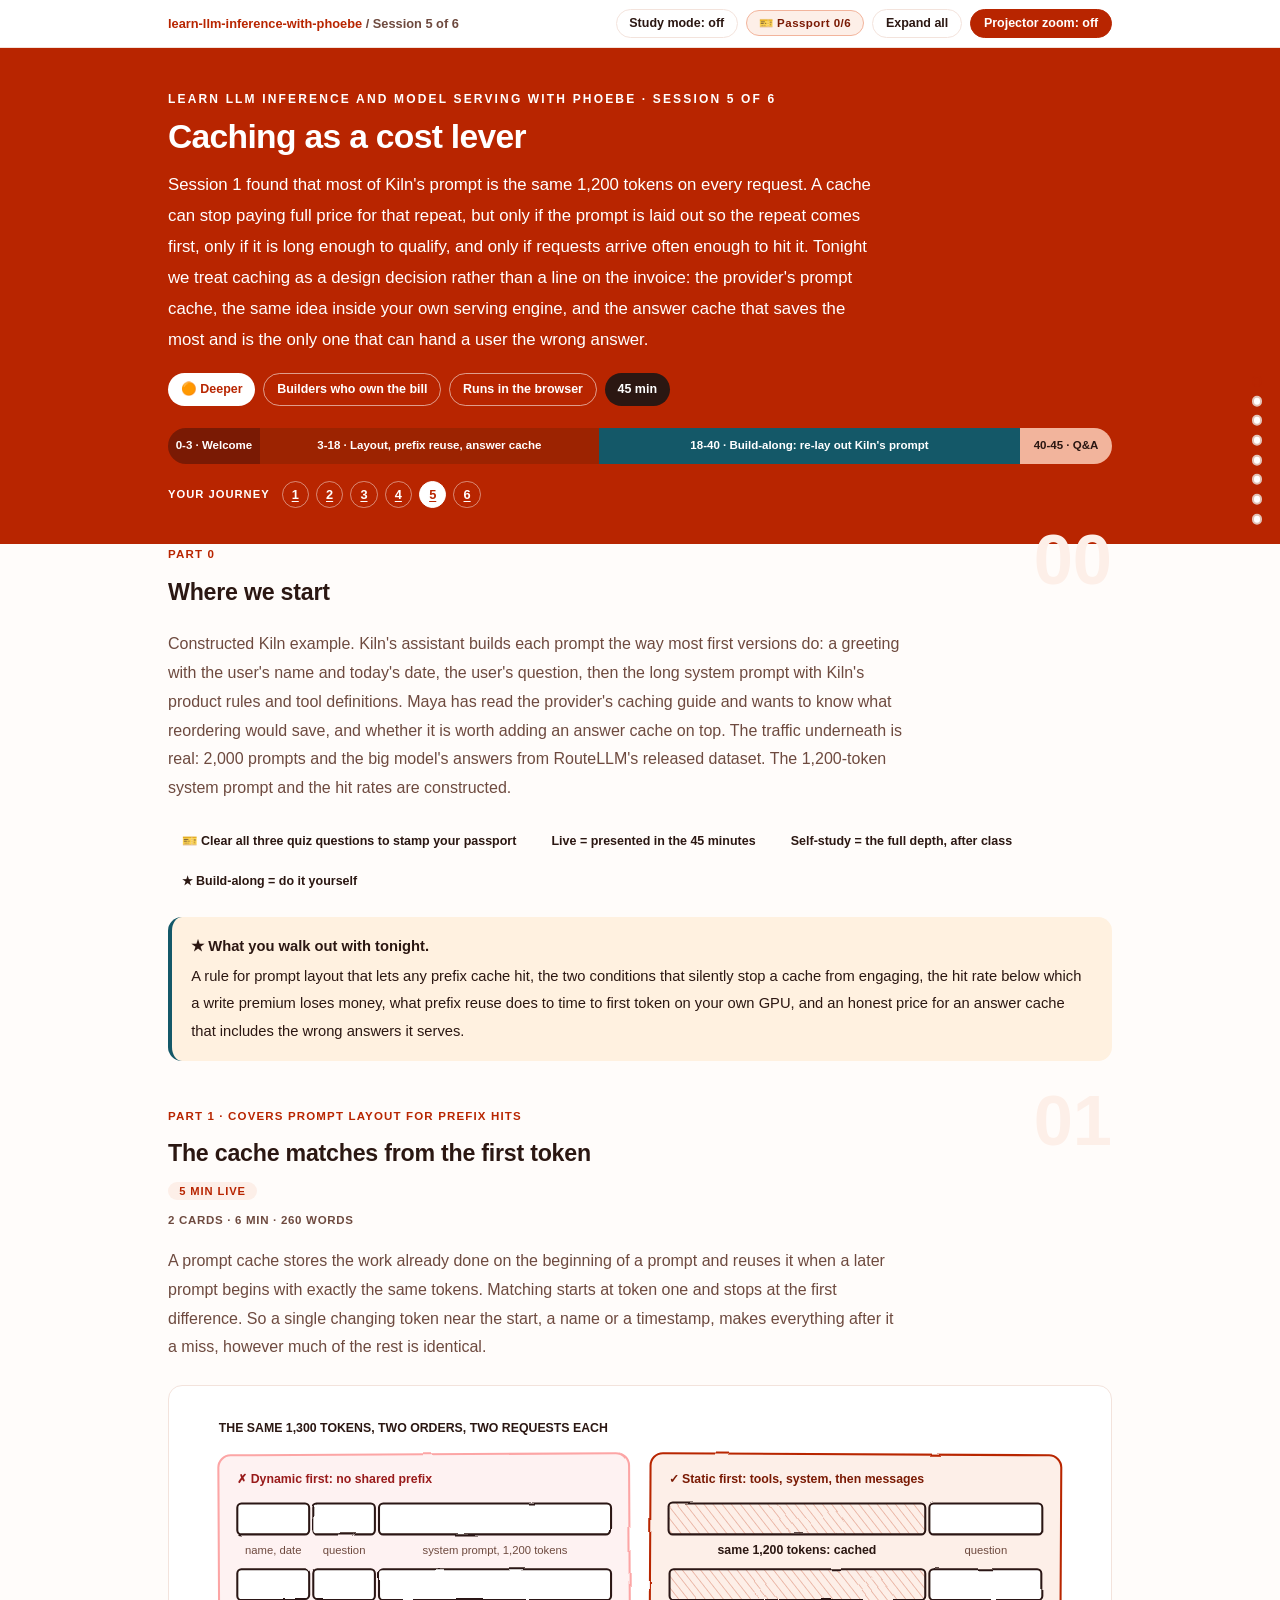
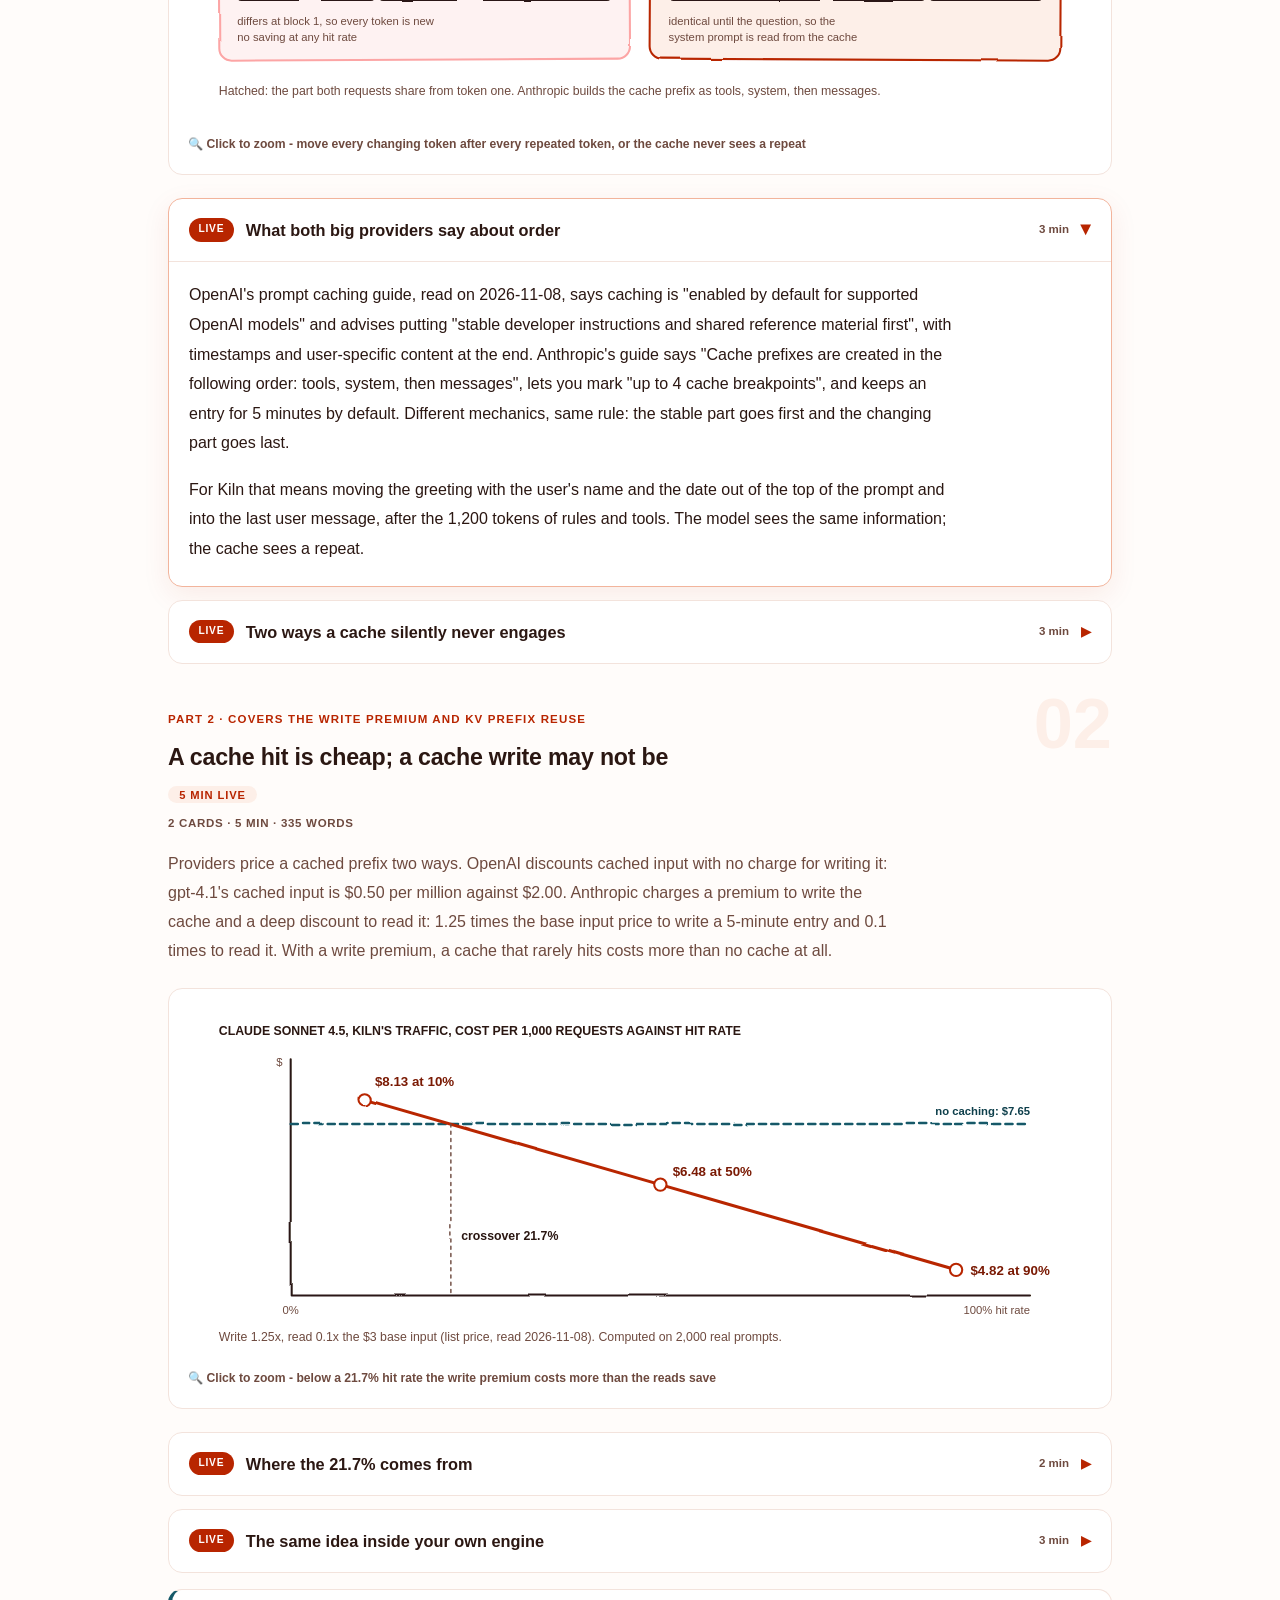
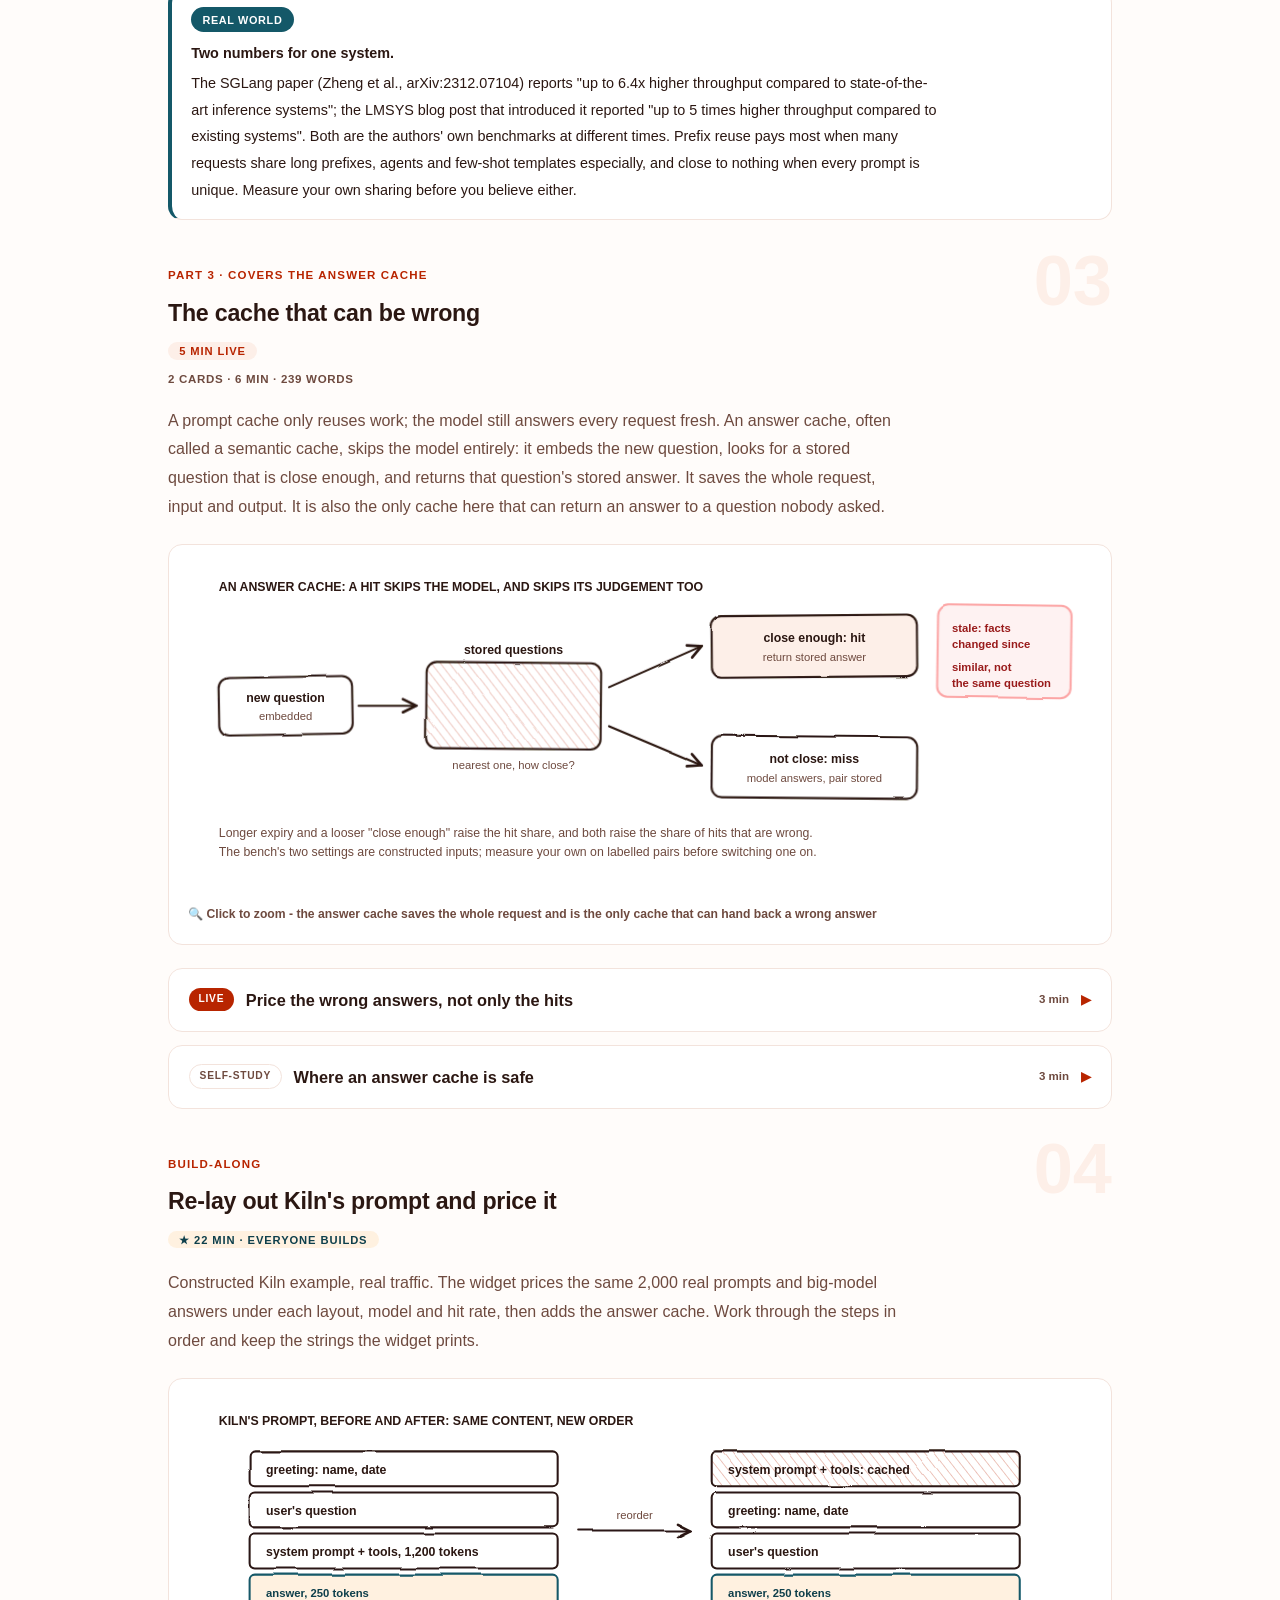
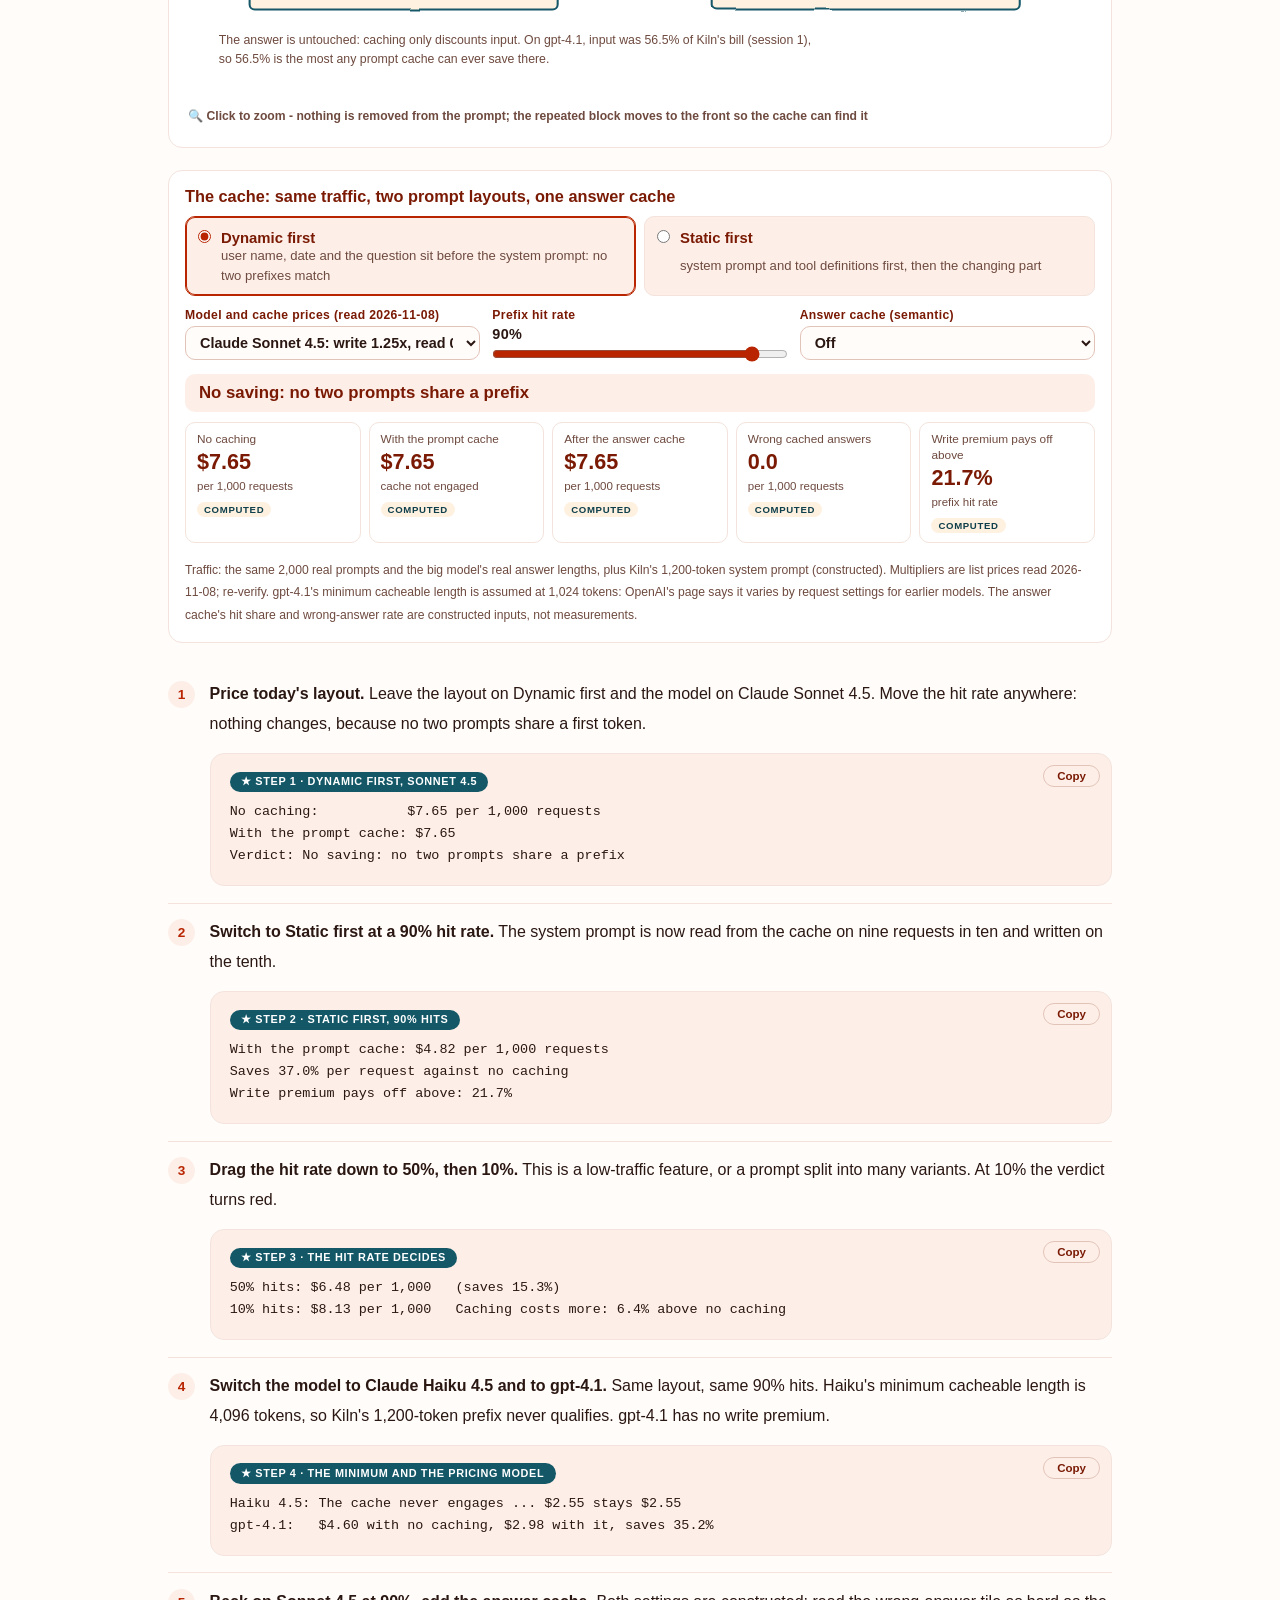
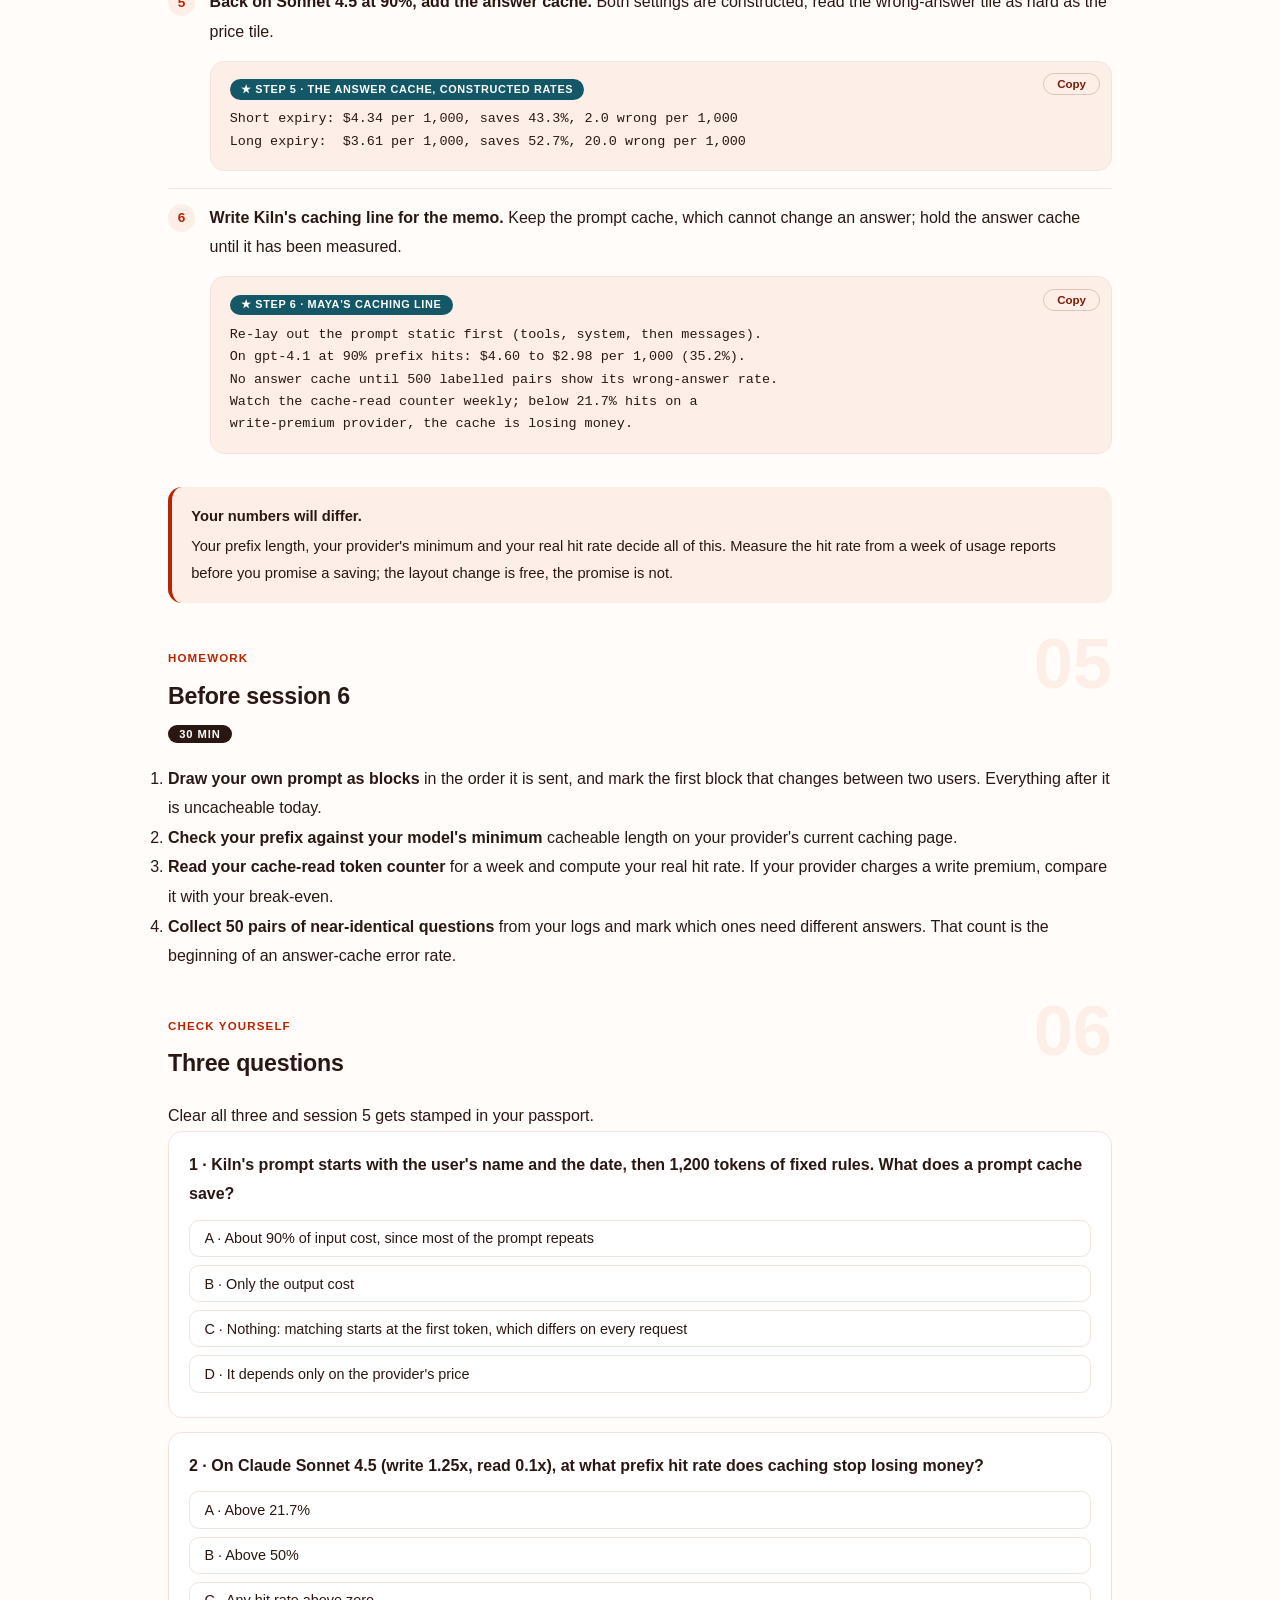
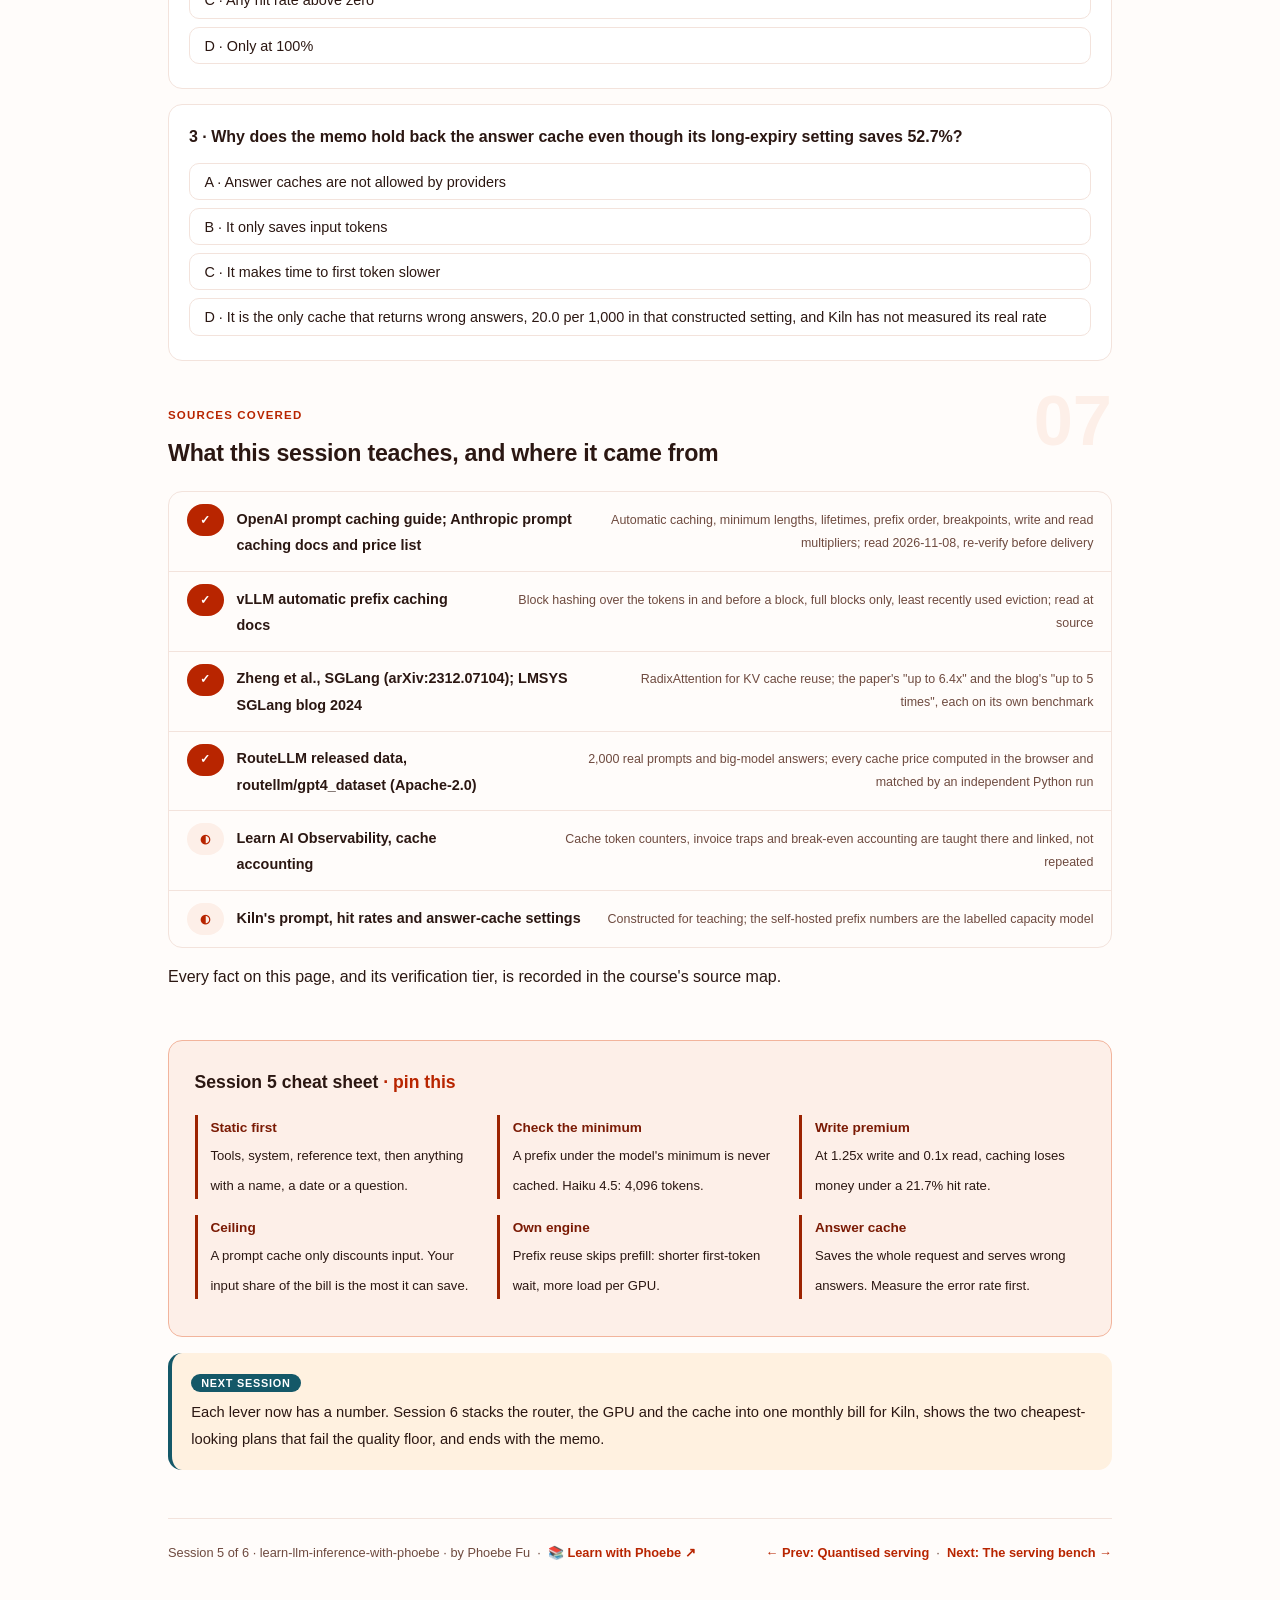
<file: courses/05-caching-as-a-cost-lever.html>
<!DOCTYPE html>
<html lang="en">
<head>
<meta charset="UTF-8">
<meta name="viewport" content="width=device-width, initial-scale=1.0">
<!-- social:start -->
<meta name="description" content="Session 5 of 6. Caching as a design decision: lay the prompt out so the repeated part comes first and the provider's prompt cache can hit, reuse the key-value cache of a shared prefix in your own engine (vLLM automatic prefix caching, SGLang RadixAttention), the minimum-length trap, the write premium against the hit rate, and an answer cache whose savings come with stale and wrong answers.">
<meta property="og:type" content="article">
<meta property="og:site_name" content="Learn with Phoebe">
<meta property="og:title" content="Caching as a cost lever - learn llm inference with phoebe">
<meta property="og:description" content="Session 5 of 6. Prompt layout for prefix hits, KV prefix reuse, the write premium, and the answer cache's wrong answers, priced in your browser.">
<meta property="og:url" content="https://phoebefu6.github.io/learn-llm-inference-with-phoebe/courses/05-caching-as-a-cost-lever.html">
<meta property="og:image" content="https://phoebefu6.github.io/learn-llm-inference-with-phoebe/assets/og-cover.png">
<meta property="og:image:width" content="1200">
<meta property="og:image:height" content="630">
<meta name="twitter:card" content="summary_large_image">
<meta name="twitter:title" content="Caching as a cost lever - learn llm inference with phoebe">
<meta name="twitter:description" content="Session 5 of 6. Re-lay out Kiln's prompt for prefix hits and price it on 2,000 real prompts.">
<meta name="twitter:image" content="https://phoebefu6.github.io/learn-llm-inference-with-phoebe/assets/og-cover.png">
<!-- social:end -->
<title>Session 5 · Caching as a cost lever - learn llm inference with phoebe</title>
<link rel="stylesheet" href="../assets/style.css?v=1">
</head>
<body>

<div class="toolbar">
  <div class="wrap">
    <span class="crumb"><a href="../index.html">learn-llm-inference-with-phoebe</a> / Session 5 of 6</span>
    <button class="btn" id="toggle-all" type="button">Expand all</button>
    <button class="btn primary" id="zoom-toggle" type="button">Projector zoom: off</button>
  </div>
</div>

<header class="masthead">
  <div class="wrap">
    <div class="eyebrow">Learn LLM Inference and Model Serving with Phoebe · Session 5 of 6</div>
    <h1>Caching as a <span class="accent">cost lever</span></h1>
    <p class="sub">Session 1 found that most of Kiln's prompt is the same 1,200 tokens on every request. A cache can stop paying full price for that repeat, but only if the prompt is laid out so the repeat comes first, only if it is long enough to qualify, and only if requests arrive often enough to hit it. Tonight we treat caching as a design decision rather than a line on the invoice: the provider's prompt cache, the same idea inside your own serving engine, and the answer cache that saves the most and is the only one that can hand a user the wrong answer.</p>
    <div class="chip-row">
      <span class="chip level">🟠 Deeper</span>
      <span class="chip audience">Builders who own the bill</span>
      <span class="chip audience">Runs in the browser</span>
      <span class="chip time">45 min</span>
    </div>
    <div class="agenda">
      <span class="a1" style="flex:1">0-3 · Welcome</span>
      <span class="a2" style="flex:4">3-18 · Layout, prefix reuse, answer cache</span>
      <span class="a3" style="flex:5">18-40 · Build-along: re-lay out Kiln's prompt</span>
      <span class="a4" style="flex:1">40-45 · Q&amp;A</span>
    </div>
  </div>
</header>

<main class="wrap">

  <section class="section" id="intro">
    <div class="section-kicker">
      <span class="klabel">Part 0</span>
      <h2>Where we start</h2>
    </div>
    <p class="lede">Constructed Kiln example. Kiln's assistant builds each prompt the way most first versions do: a greeting with the user's name and today's date, the user's question, then the long system prompt with Kiln's product rules and tool definitions. Maya has read the provider's caching guide and wants to know what reordering would save, and whether it is worth adding an answer cache on top. The traffic underneath is real: 2,000 prompts and the big model's answers from RouteLLM's released dataset. The 1,200-token system prompt and the hit rates are constructed.</p>

    <div class="legend">
      <span class="pill">🎫 Clear all three quiz questions to stamp your passport</span>
      <span class="pill">Live = presented in the 45 minutes</span>
      <span class="pill">Self-study = the full depth, after class</span>
      <span class="pill">★ Build-along = do it yourself</span>
    </div>

    <div class="callout win">
      <p><strong>★ What you walk out with tonight.</strong> A rule for prompt layout that lets any prefix cache hit, the two conditions that silently stop a cache from engaging, the hit rate below which a write premium loses money, what prefix reuse does to time to first token on your own GPU, and an honest price for an answer cache that includes the wrong answers it serves.</p>
    </div>
  </section>

  <section class="section" id="part-1">
    <div class="section-kicker">
      <span class="klabel">Part 1 · covers prompt layout for prefix hits</span>
      <h2>The cache matches from the first token</h2>
      <span class="tag concept">5 min live</span>
    </div>
    <p class="lede">A prompt cache stores the work already done on the beginning of a prompt and reuses it when a later prompt begins with exactly the same tokens. Matching starts at token one and stops at the first difference. So a single changing token near the start, a name or a timestamp, makes everything after it a miss, however much of the rest is identical.</p>

    <figure class="zoomable">
      <svg viewBox="0 0 880 310" xmlns="http://www.w3.org/2000/svg" role="img" aria-label="Two layouts of the same Kiln prompt. Dynamic first: the user's name and date come first, so two requests differ at the very first block and nothing after it can be reused. Static first: tool definitions and the system prompt, 1,200 tokens, come first and are identical across requests, so they are read from the cache; only the question at the end is new.">
        <defs>
          <filter id="p5aSk" x="-3%" y="-3%" width="106%" height="106%"><feTurbulence type="fractalNoise" baseFrequency="0.02" numOctaves="2" seed="51" result="n"/><feDisplacementMap in="SourceGraphic" in2="n" scale="2.4" xChannelSelector="R" yChannelSelector="G"/></filter>
          <pattern id="p5aHc" patternUnits="userSpaceOnUse" width="7" height="7" patternTransform="rotate(-38)"><line x1="0" y1="0" x2="0" y2="7" stroke="#B82500" stroke-width="1" opacity=".5"/></pattern>
        </defs>
        <style>
          .p5aH { font: 800 12px Inter, sans-serif; fill: #2B1712; }
          .p5aL { font: 600 12px Inter, sans-serif; fill: #2B1712; }
          .p5aS { font: 400 11px Inter, sans-serif; fill: #6E4A3F; }
          .p5aR { font: 800 12px Inter, sans-serif; fill: #991B1B; }
          .p5aG { font: 800 12px Inter, sans-serif; fill: #7A1A04; }
          .p5aN { font: 400 12px Inter, sans-serif; fill: #6E4A3F; }
        </style>

        <text class="p5aH" x="30" y="26">THE SAME 1,300 TOKENS, TWO ORDERS, TWO REQUESTS EACH</text>

        <g filter="url(#p5aSk)" fill="none" stroke="#2B1712" stroke-width="2" stroke-linecap="round" stroke-linejoin="round">
          <rect x="30" y="48" width="400" height="200" rx="12" transform="rotate(-0.3 230 148)" fill="#FEF2F2" stroke="#FCA5A5"/>
          <rect x="48" y="96" width="70" height="30" rx="4" fill="#FFFFFF"/>
          <rect x="122" y="96" width="60" height="30" rx="4" fill="#FFFFFF"/>
          <rect x="186" y="96" width="226" height="30" rx="4" fill="#FFFFFF"/>
          <rect x="48" y="160" width="70" height="30" rx="4" fill="#FFFFFF"/>
          <rect x="122" y="160" width="60" height="30" rx="4" fill="#FFFFFF"/>
          <rect x="186" y="160" width="226" height="30" rx="4" fill="#FFFFFF"/>
          <rect x="450" y="48" width="400" height="200" rx="12" transform="rotate(0.3 650 148)" fill="#FDEFE8" stroke="#B82500"/>
          <rect x="468" y="96" width="250" height="30" rx="4" fill="url(#p5aHc)"/>
          <rect x="722" y="96" width="110" height="30" rx="4" fill="#FFFFFF"/>
          <rect x="468" y="160" width="250" height="30" rx="4" fill="url(#p5aHc)"/>
          <rect x="722" y="160" width="110" height="30" rx="4" fill="#FFFFFF"/>
        </g>

        <text class="p5aR" x="48" y="76">✗ Dynamic first: no shared prefix</text>
        <text class="p5aS" x="83" y="145" text-anchor="middle">name, date</text>
        <text class="p5aS" x="152" y="145" text-anchor="middle">question</text>
        <text class="p5aS" x="299" y="145" text-anchor="middle">system prompt, 1,200 tokens</text>
        <text class="p5aS" x="48" y="214">differs at block 1, so every token is new</text>
        <text class="p5aS" x="48" y="230">no saving at any hit rate</text>

        <text class="p5aG" x="468" y="76">✓ Static first: tools, system, then messages</text>
        <text class="p5aL" x="593" y="145" text-anchor="middle">same 1,200 tokens: cached</text>
        <text class="p5aS" x="777" y="145" text-anchor="middle">question</text>
        <text class="p5aS" x="468" y="214">identical until the question, so the</text>
        <text class="p5aS" x="468" y="230">system prompt is read from the cache</text>

        <text class="p5aN" x="30" y="282">Hatched: the part both requests share from token one. Anthropic builds the cache prefix as tools, system, then messages.</text>
      </svg>
      <figcaption>🔍 Click to zoom - move every changing token after every repeated token, or the cache never sees a repeat</figcaption>
    </figure>

    <details class="card" open>
      <summary><span class="mode live">Live</span>What both big providers say about order<span class="mini">3 min</span><span class="caret">▶</span></summary>
      <div class="body">
        <p>OpenAI's prompt caching guide, read on 2026-11-08, says caching is "enabled by default for supported OpenAI models" and advises putting "stable developer instructions and shared reference material first", with timestamps and user-specific content at the end. Anthropic's guide says "Cache prefixes are created in the following order: tools, system, then messages", lets you mark "up to 4 cache breakpoints", and keeps an entry for 5 minutes by default. Different mechanics, same rule: the stable part goes first and the changing part goes last.</p>
        <p>For Kiln that means moving the greeting with the user's name and the date out of the top of the prompt and into the last user message, after the 1,200 tokens of rules and tools. The model sees the same information; the cache sees a repeat.</p>
      </div>
    </details>

    <details class="card">
      <summary><span class="mode live">Live</span>Two ways a cache silently never engages<span class="mini">3 min</span><span class="caret">▶</span></summary>
      <div class="body">
        <p><strong>Too short.</strong> Providers only cache prefixes above a minimum length. Anthropic's minimum, read on 2026-11-08, is 1,024 tokens for Claude Sonnet 4.5 but 4,096 for Claude Haiku 4.5. Kiln's 1,200-token prefix qualifies on Sonnet and never qualifies on Haiku: the bench prints "The cache never engages" for Haiku 4.5 with the static-first layout, and the cost stays $2.55 per 1,000. OpenAI's minimum is 1,024 tokens for GPT-5.6 and later and "varies by request settings for earlier models".</p>
        <p><strong>Too rare.</strong> Entries expire. OpenAI keeps in-memory entries for "around 5 to 10 minutes of inactivity, up to one hour"; Anthropic's default is 5 minutes. A prompt seen twice an hour is a miss every time. Low-traffic features, or prompts split into many variants, get little from caching however well they are laid out.</p>
      </div>
    </details>
  </section>

  <section class="section" id="part-2">
    <div class="section-kicker">
      <span class="klabel">Part 2 · covers the write premium and KV prefix reuse</span>
      <h2>A cache hit is cheap; a cache write may not be</h2>
      <span class="tag concept">5 min live</span>
    </div>
    <p class="lede">Providers price a cached prefix two ways. OpenAI discounts cached input with no charge for writing it: gpt-4.1's cached input is $0.50 per million against $2.00. Anthropic charges a premium to write the cache and a deep discount to read it: 1.25 times the base input price to write a 5-minute entry and 0.1 times to read it. With a write premium, a cache that rarely hits costs more than no cache at all.</p>

    <figure class="zoomable">
      <svg viewBox="0 0 880 340" xmlns="http://www.w3.org/2000/svg" role="img" aria-label="Cost per 1,000 Kiln requests on Claude Sonnet 4.5 against the prefix hit rate. With no caching the cost is 7.65 dollars at any hit rate. With the static-first layout the cost falls as hits rise: 8.13 dollars at a 10 percent hit rate, above no caching; 6.48 dollars at 50 percent; 4.82 dollars at 90 percent. The two lines cross at a 21.7 percent hit rate.">
        <defs>
          <filter id="p5bSk" x="-3%" y="-3%" width="106%" height="106%"><feTurbulence type="fractalNoise" baseFrequency="0.02" numOctaves="2" seed="53" result="n"/><feDisplacementMap in="SourceGraphic" in2="n" scale="2.4" xChannelSelector="R" yChannelSelector="G"/></filter>
        </defs>
        <style>
          .p5bH { font: 800 12px Inter, sans-serif; fill: #2B1712; }
          .p5bL { font: 600 12px Inter, sans-serif; fill: #2B1712; }
          .p5bS { font: 400 11px Inter, sans-serif; fill: #6E4A3F; }
          .p5bB { font: 800 11px Inter, sans-serif; fill: #0E3F4B; }
          .p5bV { font: 800 13px Inter, sans-serif; fill: #7A1A04; }
          .p5bN { font: 400 12px Inter, sans-serif; fill: #6E4A3F; }
        </style>

        <text class="p5bH" x="30" y="26">CLAUDE SONNET 4.5, KILN'S TRAFFIC, COST PER 1,000 REQUESTS AGAINST HIT RATE</text>

        <g filter="url(#p5bSk)" fill="none" stroke="#2B1712" stroke-width="2" stroke-linecap="round" stroke-linejoin="round">
          <path d="M100 280 L820 280 M100 280 L100 50"/>
          <path d="M100 113 L820 113" stroke="#145868" stroke-width="2.4" stroke-dasharray="7 5"/>
          <path d="M172 89 L460 172 L748 255" stroke="#B82500" stroke-width="3"/>
          <circle cx="172" cy="89" r="6" fill="#FFFFFF" stroke="#B82500"/>
          <circle cx="460" cy="172" r="6" fill="#FFFFFF" stroke="#B82500"/>
          <circle cx="748" cy="255" r="6" fill="#FFFFFF" stroke="#B82500"/>
          <path d="M256 113 L256 280" stroke="#6E4A3F" stroke-width="1.4" stroke-dasharray="3 4"/>
        </g>

        <text class="p5bB" x="820" y="104" text-anchor="end">no caching: $7.65</text>
        <text class="p5bV" x="182" y="76">$8.13 at 10%</text>
        <text class="p5bV" x="472" y="164">$6.48 at 50%</text>
        <text class="p5bV" x="762" y="260">$4.82 at 90%</text>
        <text class="p5bL" x="266" y="226">crossover 21.7%</text>
        <text class="p5bS" x="100" y="298" text-anchor="middle">0%</text>
        <text class="p5bS" x="820" y="298" text-anchor="end">100% hit rate</text>
        <text class="p5bS" x="92" y="56" text-anchor="end">$</text>

        <text class="p5bN" x="30" y="324">Write 1.25x, read 0.1x the $3 base input (list price, read 2026-11-08). Computed on 2,000 real prompts.</text>
      </svg>
      <figcaption>🔍 Click to zoom - below a 21.7% hit rate the write premium costs more than the reads save</figcaption>
    </figure>

    <details class="card">
      <summary><span class="mode live">Live</span>Where the 21.7% comes from<span class="mini">2 min</span><span class="caret">▶</span></summary>
      <div class="body">
        <p>Every miss writes the prefix at 1.25 times the base price; every hit reads it at 0.1 times. Caching beats paying full price when the average multiplier is under 1: hit rate times 0.1 plus miss rate times 1.25 below 1. That solves to a hit rate above 0.25 / 1.15, which the widget prints as 21.7%. At 10% hits Kiln pays $8.13 per 1,000 requests against $7.65 uncached; at 90% it pays $4.82, 37.0% less. On gpt-4.1, with no write premium, any hit at all saves money: $2.98 against $4.60 at 90%.</p>
        <p>Your hit rate is a property of your traffic, not of the provider: how many requests share the prefix within the cache's lifetime. Read it from the cache-read token counter on your usage reports. Learn AI Observability covers that accounting and the traps in it (<a href="https://phoebefu6.github.io/learn-ai-observability-with-phoebe/courses/a4-what-ai-costs-you.html">what AI costs you ↗</a>, <a href="https://phoebefu6.github.io/learn-ai-observability-with-phoebe/courses/b4-cost-and-latency-per-span.html">cost and latency per span ↗</a>).</p>
      </div>
    </details>

    <details class="card">
      <summary><span class="mode live">Live</span>The same idea inside your own engine<span class="mini">3 min</span><span class="caret">▶</span></summary>
      <div class="body">
        <p>When you serve the model yourself, the cache is the key-value cache from session 4, kept after a request ends and reused by the next request with the same prefix. vLLM's automatic prefix caching, read on 2026-11-08: "we hash each kv-cache block by the tokens in the block and the tokens in the prefix before the block", "We only cache full blocks", and the least recently used block is evicted first. SGLang keeps the cache "for both prompts and generation results in a radix tree" with leaf-first eviction (LMSYS blog, 2024), and its paper calls this RadixAttention.</p>
        <p>Here the saving is not a discount on a bill but prefill you no longer do. On the bench's model of one L4 with FP8 weights, turning the prefix cache on cuts Kiln's p95 time to first token at 0.25 requests a second from 656 ms to 174 ms, and raises the highest load meeting the 1 s target from 0.75 to 1.5 requests a second, which halves the cost per 1,000 requests from $0.30 to $0.15. Modelled, and optimistic: vLLM's own reported speed is slower than the roofline.</p>
      </div>
    </details>

    <div class="callout example">
      <span class="ex-pill">Real world</span>
      <p><strong>Two numbers for one system.</strong> The SGLang paper (Zheng et al., arXiv:2312.07104) reports "up to 6.4x higher throughput compared to state-of-the-art inference systems"; the LMSYS blog post that introduced it reported "up to 5 times higher throughput compared to existing systems". Both are the authors' own benchmarks at different times. Prefix reuse pays most when many requests share long prefixes, agents and few-shot templates especially, and close to nothing when every prompt is unique. Measure your own sharing before you believe either.</p>
    </div>
  </section>

  <section class="section" id="part-3">
    <div class="section-kicker">
      <span class="klabel">Part 3 · covers the answer cache</span>
      <h2>The cache that can be wrong</h2>
      <span class="tag concept">5 min live</span>
    </div>
    <p class="lede">A prompt cache only reuses work; the model still answers every request fresh. An answer cache, often called a semantic cache, skips the model entirely: it embeds the new question, looks for a stored question that is close enough, and returns that question's stored answer. It saves the whole request, input and output. It is also the only cache here that can return an answer to a question nobody asked.</p>

    <figure class="zoomable">
      <svg viewBox="0 0 880 320" xmlns="http://www.w3.org/2000/svg" role="img" aria-label="The answer cache mechanism. A new question is embedded and compared with stored questions. If a stored question is close enough, its stored answer is returned without calling the model; otherwise the model answers and the pair is stored. Two failure paths are marked: the stored answer is stale because the facts changed since it was stored, and the stored question was similar but not the same, so the answer is wrong for the new question.">
        <defs>
          <filter id="p5cSk" x="-3%" y="-3%" width="106%" height="106%"><feTurbulence type="fractalNoise" baseFrequency="0.02" numOctaves="2" seed="57" result="n"/><feDisplacementMap in="SourceGraphic" in2="n" scale="2.4" xChannelSelector="R" yChannelSelector="G"/></filter>
          <pattern id="p5cHc" patternUnits="userSpaceOnUse" width="7" height="7" patternTransform="rotate(-38)"><line x1="0" y1="0" x2="0" y2="7" stroke="#B82500" stroke-width="1" opacity=".5"/></pattern>
          <marker id="p5cAr" viewBox="0 0 10 10" refX="9" refY="5" markerWidth="8" markerHeight="8" orient="auto"><path d="M1 1 L9 5 L1 9" fill="none" stroke="#2B1712" stroke-width="1.6" stroke-linecap="round"/></marker>
        </defs>
        <style>
          .p5cH { font: 800 12px Inter, sans-serif; fill: #2B1712; }
          .p5cL { font: 600 12px Inter, sans-serif; fill: #2B1712; }
          .p5cS { font: 400 11px Inter, sans-serif; fill: #6E4A3F; }
          .p5cR { font: 800 11px Inter, sans-serif; fill: #991B1B; }
          .p5cN { font: 400 12px Inter, sans-serif; fill: #6E4A3F; }
        </style>

        <text class="p5cH" x="30" y="26">AN ANSWER CACHE: A HIT SKIPS THE MODEL, AND SKIPS ITS JUDGEMENT TOO</text>

        <g filter="url(#p5cSk)" fill="none" stroke="#2B1712" stroke-width="2" stroke-linecap="round" stroke-linejoin="round">
          <rect x="30" y="110" width="130" height="56" rx="10" transform="rotate(-1 95 138)" fill="#FFFFFF"/>
          <path d="M166 138 L222 138" marker-end="url(#p5cAr)"/>
          <rect x="232" y="96" width="170" height="84" rx="10" transform="rotate(0.5 317 138)" fill="url(#p5cHc)"/>
          <path d="M410 120 L500 80" marker-end="url(#p5cAr)"/>
          <path d="M410 158 L500 196" marker-end="url(#p5cAr)"/>
          <rect x="510" y="50" width="200" height="60" rx="10" transform="rotate(-0.5 610 80)" fill="#FDEFE8"/>
          <rect x="510" y="168" width="200" height="60" rx="10" transform="rotate(0.5 610 198)" fill="#FFFFFF"/>
          <rect x="730" y="40" width="130" height="90" rx="10" transform="rotate(0.8 795 85)" fill="#FEF2F2" stroke="#FCA5A5"/>
        </g>

        <text class="p5cL" x="95" y="134" text-anchor="middle">new question</text>
        <text class="p5cS" x="95" y="152" text-anchor="middle">embedded</text>
        <text class="p5cL" x="317" y="88" text-anchor="middle">stored questions</text>
        <text class="p5cS" x="317" y="200" text-anchor="middle">nearest one, how close?</text>
        <text class="p5cL" x="610" y="76" text-anchor="middle">close enough: hit</text>
        <text class="p5cS" x="610" y="94" text-anchor="middle">return stored answer</text>
        <text class="p5cL" x="610" y="194" text-anchor="middle">not close: miss</text>
        <text class="p5cS" x="610" y="212" text-anchor="middle">model answers, pair stored</text>
        <text class="p5cR" x="744" y="66">stale: facts</text>
        <text class="p5cR" x="744" y="82">changed since</text>
        <text class="p5cR" x="744" y="104">similar, not</text>
        <text class="p5cR" x="744" y="120">the same question</text>

        <text class="p5cN" x="30" y="266">Longer expiry and a looser "close enough" raise the hit share, and both raise the share of hits that are wrong.</text>
        <text class="p5cN" x="30" y="284">The bench's two settings are constructed inputs; measure your own on labelled pairs before switching one on.</text>
      </svg>
      <figcaption>🔍 Click to zoom - the answer cache saves the whole request and is the only cache that can hand back a wrong answer</figcaption>
    </figure>

    <details class="card">
      <summary><span class="mode live">Live</span>Price the wrong answers, not only the hits<span class="mini">3 min</span><span class="caret">▶</span></summary>
      <div class="body">
        <p>The bench runs Kiln on Claude Sonnet 4.5 with the static-first prompt at 90% prefix hits ($4.82 per 1,000) and then adds an answer cache in two constructed settings. Short expiry, 10% of requests answered from the cache with 2% of those hits wrong: $4.34 per 1,000, 43.3% under no caching, and 2.0 wrong cached answers per 1,000 requests. Long expiry, 25% hits with 8% of hits wrong: $3.61, 52.7% saved, and 20.0 wrong answers per 1,000.</p>
        <p>Those hit and error rates are invented to show the shape; nobody can tell you yours without labelled pairs from your own traffic. The shape is the lesson: the setting that saves most also serves ten times the wrong answers. Kiln's 95% quality floor from session 2 applies here too: 20.0 wrong per 1,000 is two percentage points of quality spent on a cache, on top of whatever the router already spends.</p>
      </div>
    </details>

    <details class="card">
      <summary><span class="mode self">Self-study</span>Where an answer cache is safe<span class="mini">3 min</span><span class="caret">▶</span></summary>
      <div class="body">
        <p>Exact-match caching of identical requests (same prompt, same parameters, deterministic settings) has no wrong-answer risk beyond staleness and is worth doing for repeated batch jobs. Similarity matching is safest where answers do not depend on who asks or when: public product documentation, help-centre questions, definitions. It is riskiest where a near-identical question has a different answer: account balances, anything with a date, anything personal. Give every entry an expiry tied to how often its source facts change, and log every cached answer served so a wrong one can be traced.</p>
      </div>
    </details>
  </section>

  <section class="section" id="demo-1">
    <div class="section-kicker">
      <span class="klabel">Build-along</span>
      <h2>Re-lay out Kiln's prompt and price it</h2>
      <span class="tag demo">★ 22 min · everyone builds</span>
    </div>
    <p class="lede">Constructed Kiln example, real traffic. The widget prices the same 2,000 real prompts and big-model answers under each layout, model and hit rate, then adds the answer cache. Work through the steps in order and keep the strings the widget prints.</p>

    <figure class="zoomable">
      <svg viewBox="0 0 880 290" xmlns="http://www.w3.org/2000/svg" role="img" aria-label="Kiln's prompt before and after the re-layout, as stacks of blocks. Before: name and date, question, system prompt and tools, then the answer. After: system prompt and tools first, 1,200 tokens marked cached, then name, date and question, then the answer. The answer block is unchanged in both; only the input side gets cheaper.">
        <defs>
          <filter id="p5dSk" x="-3%" y="-3%" width="106%" height="106%"><feTurbulence type="fractalNoise" baseFrequency="0.02" numOctaves="2" seed="59" result="n"/><feDisplacementMap in="SourceGraphic" in2="n" scale="2.4" xChannelSelector="R" yChannelSelector="G"/></filter>
          <pattern id="p5dHc" patternUnits="userSpaceOnUse" width="7" height="7" patternTransform="rotate(-38)"><line x1="0" y1="0" x2="0" y2="7" stroke="#B82500" stroke-width="1" opacity=".5"/></pattern>
          <marker id="p5dAr" viewBox="0 0 10 10" refX="9" refY="5" markerWidth="8" markerHeight="8" orient="auto"><path d="M1 1 L9 5 L1 9" fill="none" stroke="#2B1712" stroke-width="1.6" stroke-linecap="round"/></marker>
        </defs>
        <style>
          .p5dH { font: 800 12px Inter, sans-serif; fill: #2B1712; }
          .p5dL { font: 600 12px Inter, sans-serif; fill: #2B1712; }
          .p5dS { font: 400 11px Inter, sans-serif; fill: #6E4A3F; }
          .p5dB { font: 800 11px Inter, sans-serif; fill: #0E3F4B; }
          .p5dN { font: 400 12px Inter, sans-serif; fill: #6E4A3F; }
        </style>

        <text class="p5dH" x="30" y="26">KILN'S PROMPT, BEFORE AND AFTER: SAME CONTENT, NEW ORDER</text>

        <g filter="url(#p5dSk)" fill="none" stroke="#2B1712" stroke-width="2" stroke-linecap="round" stroke-linejoin="round">
          <rect x="60" y="52" width="300" height="34" rx="5" fill="#FFFFFF"/>
          <rect x="60" y="92" width="300" height="34" rx="5" fill="#FFFFFF"/>
          <rect x="60" y="132" width="300" height="34" rx="5" fill="#FFFFFF"/>
          <rect x="60" y="172" width="300" height="34" rx="5" fill="#FFF1E0" stroke="#145868"/>
          <path d="M380 129 L490 129" marker-end="url(#p5dAr)"/>
          <rect x="510" y="52" width="300" height="34" rx="5" fill="url(#p5dHc)"/>
          <rect x="510" y="92" width="300" height="34" rx="5" fill="#FFFFFF"/>
          <rect x="510" y="132" width="300" height="34" rx="5" fill="#FFFFFF"/>
          <rect x="510" y="172" width="300" height="34" rx="5" fill="#FFF1E0" stroke="#145868"/>
        </g>

        <text class="p5dL" x="76" y="74">greeting: name, date</text>
        <text class="p5dL" x="76" y="114">user's question</text>
        <text class="p5dL" x="76" y="154">system prompt + tools, 1,200 tokens</text>
        <text class="p5dB" x="76" y="194">answer, 250 tokens</text>
        <text class="p5dS" x="435" y="118" text-anchor="middle">reorder</text>
        <text class="p5dL" x="526" y="74">system prompt + tools: cached</text>
        <text class="p5dL" x="526" y="114">greeting: name, date</text>
        <text class="p5dL" x="526" y="154">user's question</text>
        <text class="p5dB" x="526" y="194">answer, 250 tokens</text>

        <text class="p5dN" x="30" y="240">The answer is untouched: caching only discounts input. On gpt-4.1, input was 56.5% of Kiln's bill (session 1),</text>
        <text class="p5dN" x="30" y="258">so 56.5% is the most any prompt cache can ever save there.</text>
      </svg>
      <figcaption>🔍 Click to zoom - nothing is removed from the prompt; the repeated block moves to the front so the cache can find it</figcaption>
    </figure>

    <div class="inf-widget" data-part="cache"></div>

    <div class="steps">
      <div class="step">
        <p><strong>Price today's layout.</strong> Leave the layout on Dynamic first and the model on Claude Sonnet 4.5. Move the hit rate anywhere: nothing changes, because no two prompts share a first token.</p>
        <div class="prompt-box good"><span class="label">★ Step 1 · dynamic first, Sonnet 4.5</span>No caching:           $7.65 per 1,000 requests
With the prompt cache: $7.65
Verdict: No saving: no two prompts share a prefix</div>
      </div>
      <div class="step">
        <p><strong>Switch to Static first at a 90% hit rate.</strong> The system prompt is now read from the cache on nine requests in ten and written on the tenth.</p>
        <div class="prompt-box good"><span class="label">★ Step 2 · static first, 90% hits</span>With the prompt cache: $4.82 per 1,000 requests
Saves 37.0% per request against no caching
Write premium pays off above: 21.7%</div>
      </div>
      <div class="step">
        <p><strong>Drag the hit rate down to 50%, then 10%.</strong> This is a low-traffic feature, or a prompt split into many variants. At 10% the verdict turns red.</p>
        <div class="prompt-box good"><span class="label">★ Step 3 · the hit rate decides</span>50% hits: $6.48 per 1,000   (saves 15.3%)
10% hits: $8.13 per 1,000   Caching costs more: 6.4% above no caching</div>
      </div>
      <div class="step">
        <p><strong>Switch the model to Claude Haiku 4.5 and to gpt-4.1.</strong> Same layout, same 90% hits. Haiku's minimum cacheable length is 4,096 tokens, so Kiln's 1,200-token prefix never qualifies. gpt-4.1 has no write premium.</p>
        <div class="prompt-box good"><span class="label">★ Step 4 · the minimum and the pricing model</span>Haiku 4.5: The cache never engages ... $2.55 stays $2.55
gpt-4.1:   $4.60 with no caching, $2.98 with it, saves 35.2%</div>
      </div>
      <div class="step">
        <p><strong>Back on Sonnet 4.5 at 90%, add the answer cache.</strong> Both settings are constructed; read the wrong-answer tile as hard as the price tile.</p>
        <div class="prompt-box good"><span class="label">★ Step 5 · the answer cache, constructed rates</span>Short expiry: $4.34 per 1,000, saves 43.3%, 2.0 wrong per 1,000
Long expiry:  $3.61 per 1,000, saves 52.7%, 20.0 wrong per 1,000</div>
      </div>
      <div class="step">
        <p><strong>Write Kiln's caching line for the memo.</strong> Keep the prompt cache, which cannot change an answer; hold the answer cache until it has been measured.</p>
        <div class="prompt-box good"><span class="label">★ Step 6 · Maya's caching line</span>Re-lay out the prompt static first (tools, system, then messages).
On gpt-4.1 at 90% prefix hits: $4.60 to $2.98 per 1,000 (35.2%).
No answer cache until 500 labelled pairs show its wrong-answer rate.
Watch the cache-read counter weekly; below 21.7% hits on a
write-premium provider, the cache is losing money.</div>
      </div>
    </div>

    <div class="callout tip">
      <p><strong>Your numbers will differ.</strong> Your prefix length, your provider's minimum and your real hit rate decide all of this. Measure the hit rate from a week of usage reports before you promise a saving; the layout change is free, the promise is not.</p>
    </div>
  </section>

  <section class="section" id="exercise">
    <div class="section-kicker">
      <span class="klabel">Homework</span>
      <h2>Before session 6</h2>
      <span class="tag exercise">30 min</span>
    </div>
    <ol>
      <li><strong>Draw your own prompt as blocks</strong> in the order it is sent, and mark the first block that changes between two users. Everything after it is uncacheable today.</li>
      <li><strong>Check your prefix against your model's minimum</strong> cacheable length on your provider's current caching page.</li>
      <li><strong>Read your cache-read token counter</strong> for a week and compute your real hit rate. If your provider charges a write premium, compare it with your break-even.</li>
      <li><strong>Collect 50 pairs of near-identical questions</strong> from your logs and mark which ones need different answers. That count is the beginning of an answer-cache error rate.</li>
    </ol>
  </section>

  <section class="section" id="quiz">
    <div class="section-kicker">
      <span class="klabel">Check yourself</span>
      <h2>Three questions</h2>
    </div>
    <p>Clear all three and session 5 gets stamped in your passport.</p>

    <div class="quiz-q" data-answer="2">
      <p class="qtext">1 · Kiln's prompt starts with the user's name and the date, then 1,200 tokens of fixed rules. What does a prompt cache save?</p>
      <button class="qopt" type="button">A · About 90% of input cost, since most of the prompt repeats</button>
      <button class="qopt" type="button">B · Only the output cost</button>
      <button class="qopt" type="button">C · Nothing: matching starts at the first token, which differs on every request</button>
      <button class="qopt" type="button">D · It depends only on the provider's price</button>
      <p class="qwhy">A prefix cache reuses work only up to the first differing token. With the name and date first, no two requests share a prefix, and the bench prints no saving at any hit rate until the layout is static first.</p>
    </div>

    <div class="quiz-q" data-answer="0">
      <p class="qtext">2 · On Claude Sonnet 4.5 (write 1.25x, read 0.1x), at what prefix hit rate does caching stop losing money?</p>
      <button class="qopt" type="button">A · Above 21.7%</button>
      <button class="qopt" type="button">B · Above 50%</button>
      <button class="qopt" type="button">C · Any hit rate above zero</button>
      <button class="qopt" type="button">D · Only at 100%</button>
      <p class="qwhy">Caching wins when hit rate x 0.1 + miss rate x 1.25 is under 1, which is a hit rate above 21.7%. At 10% hits Kiln pays $8.13 per 1,000 against $7.65 uncached. With no write premium (gpt-4.1), any hit saves.</p>
    </div>

    <div class="quiz-q" data-answer="3">
      <p class="qtext">3 · Why does the memo hold back the answer cache even though its long-expiry setting saves 52.7%?</p>
      <button class="qopt" type="button">A · Answer caches are not allowed by providers</button>
      <button class="qopt" type="button">B · It only saves input tokens</button>
      <button class="qopt" type="button">C · It makes time to first token slower</button>
      <button class="qopt" type="button">D · It is the only cache that returns wrong answers, 20.0 per 1,000 in that constructed setting, and Kiln has not measured its real rate</button>
      <p class="qwhy">Prompt and prefix caches reuse work but the model still answers each request. An answer cache returns a stored answer, which can be stale or meant for a different question. Until its error rate is measured on labelled pairs, its saving is not comparable with the quality it spends.</p>
    </div>

    <p class="quiz-score"></p>
  </section>

  <section class="section" id="official">
    <div class="section-kicker">
      <span class="klabel">Sources covered</span>
      <h2>What this session teaches, and where it came from</h2>
    </div>
    <div class="covered">
      <div class="covered-row"><span class="status pill solid">✓</span><span class="name">OpenAI prompt caching guide; Anthropic prompt caching docs and price list</span><span class="note">Automatic caching, minimum lengths, lifetimes, prefix order, breakpoints, write and read multipliers; read 2026-11-08, re-verify before delivery</span></div>
      <div class="covered-row"><span class="status pill solid">✓</span><span class="name">vLLM automatic prefix caching docs</span><span class="note">Block hashing over the tokens in and before a block, full blocks only, least recently used eviction; read at source</span></div>
      <div class="covered-row"><span class="status pill solid">✓</span><span class="name">Zheng et al., SGLang (arXiv:2312.07104); LMSYS SGLang blog 2024</span><span class="note">RadixAttention for KV cache reuse; the paper's "up to 6.4x" and the blog's "up to 5 times", each on its own benchmark</span></div>
      <div class="covered-row"><span class="status pill solid">✓</span><span class="name">RouteLLM released data, routellm/gpt4_dataset (Apache-2.0)</span><span class="note">2,000 real prompts and big-model answers; every cache price computed in the browser and matched by an independent Python run</span></div>
      <div class="covered-row"><span class="status pill light">◐</span><span class="name">Learn AI Observability, cache accounting</span><span class="note">Cache token counters, invoice traps and break-even accounting are taught there and linked, not repeated</span></div>
      <div class="covered-row"><span class="status pill light">◐</span><span class="name">Kiln's prompt, hit rates and answer-cache settings</span><span class="note">Constructed for teaching; the self-hosted prefix numbers are the labelled capacity model</span></div>
    </div>
    <p class="mono" style="margin-top:14px">Every fact on this page, and its verification tier, is recorded in the course's source map.</p>
  </section>

  <section class="cheat" id="cheatsheet">
    <h3>Session 5 cheat sheet <span>· pin this</span></h3>
    <div class="grid-2">
      <div class="cheat-item"><b>Static first</b><span>Tools, system, reference text, then anything with a name, a date or a question.</span></div>
      <div class="cheat-item"><b>Check the minimum</b><span>A prefix under the model's minimum is never cached. Haiku 4.5: 4,096 tokens.</span></div>
      <div class="cheat-item"><b>Write premium</b><span>At 1.25x write and 0.1x read, caching loses money under a 21.7% hit rate.</span></div>
      <div class="cheat-item"><b>Ceiling</b><span>A prompt cache only discounts input. Your input share of the bill is the most it can save.</span></div>
      <div class="cheat-item"><b>Own engine</b><span>Prefix reuse skips prefill: shorter first-token wait, more load per GPU.</span></div>
      <div class="cheat-item"><b>Answer cache</b><span>Saves the whole request and serves wrong answers. Measure the error rate first.</span></div>
    </div>
  </section>

  <div class="callout next">
    <span class="nx-pill">Next session</span>
    <p>Each lever now has a number. Session 6 stacks the router, the GPU and the cache into one monthly bill for Kiln, shows the two cheapest-looking plans that fail the quality floor, and ends with the memo.</p>
  </div>

  <footer class="pagefoot">
    <span>Session 5 of 6 · learn-llm-inference-with-phoebe · by Phoebe Fu &nbsp;·&nbsp; 📚 <a href="https://phoebefu6.github.io/learn-with-phoebe/">Learn with Phoebe ↗</a></span>
    <span><a href="04-quantised-serving-and-kv-cache.html">← Prev: Quantised serving</a> &nbsp;·&nbsp; <a href="06-the-serving-bench.html">Next: The serving bench →</a></span>
  </footer>

</main>

<script src="../assets/inf-sample.js?v=1"></script>
<script src="../assets/inf-live.js?v=1"></script>
<script src="../assets/inf-ui.js?v=3"></script>
<script src="../assets/app.js?v=1"></script>
</body>
</html>
</file>
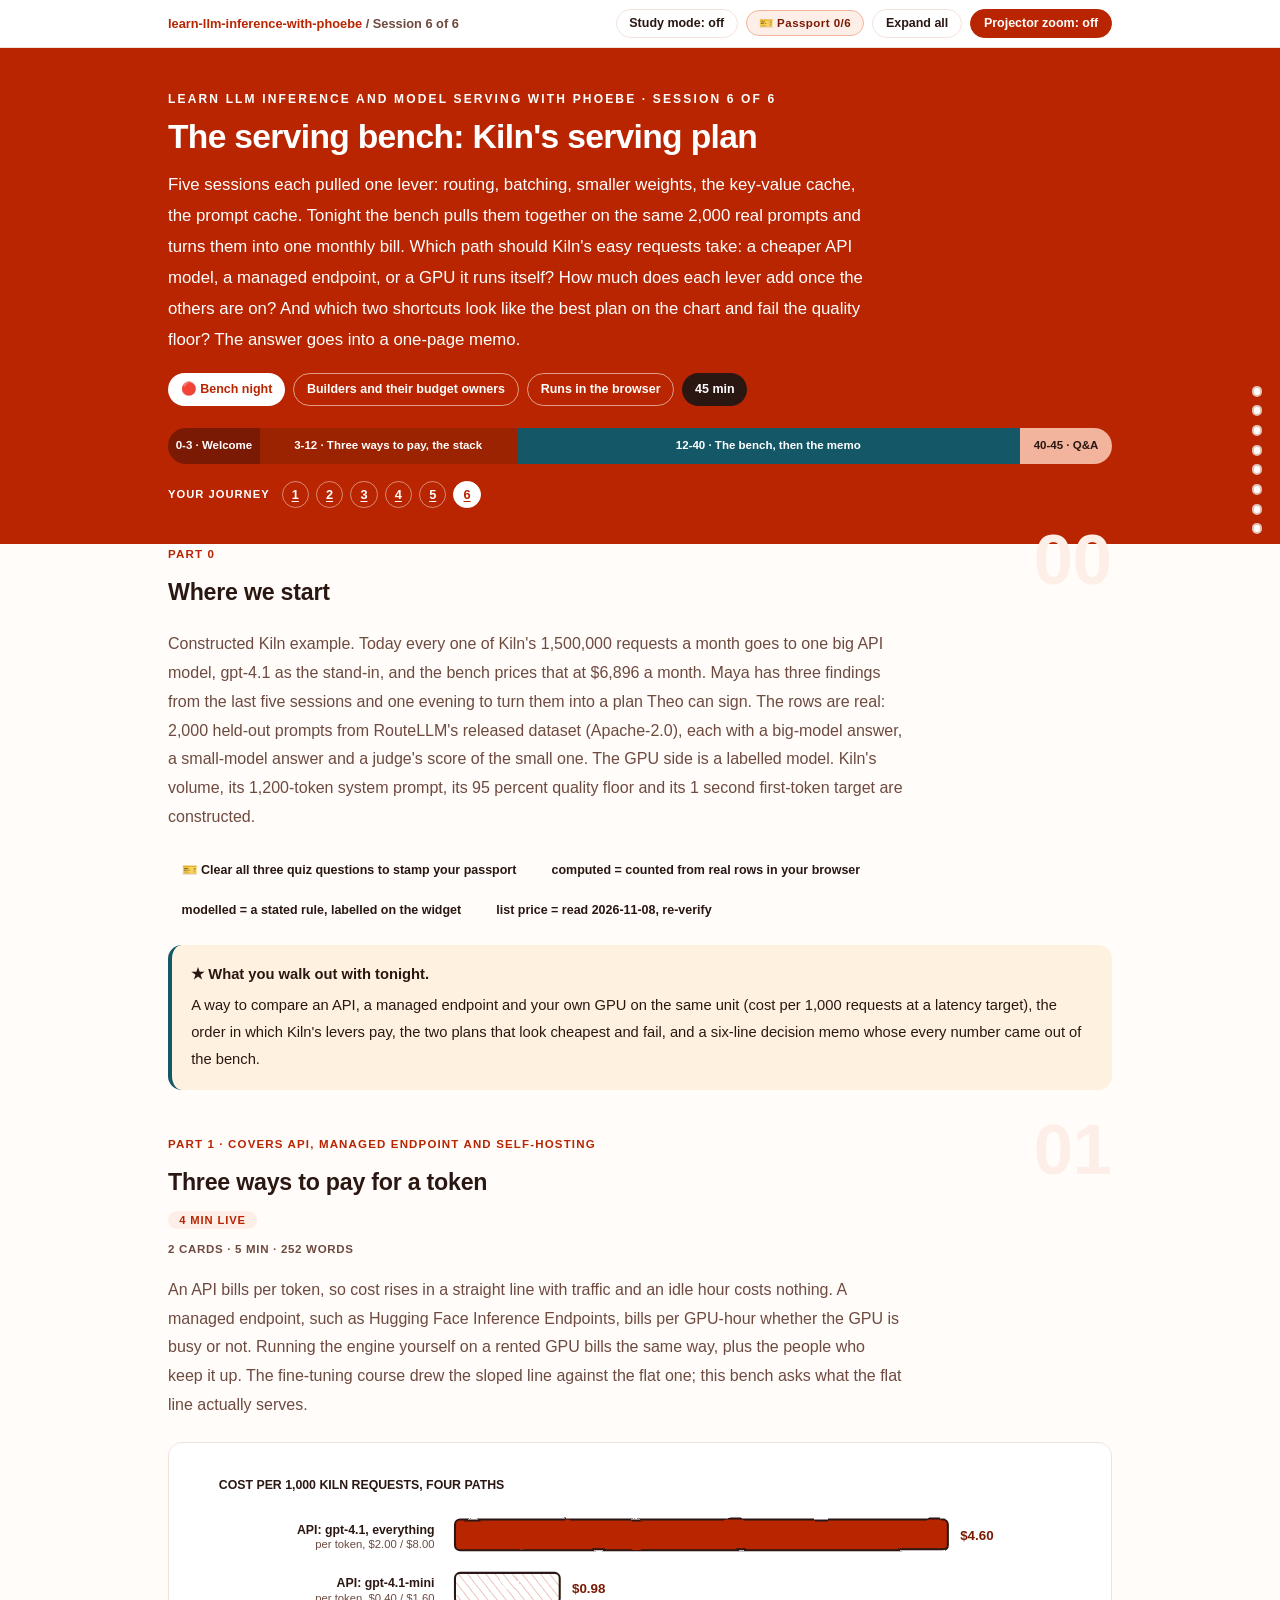
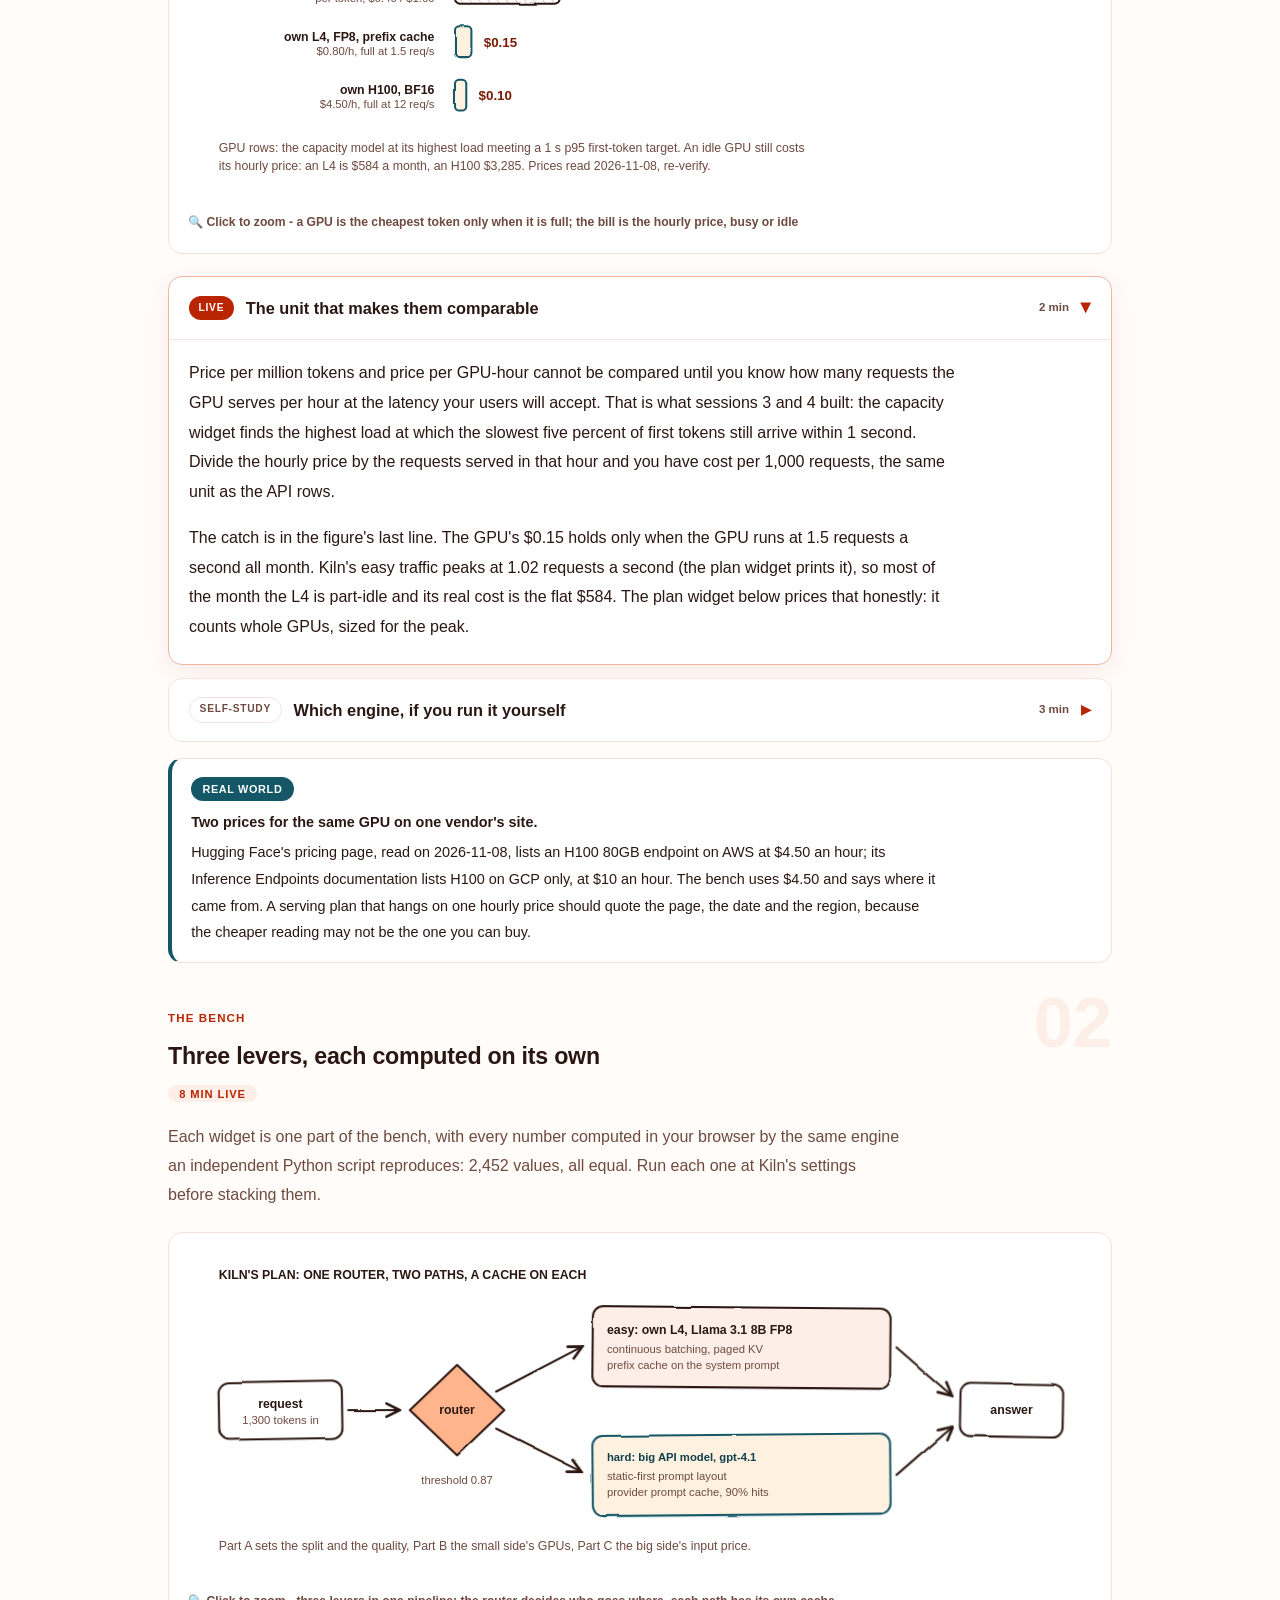
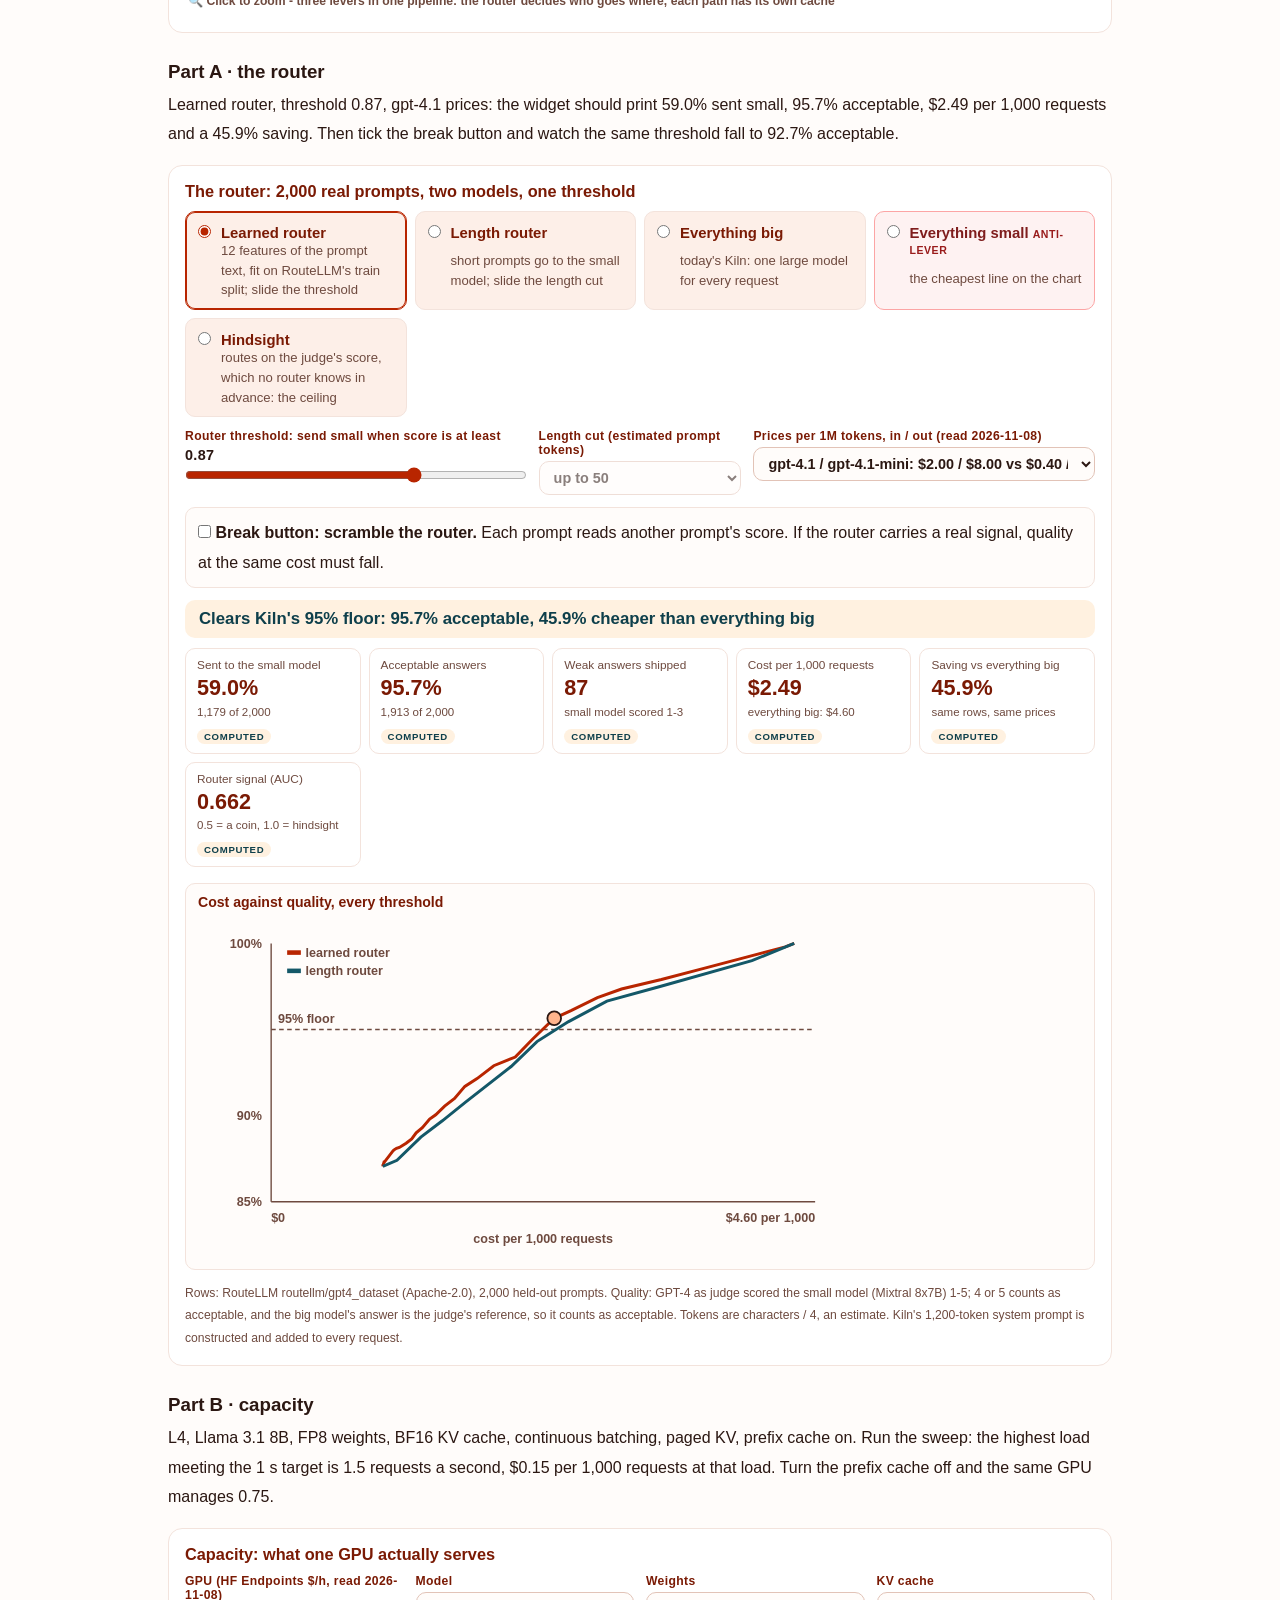
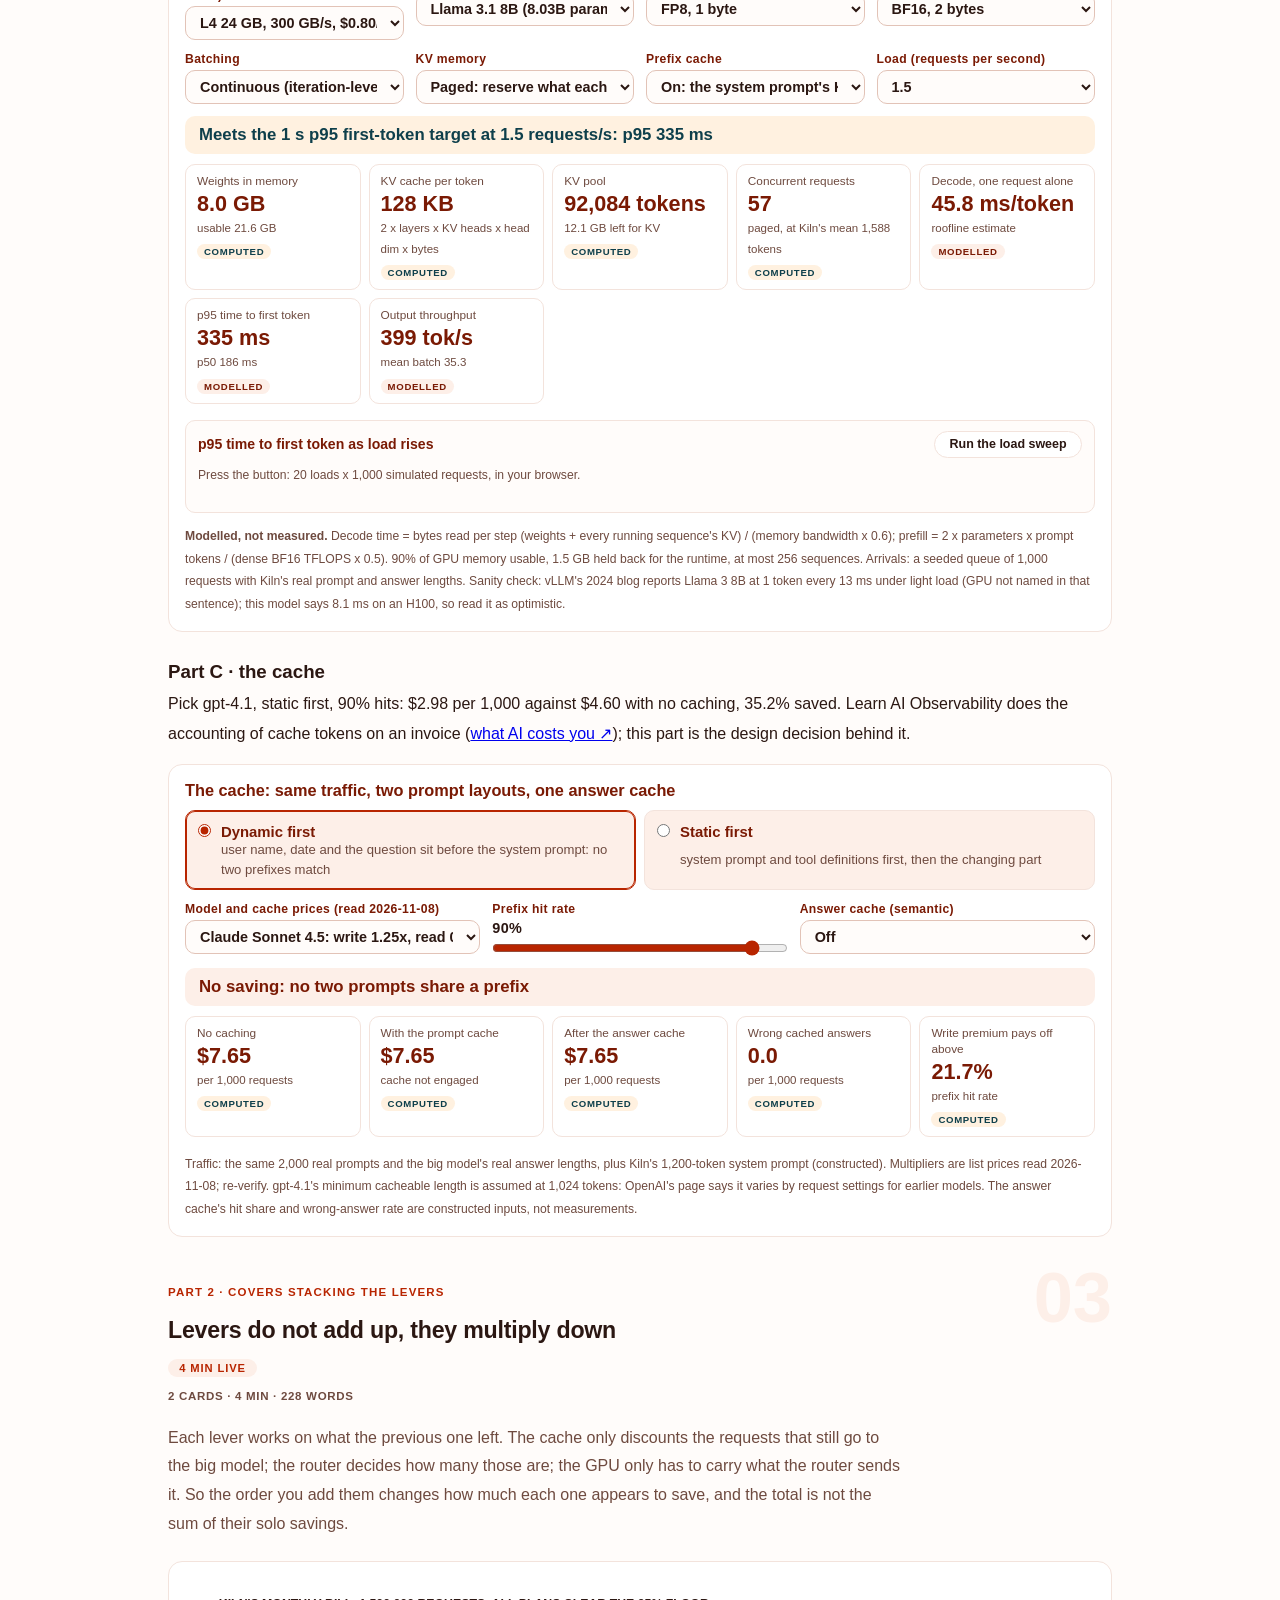
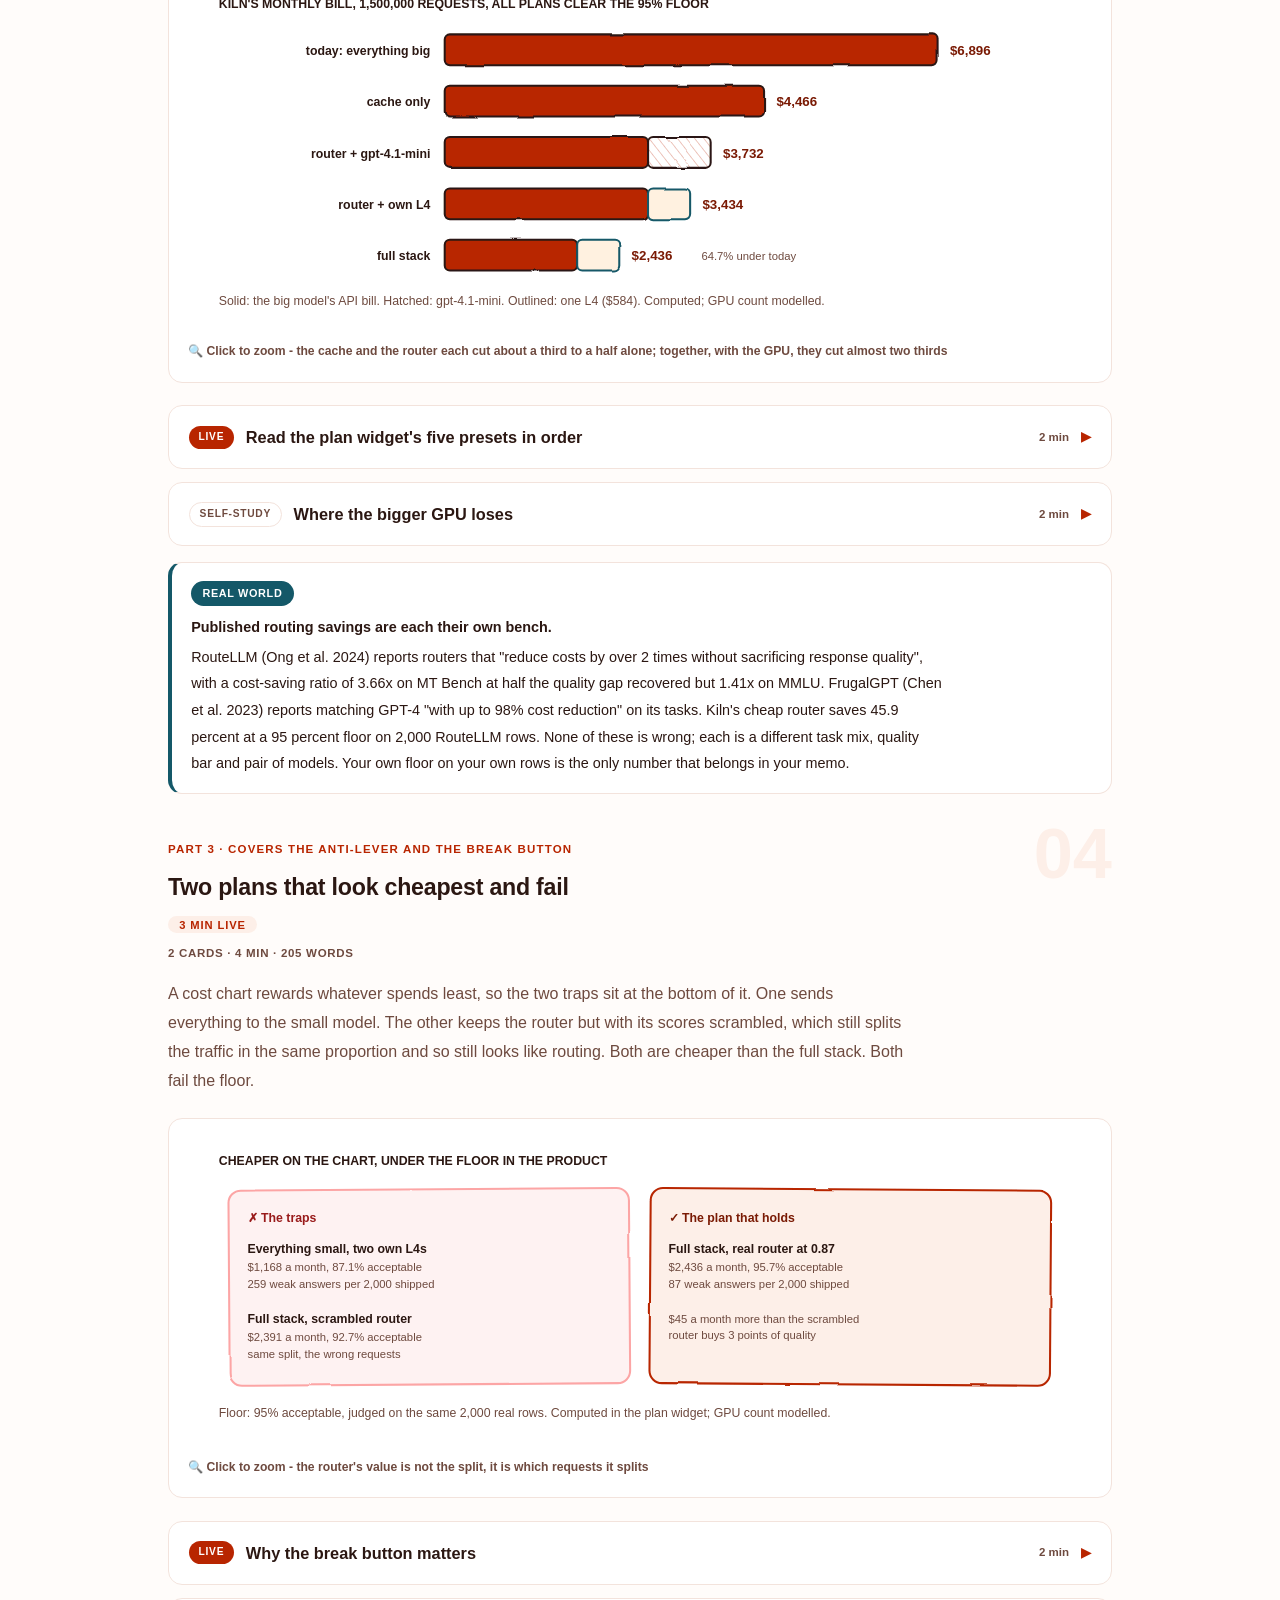
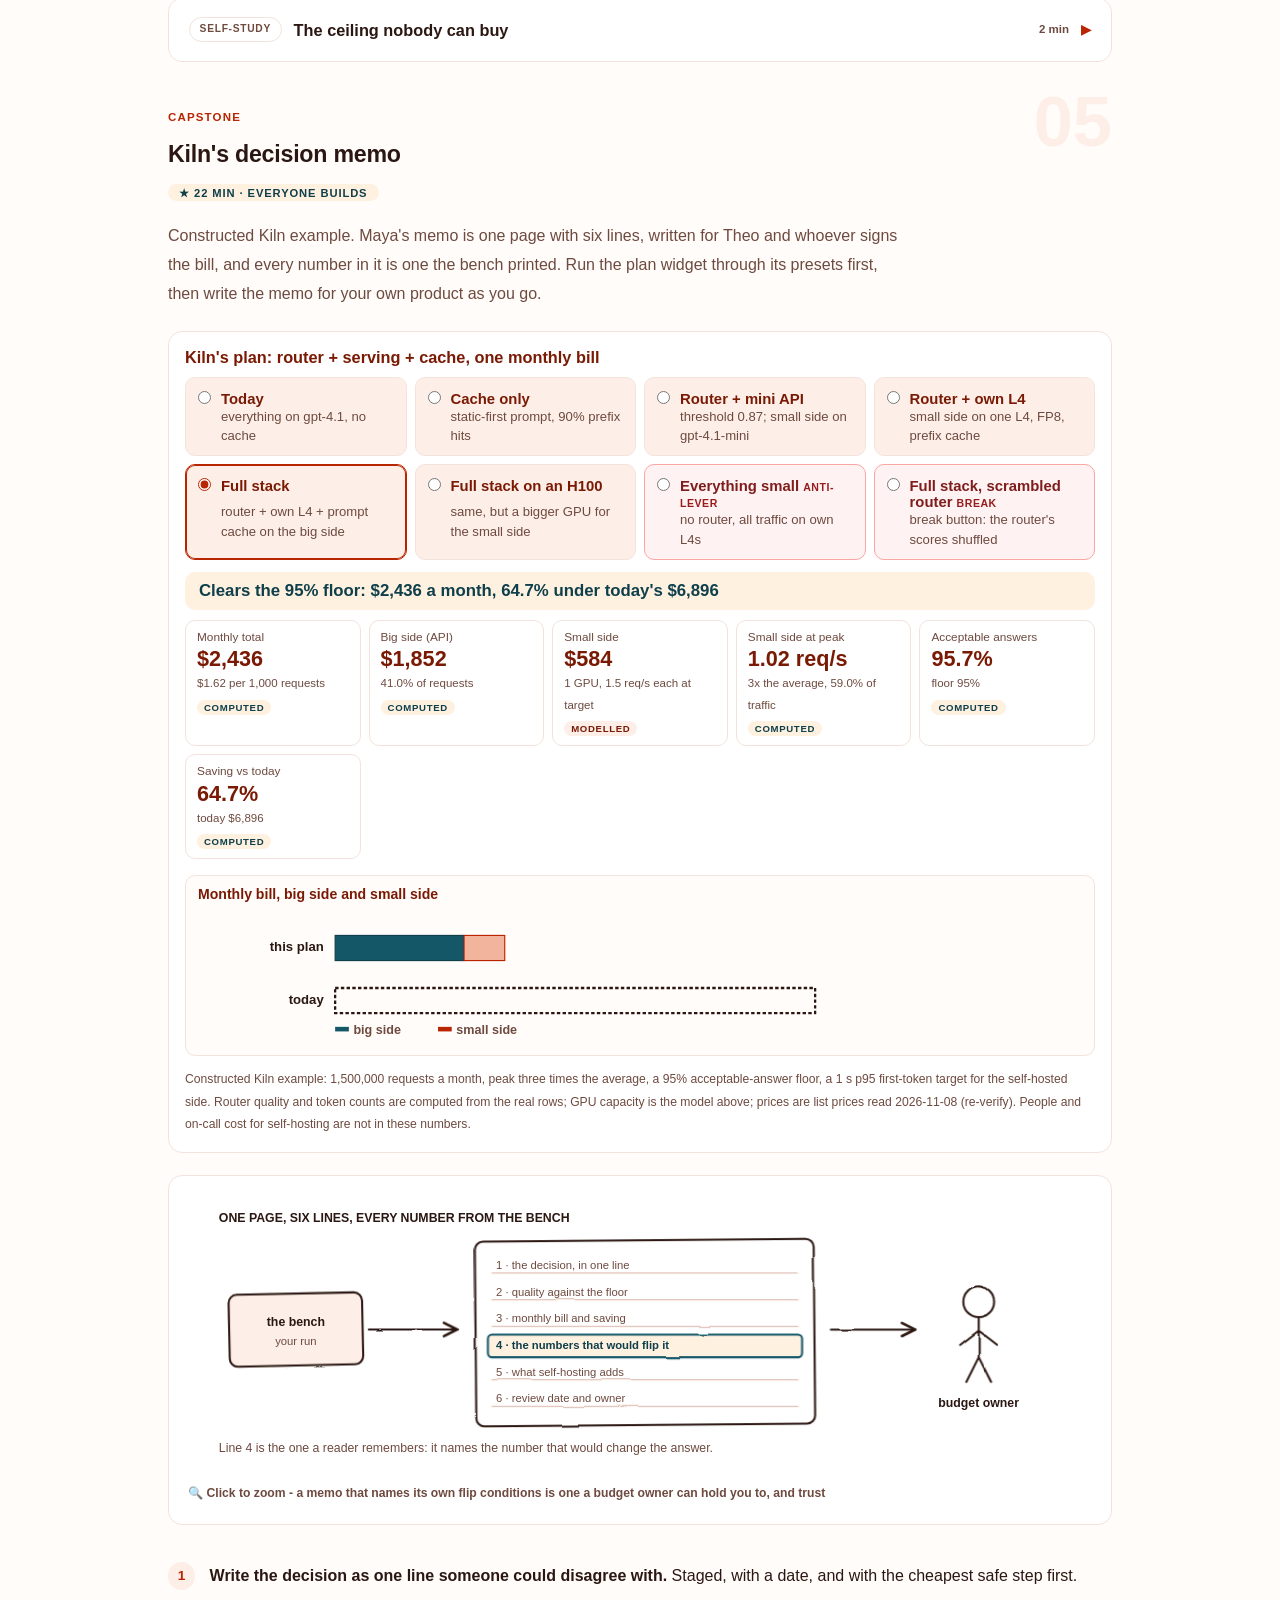
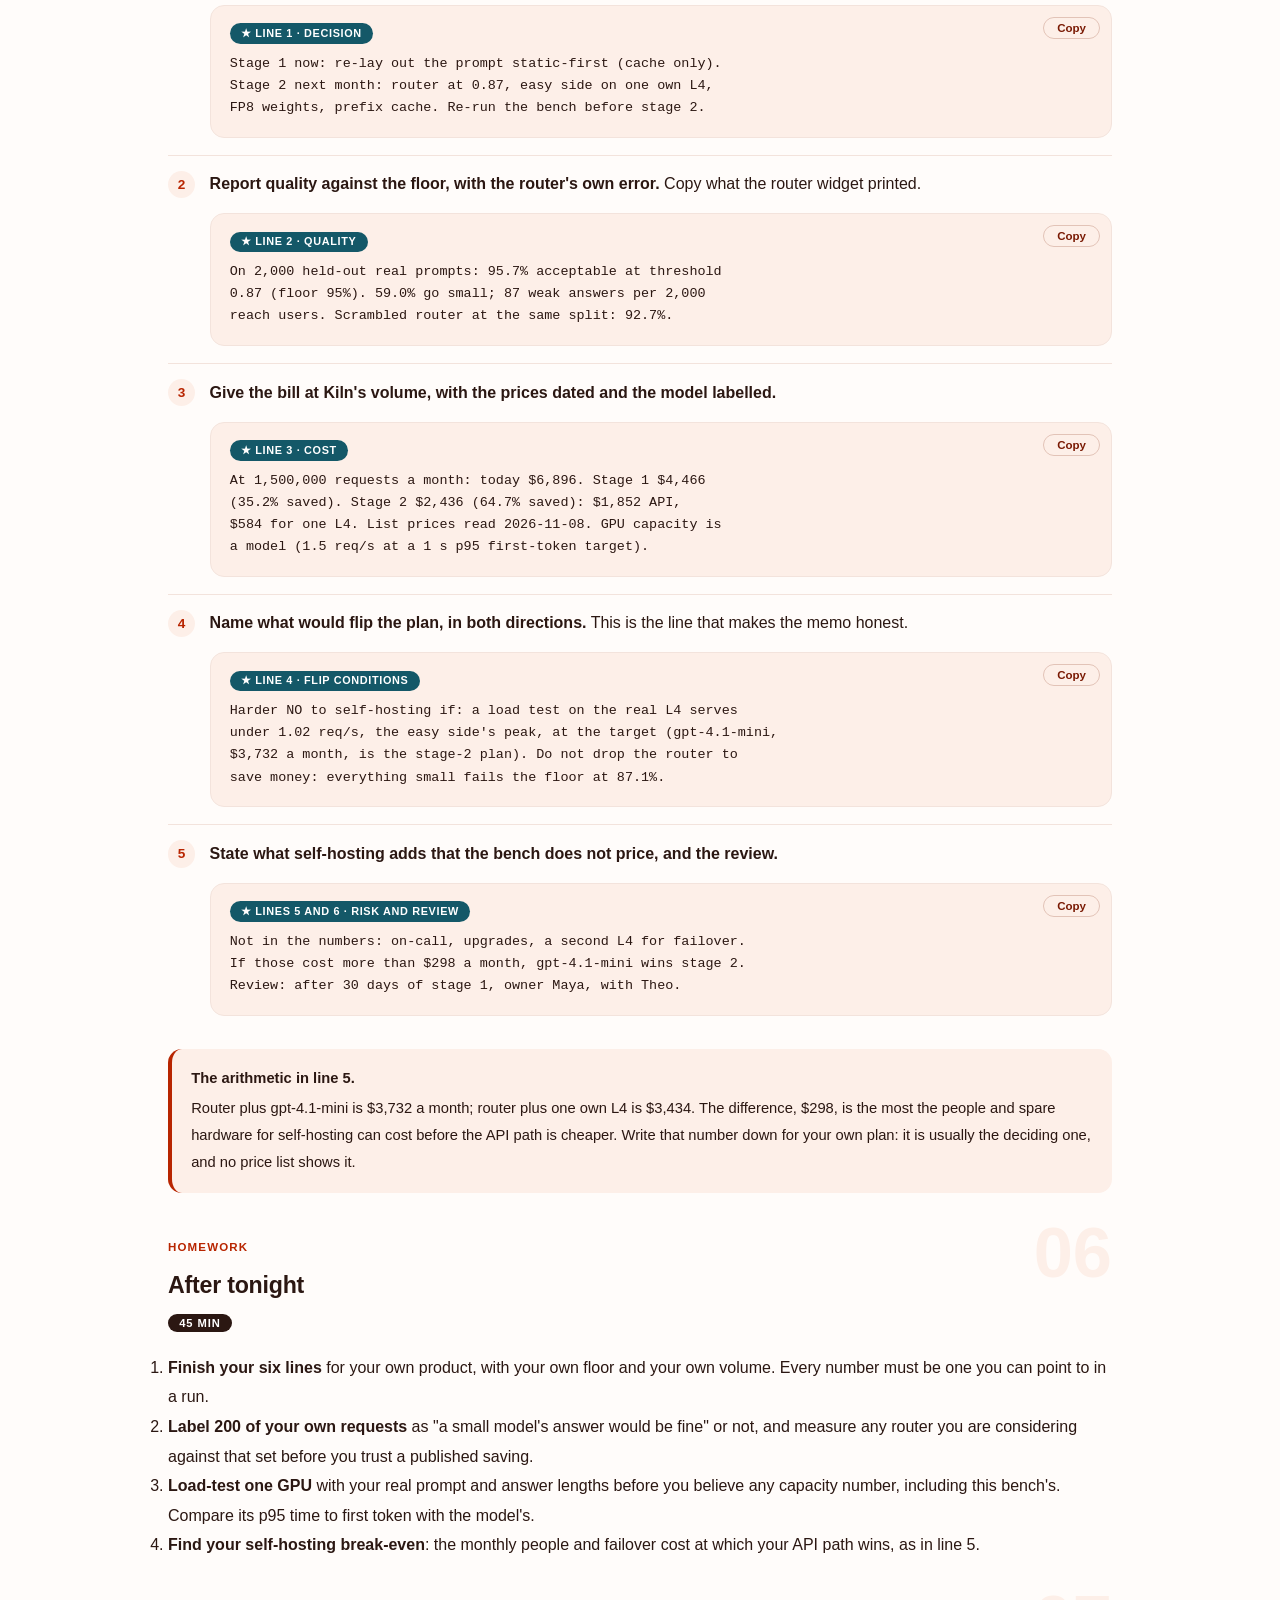
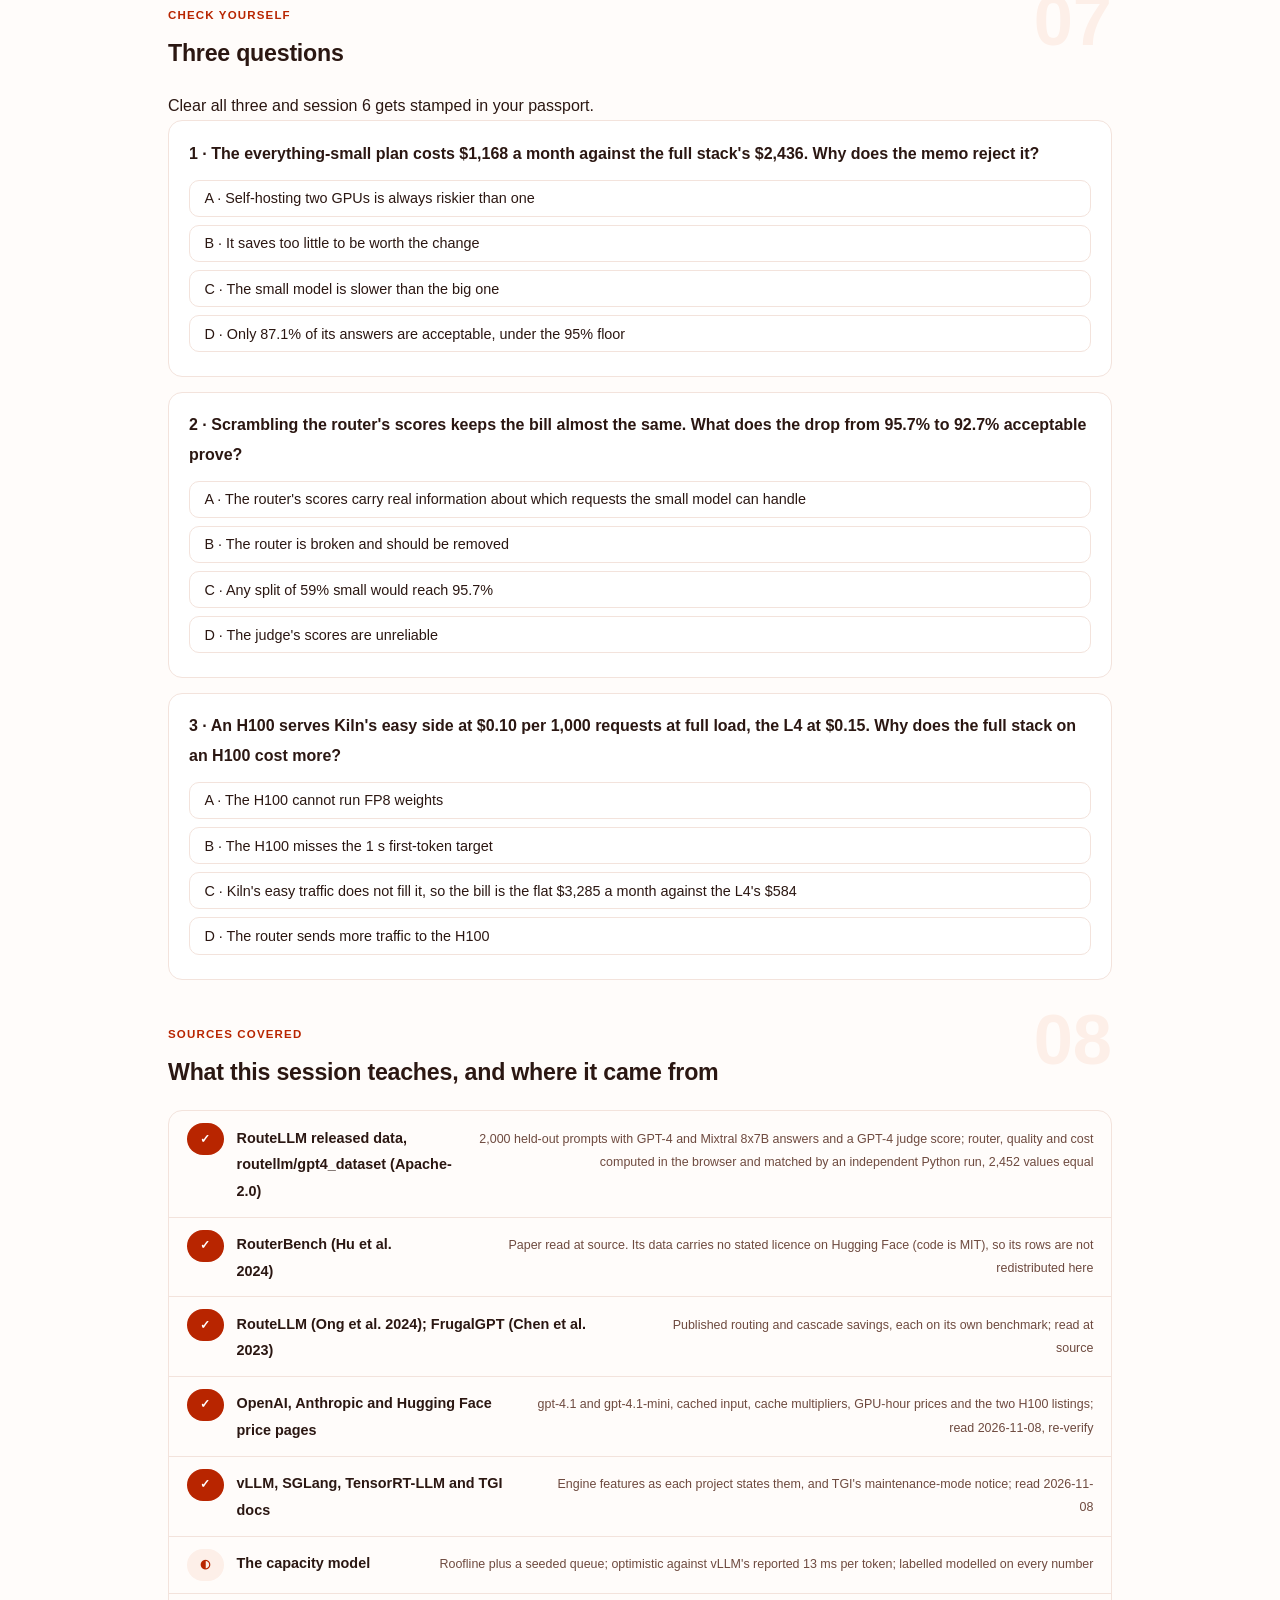
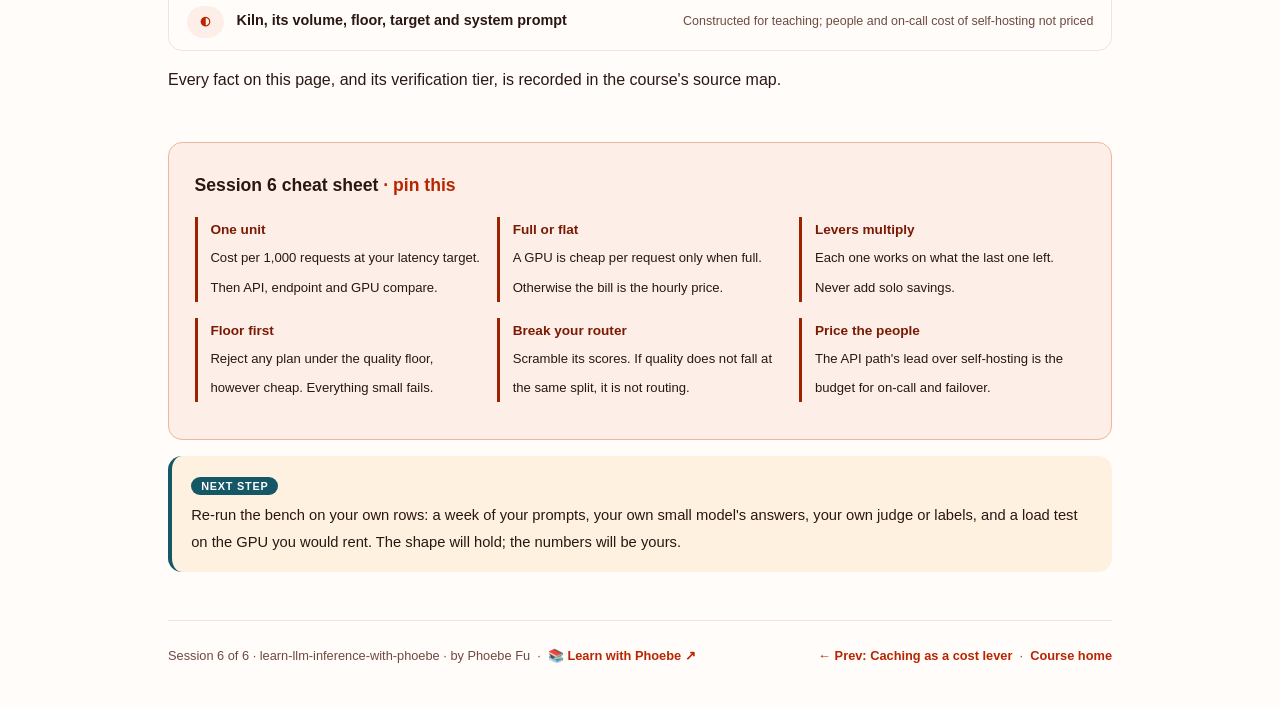
<file: courses/06-the-serving-bench.html>
<!DOCTYPE html>
<html lang="en">
<head>
<meta charset="UTF-8">
<meta name="viewport" content="width=device-width, initial-scale=1.0">
<!-- social:start -->
<meta name="description" content="Session 6 of 6. The serving bench: route 2,000 real prompts between a big and a small model, find what one GPU actually serves at a first-token target, price the prompt cache, then stack all three into Kiln's monthly bill against the all-big baseline. With the everything-small trap, the scrambled-router break button, API against managed endpoint against self-hosting, and Kiln's decision memo.">
<meta property="og:type" content="article">
<meta property="og:site_name" content="Learn with Phoebe">
<meta property="og:title" content="The serving bench: Kiln's serving plan - learn llm inference with phoebe">
<meta property="og:description" content="Session 6 of 6. Router, capacity and cache computed in your browser, stacked into one monthly bill and one memo.">
<meta property="og:url" content="https://phoebefu6.github.io/learn-llm-inference-with-phoebe/courses/06-the-serving-bench.html">
<meta property="og:image" content="https://phoebefu6.github.io/learn-llm-inference-with-phoebe/assets/og-cover.png">
<meta property="og:image:width" content="1200">
<meta property="og:image:height" content="630">
<meta name="twitter:card" content="summary_large_image">
<meta name="twitter:title" content="The serving bench: Kiln's serving plan - learn llm inference with phoebe">
<meta name="twitter:description" content="Session 6 of 6. Router, capacity and cache, stacked into one monthly bill, computed in your browser.">
<meta name="twitter:image" content="https://phoebefu6.github.io/learn-llm-inference-with-phoebe/assets/og-cover.png">
<!-- social:end -->
<title>Session 6 · The serving bench: Kiln's serving plan - learn llm inference with phoebe</title>
<link rel="stylesheet" href="../assets/style.css?v=1">
</head>
<body>

<div class="toolbar">
  <div class="wrap">
    <span class="crumb"><a href="../index.html">learn-llm-inference-with-phoebe</a> / Session 6 of 6</span>
    <button class="btn" id="toggle-all" type="button">Expand all</button>
    <button class="btn primary" id="zoom-toggle" type="button">Projector zoom: off</button>
  </div>
</div>

<header class="masthead">
  <div class="wrap">
    <div class="eyebrow">Learn LLM Inference and Model Serving with Phoebe · Session 6 of 6</div>
    <h1>The serving bench: Kiln's <span class="accent">serving plan</span></h1>
    <p class="sub">Five sessions each pulled one lever: routing, batching, smaller weights, the key-value cache, the prompt cache. Tonight the bench pulls them together on the same 2,000 real prompts and turns them into one monthly bill. Which path should Kiln's easy requests take: a cheaper API model, a managed endpoint, or a GPU it runs itself? How much does each lever add once the others are on? And which two shortcuts look like the best plan on the chart and fail the quality floor? The answer goes into a one-page memo.</p>
    <div class="chip-row">
      <span class="chip level">🔴 Bench night</span>
      <span class="chip audience">Builders and their budget owners</span>
      <span class="chip audience">Runs in the browser</span>
      <span class="chip time">45 min</span>
    </div>
    <div class="agenda">
      <span class="a1" style="flex:1">0-3 · Welcome</span>
      <span class="a2" style="flex:3">3-12 · Three ways to pay, the stack</span>
      <span class="a3" style="flex:6">12-40 · The bench, then the memo</span>
      <span class="a4" style="flex:1">40-45 · Q&amp;A</span>
    </div>
  </div>
</header>

<main class="wrap">

  <section class="section" id="intro">
    <div class="section-kicker">
      <span class="klabel">Part 0</span>
      <h2>Where we start</h2>
    </div>
    <p class="lede">Constructed Kiln example. Today every one of Kiln's 1,500,000 requests a month goes to one big API model, gpt-4.1 as the stand-in, and the bench prices that at $6,896 a month. Maya has three findings from the last five sessions and one evening to turn them into a plan Theo can sign. The rows are real: 2,000 held-out prompts from RouteLLM's released dataset (Apache-2.0), each with a big-model answer, a small-model answer and a judge's score of the small one. The GPU side is a labelled model. Kiln's volume, its 1,200-token system prompt, its 95 percent quality floor and its 1 second first-token target are constructed.</p>

    <div class="legend">
      <span class="pill">🎫 Clear all three quiz questions to stamp your passport</span>
      <span class="pill">computed = counted from real rows in your browser</span>
      <span class="pill">modelled = a stated rule, labelled on the widget</span>
      <span class="pill">list price = read 2026-11-08, re-verify</span>
    </div>

    <div class="callout win">
      <p><strong>★ What you walk out with tonight.</strong> A way to compare an API, a managed endpoint and your own GPU on the same unit (cost per 1,000 requests at a latency target), the order in which Kiln's levers pay, the two plans that look cheapest and fail, and a six-line decision memo whose every number came out of the bench.</p>
    </div>
  </section>

  <section class="section" id="part-1">
    <div class="section-kicker">
      <span class="klabel">Part 1 · covers API, managed endpoint and self-hosting</span>
      <h2>Three ways to pay for a token</h2>
      <span class="tag concept">4 min live</span>
    </div>
    <p class="lede">An API bills per token, so cost rises in a straight line with traffic and an idle hour costs nothing. A managed endpoint, such as Hugging Face Inference Endpoints, bills per GPU-hour whether the GPU is busy or not. Running the engine yourself on a rented GPU bills the same way, plus the people who keep it up. The fine-tuning course drew the sloped line against the flat one; this bench asks what the flat line actually serves.</p>

    <figure class="zoomable">
      <svg viewBox="0 0 880 330" xmlns="http://www.w3.org/2000/svg" role="img" aria-label="Cost per 1,000 Kiln requests on four paths. Everything on gpt-4.1: 4.60 dollars. Everything on gpt-4.1-mini: 0.98 dollars. Llama 3.1 8B on one L4 with FP8 weights and a prefix cache, running at its maximum load that meets the 1 second first-token target: 0.15 dollars. Llama 3.1 8B on one H100 at its maximum load: 0.10 dollars. The two GPU numbers only hold when the GPU is full.">
        <defs>
          <filter id="p6aSk" x="-3%" y="-3%" width="106%" height="106%"><feTurbulence type="fractalNoise" baseFrequency="0.02" numOctaves="2" seed="61" result="n"/><feDisplacementMap in="SourceGraphic" in2="n" scale="2.4" xChannelSelector="R" yChannelSelector="G"/></filter>
          <pattern id="p6aHc" patternUnits="userSpaceOnUse" width="7" height="7" patternTransform="rotate(-38)"><line x1="0" y1="0" x2="0" y2="7" stroke="#B82500" stroke-width="1" opacity=".5"/></pattern>
        </defs>
        <style>
          .p6aH { font: 800 12px Inter, sans-serif; fill: #2B1712; }
          .p6aL { font: 600 12px Inter, sans-serif; fill: #2B1712; }
          .p6aS { font: 400 11px Inter, sans-serif; fill: #6E4A3F; }
          .p6aV { font: 800 13px Inter, sans-serif; fill: #7A1A04; }
          .p6aN { font: 400 12px Inter, sans-serif; fill: #6E4A3F; }
        </style>

        <text class="p6aH" x="30" y="26">COST PER 1,000 KILN REQUESTS, FOUR PATHS</text>

        <g filter="url(#p6aSk)" fill="none" stroke="#2B1712" stroke-width="2" stroke-linecap="round" stroke-linejoin="round">
          <rect x="260" y="56" width="480" height="30" rx="5" fill="#B82500"/>
          <rect x="260" y="108" width="102" height="30" rx="5" fill="url(#p6aHc)"/>
          <rect x="260" y="160" width="16" height="30" rx="4" fill="#FFF1E0" stroke="#145868"/>
          <rect x="260" y="212" width="11" height="30" rx="4" fill="#FFF1E0" stroke="#145868"/>
        </g>

        <text class="p6aL" x="240" y="70" text-anchor="end">API: gpt-4.1, everything</text>
        <text class="p6aS" x="240" y="84" text-anchor="end">per token, $2.00 / $8.00</text>
        <text class="p6aV" x="752" y="76">$4.60</text>
        <text class="p6aL" x="240" y="122" text-anchor="end">API: gpt-4.1-mini</text>
        <text class="p6aS" x="240" y="136" text-anchor="end">per token, $0.40 / $1.60</text>
        <text class="p6aV" x="374" y="128">$0.98</text>
        <text class="p6aL" x="240" y="174" text-anchor="end">own L4, FP8, prefix cache</text>
        <text class="p6aS" x="240" y="188" text-anchor="end">$0.80/h, full at 1.5 req/s</text>
        <text class="p6aV" x="288" y="180">$0.15</text>
        <text class="p6aL" x="240" y="226" text-anchor="end">own H100, BF16</text>
        <text class="p6aS" x="240" y="240" text-anchor="end">$4.50/h, full at 12 req/s</text>
        <text class="p6aV" x="283" y="232">$0.10</text>

        <text class="p6aN" x="30" y="282">GPU rows: the capacity model at its highest load meeting a 1 s p95 first-token target. An idle GPU still costs</text>
        <text class="p6aN" x="30" y="300">its hourly price: an L4 is $584 a month, an H100 $3,285. Prices read 2026-11-08, re-verify.</text>
      </svg>
      <figcaption>🔍 Click to zoom - a GPU is the cheapest token only when it is full; the bill is the hourly price, busy or idle</figcaption>
    </figure>

    <details class="card" open>
      <summary><span class="mode live">Live</span>The unit that makes them comparable<span class="mini">2 min</span><span class="caret">▶</span></summary>
      <div class="body">
        <p>Price per million tokens and price per GPU-hour cannot be compared until you know how many requests the GPU serves per hour at the latency your users will accept. That is what sessions 3 and 4 built: the capacity widget finds the highest load at which the slowest five percent of first tokens still arrive within 1 second. Divide the hourly price by the requests served in that hour and you have cost per 1,000 requests, the same unit as the API rows.</p>
        <p>The catch is in the figure's last line. The GPU's $0.15 holds only when the GPU runs at 1.5 requests a second all month. Kiln's easy traffic peaks at 1.02 requests a second (the plan widget prints it), so most of the month the L4 is part-idle and its real cost is the flat $584. The plan widget below prices that honestly: it counts whole GPUs, sized for the peak.</p>
      </div>
    </details>

    <details class="card">
      <summary><span class="mode self">Self-study</span>Which engine, if you run it yourself<span class="mini">3 min</span><span class="caret">▶</span></summary>
      <div class="body">
        <p>Read on 2026-11-08: vLLM (Apache-2.0) describes itself as "a high-throughput and memory-efficient inference and serving engine for LLMs", with PagedAttention, automatic prefix caching and chunked prefill on by default in its V1 engine. SGLang lists "RadixAttention, prefix caching, and multi-GPU parallelism". NVIDIA's TensorRT-LLM lists in-flight batching and a "Paged KV cache with intelligent block reuse". Hugging Face's own docs now say "text-generation-inference is now in maintenance mode" and point to vLLM and SGLang. A managed endpoint runs one of these for you; self-hosting means you pick, upgrade and page someone at night. Re-verify every engine's changelog before you commit.</p>
      </div>
    </details>

    <div class="callout example">
      <span class="ex-pill">Real world</span>
      <p><strong>Two prices for the same GPU on one vendor's site.</strong> Hugging Face's pricing page, read on 2026-11-08, lists an H100 80GB endpoint on AWS at $4.50 an hour; its Inference Endpoints documentation lists H100 on GCP only, at $10 an hour. The bench uses $4.50 and says where it came from. A serving plan that hangs on one hourly price should quote the page, the date and the region, because the cheaper reading may not be the one you can buy.</p>
    </div>
  </section>

  <section class="section" id="bench">
    <div class="section-kicker">
      <span class="klabel">The bench</span>
      <h2>Three levers, each computed on its own</h2>
      <span class="tag concept">8 min live</span>
    </div>
    <p class="lede">Each widget is one part of the bench, with every number computed in your browser by the same engine an independent Python script reproduces: 2,452 values, all equal. Run each one at Kiln's settings before stacking them.</p>

    <figure class="zoomable">
      <svg viewBox="0 0 880 320" xmlns="http://www.w3.org/2000/svg" role="img" aria-label="Kiln's serving plan as a pipeline. Every request first meets the router. Requests the router scores as easy go to a small model, Llama 3.1 8B in FP8 on Kiln's own L4 with continuous batching and a prefix cache. The rest go to the big API model with a static-first prompt so the provider's prompt cache hits. Both paths return an answer. The router's threshold decides the share on each side and the quality.">
        <defs>
          <filter id="p6bSk" x="-3%" y="-3%" width="106%" height="106%"><feTurbulence type="fractalNoise" baseFrequency="0.02" numOctaves="2" seed="67" result="n"/><feDisplacementMap in="SourceGraphic" in2="n" scale="2.4" xChannelSelector="R" yChannelSelector="G"/></filter>
          <marker id="p6bAr" viewBox="0 0 10 10" refX="9" refY="5" markerWidth="8" markerHeight="8" orient="auto"><path d="M1 1 L9 5 L1 9" fill="none" stroke="#2B1712" stroke-width="1.6" stroke-linecap="round"/></marker>
        </defs>
        <style>
          .p6bH { font: 800 12px Inter, sans-serif; fill: #2B1712; }
          .p6bL { font: 600 12px Inter, sans-serif; fill: #2B1712; }
          .p6bS { font: 400 11px Inter, sans-serif; fill: #6E4A3F; }
          .p6bB { font: 800 11px Inter, sans-serif; fill: #0E3F4B; }
          .p6bN { font: 400 12px Inter, sans-serif; fill: #6E4A3F; }
        </style>

        <text class="p6bH" x="30" y="26">KILN'S PLAN: ONE ROUTER, TWO PATHS, A CACHE ON EACH</text>

        <g filter="url(#p6bSk)" fill="none" stroke="#2B1712" stroke-width="2" stroke-linecap="round" stroke-linejoin="round">
          <rect x="30" y="126" width="120" height="56" rx="10" transform="rotate(-1 90 154)" fill="#FFFFFF"/>
          <path d="M156 154 L206 154" marker-end="url(#p6bAr)"/>
          <path d="M216 154 L262 110 L308 154 L262 198 Z" fill="#FFB48C"/>
          <path d="M300 136 L384 92" marker-end="url(#p6bAr)"/>
          <path d="M300 172 L384 214" marker-end="url(#p6bAr)"/>
          <rect x="394" y="54" width="290" height="78" rx="10" transform="rotate(0.5 539 93)" fill="#FDEFE8"/>
          <rect x="394" y="178" width="290" height="78" rx="10" transform="rotate(-0.5 539 217)" fill="#FFF1E0" stroke="#145868"/>
          <path d="M690 93 L744 140" marker-end="url(#p6bAr)"/>
          <path d="M690 217 L744 170" marker-end="url(#p6bAr)"/>
          <rect x="752" y="128" width="100" height="52" rx="10" transform="rotate(1 802 154)" fill="#FFFFFF"/>
        </g>

        <text class="p6bL" x="90" y="152" text-anchor="middle">request</text>
        <text class="p6bS" x="90" y="168" text-anchor="middle">1,300 tokens in</text>
        <text class="p6bL" x="262" y="158" text-anchor="middle">router</text>
        <text class="p6bS" x="262" y="226" text-anchor="middle">threshold 0.87</text>
        <text class="p6bL" x="408" y="80">easy: own L4, Llama 3.1 8B FP8</text>
        <text class="p6bS" x="408" y="98">continuous batching, paged KV</text>
        <text class="p6bS" x="408" y="114">prefix cache on the system prompt</text>
        <text class="p6bB" x="408" y="204">hard: big API model, gpt-4.1</text>
        <text class="p6bS" x="408" y="222">static-first prompt layout</text>
        <text class="p6bS" x="408" y="238">provider prompt cache, 90% hits</text>
        <text class="p6bL" x="802" y="158" text-anchor="middle">answer</text>

        <text class="p6bN" x="30" y="290">Part A sets the split and the quality, Part B the small side's GPUs, Part C the big side's input price.</text>
      </svg>
      <figcaption>🔍 Click to zoom - three levers in one pipeline: the router decides who goes where, each path has its own cache</figcaption>
    </figure>

    <h3>Part A · the router</h3>
    <p>Learned router, threshold 0.87, gpt-4.1 prices: the widget should print 59.0% sent small, 95.7% acceptable, $2.49 per 1,000 requests and a 45.9% saving. Then tick the break button and watch the same threshold fall to 92.7% acceptable.</p>
    <div class="inf-widget" data-part="router" data-policy="learned" data-t="870"></div>

    <h3>Part B · capacity</h3>
    <p>L4, Llama 3.1 8B, FP8 weights, BF16 KV cache, continuous batching, paged KV, prefix cache on. Run the sweep: the highest load meeting the 1 s target is 1.5 requests a second, $0.15 per 1,000 requests at that load. Turn the prefix cache off and the same GPU manages 0.75.</p>
    <div class="inf-widget" data-part="capacity" data-w="fp8" data-lam="1.5" data-prefix="1"></div>

    <h3>Part C · the cache</h3>
    <p>Pick gpt-4.1, static first, 90% hits: $2.98 per 1,000 against $4.60 with no caching, 35.2% saved. Learn AI Observability does the accounting of cache tokens on an invoice (<a href="https://phoebefu6.github.io/learn-ai-observability-with-phoebe/courses/a4-what-ai-costs-you.html">what AI costs you ↗</a>); this part is the design decision behind it.</p>
    <div class="inf-widget" data-part="cache"></div>
  </section>

  <section class="section" id="part-2">
    <div class="section-kicker">
      <span class="klabel">Part 2 · covers stacking the levers</span>
      <h2>Levers do not add up, they multiply down</h2>
      <span class="tag concept">4 min live</span>
    </div>
    <p class="lede">Each lever works on what the previous one left. The cache only discounts the requests that still go to the big model; the router decides how many those are; the GPU only has to carry what the router sends it. So the order you add them changes how much each one appears to save, and the total is not the sum of their solo savings.</p>

    <figure class="zoomable">
      <svg viewBox="0 0 880 340" xmlns="http://www.w3.org/2000/svg" role="img" aria-label="Kiln's monthly bill under five plans, at 1,500,000 requests a month. Today, everything on gpt-4.1: 6,896 dollars. Cache only: 4,466 dollars. Router plus gpt-4.1-mini for the easy side: 3,732 dollars. Router plus one own L4: 3,434 dollars. Full stack, router plus L4 plus prompt cache: 2,436 dollars, 64.7 percent under today, at 95.7 percent acceptable answers.">
        <defs>
          <filter id="p6cSk" x="-3%" y="-3%" width="106%" height="106%"><feTurbulence type="fractalNoise" baseFrequency="0.02" numOctaves="2" seed="71" result="n"/><feDisplacementMap in="SourceGraphic" in2="n" scale="2.4" xChannelSelector="R" yChannelSelector="G"/></filter>
          <pattern id="p6cHc" patternUnits="userSpaceOnUse" width="7" height="7" patternTransform="rotate(-38)"><line x1="0" y1="0" x2="0" y2="7" stroke="#B82500" stroke-width="1" opacity=".5"/></pattern>
        </defs>
        <style>
          .p6cH { font: 800 12px Inter, sans-serif; fill: #2B1712; }
          .p6cL { font: 600 12px Inter, sans-serif; fill: #2B1712; }
          .p6cS { font: 400 11px Inter, sans-serif; fill: #6E4A3F; }
          .p6cV { font: 800 13px Inter, sans-serif; fill: #7A1A04; }
          .p6cN { font: 400 12px Inter, sans-serif; fill: #6E4A3F; }
        </style>

        <text class="p6cH" x="30" y="26">KILN'S MONTHLY BILL, 1,500,000 REQUESTS, ALL PLANS CLEAR THE 95% FLOOR</text>

        <g filter="url(#p6cSk)" fill="none" stroke="#2B1712" stroke-width="2" stroke-linecap="round" stroke-linejoin="round">
          <rect x="250" y="52" width="480" height="30" rx="5" fill="#B82500"/>
          <rect x="250" y="102" width="311" height="30" rx="5" fill="#B82500"/>
          <rect x="250" y="152" width="198" height="30" rx="5" fill="#B82500"/>
          <rect x="448" y="152" width="61" height="30" rx="5" fill="url(#p6cHc)"/>
          <rect x="250" y="202" width="198" height="30" rx="5" fill="#B82500"/>
          <rect x="448" y="202" width="41" height="30" rx="5" fill="#FFF1E0" stroke="#145868"/>
          <rect x="250" y="252" width="129" height="30" rx="5" fill="#B82500"/>
          <rect x="379" y="252" width="41" height="30" rx="5" fill="#FFF1E0" stroke="#145868"/>
        </g>

        <text class="p6cL" x="236" y="72" text-anchor="end">today: everything big</text>
        <text class="p6cV" x="742" y="72">$6,896</text>
        <text class="p6cL" x="236" y="122" text-anchor="end">cache only</text>
        <text class="p6cV" x="573" y="122">$4,466</text>
        <text class="p6cL" x="236" y="172" text-anchor="end">router + gpt-4.1-mini</text>
        <text class="p6cV" x="521" y="172">$3,732</text>
        <text class="p6cL" x="236" y="222" text-anchor="end">router + own L4</text>
        <text class="p6cV" x="501" y="222">$3,434</text>
        <text class="p6cL" x="236" y="272" text-anchor="end">full stack</text>
        <text class="p6cV" x="432" y="272">$2,436</text>
        <text class="p6cS" x="500" y="272">64.7% under today</text>

        <text class="p6cN" x="30" y="316">Solid: the big model's API bill. Hatched: gpt-4.1-mini. Outlined: one L4 ($584). Computed; GPU count modelled.</text>
      </svg>
      <figcaption>🔍 Click to zoom - the cache and the router each cut about a third to a half alone; together, with the GPU, they cut almost two thirds</figcaption>
    </figure>

    <details class="card">
      <summary><span class="mode live">Live</span>Read the plan widget's five presets in order<span class="mini">2 min</span><span class="caret">▶</span></summary>
      <div class="body">
        <p>Cache only saves 35.2 percent: every request stays on gpt-4.1 and its 1,200-token system prompt is billed at the cached price on 90 percent of requests. The router with gpt-4.1-mini on the easy side saves 45.9 percent. Moving the easy side from gpt-4.1-mini ($882 a month) to one L4 ($584) takes the saving to 50.2 percent, not because the GPU is cheaper per token at Kiln's volume but because one GPU covers the easy side's peak. Adding the cache to the big side gives the full stack: $2,436, 64.7 percent under today, at 95.7 percent acceptable answers.</p>
        <p>Note what the cache saves inside the full stack: $2,850 of big-side spend becomes $1,852, about $1,000 a month. Alone it saved $2,430. The router took most of the traffic it would have discounted.</p>
      </div>
    </details>

    <details class="card">
      <summary><span class="mode self">Self-study</span>Where the bigger GPU loses<span class="mini">2 min</span><span class="caret">▶</span></summary>
      <div class="body">
        <p>Choose "Full stack on an H100" in the plan widget. The H100 serves 12 requests a second at the target, eight times the L4, and at full load its $0.10 per 1,000 beats the L4's $0.15. Kiln's easy side does not fill it, so the bill is the flat $3,285 a month and the plan lands at $5,137, only 25.5 percent under today. Capacity you cannot fill is the most expensive capacity there is. The L4's limit is the right one to hit first; the H100 is the plan for when the easy side outgrows several L4s.</p>
      </div>
    </details>

    <div class="callout example">
      <span class="ex-pill">Real world</span>
      <p><strong>Published routing savings are each their own bench.</strong> RouteLLM (Ong et al. 2024) reports routers that "reduce costs by over 2 times without sacrificing response quality", with a cost-saving ratio of 3.66x on MT Bench at half the quality gap recovered but 1.41x on MMLU. FrugalGPT (Chen et al. 2023) reports matching GPT-4 "with up to 98% cost reduction" on its tasks. Kiln's cheap router saves 45.9 percent at a 95 percent floor on 2,000 RouteLLM rows. None of these is wrong; each is a different task mix, quality bar and pair of models. Your own floor on your own rows is the only number that belongs in your memo.</p>
    </div>
  </section>

  <section class="section" id="part-3">
    <div class="section-kicker">
      <span class="klabel">Part 3 · covers the anti-lever and the break button</span>
      <h2>Two plans that look cheapest and fail</h2>
      <span class="tag concept">3 min live</span>
    </div>
    <p class="lede">A cost chart rewards whatever spends least, so the two traps sit at the bottom of it. One sends everything to the small model. The other keeps the router but with its scores scrambled, which still splits the traffic in the same proportion and so still looks like routing. Both are cheaper than the full stack. Both fail the floor.</p>

    <figure class="zoomable">
      <svg viewBox="0 0 880 300" xmlns="http://www.w3.org/2000/svg" role="img" aria-label="Two panels. Left, the traps: everything small on two own L4s costs 1,168 dollars a month but only 87.1 percent of answers are acceptable; the full stack with a scrambled router costs 2,391 dollars at 92.7 percent. Both fail the 95 percent floor. Right, the plan that holds: the full stack with the real router costs 2,436 dollars at 95.7 percent and clears the floor.">
        <defs>
          <filter id="p6dSk" x="-3%" y="-3%" width="106%" height="106%"><feTurbulence type="fractalNoise" baseFrequency="0.02" numOctaves="2" seed="73" result="n"/><feDisplacementMap in="SourceGraphic" in2="n" scale="2.4" xChannelSelector="R" yChannelSelector="G"/></filter>
        </defs>
        <style>
          .p6dH { font: 800 12px Inter, sans-serif; fill: #2B1712; }
          .p6dL { font: 600 12px Inter, sans-serif; fill: #2B1712; }
          .p6dS { font: 400 11px Inter, sans-serif; fill: #6E4A3F; }
          .p6dR { font: 800 12px Inter, sans-serif; fill: #991B1B; }
          .p6dG { font: 800 12px Inter, sans-serif; fill: #7A1A04; }
          .p6dN { font: 400 12px Inter, sans-serif; fill: #6E4A3F; }
        </style>

        <text class="p6dH" x="30" y="26">CHEAPER ON THE CHART, UNDER THE FLOOR IN THE PRODUCT</text>

        <g filter="url(#p6dSk)" fill="none" stroke="#2B1712" stroke-width="2" stroke-linecap="round" stroke-linejoin="round">
          <rect x="40" y="50" width="390" height="190" rx="12" transform="rotate(-0.4 235 145)" fill="#FEF2F2" stroke="#FCA5A5"/>
          <rect x="450" y="50" width="390" height="190" rx="12" transform="rotate(0.4 645 145)" fill="#FDEFE8" stroke="#B82500"/>
        </g>

        <text class="p6dR" x="58" y="82">✗ The traps</text>
        <text class="p6dL" x="58" y="112">Everything small, two own L4s</text>
        <text class="p6dS" x="58" y="130">$1,168 a month, 87.1% acceptable</text>
        <text class="p6dS" x="58" y="146">259 weak answers per 2,000 shipped</text>
        <text class="p6dL" x="58" y="180">Full stack, scrambled router</text>
        <text class="p6dS" x="58" y="198">$2,391 a month, 92.7% acceptable</text>
        <text class="p6dS" x="58" y="214">same split, the wrong requests</text>

        <text class="p6dG" x="468" y="82">✓ The plan that holds</text>
        <text class="p6dL" x="468" y="112">Full stack, real router at 0.87</text>
        <text class="p6dS" x="468" y="130">$2,436 a month, 95.7% acceptable</text>
        <text class="p6dS" x="468" y="146">87 weak answers per 2,000 shipped</text>
        <text class="p6dS" x="468" y="180">$45 a month more than the scrambled</text>
        <text class="p6dS" x="468" y="196">router buys 3 points of quality</text>

        <text class="p6dN" x="30" y="272">Floor: 95% acceptable, judged on the same 2,000 real rows. Computed in the plan widget; GPU count modelled.</text>
      </svg>
      <figcaption>🔍 Click to zoom - the router's value is not the split, it is which requests it splits</figcaption>
    </figure>

    <details class="card">
      <summary><span class="mode live">Live</span>Why the break button matters<span class="mini">2 min</span><span class="caret">▶</span></summary>
      <div class="body">
        <p>The scrambled router sends exactly the same share of traffic to the small model as the real one, 59.0 percent at threshold 0.87, because it uses the same scores, just attached to the wrong rows. So the bill barely moves and the quality falls from 95.7 to 92.7 percent. That proves the router carries a real signal: without it, the same split costs quality. A bench that cannot show this cannot tell a working router from a coin. It also says how weak the cheap router is: its area under the curve on the 2,000 rows is 0.662, where 0.5 is a coin. The cheapest threshold that clears the floor with a scrambled router is 0.91, saving only 26.7 percent.</p>
      </div>
    </details>

    <details class="card">
      <summary><span class="mode self">Self-study</span>The ceiling nobody can buy<span class="mini">2 min</span><span class="caret">▶</span></summary>
      <div class="body">
        <p>In the router widget, "Hindsight" routes on the judge's score itself: small exactly when the small model's answer scored 4 or 5. It sends 87.1 percent small, ships no weak answers and costs $1.44 per 1,000, a 68.7 percent saving. No router sees the judge's score before answering, so this is the ceiling, not a plan. The gap between the cheap router's 45.9 percent and the ceiling's 68.7 percent is what a better router could earn, and it is the honest budget for building one.</p>
      </div>
    </details>
  </section>

  <section class="section" id="demo-1">
    <div class="section-kicker">
      <span class="klabel">Capstone</span>
      <h2>Kiln's decision memo</h2>
      <span class="tag demo">★ 22 min · everyone builds</span>
    </div>
    <p class="lede">Constructed Kiln example. Maya's memo is one page with six lines, written for Theo and whoever signs the bill, and every number in it is one the bench printed. Run the plan widget through its presets first, then write the memo for your own product as you go.</p>

    <div class="inf-widget" data-part="plan" data-plan="full"></div>

    <figure class="zoomable">
      <svg viewBox="0 0 880 270" xmlns="http://www.w3.org/2000/svg" role="img" aria-label="The memo drawn as a page with six lines: the decision, the quality result against the floor, the monthly bill and saving, the conditions that would flip the plan, the self-hosting risk, and the review date. The flip-conditions line is highlighted. An arrow leads from the bench into the memo, and from the memo to the budget owner.">
        <defs>
          <filter id="p6eSk" x="-3%" y="-3%" width="106%" height="106%"><feTurbulence type="fractalNoise" baseFrequency="0.02" numOctaves="2" seed="79" result="n"/><feDisplacementMap in="SourceGraphic" in2="n" scale="2.4" xChannelSelector="R" yChannelSelector="G"/></filter>
          <marker id="p6eAr" viewBox="0 0 10 10" refX="9" refY="5" markerWidth="8" markerHeight="8" orient="auto"><path d="M1 1 L9 5 L1 9" fill="none" stroke="#2B1712" stroke-width="1.6" stroke-linecap="round"/></marker>
        </defs>
        <style>
          .p6eH { font: 800 12px Inter, sans-serif; fill: #2B1712; }
          .p6eL { font: 600 12px Inter, sans-serif; fill: #2B1712; }
          .p6eS { font: 400 11px Inter, sans-serif; fill: #6E4A3F; }
          .p6eB { font: 800 11px Inter, sans-serif; fill: #0E3F4B; }
          .p6eN { font: 400 12px Inter, sans-serif; fill: #6E4A3F; }
        </style>

        <text class="p6eH" x="30" y="26">ONE PAGE, SIX LINES, EVERY NUMBER FROM THE BENCH</text>

        <g filter="url(#p6eSk)" fill="none" stroke="#2B1712" stroke-width="2" stroke-linecap="round" stroke-linejoin="round">
          <rect x="40" y="96" width="130" height="70" rx="8" transform="rotate(-1.2 105 131)" fill="#FDEFE8"/>
          <path d="M176 131 L262 131" marker-end="url(#p6eAr)"/>
          <rect x="280" y="44" width="330" height="180" rx="8" transform="rotate(-0.5 445 134)" fill="#FFFFFF"/>
          <path d="M296 76 L594 76 M296 102 L594 102 M296 128 L594 128 M296 154 L594 154 M296 180 L594 180 M296 206 L594 206" stroke="#E2C3B7" stroke-width="1.2"/>
          <rect x="292" y="136" width="306" height="22" rx="4" fill="#FFF1E0" stroke="#145868"/>
          <path d="M626 131 L708 131" marker-end="url(#p6eAr)"/>
          <circle cx="770" cy="104" r="15" fill="#FFFFFF"/>
          <path d="M770 119 L770 158 M770 132 L752 146 M770 132 L788 146 M770 158 L758 182 M770 158 L782 182"/>
        </g>

        <text class="p6eL" x="105" y="128" text-anchor="middle">the bench</text>
        <text class="p6eS" x="105" y="146" text-anchor="middle">your run</text>
        <text class="p6eS" x="300" y="72">1 · the decision, in one line</text>
        <text class="p6eS" x="300" y="98">2 · quality against the floor</text>
        <text class="p6eS" x="300" y="124">3 · monthly bill and saving</text>
        <text class="p6eB" x="300" y="150">4 · the numbers that would flip it</text>
        <text class="p6eS" x="300" y="176">5 · what self-hosting adds</text>
        <text class="p6eS" x="300" y="202">6 · review date and owner</text>
        <text class="p6eL" x="770" y="206" text-anchor="middle">budget owner</text>

        <text class="p6eN" x="30" y="250">Line 4 is the one a reader remembers: it names the number that would change the answer.</text>
      </svg>
      <figcaption>🔍 Click to zoom - a memo that names its own flip conditions is one a budget owner can hold you to, and trust</figcaption>
    </figure>

    <div class="steps">
      <div class="step">
        <p><strong>Write the decision as one line someone could disagree with.</strong> Staged, with a date, and with the cheapest safe step first.</p>
        <div class="prompt-box good"><span class="label">★ Line 1 · decision</span>Stage 1 now: re-lay out the prompt static-first (cache only).
Stage 2 next month: router at 0.87, easy side on one own L4,
FP8 weights, prefix cache. Re-run the bench before stage 2.</div>
      </div>
      <div class="step">
        <p><strong>Report quality against the floor, with the router's own error.</strong> Copy what the router widget printed.</p>
        <div class="prompt-box good"><span class="label">★ Line 2 · quality</span>On 2,000 held-out real prompts: 95.7% acceptable at threshold
0.87 (floor 95%). 59.0% go small; 87 weak answers per 2,000
reach users. Scrambled router at the same split: 92.7%.</div>
      </div>
      <div class="step">
        <p><strong>Give the bill at Kiln's volume, with the prices dated and the model labelled.</strong></p>
        <div class="prompt-box good"><span class="label">★ Line 3 · cost</span>At 1,500,000 requests a month: today $6,896. Stage 1 $4,466
(35.2% saved). Stage 2 $2,436 (64.7% saved): $1,852 API,
$584 for one L4. List prices read 2026-11-08. GPU capacity is
a model (1.5 req/s at a 1 s p95 first-token target).</div>
      </div>
      <div class="step">
        <p><strong>Name what would flip the plan, in both directions.</strong> This is the line that makes the memo honest.</p>
        <div class="prompt-box good"><span class="label">★ Line 4 · flip conditions</span>Harder NO to self-hosting if: a load test on the real L4 serves
under 1.02 req/s, the easy side's peak, at the target (gpt-4.1-mini,
$3,732 a month, is the stage-2 plan). Do not drop the router to
save money: everything small fails the floor at 87.1%.</div>
      </div>
      <div class="step">
        <p><strong>State what self-hosting adds that the bench does not price, and the review.</strong></p>
        <div class="prompt-box good"><span class="label">★ Lines 5 and 6 · risk and review</span>Not in the numbers: on-call, upgrades, a second L4 for failover.
If those cost more than $298 a month, gpt-4.1-mini wins stage 2.
Review: after 30 days of stage 1, owner Maya, with Theo.</div>
      </div>
    </div>

    <div class="callout tip">
      <p><strong>The arithmetic in line 5.</strong> Router plus gpt-4.1-mini is $3,732 a month; router plus one own L4 is $3,434. The difference, $298, is the most the people and spare hardware for self-hosting can cost before the API path is cheaper. Write that number down for your own plan: it is usually the deciding one, and no price list shows it.</p>
    </div>
  </section>

  <section class="section" id="exercise">
    <div class="section-kicker">
      <span class="klabel">Homework</span>
      <h2>After tonight</h2>
      <span class="tag exercise">45 min</span>
    </div>
    <ol>
      <li><strong>Finish your six lines</strong> for your own product, with your own floor and your own volume. Every number must be one you can point to in a run.</li>
      <li><strong>Label 200 of your own requests</strong> as "a small model's answer would be fine" or not, and measure any router you are considering against that set before you trust a published saving.</li>
      <li><strong>Load-test one GPU</strong> with your real prompt and answer lengths before you believe any capacity number, including this bench's. Compare its p95 time to first token with the model's.</li>
      <li><strong>Find your self-hosting break-even</strong>: the monthly people and failover cost at which your API path wins, as in line 5.</li>
    </ol>
  </section>

  <section class="section" id="quiz">
    <div class="section-kicker">
      <span class="klabel">Check yourself</span>
      <h2>Three questions</h2>
    </div>
    <p>Clear all three and session 6 gets stamped in your passport.</p>

    <div class="quiz-q" data-answer="3">
      <p class="qtext">1 · The everything-small plan costs $1,168 a month against the full stack's $2,436. Why does the memo reject it?</p>
      <button class="qopt" type="button">A · Self-hosting two GPUs is always riskier than one</button>
      <button class="qopt" type="button">B · It saves too little to be worth the change</button>
      <button class="qopt" type="button">C · The small model is slower than the big one</button>
      <button class="qopt" type="button">D · Only 87.1% of its answers are acceptable, under the 95% floor</button>
      <p class="qwhy">The floor comes before the price. On the same 2,000 real rows, the small model's answer scored 4 or 5 for 87.1% of prompts, so sending everything small ships 259 weak answers per 2,000.</p>
    </div>

    <div class="quiz-q" data-answer="0">
      <p class="qtext">2 · Scrambling the router's scores keeps the bill almost the same. What does the drop from 95.7% to 92.7% acceptable prove?</p>
      <button class="qopt" type="button">A · The router's scores carry real information about which requests the small model can handle</button>
      <button class="qopt" type="button">B · The router is broken and should be removed</button>
      <button class="qopt" type="button">C · Any split of 59% small would reach 95.7%</button>
      <button class="qopt" type="button">D · The judge's scores are unreliable</button>
      <p class="qwhy">The scrambled router sends the same 59.0% small, just the wrong 59.0%. The quality gap at the same split is the router's signal; a bench that could not show it could not tell a router from a coin.</p>
    </div>

    <div class="quiz-q" data-answer="2">
      <p class="qtext">3 · An H100 serves Kiln's easy side at $0.10 per 1,000 requests at full load, the L4 at $0.15. Why does the full stack on an H100 cost more?</p>
      <button class="qopt" type="button">A · The H100 cannot run FP8 weights</button>
      <button class="qopt" type="button">B · The H100 misses the 1 s first-token target</button>
      <button class="qopt" type="button">C · Kiln's easy traffic does not fill it, so the bill is the flat $3,285 a month against the L4's $584</button>
      <button class="qopt" type="button">D · The router sends more traffic to the H100</button>
      <p class="qwhy">Per-request cost at full load only matters if you can fill the GPU. At Kiln's volume one L4 carries the easy side's peak, so the full stack costs $2,436 on the L4 and $5,137 on the H100.</p>
    </div>

    <p class="quiz-score"></p>
  </section>

  <section class="section" id="official">
    <div class="section-kicker">
      <span class="klabel">Sources covered</span>
      <h2>What this session teaches, and where it came from</h2>
    </div>
    <div class="covered">
      <div class="covered-row"><span class="status pill solid">✓</span><span class="name">RouteLLM released data, routellm/gpt4_dataset (Apache-2.0)</span><span class="note">2,000 held-out prompts with GPT-4 and Mixtral 8x7B answers and a GPT-4 judge score; router, quality and cost computed in the browser and matched by an independent Python run, 2,452 values equal</span></div>
      <div class="covered-row"><span class="status pill solid">✓</span><span class="name">RouterBench (Hu et al. 2024)</span><span class="note">Paper read at source. Its data carries no stated licence on Hugging Face (code is MIT), so its rows are not redistributed here</span></div>
      <div class="covered-row"><span class="status pill solid">✓</span><span class="name">RouteLLM (Ong et al. 2024); FrugalGPT (Chen et al. 2023)</span><span class="note">Published routing and cascade savings, each on its own benchmark; read at source</span></div>
      <div class="covered-row"><span class="status pill solid">✓</span><span class="name">OpenAI, Anthropic and Hugging Face price pages</span><span class="note">gpt-4.1 and gpt-4.1-mini, cached input, cache multipliers, GPU-hour prices and the two H100 listings; read 2026-11-08, re-verify</span></div>
      <div class="covered-row"><span class="status pill solid">✓</span><span class="name">vLLM, SGLang, TensorRT-LLM and TGI docs</span><span class="note">Engine features as each project states them, and TGI's maintenance-mode notice; read 2026-11-08</span></div>
      <div class="covered-row"><span class="status pill light">◐</span><span class="name">The capacity model</span><span class="note">Roofline plus a seeded queue; optimistic against vLLM's reported 13 ms per token; labelled modelled on every number</span></div>
      <div class="covered-row"><span class="status pill light">◐</span><span class="name">Kiln, its volume, floor, target and system prompt</span><span class="note">Constructed for teaching; people and on-call cost of self-hosting not priced</span></div>
    </div>
    <p class="mono" style="margin-top:14px">Every fact on this page, and its verification tier, is recorded in the course's source map.</p>
  </section>

  <section class="cheat" id="cheatsheet">
    <h3>Session 6 cheat sheet <span>· pin this</span></h3>
    <div class="grid-2">
      <div class="cheat-item"><b>One unit</b><span>Cost per 1,000 requests at your latency target. Then API, endpoint and GPU compare.</span></div>
      <div class="cheat-item"><b>Full or flat</b><span>A GPU is cheap per request only when full. Otherwise the bill is the hourly price.</span></div>
      <div class="cheat-item"><b>Levers multiply</b><span>Each one works on what the last one left. Never add solo savings.</span></div>
      <div class="cheat-item"><b>Floor first</b><span>Reject any plan under the quality floor, however cheap. Everything small fails.</span></div>
      <div class="cheat-item"><b>Break your router</b><span>Scramble its scores. If quality does not fall at the same split, it is not routing.</span></div>
      <div class="cheat-item"><b>Price the people</b><span>The API path's lead over self-hosting is the budget for on-call and failover.</span></div>
    </div>
  </section>

  <div class="callout next">
    <span class="nx-pill">Next step</span>
    <p>Re-run the bench on your own rows: a week of your prompts, your own small model's answers, your own judge or labels, and a load test on the GPU you would rent. The shape will hold; the numbers will be yours.</p>
  </div>

  <footer class="pagefoot">
    <span>Session 6 of 6 · learn-llm-inference-with-phoebe · by Phoebe Fu &nbsp;·&nbsp; 📚 <a href="https://phoebefu6.github.io/learn-with-phoebe/">Learn with Phoebe ↗</a></span>
    <span><a href="05-caching-as-a-cost-lever.html">← Prev: Caching as a cost lever</a> &nbsp;·&nbsp; <a href="../index.html">Course home</a></span>
  </footer>

</main>

<script src="../assets/inf-sample.js?v=1"></script>
<script src="../assets/inf-live.js?v=1"></script>
<script src="../assets/inf-ui.js?v=3"></script>
<script src="../assets/app.js?v=1"></script>
</body>
</html>
</file>
<file: assets/style.css>
/* learn-llm-inference-with-phoebe - editorial bold design system
   Accent: ember #B82500 · Deep #7A1A04 · Mid #9C2301 · Soft ember #F2B49C · Glow #FFB48C
   Contrast: slate teal #145868 (white text 8.0:1). Glow carries ink text only, never white.
   (CSS var names still read --indigo/--amber; they hold ember and slate teal.)
   Light surfaces only: the code box and the lightbox scrim are light tints. */

:root {
  --indigo: #B82500;
  --indigo-deep: #7A1A04;
  --indigo-mid: #9C2301;
  --indigo-soft: #F2B49C;
  --indigo-50: #FDEFE8;
  --ink: #2B1712;
  --muted: #6E4A3F;
  --faint: #E2C3B7;
  --hairline: #F3E3DC;
  --clay: #145868;
  --clay-ink: #0E3F4B;
  --amber: #145868;
  --amber-ink: #0E3F4B;
  --amber-50: #FFF1E0;
  --lab: #FFB48C;
  --paper: #FFFCFA;
  --code-bg: #FDEFE8;
  --code-ink: #2B1712;
  --scrim-rgb: 255,252,250;
  --shadow-rgb: 184,37,0;
  --radius: 14px;
}

* { margin: 0; padding: 0; box-sizing: border-box; }

html { font-size: 16px; scroll-behavior: smooth; }
html.zoom-125 { font-size: 20px; }
html.zoom-150 { font-size: 24px; }

body {
  font-family: "Inter", -apple-system, BlinkMacSystemFont, "Segoe UI", Roboto, sans-serif;
  background: var(--paper);
  color: var(--ink);
  line-height: 1.85;
  font-feature-settings: "tnum";
}

.wrap { max-width: 62rem; margin: 0 auto; padding: 0 1.5rem; }

/* ---------- header band ---------- */
.masthead {
  background: var(--indigo);
  color: #fff;
  padding: 2.5rem 0 2.25rem;
}
.masthead .eyebrow {
  font-size: .75rem;
  letter-spacing: .18em;
  text-transform: uppercase;
  opacity: 1;
  font-weight: 600;
}
.masthead h1 {
  font-size: 2.1rem;
  line-height: 1.15;
  font-weight: 800;
  margin: .5rem 0 .75rem;
  letter-spacing: -.02em;
}
.masthead h1 .accent { color: inherit; }
.masthead .sub { font-size: 1.05rem; opacity: 1; max-width: 44rem; }

.chip-row { display: flex; flex-wrap: wrap; gap: .5rem; margin-top: 1.1rem; }
.chip {
  display: inline-flex;
  align-items: center;
  gap: .35rem;
  border-radius: 999px;
  padding: .25rem .8rem;
  font-size: .78rem;
  font-weight: 600;
  white-space: nowrap;
}
.chip.level { background: #fff; color: var(--indigo); }
.chip.audience { background: rgba(255,255,255,.08); color: #fff; border: 1px solid rgba(255,255,255,.35); }
.chip.time { background: var(--ink); color: #fff; font-variant-numeric: tabular-nums; }


/* ---------- agenda band ----------
   Recovered 2026-09-02. These six repos were scaffolded from a stylesheet that had
   lost this block, so .agenda rendered as run-on inline text ~700px tall inside the
   masthead. 87 of 93 repos carry it; these were the exception, and they were also the
   six the estate sweep could not see. See course-builder/references/field-notes.md.

   .a3 does NOT reuse the donor's `color: var(--amber-ink)`: that pair falls below
   4.5:1 against --amber in all six palettes, which is the same failure the sweep
   flags on the wellbeing courses. The literal below is the darkest tone of this
   repo's own amber-ink that clears 4.5:1, so the band stays bright. Recompute it if
   --amber changes. */
.agenda {
  display: flex;
  border-radius: 999px;
  overflow: hidden;
  margin: 1.4rem 0 0;
  font-size: .72rem;
  font-weight: 600;
  text-align: center;
  color: #fff;
}
.agenda span { padding: .45rem .3rem; white-space: nowrap; overflow: hidden; text-overflow: ellipsis; }
.agenda .a1 { background: var(--indigo-deep); }
.agenda .a2 { background: var(--indigo-mid); }
.agenda .a3 { background: var(--amber); color: #FFFFFF; }
.agenda .a4 { background: var(--indigo-soft); color: var(--ink); }

/* ---------- toolbar ---------- */
.toolbar {
  position: sticky;
  top: 0;
  z-index: 40;
  background: rgba(255,255,255,.94);
  backdrop-filter: blur(6px);
  border-bottom: 1px solid var(--hairline);
  padding: .55rem 0;
}
.toolbar .wrap { display: flex; align-items: center; gap: .5rem; flex-wrap: nowrap; }
.toolbar .crumb { font-size: .8rem; color: var(--muted); font-weight: 600; margin-right: auto; min-width: 0; white-space: nowrap; overflow: hidden; text-overflow: ellipsis; }
.toolbar .btn { white-space: nowrap; flex: none; padding: .38rem .8rem; font-size: .78rem; line-height: 1.2; }
.toolbar .crumb a { color: var(--indigo); text-decoration: none; }
.btn {
  border: 1px solid var(--hairline);
  background: #fff;
  color: var(--ink);
  border-radius: 999px;
  padding: .35rem .9rem;
  font-size: .78rem;
  font-weight: 600;
  cursor: pointer;
  font-family: inherit;
  transition: all .15s ease;
}
.btn:hover { border-color: var(--indigo); color: var(--indigo); }
.btn.primary { background: var(--indigo); border-color: var(--indigo); color: #fff; }
.btn.primary:hover { background: var(--indigo-deep); }

/* ---------- sections ---------- */
main { padding: 2.5rem 0 4rem; }

.section { margin-bottom: 2.8rem; }
.section-kicker { margin-bottom: 1rem; }
.section-kicker .klabel {
  display: block;
  font-size: .72rem;
  text-transform: uppercase;
  letter-spacing: .1em;
  color: var(--indigo);
  font-weight: 700;
  margin-bottom: .35rem;
}
.section-kicker h2 {
  font-size: 1.45rem;
  font-weight: 800;
  letter-spacing: -.01em;
  display: flex;
  align-items: center;
  gap: .7rem;
  flex-wrap: wrap;
}
.section-kicker .tag {
  border-radius: 999px;
  padding: .18rem .7rem;
  font-size: .7rem;
  font-weight: 700;
  text-transform: uppercase;
  letter-spacing: .08em;
}
.tag.concept { background: var(--indigo-50); color: var(--indigo); }
.tag.demo { background: var(--amber-50); color: var(--amber-ink); }
.tag.exercise { background: var(--ink); color: #fff; }

.lede { color: var(--muted); max-width: 46rem; margin-bottom: 1.4rem; line-height: 1.8; }

/* live vs self-study markers on cards */
.mode {
  font-size: .64rem;
  font-weight: 700;
  text-transform: uppercase;
  letter-spacing: .07em;
  padding: .14rem .6rem;
  border-radius: 999px;
  flex: none;
}
.mode.live { background: var(--indigo); color: #fff; }
.mode.self { background: #fff; color: var(--muted); border: 1px solid var(--hairline); }

/* ---------- accordions ---------- */
details.card {
  border: 1px solid var(--hairline);
  border-radius: var(--radius);
  margin-bottom: .8rem;
  overflow: hidden;
  background: #fff;
}
details.card[open] { border-color: var(--indigo-soft); box-shadow: 0 8px 28px rgba(var(--shadow-rgb),.08); }
details.card summary {
  list-style: none;
  cursor: pointer;
  padding: 1rem 1.25rem;
  display: flex;
  align-items: center;
  gap: .75rem;
  font-weight: 700;
  font-size: 1.02rem;
  user-select: none;
}
details.card summary::-webkit-details-marker { display: none; }
details.card summary .dot {
  width: .6rem; height: .6rem;
  border-radius: 999px;
  background: var(--indigo);
  flex: none;
}
details.card summary .mini { margin-left: auto; font-size: .72rem; color: var(--muted); font-weight: 600; white-space: nowrap; }
details.card summary .caret { transition: transform .2s ease; color: var(--indigo); font-size: .8rem; }
details.card[open] summary .caret { transform: rotate(90deg); }
details.card .body { padding: 0 1.25rem 1.4rem; border-top: 1px solid var(--hairline); padding-top: 1.15rem; }
details.card .body p { margin-bottom: 1.05rem; max-width: 48rem; }
details.card .body p:last-child { margin-bottom: 0; }
details.card .body ul, details.card .body ol { margin: 0 0 1.1rem 1.2rem; max-width: 47rem; }
details.card .body li { margin-bottom: .65rem; }
details.card .body h4 { font-size: .95rem; font-weight: 700; margin: 1.1rem 0 .45rem; }
details.card .body h4:first-child { margin-top: 0; }

/* ---------- pills & legends ---------- */
.legend { display: flex; flex-wrap: wrap; gap: .5rem; margin: 0 0 1.2rem; }
.pill {
  display: inline-flex;
  align-items: center;
  gap: .4rem;
  border-radius: 999px;
  padding: .28rem .85rem;
  font-size: .78rem;
  font-weight: 600;
}
.pill.solid { background: var(--indigo); color: #fff; }
.pill.light { background: var(--indigo-50); color: var(--indigo); }
.pill.inkpill { background: var(--ink); color: #fff; }
.pill.amber, .pill.peach { background: var(--amber); color: #fff; }
.pill.bare { color: var(--muted); }

/* ---------- 4D grid ---------- */
.grid-2 { display: grid; grid-template-columns: repeat(auto-fit, minmax(15rem, 1fr)); gap: .8rem; margin: .5rem 0 1rem; }
.d-card {
  border: 1px solid var(--hairline);
  border-left: 4px solid var(--indigo);
  border-radius: 10px;
  padding: 1rem 1.1rem;
}
.d-card h4 { font-size: .95rem; margin-bottom: .3rem; }
.d-card h4 .lead-letter { color: var(--indigo); }
.d-card p { font-size: .86rem; color: var(--muted); margin: 0; }

/* ---------- tables ---------- */
table.clean { width: 100%; border-collapse: collapse; font-size: .9rem; margin: .4rem 0 1rem; }
table.clean th {
  text-align: left;
  font-size: .72rem;
  text-transform: uppercase;
  letter-spacing: .08em;
  color: var(--muted);
  padding: .5rem .6rem;
  border-bottom: 2px solid var(--ink);
}
table.clean td { padding: .7rem .6rem; border-bottom: .5px solid var(--hairline); vertical-align: top; line-height: 1.7; }
table.clean td:first-child { font-weight: 600; }

/* ---------- prompt boxes ---------- */
.prompt-box{
  position: relative;
  background: #FDEFE8;
  border: 1px solid #F3E3DC;
  color: #2B1712;
  border-radius: var(--radius);
  padding: 1.1rem 1.2rem;
  margin: 1rem 0 1.2rem;
  font-family: "SF Mono", ui-monospace, Menlo, Consolas, monospace;
  font-size: .84rem;
  line-height: 1.65;
  white-space: pre-wrap;
  word-break: break-word;
}
.prompt-box .label{
  position: absolute;
  top: -0.7rem;
  left: 1rem;
  background: #B82500;
  color: #FFFFFF;
  font-family: "Inter", -apple-system, sans-serif;
  font-size: .68rem;
  font-weight: 700;
  letter-spacing: .06em;
  text-transform: uppercase;
  border-radius: 999px;
  padding: .15rem .7rem;
}
.prompt-box.bad .label { background: var(--faint); color: var(--ink); }
.prompt-box.good .label { background: var(--amber); color: #fff; }
.copy-btn{
  position: absolute;
  top: .7rem;
  right: .7rem;
  background: var(--indigo-50);
  border: 1px solid var(--faint);
  color: var(--indigo-deep);
  border-radius: 999px;
  padding: .25rem .8rem;
  font-size: .72rem;
  font-weight: 600;
  cursor: pointer;
  font-family: "Inter", -apple-system, sans-serif;
  transition: background .15s ease;
}
.copy-btn:hover { background: var(--indigo-soft); }
.copy-btn.copied { background: var(--amber); border-color: var(--amber); color: #fff; }

/* ---------- demo steps ---------- */
.steps { counter-reset: step; margin: .6rem 0 1rem; }
.step {
  display: grid;
  grid-template-columns: max-content minmax(0, 1fr);
  column-gap: .9rem;
  row-gap: .2rem;
  padding: .85rem 0;
  border-bottom: .5px solid var(--hairline);
}
.step > * { grid-column: 2; min-width: 0; }
.step > .prompt-box { margin: .8rem 0 .4rem; }
.step:last-child { border-bottom: none; }
.step::before {
  counter-increment: step;
  content: counter(step);
  flex: none;
  width: 1.7rem; height: 1.7rem;
  border-radius: 999px;
  background: var(--indigo-50);
  color: var(--indigo);
  font-weight: 700;
  font-size: .85rem;
  display: inline-flex;
  align-items: center;
  justify-content: center;
  margin-top: .1rem;
}
.step p { margin: 0; }
/* A code box inside a step sits BELOW the step text at full width. Without this the flex row
 * puts it in a half-width column beside the text and wraps code mid-token. */
.step { flex-wrap: wrap; }
.step > p { flex: 1 1 0; min-width: 0; }
.step > .prompt-box { flex: 1 1 100%; margin: .7rem 0 .2rem; word-break: normal; overflow-x: auto; }

/* ---------- callouts ---------- */
.callout {
  border-radius: var(--radius);
  padding: 1rem 1.2rem;
  margin: 1rem 0;
  font-size: .92rem;
}
.callout.tip { background: var(--indigo-50); border-left: 4px solid var(--indigo); }
.callout.win { background: var(--amber-50); border-left: 4px solid var(--amber); }
.callout strong:first-child { display: block; margin-bottom: .2rem; }

.callout.example {
  background: #FFFFFF;
  border: 1px solid var(--hairline);
  border-left: 4px solid var(--amber);
  font-size: .9rem;
}
.callout.example .ex-pill {
  display: inline-block;
  background: var(--amber);
  color: #fff;
  border-radius: 999px;
  padding: .15rem .7rem;
  font-size: .68rem;
  font-weight: 700;
  text-transform: uppercase;
  letter-spacing: .06em;
  margin-bottom: .5rem;
}
.callout.example p { margin: 0 0 .75rem; max-width: 47rem; }
.callout.example p:last-child { margin-bottom: 0; }
.callout.example ul { margin: 0 0 0 1.1rem; max-width: 46rem; }
.callout.example li { margin-bottom: .6rem; }
.callout.example li:last-child { margin-bottom: 0; }

/* ---------- zoomable figures ---------- */
figure.zoomable {
  border: 1px solid var(--hairline);
  border-radius: var(--radius);
  padding: 1.2rem;
  margin: 1rem 0 1.4rem;
  cursor: zoom-in;
  transition: box-shadow .15s ease;
  background: #fff;
}
figure.zoomable:hover { box-shadow: 0 8px 28px rgba(var(--shadow-rgb),.12); }
figure.zoomable svg, figure.zoomable img { width: 100%; height: auto; display: block; }
figure.zoomable figcaption {
  margin-top: .6rem;
  font-size: .76rem;
  color: var(--muted);
  font-weight: 600;
  display: flex;
  align-items: center;
  gap: .4rem;
}

.lightbox{
  position: fixed;
  inset: 0;
  z-index: 100;
  background: rgba(var(--scrim-rgb),.9);
  display: none;
  align-items: center;
  justify-content: center;
  padding: 3vh 3vw;
  cursor: zoom-out;
}
.lightbox.open { display: flex; }
.lightbox .inner{
  background: #fff;
  border: 1px solid #F3E3DC;
  box-shadow: 0 10px 40px rgba(43,23,18,.14);
  border-radius: var(--radius);
  padding: 2rem;
  max-width: 94vw;
  max-height: 92vh;
  overflow: auto;
}
.lightbox .inner svg, .lightbox .inner img { width: min(88vw, 70rem); height: auto; }
.lightbox .close-hint{
  position: fixed;
  top: 1rem; right: 1.4rem;
  color: var(--ink);
  font-size: .8rem;
  font-weight: 600;
  opacity: 1;
}

/* ---------- courses covered ---------- */
.covered { border: 1px solid var(--hairline); border-radius: var(--radius); overflow: hidden; }
.covered-row {
  display: flex;
  align-items: baseline;
  gap: .8rem;
  padding: .75rem 1.1rem;
  border-bottom: .5px solid var(--hairline);
  font-size: .9rem;
}
.covered-row:last-child { border-bottom: none; }
.covered-row .status { flex: none; }
.covered-row .name { font-weight: 600; }
.covered-row .note { margin-left: auto; color: var(--muted); font-size: .78rem; text-align: right; }

/* ---------- cheat sheet footer ---------- */
.cheat{
  background: var(--indigo-50);
  color: var(--ink);
  border: 1px solid var(--indigo-soft);
  border-radius: var(--radius);
  padding: 1.6rem 1.6rem 1.3rem;
  margin-top: 3rem;
}
.cheat h3 { font-size: 1.1rem; margin-bottom: 1rem; }
.cheat h3 span { color: var(--indigo); }
.cheat .grid-2 { gap: 1rem; }
.cheat .cheat-item { border-left: 3px solid var(--indigo-mid); padding-left: .8rem; }
.cheat .cheat-item b { display: block; font-size: .85rem; color: var(--indigo-deep); }
.cheat .cheat-item span { font-size: .82rem; color: var(--ink); }

footer.pagefoot {
  border-top: 1px solid var(--hairline);
  margin-top: 3rem;
  padding: 1.4rem 0 2.5rem;
  font-size: .8rem;
  color: var(--muted);
  display: flex;
  justify-content: space-between;
  flex-wrap: wrap;
  gap: .8rem;
}
footer.pagefoot a { color: var(--indigo); text-decoration: none; font-weight: 600; }

/* ---------- wayfinding: reading progress + section dots + part numbers ---------- */

#progress-bar {
  position: fixed;
  top: 0; left: 0;
  height: 3px;
  width: 0;
  background: linear-gradient(90deg, var(--indigo), var(--amber));
  z-index: 90;
}

.pagenav {
  position: fixed;
  right: 1.1rem;
  top: 50%;
  transform: translateY(-50%);
  z-index: 50;
  display: flex;
  flex-direction: column;
  gap: .55rem;
}
.pagenav a {
  width: .68rem; height: .68rem;
  border-radius: 999px;
  background: #fff;
  border: 2px solid var(--faint);
  display: block;
  position: relative;
  transition: all .15s ease;
}
.pagenav a:hover { border-color: var(--indigo); transform: scale(1.3); }
.pagenav a.active { background: var(--indigo); border-color: var(--indigo); }
.pagenav a .nlabel {
  position: absolute;
  right: 1.4rem;
  top: 50%;
  transform: translateY(-50%);
  background: #fff;
  color: var(--ink);
  border: 1px solid var(--faint);
  font-size: .7rem;
  font-weight: 600;
  padding: .22rem .65rem;
  border-radius: 6px;
  white-space: nowrap;
  opacity: 0;
  pointer-events: none;
  transition: opacity .15s ease;
}
.pagenav a:hover .nlabel { opacity: 1; }
@media (max-width: 74rem) { .pagenav { display: none; } }

main { counter-reset: partnum -1; }
.section .section-kicker { position: relative; }
.section .section-kicker::before {
  counter-increment: partnum;
  content: counter(partnum, decimal-leading-zero);
  position: absolute;
  right: 0;
  top: -1.2rem;
  font-size: 4.4rem;
  font-weight: 800;
  color: var(--indigo-50);
  line-height: 1;
  font-variant-numeric: tabular-nums;
  pointer-events: none;
  z-index: 0;
}
.section .section-kicker > * { position: relative; z-index: 1; }

details.card summary { transition: background .15s ease; }
details.card summary:hover { background: #FDEFE8; }

/* ---------- journey strip: you are here in the series ---------- */
.journey {
  display: flex;
  align-items: center;
  gap: .45rem;
  margin-top: 1.1rem;
  flex-wrap: wrap;
}
.journey .jlabel { font-size: .7rem; font-weight: 700; text-transform: uppercase; letter-spacing: .09em; opacity: 1; margin-right: .3rem; }
.journey a {
  width: 1.7rem; height: 1.7rem;
  border-radius: 999px;
  display: inline-flex;
  align-items: center;
  justify-content: center;
  font-size: .8rem;
  font-weight: 700;
  text-decoration: none;
  color: #fff;
  border: 1.5px solid rgba(255,255,255,.45);
  transition: all .15s ease;
  font-variant-numeric: tabular-nums;
}
.journey a:hover { border-color: #fff; transform: scale(1.12); }
.journey a.here { background: #fff; color: var(--indigo); border-color: #fff; }
.journey a.dd-chip { width: auto; border-radius: 999px; padding: 0 .7rem; font-size: .72rem; }

/* ---------- check-yourself quiz ---------- */
.quiz-q {
  border: 1px solid var(--hairline);
  border-radius: var(--radius);
  padding: 1.1rem 1.25rem 1rem;
  margin-bottom: .9rem;
  background: #fff;
}
.quiz-q .qtext { font-weight: 700; margin-bottom: .7rem; }
.quiz-q .qopt {
  display: block;
  width: 100%;
  text-align: left;
  background: #fff;
  border: 1px solid var(--hairline);
  border-radius: 10px;
  padding: .6rem .9rem;
  margin-bottom: .5rem;
  font-size: .9rem;
  font-family: inherit;
  color: var(--ink);
  cursor: pointer;
  transition: all .15s ease;
}
.quiz-q .qopt:hover { border-color: var(--indigo); background: var(--indigo-50); }
.quiz-q .qopt.correct { background: var(--indigo); border-color: var(--indigo); color: #fff; font-weight: 600; }
.quiz-q .qopt.correct::after { content: "  ✓"; }
.quiz-q .qopt.wrong { background: #FEF2F2; border-color: #FCA5A5; color: #991B1B; animation: qshake .3s ease; }
.quiz-q .qopt.wrong::after { content: "  ✗ try again"; font-size: .78rem; }
.quiz-q .qopt:disabled { cursor: default; }
.quiz-q .qwhy {
  display: none;
  background: var(--amber-50);
  border-left: 4px solid var(--amber);
  border-radius: 8px;
  padding: .6rem .9rem;
  font-size: .86rem;
  margin-top: .3rem;
}
.quiz-q.answered .qwhy { display: block; }
@keyframes qshake {
  0%, 100% { transform: translateX(0); }
  25% { transform: translateX(-5px); }
  75% { transform: translateX(5px); }
}
.quiz-score { font-weight: 700; color: var(--indigo); margin-top: .4rem; }

@media (prefers-reduced-motion: reduce) {
  .quiz-q .qopt.wrong { animation: none; }
  .journey a:hover { transform: none; }
}

/* ---------- micro-interactions (react-bits inspired, vanilla) ---------- */

/* BlurText: staggered word reveal on the masthead headline */
.masthead h1 .bw {
  display: inline-block;
  opacity: 0;
  filter: blur(8px);
  transform: translateY(.35em);
  animation: bw-in .7s cubic-bezier(.22,.9,.35,1) forwards;
  animation-delay: var(--bw-delay, 0s);
}
@keyframes bw-in {
  to { opacity: 1; filter: blur(0); transform: translateY(0); }
}

/* SpotlightCard: cursor-following highlight on accordion cards */
details.card { position: relative; }
details.card::after {
  content: "";
  position: absolute;
  inset: 0;
  pointer-events: none;
  opacity: 0;
  transition: opacity .3s ease;
  background: radial-gradient(320px circle at var(--mx, 50%) var(--my, 50%), rgba(var(--shadow-rgb),.09), transparent 65%);
}
details.card:hover::after { opacity: 1; }

/* ScrollReveal: sections rise in as they enter the viewport */
.js-reveal .section {
  opacity: 0;
  transform: translateY(16px);
  transition: opacity .6s ease, transform .6s cubic-bezier(.22,.9,.35,1);
}
.js-reveal .section.revealed { opacity: 1; transform: none; }

@media (prefers-reduced-motion: reduce) {
  .masthead h1 .bw { animation: none; opacity: 1; filter: none; transform: none; }
  details.card::after { display: none; }
  .js-reveal .section { opacity: 1; transform: none; transition: none; }
}

@media (max-width: 40rem) {
  .masthead h1 { font-size: 1.6rem; }
  
  .toolbar .crumb { display: none; }
}

@media print {
  .toolbar, .copy-btn { display: none; }
  details.card { border: 1px solid #ccc; }
}

/* ---------- live SQL playground (sql-live.js) ---------- */
.sqlbox {
  border: 1px solid var(--hairline);
  border-radius: var(--radius);
  background: #fff;
  overflow: hidden;
  margin: 1rem 0 1.4rem;
  box-shadow: 0 8px 28px rgba(var(--shadow-rgb),.06);
}
.sql-bar {
  display: flex; align-items: center; gap: .5rem;
  padding: .5rem .8rem;
  background: var(--indigo-deep);
  color: #fff;
}
.sql-dot { width: .6rem; height: .6rem; border-radius: 999px; background: var(--amber); flex: none; }
.sql-title { font-size: .76rem; font-weight: 600; letter-spacing: .02em; opacity: .92; }
.sql-spacer { margin-left: auto; }
.sql-btn {
  border: 1px solid rgba(255,255,255,.28);
  background: rgba(255,255,255,.08);
  color: #fff;
  border-radius: 999px;
  padding: .26rem .8rem;
  font-size: .74rem; font-weight: 700; cursor: pointer;
  font-family: inherit; transition: all .14s ease; white-space: nowrap;
}
.sql-btn:hover { background: rgba(255,255,255,.2); }
.sql-btn.sql-run { background: var(--amber); color: #fff; border-color: var(--amber); }
.sql-btn.sql-run:hover { filter: brightness(1.05); }
.sql-label {
  display: block;
  font-size: .64rem; text-transform: uppercase; letter-spacing: .09em;
  font-weight: 700; color: var(--muted);
  padding: .6rem .9rem .2rem;
}
.sql-code-wrap { border-bottom: 1px solid var(--hairline); }
.sql-code {
  width: 100%;
  border: none; outline: none; resize: vertical;
  padding: .35rem .9rem .9rem;
  font-family: "SF Mono", "JetBrains Mono", Menlo, Consolas, monospace;
  font-size: .86rem; line-height: 1.6;
  color: var(--ink); background: #fff;
  tab-size: 2;
}
.sql-out { padding: .2rem .9rem 1rem; overflow-x: auto; }
.sql-tablewrap { overflow-x: auto; }
table.sql-table { width: 100%; border-collapse: collapse; font-size: .84rem; margin: .3rem 0 .1rem; }
table.sql-table th {
  text-align: left; text-transform: uppercase; letter-spacing: .05em;
  font-size: .68rem; color: var(--indigo); font-weight: 800;
  padding: .35rem .6rem; border-bottom: 2px solid var(--indigo-50); white-space: nowrap;
}
table.sql-table td {
  padding: .32rem .6rem; border-bottom: .5px solid var(--hairline);
  font-variant-numeric: tabular-nums; white-space: nowrap;
}
table.sql-table tr:last-child td { border-bottom: none; }
.sql-null { color: var(--faint); font-style: italic; font-size: .78rem; }
.sql-note { font-size: .74rem; color: var(--muted); margin: .5rem 0 0; font-weight: 600; }
.sql-hint { font-weight: 500; font-style: italic; }
.sql-err {
  font-size: .82rem; color: #991B1B; background: #FEF2F2;
  border: 1px solid #FCA5A5; border-radius: 8px;
  padding: .55rem .75rem; margin: .4rem 0 0;
  font-family: "SF Mono", Menlo, monospace;
}
.sql-cap { font-size: .78rem; color: var(--muted); padding: 0 .9rem .8rem; }
.sqlbox.sql-had-err .sql-bar { background: #7f1d1d; }


@keyframes wkIn { from { opacity: 0; transform: translateY(6px); } to { opacity: 1; transform: none; } }


@media (max-width: 640px) {  }


@media (max-width: 640px) {
  
  
}

/* === LWP-PATCH v2 === */
/* palette-agnostic aliases: 75 repos use --indigo/--amber, 1 uses --pine/--clay */
:root {
  --pv-accent: var(--indigo, var(--pine, #B82500));
  --pv-flag: var(--amber, var(--clay, #B82500));
  --pv-flag-50: var(--amber-50, var(--clay-50, #FFF1E0));
}

/* ============================================================
   v2 - readable on a phone + reading modes
   Layout only. No palette tokens are changed.
   ============================================================ */

/* --- skip link --- */
.skip-link {
  position: absolute; left: -9999px; top: 0; z-index: 200;
  background: var(--pv-accent); color: #fff;
  padding: .7rem 1.1rem; border-radius: 0 0 var(--radius) 0;
  font-weight: 700; font-size: .85rem; text-decoration: none;
}
.skip-link:focus { left: 0; }

/* --- visible keyboard focus everywhere --- */
:focus-visible {
  outline: 3px solid var(--pv-flag);
  outline-offset: 2px;
  border-radius: 4px;
}

/* --- diagrams: hold authored width, scroll instead of shrinking --- */
.figscroll { overflow-x: auto; -webkit-overflow-scrolling: touch; overscroll-behavior-x: contain; }
.figscroll::-webkit-scrollbar { height: 6px; }
.figscroll::-webkit-scrollbar-thumb { background: var(--faint); border-radius: 3px; }

/* --- tables: scroll container + sticky row label --- */
.tablescroll { overflow-x: auto; -webkit-overflow-scrolling: touch; border-radius: var(--radius); }

/* --- section contents counter --- */
.sec-meta {
  display: block; margin-top: .3rem;
  font-size: .72rem; font-weight: 700; letter-spacing: .06em;
  text-transform: uppercase; color: var(--muted);
  font-variant-numeric: tabular-nums;
}

/* --- study-mode switch --- */
.btn.mode-on { background: var(--pv-flag); border-color: var(--pv-flag); color: #fff; }

/* --- deep-linked card gets a moment of emphasis --- */
details.card.linked { border-color: var(--pv-flag); box-shadow: 0 0 0 3px var(--pv-flag-50); }

@media (max-width: 820px) {
  /* labels keep the size they were drawn at; the figure scrolls */
  figure.zoomable svg { min-width: 820px; }
  .figscroll .mm-svg, .mindmap svg { min-width: 840px; }

  table.clean { min-width: 620px; }
  table.clean th:first-child,
  table.clean td:first-child {
    position: sticky; left: 0; background: #fff;
    box-shadow: 1px 0 0 var(--hairline);
  }

  pre, .prompt-box { overflow-x: auto; }

  /* 44px tap targets */
  details.card summary { min-height: 44px; }
  .qopt { min-height: 44px; display: flex; align-items: center; padding: .7rem .9rem; }
  .toolbar .btn, .pagefoot a { min-height: 44px; display: inline-flex; align-items: center; justify-content: center; }
  .toolbar .crumb, .toolbar #zoom-toggle { display: none; }
  .toolbar .btn { flex: 1 1 0; padding: .3rem .4rem; font-size: .72rem; }
  table.clean { display: block; overflow-x: auto; -webkit-overflow-scrolling: touch; }
}

@media (max-width: 640px) {
  /* long inline code tokens and nowrap chips are the two things that still
     forced the page sideways below 640px: let them break rather than push
     the layout. Inside the media query only - desktop is untouched. */
  :not(pre) > code, .prompt-box span, code span,
  p span, li span, td span { overflow-wrap: anywhere; word-break: break-word; }
  .chip, .syn-chip, .pill, .mode, .tag { white-space: normal; max-width: 100%; }

  
  
  .chip-row, .legend { flex-wrap: wrap; }
  .journey { flex-wrap: wrap; row-gap: .45rem; }
}

/* --- print: a session should print as a complete handout --- */
@media print {
  .pagenav, #progress-bar, .skip-link, .journey, .lightbox { display: none !important; }
  details.card > .body { display: block !important; }
  details.card, figure, table.clean, .callout { break-inside: avoid; page-break-inside: avoid; }
  figure.zoomable svg { min-width: 0; max-width: 100%; }
  .figscroll, .tablescroll { overflow: visible; }
  a[href^="http"]::after { content: " (" attr(href) ")"; font-size: .72rem; color: #555; }
}

/* swipe hint: own line, only when the diagram really does scroll */
figure.zoomable.can-scroll figcaption { flex-wrap: wrap; }
figure.zoomable.can-scroll figcaption::after {
  content: "swipe the diagram \2192";
  flex: 0 0 100%;
  margin-top: .2rem;
  font-size: .72rem;
  font-weight: 700;
  letter-spacing: .04em;
  color: var(--pv-flag);
}
/* === /LWP-PATCH === */


/* ============================================================
   LWP WIDGET KIT v1 - wipe / hotspot / tick / tryrow / stakes
   / scorecard / passport. Self-theming off the course :root.
   ============================================================ */

/* --- shared shell --------------------------------------- */
.wk {
  margin: 26px 0;
  border: 1px solid var(--hairline);
  border-radius: var(--radius);
  background: #fff;
  box-shadow: 0 2px 10px rgba(0,0,0,.03);
  overflow: hidden;
}
.wk-head {
  display: flex; align-items: center; gap: 10px;
  padding: 12px 16px;
  background: var(--indigo-50);
  border-bottom: 1px solid var(--hairline);
}
.wk-head b {
  font-size: 0.74rem; font-weight: 800; letter-spacing: .07em;
  text-transform: uppercase; color: var(--indigo-deep);
}
.wk-head .wk-hint { font-size: 0.82rem; color: var(--muted); }
.wk-body { padding: 18px 16px; }
.wk-foot {
  padding: 10px 16px; border-top: 1px dashed var(--hairline);
  font-size: 0.82rem; color: var(--muted); background: var(--paper);
}

/* --- 1. wipe: draggable before/after ------------------- */
.wipe { position: relative; user-select: none; touch-action: none; }
.wipe-panes { position: relative; overflow: hidden; border-radius: 10px; }
.wipe-a, .wipe-b { padding: 18px 20px; font-size: 0.92rem; line-height: 1.75; }
.wipe-a { background: #FEF2F2; border: 1px solid #FCA5A5; border-radius: 10px; }
.wipe-b {
  position: absolute; inset: 0;
  background: var(--indigo-50); border: 1px solid var(--indigo-soft);
  border-radius: 10px;
  clip-path: inset(0 0 0 var(--wx, 50%));
}
.wipe-a h5, .wipe-b h5 {
  margin: 0 0 8px; font-size: 0.72rem; letter-spacing: .07em;
  text-transform: uppercase; font-weight: 800;
}
.wipe-a h5 { color: #991B1B; }
.wipe-b h5 { color: var(--indigo-deep); }
.wipe-a p, .wipe-b p { margin: 0 0 6px; }
.wipe-grip {
  position: absolute; top: 0; bottom: 0; width: 3px;
  background: var(--indigo); cursor: ew-resize; z-index: 3;
  transform: translateX(-1.5px);
}
.wipe-grip::after {
  content: "⇄"; position: absolute; top: 50%; left: 50%;
  transform: translate(-50%, -50%);
  width: 30px; height: 30px; border-radius: 999px;
  background: var(--indigo); color: #fff;
  display: grid; place-items: center;
  font-size: 0.85rem; font-weight: 800;
  box-shadow: 0 3px 12px rgba(0,0,0,.22);
}
.wipe-tags { display: flex; justify-content: space-between; margin-top: 10px; }
.wipe-tags span {
  font-size: 0.7rem; font-weight: 800; letter-spacing: .06em;
  text-transform: uppercase; padding: 3px 10px; border-radius: 999px;
}
.wipe-tags .wt-a { background: #FEF2F2; color: #991B1B; }
.wipe-tags .wt-b { background: var(--indigo-50); color: var(--indigo-deep); }

/* --- 2. hotspot: pins on a mock ------------------------ */
.hotspot { position: relative; }
.hs-mock { position: relative; border-radius: 10px; overflow: hidden; }
.hs-mock svg { display: block; width: 100%; height: auto; }
.hs-pin {
  position: absolute; left: var(--x); top: var(--y);
  transform: translate(-50%, -50%);
  width: 27px; height: 27px; border-radius: 999px;
  border: 2px solid #fff; background: var(--indigo); color: #fff;
  font: 800 0.78rem/1 Inter, sans-serif;
  display: grid; place-items: center; cursor: pointer;
  box-shadow: 0 2px 9px rgba(0,0,0,.28);
  transition: transform .16s ease, background .16s ease;
  z-index: 2;
}
.hs-pin:hover { transform: translate(-50%, -50%) scale(1.18); }
.hs-pin.on { background: var(--amber); color: #fff; }
.hs-pin::before {
  content: ""; position: absolute; inset: -7px; border-radius: 999px;
  border: 2px solid var(--indigo); opacity: 0;
}
.hs-pin.on::before { border-color: var(--amber); opacity: .55; }
.hs-caps { margin-top: 14px; display: grid; gap: 8px; }
.hs-cap {
  display: none; gap: 10px;
  padding: 12px 14px; border-radius: 10px;
  background: var(--indigo-50); border-left: 3px solid var(--indigo);
  font-size: 0.9rem; line-height: 1.7;
}
.hs-cap.on { display: flex; }
.hs-cap b {
  flex: 0 0 auto; color: var(--indigo-deep);
  font-size: 0.74rem; letter-spacing: .06em; text-transform: uppercase;
  padding-top: 2px;
}
.hs-empty { font-size: 0.86rem; color: var(--muted); font-style: italic; }

/* --- 3. tick: travelling-dot pipeline ------------------ */
.tick-rail { position: relative; padding: 26px 0 8px; }
.tick-line {
  position: absolute; left: 4%; right: 4%; top: 40px; height: 3px;
  background: var(--hairline); border-radius: 2px;
}
.tick-fill {
  position: absolute; left: 0; top: 0; height: 100%;
  background: var(--indigo); border-radius: 2px;
  width: 0; transition: width .45s cubic-bezier(.4,0,.2,1);
}
.tick-dot {
  position: absolute; top: 41.5px; left: 4%;
  width: 15px; height: 15px; border-radius: 999px;
  background: var(--amber); border: 3px solid #fff;
  box-shadow: 0 2px 9px rgba(0,0,0,.25);
  transform: translate(-50%, -50%);
  transition: left .45s cubic-bezier(.4,0,.2,1);
  z-index: 3;
}
.tick-stages { display: flex; justify-content: space-between; position: relative; }
.tick-stage { flex: 1; text-align: center; }
.tick-stage i {
  display: block; width: 13px; height: 13px; margin: 34px auto 10px;
  border-radius: 999px; background: #fff;
  border: 3px solid var(--faint); transition: border-color .3s ease;
}
.tick-stage.done i { border-color: var(--indigo); background: var(--indigo); }
.tick-stage span {
  font-size: 0.76rem; font-weight: 700; color: var(--muted);
  transition: color .3s ease;
}
.tick-stage.done span { color: var(--ink); }
.tick-controls { display: flex; gap: 8px; align-items: center; margin-top: 6px; }
.tick-btn {
  font: 700 0.8rem Inter, sans-serif; cursor: pointer;
  padding: 7px 15px; border-radius: 999px;
  border: 1px solid var(--indigo); background: var(--indigo); color: #fff;
}
.tick-btn.ghost { background: #fff; color: var(--indigo); }
.tick-btn:disabled { opacity: .4; cursor: not-allowed; }
.tick-note {
  display: none; margin-top: 12px; padding: 13px 15px;
  background: var(--paper); border-left: 3px solid var(--amber);
  border-radius: 8px; font-size: 0.9rem; line-height: 1.75;
}
.tick-note.on { display: block; }
.tick-note b { color: var(--indigo-deep); }

/* --- 4. tryrow: inline micro-try ----------------------- */
.tryrow .tr-in {
  display: flex; gap: 8px; flex-wrap: wrap;
}
.tryrow textarea, .tryrow input[type="text"] {
  flex: 1 1 260px; min-height: 44px;
  font: 400 0.9rem/1.6 ui-monospace, SFMono-Regular, Menlo, monospace;
  padding: 10px 12px; border-radius: 9px;
  border: 1px solid var(--hairline); background: var(--paper); color: var(--ink);
  resize: vertical;
}
.tryrow textarea:focus, .tryrow input:focus {
  outline: none; border-color: var(--indigo);
  box-shadow: 0 0 0 3px var(--indigo-50);
}
.tr-go {
  font: 800 0.8rem Inter, sans-serif; cursor: pointer;
  padding: 0 18px; border-radius: 9px; min-height: 44px;
  border: 1px solid var(--indigo); background: var(--indigo); color: #fff;
}
.tr-out {
  display: none; margin-top: 12px; padding: 13px 15px;
  border-radius: 9px; background: var(--indigo-50);
  border-left: 3px solid var(--indigo);
  font-size: 0.9rem; line-height: 1.7;
}
.tr-out.on { display: block; }
.tr-out.bad { background: #FEF2F2; border-left-color: #991B1B; }
.tr-metrics { display: flex; flex-wrap: wrap; gap: 18px; margin-bottom: 6px; }
.tr-metric { display: flex; flex-direction: column; }
.tr-metric b {
  font: 800 1.35rem/1.1 Inter, sans-serif;
  font-variant-numeric: tabular-nums; color: var(--indigo-deep);
}
.tr-metric span {
  font-size: 0.68rem; font-weight: 700; letter-spacing: .06em;
  text-transform: uppercase; color: var(--muted); margin-top: 3px;
}
.tr-verdict { font-weight: 700; }
.tr-verdict.ok { color: var(--indigo-deep); }
.tr-verdict.no { color: #991B1B; }

/* --- 5. stakes: live cost meter ------------------------ */
.stakes-grid { display: grid; gap: 9px; }
.stakes-grid label {
  display: flex; align-items: flex-start; gap: 10px;
  padding: 11px 13px; border-radius: 9px;
  border: 1px solid var(--hairline); background: var(--paper);
  cursor: pointer; font-size: 0.9rem; line-height: 1.65;
  transition: border-color .16s ease, background .16s ease;
}
.stakes-grid label:hover { border-color: var(--indigo-soft); }
.stakes-grid label.on { border-color: var(--indigo); background: var(--indigo-50); }
.stakes-grid label.trap.on { border-color: #991B1B; background: #FEF2F2; }
.stakes-grid input { margin-top: 4px; accent-color: var(--indigo); flex: 0 0 auto; }
.stakes-grid .sk-d {
  margin-left: auto; flex: 0 0 auto;
  font: 800 0.76rem Inter, sans-serif; font-variant-numeric: tabular-nums;
  padding: 2px 9px; border-radius: 999px;
  background: var(--indigo-50); color: var(--indigo-deep);
}
.stakes-grid label.trap .sk-d { background: #FEF2F2; color: #991B1B; }
.stakes-read {
  display: flex; align-items: baseline; gap: 12px; flex-wrap: wrap;
  margin-top: 16px; padding: 15px 17px; border-radius: 10px;
  background: var(--indigo-deep); color: #fff;
}
.stakes-read output {
  font: 800 2.1rem/1 Inter, sans-serif; font-variant-numeric: tabular-nums;
}
.stakes-read .sk-unit { font-size: 0.85rem; opacity: .82; }
.stakes-read .sk-delta {
  margin-left: auto; font-size: 0.85rem; font-weight: 700;
  padding: 4px 11px; border-radius: 999px;
  background: rgba(255,255,255,.15);
}
.stakes-read .sk-delta.good { background: var(--amber); color: #fff; }
.stakes-read .sk-delta.bad { background: #FCA5A5; color: #7f1d1d; }

/* --- 6. scorecard: halfway self-grade ------------------ */
.scorecard .sc-row {
  display: grid; grid-template-columns: 1fr auto; gap: 10px; align-items: center;
  padding: 11px 0; border-bottom: 1px solid var(--hairline);
}
.scorecard .sc-row:last-of-type { border-bottom: 0; }
.scorecard .sc-q { font-size: 0.92rem; line-height: 1.6; }
.scorecard .sc-q em { color: var(--muted); font-style: normal; font-size: 0.84rem; display: block; }
.sc-opts { display: flex; gap: 6px; }
.sc-opts button {
  width: 34px; height: 34px; border-radius: 8px; cursor: pointer;
  border: 1px solid var(--hairline); background: #fff; color: var(--muted);
  font: 800 0.82rem Inter, sans-serif;
}
.sc-opts button.on { background: var(--indigo); border-color: var(--indigo); color: #fff; }
.sc-total {
  margin-top: 16px; padding: 15px 17px; border-radius: 10px;
  background: var(--indigo-50); border-left: 3px solid var(--indigo);
}
.sc-total b {
  font: 800 1.6rem/1 Inter, sans-serif; font-variant-numeric: tabular-nums;
  color: var(--indigo-deep); display: block; margin-bottom: 4px;
}
.sc-total span { font-size: 0.9rem; line-height: 1.7; }

/* --- 7. passport --------------------------------------- */
.pp-pill {
  display: inline-flex; align-items: center; gap: 6px;
  font: 800 0.72rem Inter, sans-serif; letter-spacing: .04em;
  padding: 5px 12px; border-radius: 999px;
  background: var(--indigo-50); color: var(--indigo-deep);
  border: 1px solid var(--indigo-soft); cursor: default;
}
.pp-pill.full { background: var(--amber); color: #fff; border-color: var(--amber); }
.pp-strip { display: flex; gap: 10px; flex-wrap: wrap; margin: 18px 0 6px; }
.pp-stamp {
  display: flex; flex-direction: column; align-items: center; gap: 6px;
  width: 74px; padding: 12px 6px; border-radius: 12px;
  border: 2px dashed var(--faint); background: var(--paper);
  text-decoration: none; color: var(--muted);
  transition: all .18s ease;
}
.pp-stamp:hover { border-color: var(--indigo-soft); }
.pp-stamp i { font-size: 1.3rem; font-style: normal; opacity: 1; color: var(--ink); }
.pp-stamp b { font: 800 0.7rem Inter, sans-serif; }
.pp-stamp.got {
  border-style: solid; border-color: var(--indigo);
  background: var(--indigo-50); color: var(--indigo-deep);
}
.pp-stamp.got i { opacity: 1; }
.pp-note { font-size: 0.86rem; color: var(--muted); }

/* --- 8. cliffhanger ------------------------------------ */
.callout.next {
  border-left: 4px solid var(--amber); background: var(--amber-50);
}
.callout.next .nx-pill {
  display: inline-block; margin-bottom: 7px;
  font: 800 0.68rem Inter, sans-serif; letter-spacing: .07em;
  text-transform: uppercase; padding: 3px 10px; border-radius: 999px;
  background: var(--amber); color: #fff;
}

/* --- mobile floor (desktop is the product) ------------- */
@media (max-width: 720px) {
  .wk-body { padding: 14px 12px; }
  .stakes-read output { font-size: 1.7rem; }
  .stakes-grid .sk-d { margin-left: 0; }
  .stakes-grid label { flex-wrap: wrap; }
  .scorecard .sc-row { grid-template-columns: 1fr; }
  .sc-opts { justify-content: flex-start; }
  .tick-stage span { font-size: 0.68rem; }
  .pp-stamp { width: 62px; }
}

/* ---------- the map bench (map-live.js) ----------
   Every colour here is this repo's palette, recomputed - nothing travelled from a sibling. */
.mb-wrap {
  border: 1px solid var(--hairline); border-radius: var(--radius);
  background: #FFFFFF; padding: 18px 18px 22px; margin: 26px 0;
}
.mb-wrap > h4 { font: 800 1.02rem Inter, sans-serif; color: var(--indigo-deep); }
.mb-wrap > .mb-intro { font-size: 0.92rem; color: var(--muted); margin-bottom: 14px; }

.mb-presets { display: grid; grid-template-columns: repeat(auto-fit, minmax(190px, 1fr)); gap: 8px; margin-bottom: 12px; }
.mb-preset {
  display: grid; grid-template-columns: auto 1fr; column-gap: 10px; align-items: baseline;
  padding: 9px 12px; border: 1px solid var(--hairline); border-radius: 10px; cursor: pointer;
  background: var(--indigo-50); text-align: left; font: inherit;
}
.mb-preset:hover { border-color: var(--indigo-soft); }
.mb-preset.is-on { border-color: var(--indigo); box-shadow: inset 0 0 0 1px var(--indigo); }
.mb-preset.is-anti { background: #FEF2F2; border-color: #FCA5A5; }
.mb-preset.is-anti.is-on { border-color: #991B1B; box-shadow: inset 0 0 0 1px #991B1B; }
.mb-preset input { margin-top: 4px; accent-color: var(--indigo); }
.mb-pname { font: 700 0.93rem Inter, sans-serif; color: var(--indigo-deep); }
.mb-preset.is-anti .mb-pname { color: #7f1d1d; }
.mb-anti {
  font: 700 0.66rem Inter, sans-serif; font-style: normal; letter-spacing: .05em;
  text-transform: uppercase; color: #991B1B;
}
.mb-pnote { grid-column: 2; font-size: 0.82rem; color: var(--muted); line-height: 1.5; }

.mb-edit { display: grid; grid-template-columns: minmax(0, 1fr); gap: 10px; margin-bottom: 12px; }
.mb-edit label { font: 700 0.78rem Inter, sans-serif; color: var(--indigo-deep); letter-spacing: .04em; text-transform: uppercase; }
.mb-edit textarea {
  width: 100%; min-height: 200px; resize: vertical;
  font: 400 0.84rem/1.55 ui-monospace, SFMono-Regular, Menlo, monospace;
  color: var(--ink); background: var(--paper);
  border: 1px solid var(--hairline); border-radius: 10px; padding: 10px 12px;
}
.mb-edit textarea:focus { outline: none; border-color: var(--indigo); box-shadow: 0 0 0 3px var(--indigo-50); }
.mb-hint { font-size: 0.78rem; color: var(--muted); }

.mb-verdict {
  font: 800 1.05rem Inter, sans-serif; padding: 9px 14px;
  border-radius: 10px; margin-bottom: 10px;
}
.mb-verdict.is-good { background: var(--amber-50); color: var(--amber-ink); }
.mb-verdict.is-ok   { background: var(--indigo-50); color: var(--indigo-deep); }
.mb-verdict.is-bad  { background: #FEF2F2; color: #7f1d1d; }

.mb-metrics {
  display: grid; grid-template-columns: repeat(auto-fit, minmax(148px, 1fr));
  gap: 8px; margin-bottom: 16px;
}
.mb-metric {
  display: flex; flex-direction: column; gap: 1px;
  border: 1px solid var(--hairline); border-radius: 10px; padding: 9px 11px;
}
.mb-mlabel { font-size: 0.74rem; color: var(--muted); line-height: 1.35; }
.mb-mvalue { font: 800 1.35rem Inter, sans-serif; color: var(--indigo-deep); line-height: 1.2; }
.mb-munit  { font-size: 0.72rem; color: var(--muted); }
.mb-mkind {
  align-self: flex-start; margin-top: 4px;
  font: 800 0.6rem Inter, sans-serif; letter-spacing: .07em; text-transform: uppercase;
  padding: 2px 7px; border-radius: 999px;
}
.mb-mkind.is-measured  { background: var(--amber-50); color: var(--amber-ink); }
.mb-mkind.is-heuristic { background: var(--indigo-50); color: var(--indigo-deep); }

.mb-stage { border: 1px solid var(--hairline); border-radius: 10px; background: var(--paper); overflow-x: auto; }
.mb-stage svg { display: block; width: 100%; height: auto; min-width: 34rem; }
.mb-lab { font: 600 11.5px Inter, sans-serif; }
.mb-root { font: 800 13px Inter, sans-serif; fill: #FFFFFF; }
.mb-edge { fill: none; stroke-linecap: round; }

/* ---------- four-answers bench: level table (dt-live.js) ---------- */
.dt-tablewrap { overflow-x: auto; }
.dt-table { width: 100%; border-collapse: collapse; font-size: 0.88rem; margin-top: 4px; }
.dt-table thead th {
  text-align: left; font: 800 0.74rem Inter, sans-serif; letter-spacing: .06em;
  text-transform: uppercase; color: var(--indigo-deep); padding: 8px 10px;
  border-bottom: 1.5px solid var(--hairline); white-space: nowrap;
}
.dt-table tbody th {
  text-align: left; font: 700 0.88rem Inter, sans-serif; color: var(--ink);
  padding: 11px 10px; vertical-align: top; border-bottom: 1px solid var(--hairline); min-width: 13rem;
}
.dt-table tbody th em { display: block; font: 400 0.78rem Inter, sans-serif; color: var(--muted); margin-top: 3px; }
.dt-table td { padding: 11px 10px; border-bottom: 1px solid var(--hairline); vertical-align: top; font-variant-numeric: tabular-nums; }
.dt-table tbody tr:last-child th, .dt-table tbody tr:last-child td { border-bottom: none; }
.dt-up { color: var(--clay-ink); font-weight: 800; }
.dt-down { color: #7f1d1d; font-weight: 800; }
.dt-na { color: #7f1d1d; background: #FEF2F2; font-size: 0.84rem; border-radius: 6px; }
.dt-splits { display: flex; flex-wrap: wrap; gap: 8px; }
.dt-sp {
  font-size: 0.82rem; border: 1px solid var(--hairline); border-radius: 8px;
  padding: 4px 9px; background: var(--indigo-50); font-variant-numeric: tabular-nums;
}
.dt-sp b { font-weight: 800; }
.dt-sp em { font-style: normal; font-weight: 800; }
.dt-sp.is-up em { color: var(--clay-ink); }
.dt-sp.is-down em { color: #7f1d1d; }

/* ---------- serving bench widgets (inf-ui.js) ---------- */
.inf-widget { border: 1px solid var(--hairline); border-radius: var(--radius); background: #fff; padding: 16px; margin: 1rem 0 1.4rem; }
.fb-h { font: 800 1.02rem Inter, sans-serif; color: var(--indigo-deep); margin: 6px 0 10px; }
.fb-h ~ .fb-h { margin-top: 26px; padding-top: 18px; border-top: 1px solid var(--hairline); }
.fb-grid { display: grid; grid-template-columns: repeat(auto-fit, minmax(min(100%, 22rem), 1fr)); gap: 12px; margin: 12px 0; }
.fb-card { border: 1px solid var(--hairline); border-radius: 10px; background: var(--paper); padding: 10px 12px; margin-bottom: 12px; }
.fb-card h5 { font: 800 0.88rem Inter, sans-serif; color: var(--indigo-deep); margin-bottom: 6px; display: flex; flex-wrap: wrap; gap: 8px; align-items: center; }
.fb-stage { overflow-x: auto; }
.fb-stage svg { display: block; width: 100%; height: auto; max-width: 34rem; }
.fb-lab { font: 700 11.5px Inter, sans-serif; fill: var(--ink); }
.fb-val { font: 800 11.5px Inter, sans-serif; fill: var(--indigo-deep); }
.fb-cap { font: 600 11px Inter, sans-serif; fill: var(--muted); }
.fb-axis { stroke: var(--muted); stroke-width: 1.2; }
.fb-bar { fill: var(--indigo-soft); stroke: var(--indigo); stroke-width: 1; }
.fb-bar.is-urgent { fill: var(--amber); stroke: var(--amber-ink); }
.fb-ghost { fill: none; stroke: var(--ink); stroke-width: 2; stroke-dasharray: 3 2; }
.fb-big { stroke: var(--amber); stroke-width: 2.6; }
.fb-small { stroke: var(--indigo); stroke-width: 2.6; }
.fb-now { stroke: var(--muted); stroke-width: 1.4; stroke-dasharray: 4 3; }
.fb-be { fill: var(--lab); stroke: var(--ink); stroke-width: 1.6; }
.fb-key-big { fill: var(--amber); } .fb-key-small { fill: var(--indigo); } .fb-key-now { fill: var(--muted); }
.fb-matrix th, .fb-matrix td { padding: 6px 6px; font-size: .82rem; text-align: center; }
.fb-matrix tbody th { min-width: 9rem; text-align: left; }
.fb-matrix td.fb-diag { background: var(--indigo-50); color: var(--indigo-deep); font-weight: 800; }
.fb-matrix td.fb-miss { background: #FEF2F2; color: #7f1d1d; font-weight: 700; }
.fb-misses { margin: 0 0 0 1.2rem; font-size: .85rem; line-height: 1.55; }
.fb-misses li { margin-bottom: 6px; }
.fb-misses q { color: var(--ink); }
.fb-route { display: block; font-size: .76rem; color: var(--muted); }
.fb-controls { display: flex; flex-wrap: wrap; gap: 12px; margin: 4px 0 12px; }
.fb-field { display: flex; flex-direction: column; gap: 4px; font: 700 0.76rem Inter, sans-serif; color: var(--indigo-deep); letter-spacing: .03em; min-width: 10rem; flex: 1 1 10rem; }
.fb-field.fb-wide { flex: 2 1 16rem; }
.fb-field select, .fb-field input[type=number] { font: 600 0.9rem Inter, sans-serif; color: var(--ink); background: var(--paper); border: 1px solid var(--faint); border-radius: 10px; padding: 7px 10px; max-width: 100%; }
.fb-field input[type=range] { accent-color: var(--indigo); }
.fb-field output { font: 800 0.9rem Inter, sans-serif; color: var(--ink); }
.fb-retrain { margin-bottom: 12px; display: grid; }
.fb-retrain.is-on { border-color: #991B1B; box-shadow: inset 0 0 0 1px #991B1B; }
.fb-inputs { margin: 6px 0 12px; border: 1px solid var(--hairline); border-radius: 10px; padding: 8px 12px; background: var(--paper); }
.fb-inputs summary { cursor: pointer; font: 700 0.86rem Inter, sans-serif; color: var(--indigo-deep); }
.fb-fields { display: grid; grid-template-columns: repeat(auto-fit, minmax(min(100%, 13rem), 1fr)); gap: 10px; margin-top: 10px; }

/* layout-patch-3: phone-width overflow (2026-10-10) */
.sql-bar { flex-wrap: wrap; }
@media (max-width: 480px) {
  .covered-row { flex-wrap: wrap; }
  .covered-row .note { margin-left: 0; text-align: left; flex-basis: 100%; }
  details.card summary { flex-wrap: wrap; }
  details.card summary .mini { white-space: normal; }
  .wk, .sqlbox, .prompt-box, pre { max-width: 100%; overflow-x: auto; }
  .mono, code, strong, .note { overflow-wrap: anywhere; }
  select, input[type=range], label { max-width: 100%; }
  canvas, svg, img { max-width: 100%; height: auto; }
  .tree-kids, .tree-node-wrap, .tree-node, .rb-night, .al-row, .gd-field, .tl-row, .sl-row { max-width: 100%; overflow-x: auto; }
  .tl-cols, .sl-cols, .bb-cols, .ev-cols, [class$="-cols"] { grid-template-columns: 1fr !important; display: grid; }
  .tl-cols > *, .sl-cols > *, [class$="-cols"] > * { min-width: 0; max-width: 100%; }
  .mono { white-space: normal; }
  .er-w, .bb-lab, .tl-lev, .sl-lev { max-width: 100%; white-space: normal; }
}
/* contrast-patch-2b */
.cheat a { color: var(--indigo-deep, var(--ink)); }
.chip.audience { background: transparent; border-color: rgba(255,255,255,.55); }
.masthead a, .masthead .sub a { color: #fff; text-decoration: underline; text-underline-offset: 2px; }
.prompt-box b, .prompt-box strong { color: var(--indigo-deep, var(--ink)); }
.prompt-box span, .prompt-box em, .prompt-box i { color: inherit; }
.pp-stamp i { color: var(--ink); }

/* Prompt-box label sits inside the box (2026-10-12). Hanging it 0.7rem above the edge let any
   overflow:auto parent cut it in half; in normal flow nothing can clip it. The right margin
   keeps it clear of the Copy button; long labels wrap instead of running under it. */
.prompt-box > .label{ position: static; display: table; margin: 0 5.2rem .55rem 0; white-space: normal; line-height: 1.45; }

/* Wipe panes share one grid cell (2026-10-12): the taller pane sets the height. Pane B was
   absolutely positioned over pane A, so a longer B was cut off at the bottom on phones. */
.wipe-panes { display: grid; }
.wipe-panes > .wipe-a, .wipe-panes > .wipe-b { grid-area: 1 / 1; }
.wipe-panes > .wipe-b { position: relative; inset: auto; }

/* serving bench additions (inf-ui.js) */
.inf-widget .mb-presets { grid-template-columns: repeat(auto-fit, minmax(min(100%, 200px), 1fr)); }
.inf-widget .fb-h { margin-top: 0; }
.inf-widget select:disabled, .inf-widget input:disabled { opacity: .55; }
.inf-widget .fb-card h5 .btn { margin-left: auto; }
.inf-widget .fb-stage svg { max-width: 40rem; }
</file>
